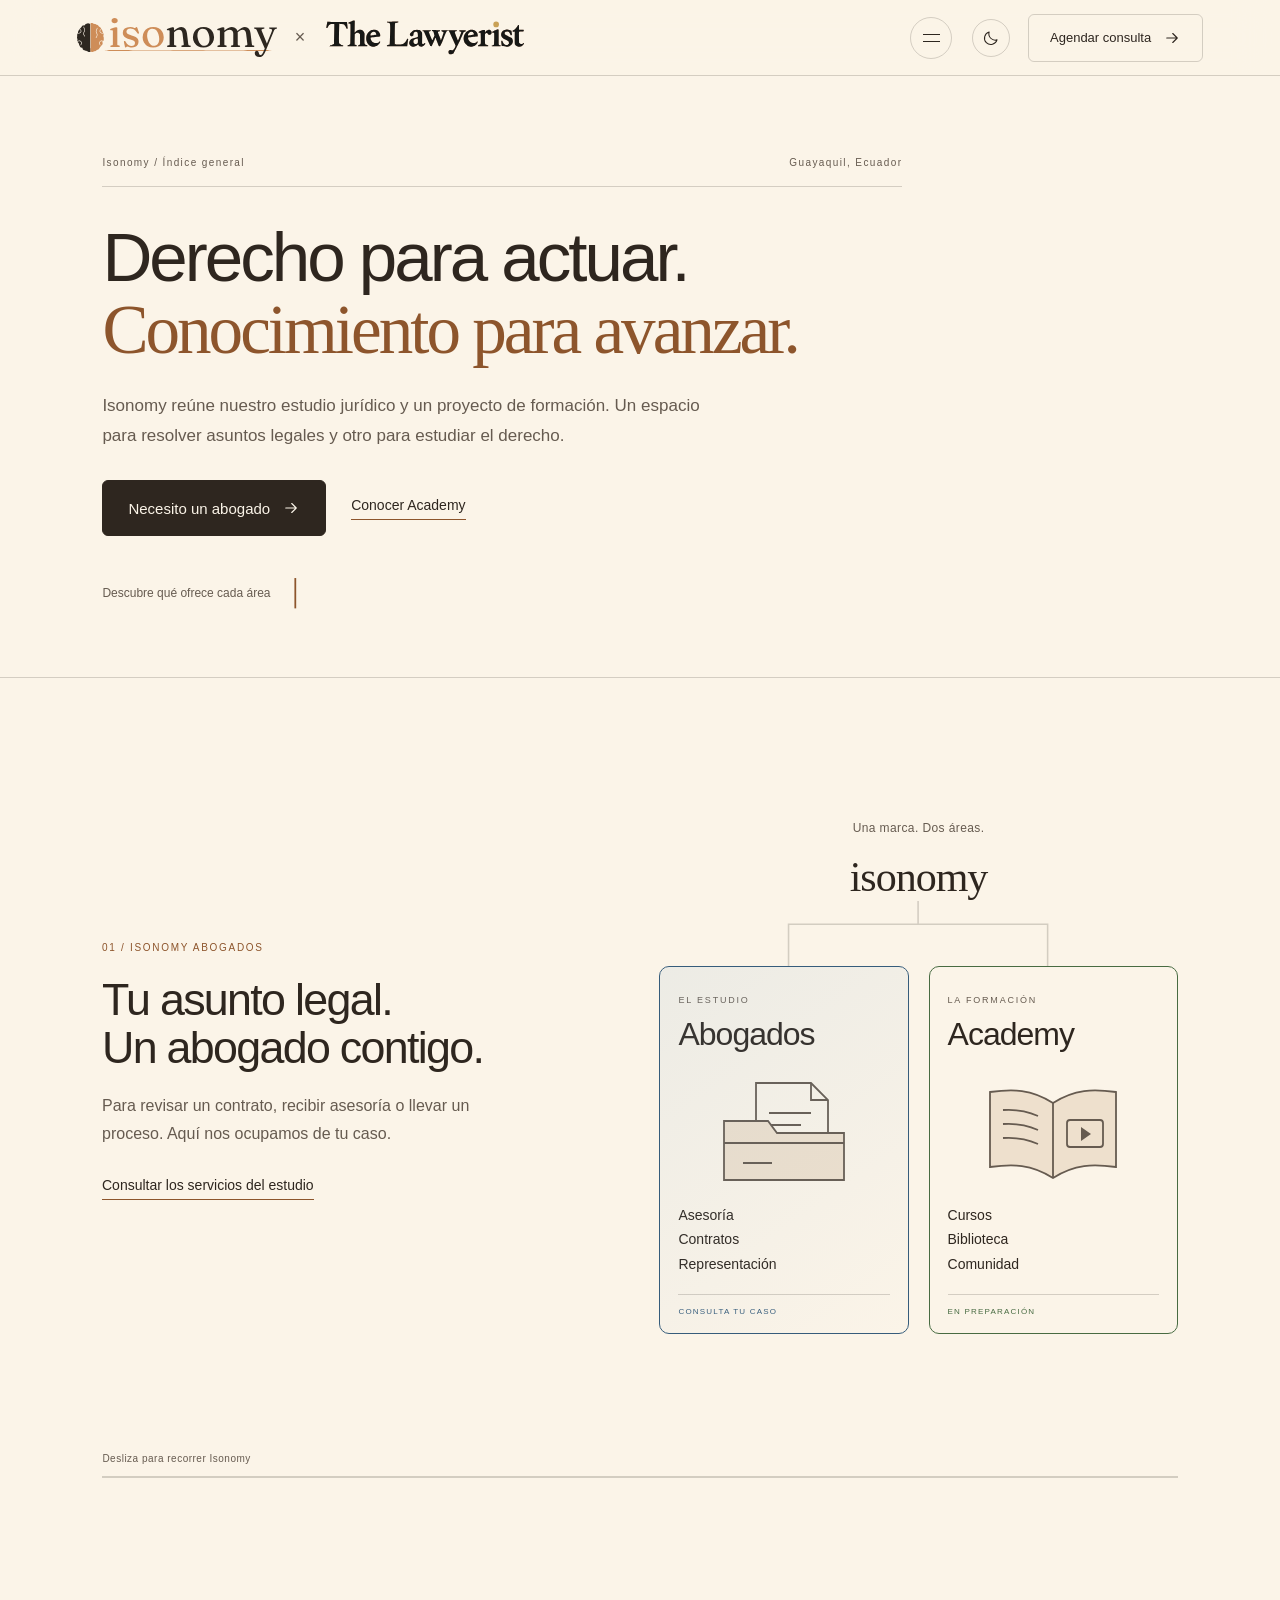
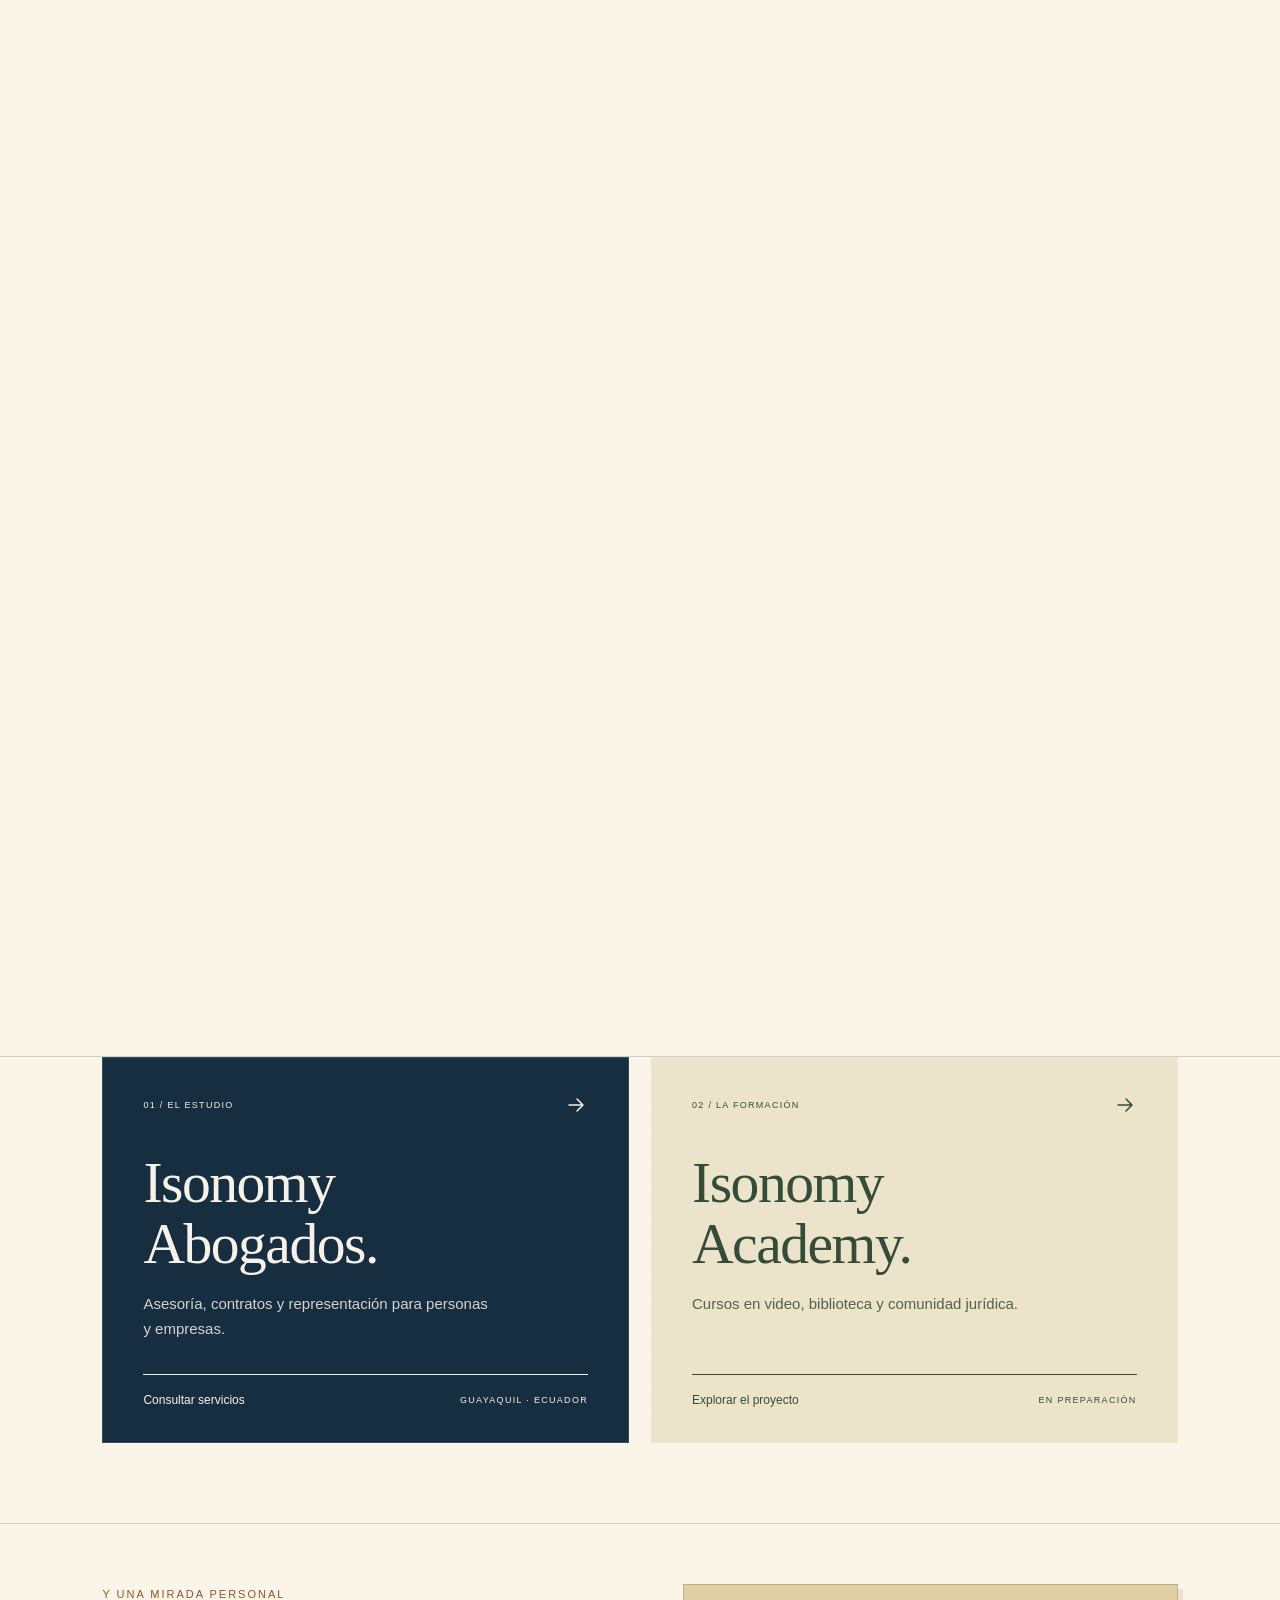
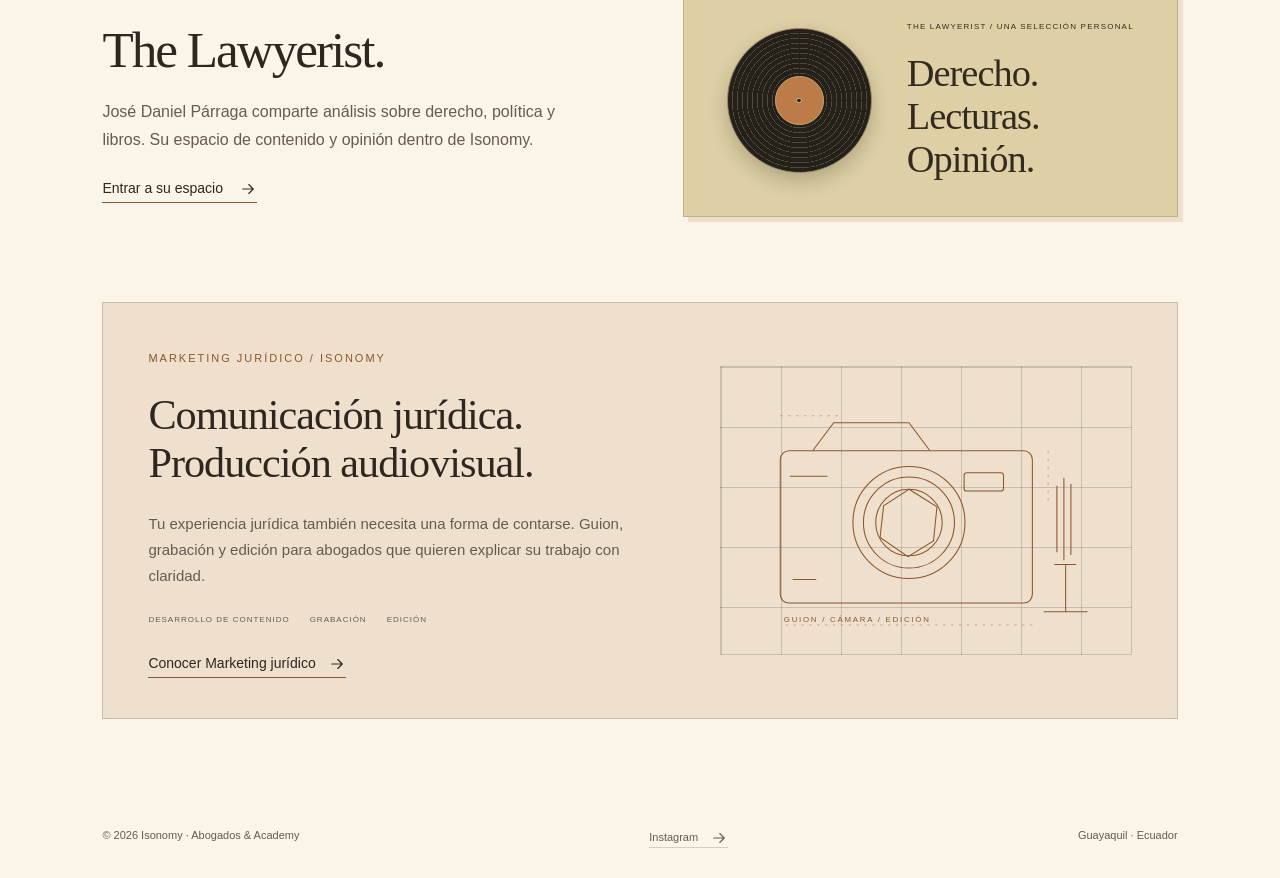
<file: index.html>
<!doctype html><html lang="es"><head><meta charset="utf-8"><meta name="viewport" content="width=device-width,initial-scale=1"><title>Isonomy · Abogados y Academy</title><meta name="description" content="Estudio jurídico en Guayaquil y proyecto de formación jurídica. Conoce Isonomy Abogados, Academy y The Lawyerist."><link rel="icon" href="/assets/favicon.png"><link rel="canonical" href="https://isonomy.ec/"><script>try{const t=localStorage.getItem('isonomy-theme');document.documentElement.dataset.theme=t==='light'||t==='dark'?t:(matchMedia('(prefers-color-scheme:dark)').matches?'dark':'light')}catch(e){}</script><style>
:root{--bg:#101213;--ink:#eff0ed;--muted:#9b9f9f;--copper:#bb9270}*{box-sizing:border-box}html{scroll-behavior:smooth}body{margin:0;background:var(--bg);color:var(--ink);font-family:Arial,Helvetica,sans-serif}a{color:inherit;text-decoration:none}nav{height:76px;position:fixed;inset:0 0 auto;z-index:20;padding:0 6%;display:flex;align-items:center;justify-content:space-between;background:#101213dc;backdrop-filter:blur(20px);border-bottom:1px solid #ffffff16}.brand{font-size:28px;letter-spacing:-1.7px;font-weight:600}.links{display:flex;gap:27px;align-items:center;font-size:12px}.button{display:inline-flex;align-items:center;justify-content:center;padding:14px 21px;border:1px solid #ffffff35;border-radius:6px;font-size:13px}.button.primary{background:var(--ink);color:var(--bg);border-color:var(--ink)}.scroll-story{height:340svh;position:relative}.stage{position:sticky;top:0;height:100svh;overflow:hidden;display:flex;align-items:center;justify-content:center;background:radial-gradient(ellipse at 65% 55%,#35302980,transparent 60%)}.stagecopy{position:absolute;left:8%;top:23%;width:45%;z-index:2}.eyebrow{font-size:11px;letter-spacing:2px;text-transform:uppercase;color:var(--copper)}h1{font-size:clamp(48px,6vw,88px);line-height:1.01;letter-spacing:-5px;margin:20px 0;font-weight:500}.stagecopy p{font-size:16px;line-height:1.7;max-width:350px;color:var(--muted)}.scene{position:absolute;left:53%;top:27%;width:36vw;height:36vw;max-height:470px;max-width:470px;perspective:1000px}.frame{position:absolute;inset:10%;border:1px solid #bb927085;transform:rotate(45deg);box-shadow:0 0 55px #bb92700a}.frame:nth-child(2){inset:20%;border-color:#eff0ed70}.frame:nth-child(3){inset:30%;background:#bb927018}.axis{position:absolute;width:1px;background:linear-gradient(transparent,#bb9270,transparent);height:140%;top:-20%;left:50%;transform:rotate(45deg)}.chapter{position:absolute;inset:0;display:flex;align-items:center;justify-content:center;pointer-events:none;text-align:center;opacity:0;z-index:3}.chapter h2{font-size:clamp(42px,6vw,86px);line-height:1.04;letter-spacing:-3px;font-weight:500;margin:20px 0}.chapter p{color:var(--muted);max-width:500px;margin:24px auto;line-height:1.8}.chapter span{color:var(--copper)}.progress{position:absolute;bottom:34px;left:8%;right:8%;display:flex;justify-content:space-between;font-size:10px;letter-spacing:1.5px;color:#a3a5a3}.progress-track{position:absolute;bottom:0;height:2px;width:100%;background:#ffffff10}.progress-track i{display:block;height:100%;width:0;background:var(--copper)}section[id]{scroll-margin-top:76px}.content{padding:110px 8%}.head{display:flex;justify-content:space-between;align-items:end;gap:45px;margin-bottom:60px}h2{font-size:clamp(36px,4.5vw,64px);line-height:1.1;letter-spacing:-2px;font-weight:500;margin:20px 0}.head p{max-width:350px;line-height:1.8;color:var(--muted);font-size:15px}.services{background:#ededE7;color:#1d2325}.services .head p,.services article p{color:#666d6d}.services article{padding:34px 0;border-top:1px solid #1d232526;display:grid;grid-template-columns:55px 1fr 1fr;gap:24px}.services article span{color:#8e6748;font-size:12px}h3{font-size:25px;font-weight:400;letter-spacing:-.8px;margin:0}.services article p{margin:0;font-size:14px;line-height:1.8}.about{display:grid;grid-template-columns:1fr 1fr;gap:10%;align-items:center}.about img{width:100%;max-height:620px;object-fit:contain}.about p{color:var(--muted);line-height:1.9;font-size:15px}.lawyerist{border-top:1px solid #ffffff16}.media-grid{display:grid;grid-template-columns:1fr 1fr;gap:40px}.video-box{display:grid;grid-template-columns:minmax(180px,290px) 1fr;gap:28px;align-items:center}.video-box video{width:100%;aspect-ratio:9/16;object-fit:contain;background:#000;border-radius:10px}.media-copy p{font-size:14px;line-height:1.8;color:var(--muted)}.social-list{display:flex;flex-direction:column;justify-content:center}.social-list a{padding:27px 0;border-bottom:1px solid #ffffff20;font-size:19px;line-height:1.5}.social-list a small{display:block;color:var(--copper);font-size:10px;letter-spacing:1.5px;margin-bottom:8px}.contact{background:#bb9270;color:#171b1d;padding:110px 8%;display:flex;justify-content:space-between;align-items:center;gap:40px}.contact p{line-height:1.7}.contact .eyebrow{color:#46382c}.contact .button{background:#171b1d;color:white;border:none}.contact h2{font-size:clamp(45px,6vw,85px)}footer{padding:30px 8%;display:flex;justify-content:space-between;gap:20px;color:var(--muted);font-size:11px}.reveal{transition:opacity .75s,transform .75s}.js .reveal.visible{opacity:1;transform:none}a:focus-visible{outline:2px solid var(--copper);outline-offset:5px}@media(max-width:850px){.links a:not(.button){display:none}.stagecopy{left:7%;top:18%;width:86%}h1{font-size:58px;letter-spacing:-3px}.scene{top:54%;left:25%;width:50vw;height:50vw}.stagecopy p{font-size:14px}.stagecopy .button{padding:11px 16px}.chapter{padding:0 7%}.chapter h2{font-size:48px}.chapter p{font-size:14px}.content{padding:75px 7%}.head{display:block;margin-bottom:40px}.services article{grid-template-columns:25px 1fr;gap:15px}.services article p{grid-column:2}.about{grid-template-columns:1fr;gap:40px}.about img{max-height:470px}.media-grid{grid-template-columns:1fr}.video-box{grid-template-columns:1fr}.video-box video{max-width:330px;margin:auto}.contact{display:block;padding:75px 7%}footer{flex-wrap:wrap}.scroll-story{height:300svh}}@media(prefers-reduced-motion:reduce){html{scroll-behavior:auto}.scroll-story{height:100svh}.chapter{display:none}.js .reveal{opacity:1;transform:none;transition:none}}

/* Identidad y continuidad — 07/10/2026 */
:root{--bg:#211e1b;--ink:#fcf7ec;--muted:#bbb3a8;--copper:#ce8d58}
nav{background:#211e1bef}.brand img{display:block;width:210px;height:auto}.scroll-story{height:340svh}.stage{background:radial-gradient(ellipse at 72% 50%,#51403265,transparent 65%)}.stage:after{content:"";position:absolute;inset:auto 0 0;height:160px;background:linear-gradient(transparent,var(--bg));pointer-events:none}.scene{top:30%;left:58%;width:32vw;height:32vw;max-width:470px;max-height:470px}.frame{border-color:#ce8d5855;box-shadow:none}.frame:nth-child(2){border-color:#fcf7ec60}.frame:nth-child(3){background:transparent}.frame span{position:absolute;top:-20px;left:12px;letter-spacing:2px;font-size:9px;color:var(--muted)}.thinking{position:absolute;inset:25%;width:50%;height:50%;object-fit:contain;opacity:.12;filter:drop-shadow(0 0 20px #ce8d5814)}.axis{opacity:.3}.scene-caption{position:absolute;bottom:-45px;width:100%;text-align:center;font-size:11px;letter-spacing:1px;color:var(--muted)}.personal-credit{display:block;margin-top:24px;color:var(--muted);font-size:11px;line-height:1.7}.chapter{inset:auto;left:8%;top:30%;width:46%;height:auto;text-align:left;display:block}.chapter h2{font-size:clamp(38px,4.7vw,70px)}.chapter p{margin:24px 0;max-width:400px}.progress-track{display:none}.services{background:var(--bg);color:var(--ink);padding-top:80px}.services .head p,.services article p{color:var(--muted)}.services article{border-color:#fcf7ec25}.services article span{color:var(--copper)}.about{position:relative;border-top:1px solid #fcf7ec16}.about img{height:auto;border-radius:3px}.mirror{transform:scaleX(-1)}.lawyerist{background:#f3e5b0;color:#29231c;border:0}.lawyerist .head p,.lawyerist .media-copy p{color:#625a46}.lawyerist .eyebrow,.lawyerist .social-list a small{color:#79532e}.lawyerist-logo{width:min(300px,75vw);height:auto;display:block;margin-bottom:24px}.lawyerist .social-list a{border-color:#29231c30}.contact{background:#29231c;color:var(--ink);border-top:1px solid #ce8d5850}.contact .eyebrow{color:var(--copper)}.contact .button{background:var(--ink);color:var(--bg)}
@media(max-width:850px){nav{height:70px;padding:0 7%}.brand img{width:160px}.links{gap:10px}.links .button{font-size:11px;padding:11px}.scroll-story{height:310svh}.stagecopy{top:15%;width:86%}h1{font-size:clamp(40px,8vw,58px);letter-spacing:-2px}.stagecopy p{max-width:330px}.personal-credit{margin-top:16px;font-size:10px}.scene{top:62%;left:32%;width:36vw;height:36vw}.scene-caption{bottom:-27px;font-size:9px}.chapter{left:7%;top:20%;width:86%;padding:0}.chapter h2{font-size:clamp(38px,7vw,52px)}.chapter p{max-width:350px}.frame span{font-size:7px;top:-15px}.thinking{inset:20%;width:60%;height:60%}.progress{font-size:8px;bottom:18px}.services{padding-top:60px}}
@media(prefers-reduced-motion:reduce){.scroll-story{height:100svh}.thinking{opacity:1}.frame,.axis{display:none}.chapter{display:none}}

/* Continuous document scroll and paired identity themes */
:root{color-scheme:dark;--line:#fcf7ec28;--nav:#211e1bef;--panel:#29231c;--law-bg:#29251d;--law-ink:#fcf7ec;--law-muted:#c8bca4;--accent:#ce8d58}
:root[data-theme="light"]{color-scheme:light;--bg:#fcf7ec;--ink:#29231c;--muted:#625b51;--copper:#8d552c;--line:#29231c30;--nav:#fcf7ecef;--panel:#f0e9dc;--law-bg:#f3e5b0;--law-ink:#29231c;--law-muted:#625a46;--accent:#9c6035}
nav{background:var(--nav);border-color:var(--line);gap:20px}.collaboration{display:flex;align-items:center;gap:22px;flex-shrink:0}.brand-separator{font-size:18px;color:var(--muted);font-weight:300}.theme-logo{display:block}.theme-logo img{display:block;width:100%;height:auto}.logo-light{display:none!important}[data-theme="light"] .logo-light{display:block!important}[data-theme="light"] .logo-dark{display:none!important}.isonomy-lockup{width:210px}.partner-brand .lawyerist-lockup{width:140px}.theme-toggle{width:38px;height:38px;border:1px solid var(--line);border-radius:50%;color:var(--ink);background:transparent;font-size:20px;cursor:pointer}.button{border-color:var(--line)}.button:focus-visible,.theme-toggle:focus-visible{outline:2px solid var(--copper);outline-offset:5px}.scroll-story{height:auto;overflow:clip}.story-row{position:relative;min-height:88svh;display:grid;grid-template-columns:1.15fr 1fr;align-items:center;gap:7%;padding:110px 8% 70px}.hero-row{min-height:100svh;padding-top:135px}.stagecopy{position:relative;left:auto;top:auto;width:auto}.scene{position:relative;left:auto;top:auto;width:100%;height:auto;aspect-ratio:1;max-width:470px;max-height:none;justify-self:center}.thinking{position:absolute;inset:25%;width:50%;height:50%;opacity:.24;filter:none}.frame{border-color:var(--line);transform:rotate(25deg)}.frame:nth-child(2){border-color:var(--muted)}.frame:nth-child(3){border-color:var(--copper);background:transparent}.process-copy h2{font-size:clamp(38px,4.5vw,68px)}.process-copy h2 span{color:var(--copper)}.process-copy p{max-width:430px;line-height:1.9;color:var(--muted);font-size:16px}.process-row{border-top:1px solid var(--line)}.scene-caption{bottom:-20px;color:var(--muted)}.scene-1 .thinking{opacity:.65}.scene-2 .thinking{opacity:1}.scene-2 .frame{opacity:.18}.services,.about,.contact{border-color:var(--line)}.services article{border-color:var(--line)}.contact{background:var(--panel)}.lawyerist{background:var(--law-bg);color:var(--law-ink)}.lawyerist .head p,.lawyerist .media-copy p{color:var(--law-muted)}.lawyerist .eyebrow,.lawyerist .social-list a small{color:var(--copper)}.lawyerist .social-list a{border-color:var(--line)}.lawyerist-logo .lawyerist-lockup{width:min(300px,75vw)}
@media(max-width:1150px){.links{gap:14px}.links>a:not(.button){display:none}.collaboration{gap:15px}}
@media(max-width:650px){nav{height:94px;padding:12px 6%;align-items:center;gap:10px}.collaboration{gap:10px;flex-wrap:wrap;max-width:215px}.isonomy-lockup{width:155px}.brand img{width:100%}.partner-brand .lawyerist-lockup{width:103px}.brand-separator{font-size:13px}.partner-brand{flex-basis:100%;margin-left:28px}.brand-separator{position:absolute;top:56px;left:6%}.links{gap:7px}.links .button{max-width:95px;font-size:10px;padding:10px;line-height:1.4}.theme-toggle{width:31px;height:31px;font-size:16px;flex-shrink:0}.story-row{min-height:auto;grid-template-columns:1fr;gap:45px;padding:75px 7%}.hero-row{padding-top:145px}.stagecopy{top:auto;left:auto;width:auto}.scene{top:auto;left:auto;width:min(70vw,320px);margin:0 auto 20px}.process-copy h2{font-size:38px}.process-copy p{font-size:14px}.scene-caption{font-size:10px;bottom:-17px}.thinking{inset:25%;width:50%;height:50%}section[id]{scroll-margin-top:94px}.content{padding:75px 7%}}
@media(prefers-reduced-motion:reduce){.scroll-story{height:auto}.frame{display:block;transform:none!important}.thinking{opacity:1}.scene{transform:none!important}}
.video-gallery{display:grid;grid-template-columns:repeat(3,minmax(0,1fr));gap:42px 32px}.video-card video{width:100%;aspect-ratio:9/16;object-fit:contain;border-radius:8px;background:#000}.video-card .eyebrow{margin:20px 0 12px}.video-card h3{font-size:22px;line-height:1.35}.video-note{margin:45px 0 20px;color:var(--law-muted);font-size:13px;line-height:1.8}.lawyerist .social-list{display:grid;grid-template-columns:1fr 1fr;gap:0 35px}.lawyerist .social-list a{font-size:16px}@media(max-width:850px){.video-gallery{grid-template-columns:repeat(2,minmax(0,1fr));gap:32px 20px}}@media(max-width:550px){.video-gallery{grid-template-columns:1fr}.video-card{max-width:330px;margin:auto;width:100%}.lawyerist .social-list{grid-template-columns:1fr}.video-card h3{font-size:21px}}
/* Inmersión: un gráfico compartido, textos que recorren la página */
.collaboration{gap:18px}.isonomy-lockup{width:200px}.partner-brand .lawyerist-lockup{width:205px}.brand img{width:100%}.links{gap:18px}.link-icon{width:18px;height:18px;flex-shrink:0;vertical-align:middle;margin-left:12px;transition:transform .25s}.button:hover .link-icon,.social-list a:hover .link-icon{transform:translateX(3px)}
.scroll-story{display:grid;grid-template-columns:1.1fr 1fr;position:relative;overflow:visible;padding:0 8%;gap:5%;height:auto}.story-narrative{grid-column:1;grid-row:1;min-width:0}.story-row{display:flex;min-height:105svh;padding:125px 0 75px;gap:0;align-items:center}.hero-row{min-height:105svh}.process-row{border:none}.stagecopy,.process-copy{width:100%;position:relative}.stagecopy p{max-width:440px;font-size:16px}.stagecopy h1{font-size:clamp(40px,4.4vw,68px);letter-spacing:-2.6px;line-height:1.06}.process-copy h2{font-size:clamp(36px,4vw,60px)}.personal-credit{font-size:12px;max-width:360px}.visual-stage{grid-column:2;grid-row:1;position:sticky;top:0;height:100svh;display:flex;align-items:center;justify-content:center;align-self:start;overflow:hidden;pointer-events:none}.scene{width:100%;max-width:470px;margin:0;will-change:transform}.frame{transition:none}.thinking{opacity:1}.scene-caption{line-height:1.7;bottom:-25px;letter-spacing:.4px;font-size:11px}.lawyerist .head p{max-width:430px}.social-list .link-icon{width:16px}.services{padding-top:80px;border-top:1px solid var(--line)}
@media(max-width:1150px){.collaboration{gap:14px}.isonomy-lockup{width:180px}.partner-brand .lawyerist-lockup{width:185px}}
@media(max-width:650px){nav{height:102px;padding:10px 6%;gap:10px}.collaboration{display:grid;grid-template-columns:14px 1fr;gap:8px 5px;max-width:none;flex-shrink:1}.brand{grid-column:2;grid-row:1}.isonomy-lockup{width:155px}.partner-brand{grid-column:2;grid-row:2;margin:0}.partner-brand .lawyerist-lockup{width:158px}.brand-separator{position:static;grid-column:1;grid-row:2;font-size:12px}.links{gap:8px}.links .button{font-size:11px;max-width:none;padding:10px 12px;white-space:nowrap}.links .button .link-icon{display:none}.theme-toggle{width:30px;height:30px}.scroll-story{display:grid;grid-template-columns:1fr;padding:0 7%;gap:0}.story-narrative{grid-column:1;grid-row:1}.visual-stage{grid-column:1;grid-row:1;top:102px;height:34svh;z-index:4;background:linear-gradient(var(--bg) 88%,transparent);align-items:center;padding:15px 0 30px}.scene{width:min(58vw,260px);max-width:260px}.scene-caption{bottom:-12px;font-size:9px}.frame span{font-size:7px}.story-row{min-height:105svh;padding:calc(34svh + 125px) 0 50px;align-items:center}.hero-row{min-height:110svh}.stagecopy h1{font-size:38px;letter-spacing:-1.5px}.stagecopy p,.process-copy p{font-size:14px;line-height:1.75}.process-copy h2{font-size:36px}.personal-credit{margin-top:16px;font-size:11px}.button{padding:13px 16px}.services{padding-top:60px}section[id]{scroll-margin-top:102px}}
@media(prefers-reduced-motion:reduce){.scroll-story{display:block}.visual-stage{display:none}.story-row{min-height:auto;padding:140px 0 65px}.process-row{padding-top:35px}.frame{transform:none!important}}

.film-preview{position:relative;aspect-ratio:4/5;background:#171815;border-radius:8px;overflow:hidden}.film-preview video{position:absolute;inset:0;width:100%;height:100%;aspect-ratio:auto;object-fit:contain;visibility:hidden}.film-cover{position:absolute;inset:0;width:100%;height:100%;border:0;padding:0;cursor:pointer;text-align:left;background:#171815;color:#fcf7ec;font-family:inherit}.film-cover>img{width:100%;height:100%;object-fit:cover;object-position:50% 28%;transition:transform .45s;filter:brightness(.9)}.film-cover:after{content:"";position:absolute;inset:0;background:linear-gradient(#15171255,transparent 28%,#17181550 48%,#171815ed 80%)}.film-brand{position:absolute;z-index:1;left:23px;top:22px;font-family:Georgia,serif;font-size:20px;letter-spacing:-.5px}.film-brand>span{display:inline-block;width:5px;height:5px;background:#ce8d58;border-radius:50%;margin-left:3px}.film-title{position:absolute;z-index:1;left:23px;right:23px;bottom:86px;font-size:clamp(22px,2.3vw,30px);line-height:1.15;font-weight:500;letter-spacing:-.8px}.film-play{position:absolute;z-index:1;bottom:23px;left:23px;width:40px;height:40px;border:1px solid #fcf7ec65;border-radius:50%;display:grid;place-items:center}.film-play svg{width:20px;height:20px}.film-caption{position:absolute;bottom:38px;left:76px;z-index:1;font-size:9px;letter-spacing:1.8px}.film-cover:hover>img{transform:scale(1.035)}.film-cover:focus-visible{outline:2px solid #ce8d58;outline-offset:-4px}.film-preview.is-playing video{visibility:visible}.film-preview.is-playing .film-cover{display:none}.sr-only{position:absolute;width:1px;height:1px;padding:0;margin:-1px;overflow:hidden;clip:rect(0,0,0,0);white-space:nowrap;border:0}.video-gallery{gap:26px}.video-card{min-width:0}@media(prefers-reduced-motion:reduce){.film-cover>img{transition:none}.film-cover:hover>img{transform:none}}@media(max-width:550px){.film-title{font-size:27px}}
.film-cover>img.mirror{transform:scaleX(-1);object-position:50% 38%}.film-cover:hover>img.mirror{transform:scaleX(-1) scale(1.035)}
/* Revision 4: causal scroll composition and clear topic covers */
html{--nav-height:76px}.theme-toggle{display:grid;place-items:center}.theme-toggle svg{width:18px;height:18px;stroke:currentColor;stroke-width:1.4;stroke-linecap:round;stroke-linejoin:round}.theme-moon{display:none}[data-theme="light"] .theme-sun{display:none}[data-theme="light"] .theme-moon{display:block}
.scroll-story{overflow:visible}.story-narrative{z-index:2}.visual-stage{top:var(--nav-height);height:calc(100svh - var(--nav-height));overflow:visible;background:none;padding:0;z-index:1}.scene{width:100%;max-width:540px;aspect-ratio:1;transform:none!important;margin:0;position:relative}.method-drawing{position:absolute;inset:0;width:100%;height:100%;color:var(--muted);overflow:visible}.scene .thinking{inset:35%;width:30%;height:30%;opacity:0;transform-origin:center}.method-network,.method-route,.route-end{opacity:0}.method-label{position:absolute;top:6%;width:100%;text-align:center;font-size:9px;letter-spacing:2px;color:var(--copper)}.scene-caption{bottom:5%;font-size:11px;letter-spacing:.2px}.story-row{border:0;min-height:95svh;padding:100px 0 70px}.hero-row{min-height:100svh;padding-top:135px}.process-row{min-height:90svh}.process-copy h2{font-size:clamp(36px,4.4vw,66px)}
.film-preview{aspect-ratio:4/5;border-radius:8px;box-shadow:0 1px 0 #ffffff0a}.film-cover{background:#eee3c5;color:#29231c}.film-cover>img{height:65%;position:absolute;top:0;left:0;object-fit:contain;object-position:center;filter:none;transform:none!important}.film-cover:after{display:none}.film-title{color:#29231c;left:24px;right:24px;bottom:76px;font-size:clamp(21px,2vw,29px);line-height:1.1;letter-spacing:-.7px}.film-brand{width:145px;top:20px;left:24px;font-size:0}.film-brand .logo-dark{display:none!important}.film-brand .logo-light{display:block!important}.film-play{width:34px;height:34px;left:24px;bottom:24px;border-color:#29231c55}.film-play svg{width:17px;height:17px}.film-caption{left:73px;bottom:34px;font-size:9px;letter-spacing:1.5px}.film-preview video{background:#111;object-fit:contain}.video-gallery{grid-template-columns:repeat(3,minmax(0,1fr));gap:24px}
@media(max-width:950px){.video-gallery{grid-template-columns:repeat(2,minmax(0,1fr))}.film-title{font-size:26px}}
@media(max-width:650px){nav{height:auto;min-height:94px;padding:12px 5%;gap:8px}.isonomy-lockup{width:142px}.partner-brand .lawyerist-lockup{width:146px}.links .button{padding:11px 10px;font-size:10px}.collaboration{gap:8px 3px}.theme-toggle{width:29px;height:29px}.links{gap:6px}.scroll-story{display:flex;flex-direction:column;padding:0 7%;gap:0}.story-narrative{display:contents}.story-row{min-height:auto;padding:56px 0 64px;order:2;display:block}.hero-row{order:0;padding-top:calc(var(--nav-height) + 50px);padding-bottom:20px;min-height:auto}.visual-stage{order:1;position:sticky;top:var(--nav-height);height:min(84vw,350px);min-height:0;width:calc(100% + 16.4%);align-self:stretch;aspect-ratio:auto;z-index:3;padding:0;margin:0 -8.2%;background:var(--bg);overflow:visible;display:grid;place-items:center;justify-items:center;border-bottom:1px solid var(--line)}.scene{width:min(72vw,310px);max-width:310px;margin:0;height:auto;aspect-ratio:1}.method-label{top:8%;font-size:7px;letter-spacing:1.4px}.scene-caption{bottom:7%;font-size:9px}.process-row{padding-top:50px;padding-bottom:95px}.process-copy h2{font-size:38px}.process-copy p{font-size:15px}.stagecopy h1{font-size:43px;letter-spacing:-1.8px}.stagecopy p{font-size:15px}.services{padding-top:60px}.film-title{font-size:27px}.video-gallery{grid-template-columns:1fr;gap:22px}.film-preview{aspect-ratio:4/5}.film-cover>img{height:63%}.film-brand{width:160px}section[id]{scroll-margin-top:var(--nav-height)}}
@media(max-width:360px){.isonomy-lockup{width:124px}.partner-brand .lawyerist-lockup{width:128px}.links .button{font-size:9px;padding:9px 7px}.theme-toggle{width:26px;height:26px}.stagecopy h1{font-size:38px}}
@media(prefers-reduced-motion:reduce){.visual-stage{position:relative;top:auto;display:grid}.method-network,.method-route,.route-end{stroke-dashoffset:0!important}.story-row{min-height:auto}.scene *{transition:none}.scroll-story{overflow:visible}}

/* Arquitectura Isonomy: práctica, conocimiento y voz personal */
.gateway{padding-top:150px;padding-bottom:80px}.gateway-heading{max-width:1000px}.gateway h1{font-size:clamp(45px,6.5vw,96px);letter-spacing:-4px;line-height:1.03;margin:24px 0 28px}.gateway h1 em{font-family:Georgia,serif;font-weight:400;color:var(--copper)}.gateway-heading>p{max-width:580px;font-size:18px;line-height:1.65;color:var(--muted)}.gateway-doors{display:grid;grid-template-columns:1fr 1fr;margin-top:60px;border-top:1px solid var(--line);border-bottom:1px solid var(--line)}.area-door{padding:30px 34px 30px 0;position:relative}.area-door+ .area-door{padding-left:40px;border-left:1px solid var(--line)}.door-index,.editorial-heading{font-size:10px;letter-spacing:1.7px;color:var(--muted)}.area-door h2{font-family:Georgia,serif;font-size:clamp(34px,4vw,55px);letter-spacing:-1.5px;margin:24px 0 18px}.door-dot{color:var(--copper)}.area-door p{max-width:310px;line-height:1.7;font-size:15px;color:var(--muted)}.door-action{display:flex;align-items:center;justify-content:space-between;gap:14px;margin-top:30px;font-size:12px}.door-action>span:not(.status){font-size:24px;color:var(--copper)}.area-door:hover{background:var(--panel)}.gateway-personal{display:inline-block;margin-top:24px;color:var(--muted);font-size:12px;line-height:1.7}.status{display:inline-block;border:1px solid var(--line);border-radius:30px;padding:7px 11px;font-size:10px;color:var(--muted);letter-spacing:.3px}.academy{background:var(--panel);border-top:1px solid var(--line);border-bottom:1px solid var(--line)}.academy .head p{max-width:430px}.academy-grid{display:grid;grid-template-columns:repeat(3,1fr);gap:35px}.academy-grid article{border-top:1px solid var(--line);padding:20px 0}.academy-number{font-size:11px;color:var(--copper)}.academy-grid h3{font-family:Georgia,serif;font-size:32px;margin:25px 0 18px}.academy-grid p{font-size:14px;line-height:1.8;color:var(--muted);min-height:105px}.academy-note{font-size:12px;line-height:1.7;color:var(--muted);margin:45px 0 0;max-width:700px}.library-art,.course-art,.community-art{height:140px;margin:25px 0;position:relative;display:flex;align-items:end;justify-content:center;gap:8px;color:var(--copper)}.library-art i{display:block;width:25px;height:90px;border:1px solid var(--muted);border-radius:1px;position:relative}.library-art i:before{content:'';position:absolute;left:5px;right:5px;top:12px;border-top:1px solid var(--copper)}.library-art i:nth-child(2){height:112px}.library-art i:nth-child(3){height:102px;background:var(--copper);opacity:.6}.library-art i:last-child{transform:rotate(-12deg);transform-origin:bottom;height:104px}.course-art{align-items:center;flex-direction:column;border:1px solid var(--line);max-width:230px;margin-left:auto;margin-right:auto;font-size:10px;letter-spacing:2px}.course-art svg{width:40px;height:40px;margin-top:15px}.community-art{align-items:center}.community-art i{position:absolute;border:1px solid var(--muted);width:95px;height:95px;border-radius:50%;left:calc(50% - 65px)}.community-art i:nth-child(2){left:calc(50% - 30px);border-color:var(--copper)}.community-art i:nth-child(3){width:8px;height:8px;background:var(--copper);border:0;left:calc(50% - 4px);top:calc(50% - 4px)}.community-art span{position:absolute;bottom:0;font-size:9px;letter-spacing:2px}.lawyerist .head p{max-width:430px}.editorial-heading{display:flex;justify-content:space-between;gap:20px;margin:15px 0 25px;padding-top:25px;border-top:1px solid var(--line)}.film-cover{background:#211e1b;color:#fcf7ec}.film-cover>img{height:100%;object-fit:cover;object-position:center;filter:none;transform:none!important}.film-cover:after{display:block;background:linear-gradient(180deg,#17141090 0%,transparent 35%,#17141040 48%,#171410ed 100%)}.film-title{color:#fcf7ec;font-size:clamp(23px,2.2vw,32px);bottom:85px}.film-brand{width:165px}.film-brand .logo-dark{display:block!important}.film-brand .logo-light{display:none!important}.film-play{border-color:#fcf7ec80;width:38px;height:38px}.film-caption{left:78px;bottom:36px}.film-preview{border-radius:5px}.film-cover:hover>img{transform:scale(1.025)!important}.channel-grid{display:grid;grid-template-columns:repeat(3,1fr);gap:25px}.channel-grid>*{padding:28px 24px;border:1px solid var(--line)}.channel-grid small{font-size:10px;letter-spacing:2px;color:var(--copper)}.channel-grid h3{font-family:Georgia,serif;font-size:27px;margin:25px 0 16px}.channel-grid p{font-size:14px;line-height:1.8;color:var(--law-muted)}.channel-grid a>span{font-size:12px;display:block;margin-top:25px}.channels-heading{margin-top:60px}.lawyerist .social-list{margin-top:25px}.about img{max-height:470px}.links>a:not(.button){font-size:11px;white-space:nowrap}
@media(max-width:1150px){.links>a:not(.button){display:none}}
@media(max-width:650px){.gateway{padding-top:calc(var(--nav-height) + 45px);padding-bottom:55px}.gateway h1{font-size:46px;letter-spacing:-2px}.gateway-heading>p{font-size:16px}.gateway-doors{grid-template-columns:1fr;margin-top:35px}.area-door{padding:25px 0}.area-door+ .area-door{padding:25px 0;border-left:0;border-top:1px solid var(--line)}.area-door h2{font-size:39px}.area-door h2 br{display:block}.academy-grid,.channel-grid{grid-template-columns:1fr}.academy-grid{gap:10px}.academy-grid article{display:grid;grid-template-columns:1fr 110px;column-gap:12px}.academy-number{grid-column:1}.academy-grid h3{grid-column:1;grid-row:2;margin:18px 0}.academy-grid p{grid-column:1/-1;min-height:0}.academy-grid .status{justify-self:start;grid-column:1/-1}.library-art,.course-art,.community-art{grid-column:2;grid-row:1/3;width:110px;height:100px;margin:0;transform:scale(.75);transform-origin:center}.editorial-heading{line-height:1.6}.editorial-heading span:last-child{display:none}.film-title{font-size:27px}.film-preview{aspect-ratio:4/5}.film-cover>img{height:100%}.gateway-personal{font-size:12px}}

/* Review: clear routes, accessible mobile navigation and editorial portraits. */
.practice-title{font-size:clamp(40px,4.4vw,68px);letter-spacing:-2.6px;line-height:1.06}
.gateway{position:relative}.gateway:before{content:'';position:absolute;right:8%;top:140px;width:95px;height:95px;border-top:1px solid var(--copper);border-right:1px solid var(--copper);opacity:.5;pointer-events:none}.gateway-heading{position:relative}.gateway h1{max-width:1050px}.gateway-personal{border-bottom:1px solid var(--line);padding-bottom:7px}.gateway-personal:hover{color:var(--ink)}
.menu-toggle{display:none}.video-filters{display:flex;flex-wrap:wrap;gap:8px;margin:0 0 30px}.video-filters button{font:inherit;font-size:12px;padding:10px 17px;border:1px solid var(--line);border-radius:24px;background:transparent;color:var(--law-ink);cursor:pointer}.video-filters button[aria-pressed=true]{background:var(--law-ink);color:var(--law-bg)}button:focus-visible{outline:2px solid var(--copper);outline-offset:4px}.video-card[hidden]{display:none}.film-cover>img{object-position:50% 30%}.film-brand{width:min(165px,60%)}.film-title{font-size:clamp(22px,2vw,30px)}
@media(max-width:1150px){nav{flex-wrap:wrap}.menu-toggle{display:flex;flex-direction:column;gap:6px;justify-content:center;align-items:center;width:42px;height:42px;background:transparent;border:1px solid var(--line);border-radius:50%;color:var(--ink);margin-left:auto}.menu-toggle span{display:block;width:17px;height:1px;background:currentColor}.links>a:not(.button){display:none}nav.menu-open .links{position:absolute;top:100%;left:0;right:0;padding:22px 7%;background:var(--bg);border-bottom:1px solid var(--line);display:flex;flex-wrap:wrap;gap:22px}nav.menu-open .links>a:not(.button){display:block;font-size:15px}.collaboration{flex-shrink:0}}
@media(max-width:650px){.gateway:before{display:none}nav{height:94px;flex-wrap:nowrap}.collaboration{gap:6px 3px}.links{gap:0}.links>.button{display:none}.menu-toggle{width:32px;height:32px;flex-shrink:0}.theme-toggle{width:30px;height:30px}nav.menu-open .links>.button{display:inline-flex}nav.menu-open .theme-toggle{display:none}.practice-title{font-size:39px;letter-spacing:-1.5px}.video-card{max-width:440px}.film-title{font-size:28px}.gateway h1{font-size:clamp(38px,10.5vw,54px)}.film-cover>img{height:100%}.about img{max-height:350px}.editorial-heading span:first-child{display:block}}

/* Separate destinations, longer reading and explicit service scope. */
.page-intro{padding:155px 8% 75px;max-width:1400px;margin:auto}.breadcrumb{display:inline-block;color:var(--muted);font-size:12px;margin-bottom:40px;border-bottom:1px solid var(--line);padding-bottom:6px}.page-intro h1{font-size:clamp(44px,6vw,82px);letter-spacing:-3px;max-width:950px;line-height:1.06}.page-intro .intro-text{font-size:19px;line-height:1.75;color:var(--muted);max-width:750px}.page-intro .status{margin-top:15px}.section-jump{display:flex;gap:12px;flex-wrap:wrap;margin-top:30px}.section-jump a{padding:10px 0;margin-right:18px;border-bottom:1px solid var(--line);font-size:13px}.reading-section{padding:80px 8%;border-top:1px solid var(--line)}.reading-section .section-head{display:grid;grid-template-columns:1fr 1fr;gap:7%;align-items:start;margin-bottom:45px}.reading-section h2{font-size:clamp(34px,4vw,55px);margin-top:12px}.reading-section p{font-size:16px;line-height:1.85;color:var(--muted);max-width:720px}.reading-section h3{font-size:25px;margin:0 0 15px}.detail-grid{display:grid;grid-template-columns:1fr 1fr;gap:40px 65px}.detail-grid article{padding-top:25px;border-top:1px solid var(--line)}.detail-grid p{font-size:15px}.detail-grid ul{padding-left:18px;line-height:1.85;font-size:14px;color:var(--muted)}.plain-list{list-style:none;padding:0;counter-reset:step}.plain-list li{display:grid;grid-template-columns:50px 1fr;gap:15px;padding:25px 0;border-top:1px solid var(--line);counter-increment:step}.plain-list li:before{content:'0' counter(step);font-size:12px;color:var(--copper)}.plain-list strong{font-size:21px;font-weight:400}.plain-list p{font-size:15px;margin:10px 0 0}.faq{max-width:950px}.faq details{border-top:1px solid var(--line);padding:22px 0}.faq summary{font-size:19px;cursor:pointer;line-height:1.5}.faq details p{font-size:15px}.page-note{padding:30px;border-left:2px solid var(--copper);background:var(--panel);margin-top:30px}.page-note p{margin:0}.reading-section.tinted{background:var(--panel)}.gateway h1{max-width:1000px}.gateway-context{max-width:730px;padding:20px 0;color:var(--muted);line-height:1.85}.gateway-doors .area-door h2 br{display:block}.page-intro+.scroll-story .hero-row{min-height:80svh;padding-top:60px}.links a[aria-current=page]{color:var(--copper);text-decoration:underline;text-underline-offset:6px}footer a{border-bottom:1px solid var(--line)}
@media(max-width:650px){.page-intro{padding:135px 7% 50px}.page-intro h1{font-size:43px;letter-spacing:-1.8px}.page-intro .intro-text{font-size:17px}.breadcrumb{margin-bottom:28px}.reading-section{padding:55px 7%}.reading-section .section-head,.detail-grid{grid-template-columns:1fr;gap:22px}.reading-section .section-head{margin-bottom:25px}.reading-section p{font-size:15px}.detail-grid{gap:30px}.reading-section h2{font-size:36px}.plain-list li{grid-template-columns:30px 1fr}.page-note{padding:20px}.page-intro+.scroll-story .hero-row{min-height:auto;padding-top:35px}.faq summary{font-size:18px}}

.personal-nav .personal-wordmark{display:block;width:260px;max-width:65%}.personal-wordmark .theme-logo{display:block;width:100%}.personal-wordmark img{width:100%;height:auto}.personal-site .lawyerist{padding-top:170px}.personal-site .lawyerist h1{font-family:Georgia,serif;font-size:clamp(42px,5vw,76px);font-weight:400;line-height:1.08;letter-spacing:-2px}.personal-site .lawyerist-logo{display:none}.personal-site .section-jump{margin:30px 0 65px}.personal-site #videos,.personal-site #publicaciones{scroll-margin-top:140px}.personal-site .eyebrow{color:#b49a51}.personal-site .film-brand{color:inherit}.home-personal{padding:65px 8%;border-top:1px solid var(--line)}.home-personal h2{font-family:Georgia,serif;font-weight:400;font-size:clamp(38px,5vw,62px);margin:18px 0}.home-personal p{max-width:680px;line-height:1.8;color:var(--muted);margin-bottom:30px}@media(max-width:650px){.personal-site .lawyerist{padding-top:135px}.personal-nav .personal-wordmark{width:215px}.personal-site .lawyerist h1{font-size:43px}.personal-site .section-jump{margin-bottom:45px}}
</style><link rel="stylesheet" href="/assets/page-identities.css?v=2"><link rel="stylesheet" href="/assets/typography.css?v=2"><link rel="stylesheet" href="/assets/editorial-layout.css?v=1"><link rel="stylesheet" href="/assets/meaningful-scroll.css?v=3"><link rel="stylesheet" href="/assets/art-directions.css?v=2"><link rel="stylesheet" href="/assets/site-navigation.css?v=1"></head><body class="page-home"><nav><div class="collaboration"><a class="brand" href="/" aria-label="Isonomy, inicio"><span class="theme-logo isonomy-lockup"><img class="logo-dark" src="/assets/brand-1bfff3ba1e45.svg" alt="Isonomy"><img class="logo-light" src="/assets/brand-79583df23917.svg" alt="Isonomy"></span></a><span class="brand-separator" aria-hidden="true">×</span><a class="partner-brand" href="/the-lawyerist/" aria-label="The Lawyerist, marca personal de José Daniel Párraga"><span class="theme-logo lawyerist-lockup"><img class="logo-dark" src="/assets/brand-9d007f1f7aeb.svg" alt="The Lawyerist"><img class="logo-light" src="/assets/brand-e1b86bc1aedf.svg" alt="The Lawyerist"></span></a></div><button class="menu-toggle" type="button" aria-label="Abrir menú" aria-expanded="false" aria-controls="site-links"><span></span><span></span></button><div class="links" id="site-links"><a href="/">Home</a><a href="/abogados/">Isonomy Abogados</a><a href="/academy/">Academy</a><a href="/marketing-juridico/">Marketing jurídico</a><a href="/the-lawyerist/">The Lawyerist</a><button class="theme-toggle" type="button" aria-label="Cambiar a modo claro" title="Cambiar a modo claro"><svg class="theme-sun" viewBox="0 0 24 24" fill="none" aria-hidden="true"><circle cx="12" cy="12" r="3.5"/><path d="M12 2v2m0 16v2M2 12h2m16 0h2M5 5l1.4 1.4m11.2 11.2L19 19M5 19l1.4-1.4M17.6 6.4L19 5"/></svg><svg class="theme-moon" viewBox="0 0 24 24" fill="none" aria-hidden="true"><path d="M20 14.5A8.5 8.5 0 019.5 4 8.5 8.5 0 1020 14.5z"/></svg></button><a class="button" href="/abogados/#contacto">Agendar consulta<svg class="link-icon" viewBox="0 0 24 24" fill="none" aria-hidden="true"><path d="M5 12h14M13 6l6 6-6 6" stroke="currentColor" stroke-width="1.5" stroke-linecap="round" stroke-linejoin="round"/></svg></a></div></nav><main>
<section class="portal-hero portal-hero-simple" id="inicio"><div class="portal-copy"><div class="home-edition"><span>Isonomy / Índice general</span><span>Guayaquil, Ecuador</span></div><h1>Derecho para actuar.<br><em>Conocimiento para avanzar.</em></h1><p>Isonomy reúne nuestro estudio jurídico y un proyecto de formación. Un espacio para resolver asuntos legales y otro para estudiar el derecho.</p><div class="hero-actions"><a class="button primary" href="/abogados/">Necesito un abogado <svg class="link-icon" viewBox="0 0 24 24" fill="none" aria-hidden="true"><path d="M5 12h14m-6-6 6 6-6 6" stroke="currentColor" stroke-width="1.5" stroke-linecap="round" stroke-linejoin="round"/></svg></a><a class="text-link" href="/academy/">Conocer Academy</a></div><a class="scroll-invitation" href="#recorrido">Descubre qué ofrece cada área <span aria-hidden="true">│</span></a></div></section>
<section class="identity-story" id="recorrido" aria-label="Qué es Isonomy">
<div class="identity-stage">
<div class="identity-copy-window"><div class="identity-copy-track">
<article class="identity-chapter"><span class="eyebrow">01 / Isonomy Abogados</span><h2>Tu asunto legal.<br>Un abogado contigo.</h2><p>Para revisar un contrato, recibir asesoría o llevar un proceso. Aquí nos ocupamos de tu caso.</p><a class="text-link" href="/abogados/">Consultar los servicios del estudio</a></article>
<article class="identity-chapter"><span class="eyebrow">02 / Isonomy Academy</span><h2>El derecho también<br>se aprende.</h2><p>Estamos preparando cursos, una biblioteca y una comunidad para estudiar y compartir conocimiento jurídico.</p><a class="text-link" href="/academy/">Conocer el proyecto Academy</a></article>
</div></div>
<div class="identity-map"><div class="map-heading">Una marca. Dos áreas.</div><div class="map-parent">isonomy</div>
<svg class="map-connectors" viewBox="0 0 500 70" preserveAspectRatio="none" fill="none" aria-hidden="true"><path d="M250 0V25H125V70M250 25H375V70" stroke="var(--line)" stroke-width="1.5"/><path class="map-route map-route-practice" d="M250 0V25H125V70" stroke="var(--study-accent)" stroke-width="2"/><path class="map-route map-route-academy" d="M250 0V25H375V70" stroke="var(--academy-accent)" stroke-width="2"/></svg>
<div class="map-branches">
<div class="map-branch map-study"><span class="branch-kicker">EL ESTUDIO</span><h3>Abogados</h3><svg viewBox="0 0 180 130" fill="none" aria-hidden="true" stroke="currentColor" stroke-width="1.8"><g class="map-documents"><path d="M62 80V18h55l17 17v45H62Z" fill="var(--bg)"/><path d="M117 18v17h17M75 48h42M75 60h32"/></g><path d="M30 56h44l9 12h67v47H30V56Z" fill="var(--branch-fill)"/><path d="M30 78h120M49 98h29"/><path class="map-signature" d="m91 101 8-10 5 11 9-5 14 2" stroke="var(--study-accent)"/></svg><p>Asesoría<br>Contratos<br>Representación</p><span class="branch-status">CONSULTA TU CASO</span></div>
<div class="map-branch map-academy"><span class="branch-kicker">LA FORMACIÓN</span><h3>Academy</h3><svg viewBox="0 0 180 130" fill="none" aria-hidden="true" stroke="currentColor" stroke-width="1.8"><path d="M90 38c-22-14-40-14-63-11v75c23-3 41-3 63 11 22-14 40-14 63-11V27c-23-3-41-3-63 11Z" fill="var(--branch-fill)"/><path d="M90 38v75M40 45c14-1 24 1 35 6M40 59c14-1 24 1 35 6M40 73c14-1 24 1 35 6"/><g class="map-lesson"><rect x="104" y="45" width="36" height="27" rx="3"/><path d="m118 52 10 7-10 7V52Z" fill="currentColor" stroke="none"/></g><path class="map-page" d="M101 87c15-6 26-8 42-7" stroke="var(--academy-accent)"/></svg><p>Cursos<br>Biblioteca<br>Comunidad</p><span class="branch-status">EN PREPARACIÓN</span></div>
</div></div>
<div class="identity-progress"><span>Desliza para recorrer Isonomy</span><div><i></i></div></div>
</div></section>
<section class="portal-paths" aria-label="Las dos áreas de Isonomy"><a class="portal-door practice-door" href="/abogados/"><div class="door-top"><span>01 / EL ESTUDIO</span><svg class="link-icon" viewBox="0 0 24 24" fill="none" aria-hidden="true"><path d="M5 12h14m-6-6 6 6-6 6" stroke="currentColor" stroke-width="1.5" stroke-linecap="round" stroke-linejoin="round"/></svg></div><h2>Isonomy<br>Abogados.</h2><p>Asesoría, contratos y representación para personas y empresas.</p><div class="door-bottom"><span>Consultar servicios</span><span>GUAYAQUIL · ECUADOR</span></div></a><a class="portal-door academy-door" href="/academy/"><div class="door-top"><span>02 / LA FORMACIÓN</span><svg class="link-icon" viewBox="0 0 24 24" fill="none" aria-hidden="true"><path d="M5 12h14m-6-6 6 6-6 6" stroke="currentColor" stroke-width="1.5" stroke-linecap="round" stroke-linejoin="round"/></svg></div><h2>Isonomy<br>Academy.</h2><p>Cursos en video, biblioteca y comunidad jurídica.</p><div class="door-bottom"><span>Explorar el proyecto</span><span>EN PREPARACIÓN</span></div></a></section>
<section class="personal-bridge" id="lawyerist"><div><span class="eyebrow">Y una mirada personal</span><h2>The Lawyerist.</h2><p>José Daniel Párraga comparte análisis sobre derecho, política y libros. Su espacio de contenido y opinión dentro de Isonomy.</p><a class="text-link" href="/the-lawyerist/">Entrar a su espacio <svg class="link-icon" viewBox="0 0 24 24" fill="none" aria-hidden="true"><path d="M5 12h14m-6-6 6 6-6 6" stroke="currentColor" stroke-width="1.5" stroke-linecap="round" stroke-linejoin="round"/></svg></a></div><div class="personal-preview" aria-hidden="true"><div class="mini-record"></div><div><span>THE LAWYERIST / UNA SELECCIÓN PERSONAL</span><strong>Derecho.<br>Lecturas.<br>Opinión.</strong></div></div></section><section class="studio-teaser" id="studio"><div class="studio-copy"><span class="eyebrow">Marketing jurídico / Isonomy</span><h2>Comunicación jurídica.<br>Producción audiovisual.</h2><p>Tu experiencia jurídica también necesita una forma de contarse. Guion, grabación y edición para abogados que quieren explicar su trabajo con claridad.</p><div class="studio-capabilities"><span>DESARROLLO DE CONTENIDO</span><span>GRABACIÓN</span><span>EDICIÓN</span></div><a class="text-link" href="/marketing-juridico/">Conocer Marketing jurídico<svg class="link-icon" viewBox="0 0 24 24" fill="none" aria-hidden="true"><path d="M5 12h14m-6-6 6 6-6 6" stroke="currentColor" stroke-width="1.5" stroke-linecap="round" stroke-linejoin="round"/></svg></a></div><div class="studio-art" aria-hidden="true"><svg viewBox="0 0 440 300" fill="none" stroke="currentColor" stroke-width="1.2"><rect x="54" y="82" width="288" height="174" rx="10"/><path d="m91 82 24-32h86l24 32M65 111h43M68 229h27"/><rect x="264" y="107" width="45" height="21" rx="3"/><circle cx="201" cy="164" r="64"/><circle cx="201" cy="164" r="52"/><circle cx="201" cy="164" r="38"/><path d="m201 126 32 20-4 39-29 18-32-22 4-36 29-19Z"/><path d="M54 42h69m237 40v59m-18 140H54" stroke-dasharray="3 6" opacity=".4"/><path d="M378 113v94m-8-85v76m16-78v81"/><path d="M367 212h25m-12 0v54m-25 0h50"/><text x="58" y="278" fill="currentColor" stroke="none" font-family="Arial,Helvetica,sans-serif" font-size="9" letter-spacing="2">GUION / CÁMARA / EDICIÓN</text></svg></div></section></main><footer><span>© 2026 Isonomy · Abogados &amp; Academy</span><a href="https://www.instagram.com/isonomy.ec/">Instagram<svg class="link-icon" viewBox="0 0 24 24" fill="none" aria-hidden="true"><path d="M5 12h14M13 6l6 6-6 6" stroke="currentColor" stroke-width="1.5" stroke-linecap="round" stroke-linejoin="round"/></svg></a><span>Guayaquil · Ecuador</span></footer>
<script>
const root=document.documentElement,toggle=document.querySelector('.theme-toggle'),system=matchMedia('(prefers-color-scheme:dark)'),reduced=matchMedia('(prefers-reduced-motion:reduce)');
let preference=null;try{preference=localStorage.getItem('isonomy-theme')}catch(e){}
function theme(mode){root.dataset.theme=mode;const next=mode==='dark'?'claro':'oscuro';toggle.setAttribute('aria-label','Cambiar a modo '+next);toggle.title='Cambiar a modo '+next;toggle.setAttribute('aria-pressed',String(mode==='light'))}
theme(preference==='light'||preference==='dark'?preference:(system.matches?'dark':'light'));toggle.addEventListener('click',()=>{preference=root.dataset.theme==='dark'?'light':'dark';theme(preference);try{localStorage.setItem('isonomy-theme',preference)}catch(e){}});system.addEventListener('change',()=>{if(!preference)theme(system.matches?'dark':'light')});
document.querySelectorAll('.film-cover').forEach(button=>button.addEventListener('click',()=>{const container=button.closest('.film-preview'),video=container.querySelector('video');container.classList.add('is-playing');video.play().then(()=>video.focus()).catch(()=>{container.classList.remove('is-playing')})}));

const menuButton=document.querySelector('.menu-toggle'),navigation=document.querySelector('nav');
function closeMenu(){navigation.classList.remove('menu-open');menuButton.setAttribute('aria-expanded','false');menuButton.setAttribute('aria-label','Abrir menú')}
menuButton.addEventListener('click',()=>{const opened=navigation.classList.toggle('menu-open');menuButton.setAttribute('aria-expanded',String(opened));menuButton.setAttribute('aria-label',opened?'Cerrar menú':'Abrir menú')});
document.querySelectorAll('#site-links a').forEach(a=>a.addEventListener('click',closeMenu));document.addEventListener('keydown',e=>{if(e.key==='Escape')closeMenu()});
document.querySelectorAll('[data-filter]').forEach(button=>button.addEventListener('click',()=>{document.querySelectorAll('[data-filter]').forEach(b=>b.setAttribute('aria-pressed',String(b===button)));let count=0;document.querySelectorAll('.video-card').forEach(card=>{card.hidden=button.dataset.filter!=='Todos'&&card.dataset.topic!==button.dataset.filter;if(!card.hidden)count++;else card.querySelector('video').pause()});document.querySelector('#video-results').textContent=count+' videos'}));
document.querySelectorAll('video').forEach(v=>v.addEventListener('play',()=>document.querySelectorAll('video').forEach(other=>{if(other!==v)other.pause()})));
</script><script src="/assets/meaningful-scroll.js?v=3" defer></script></body></html>
</file>
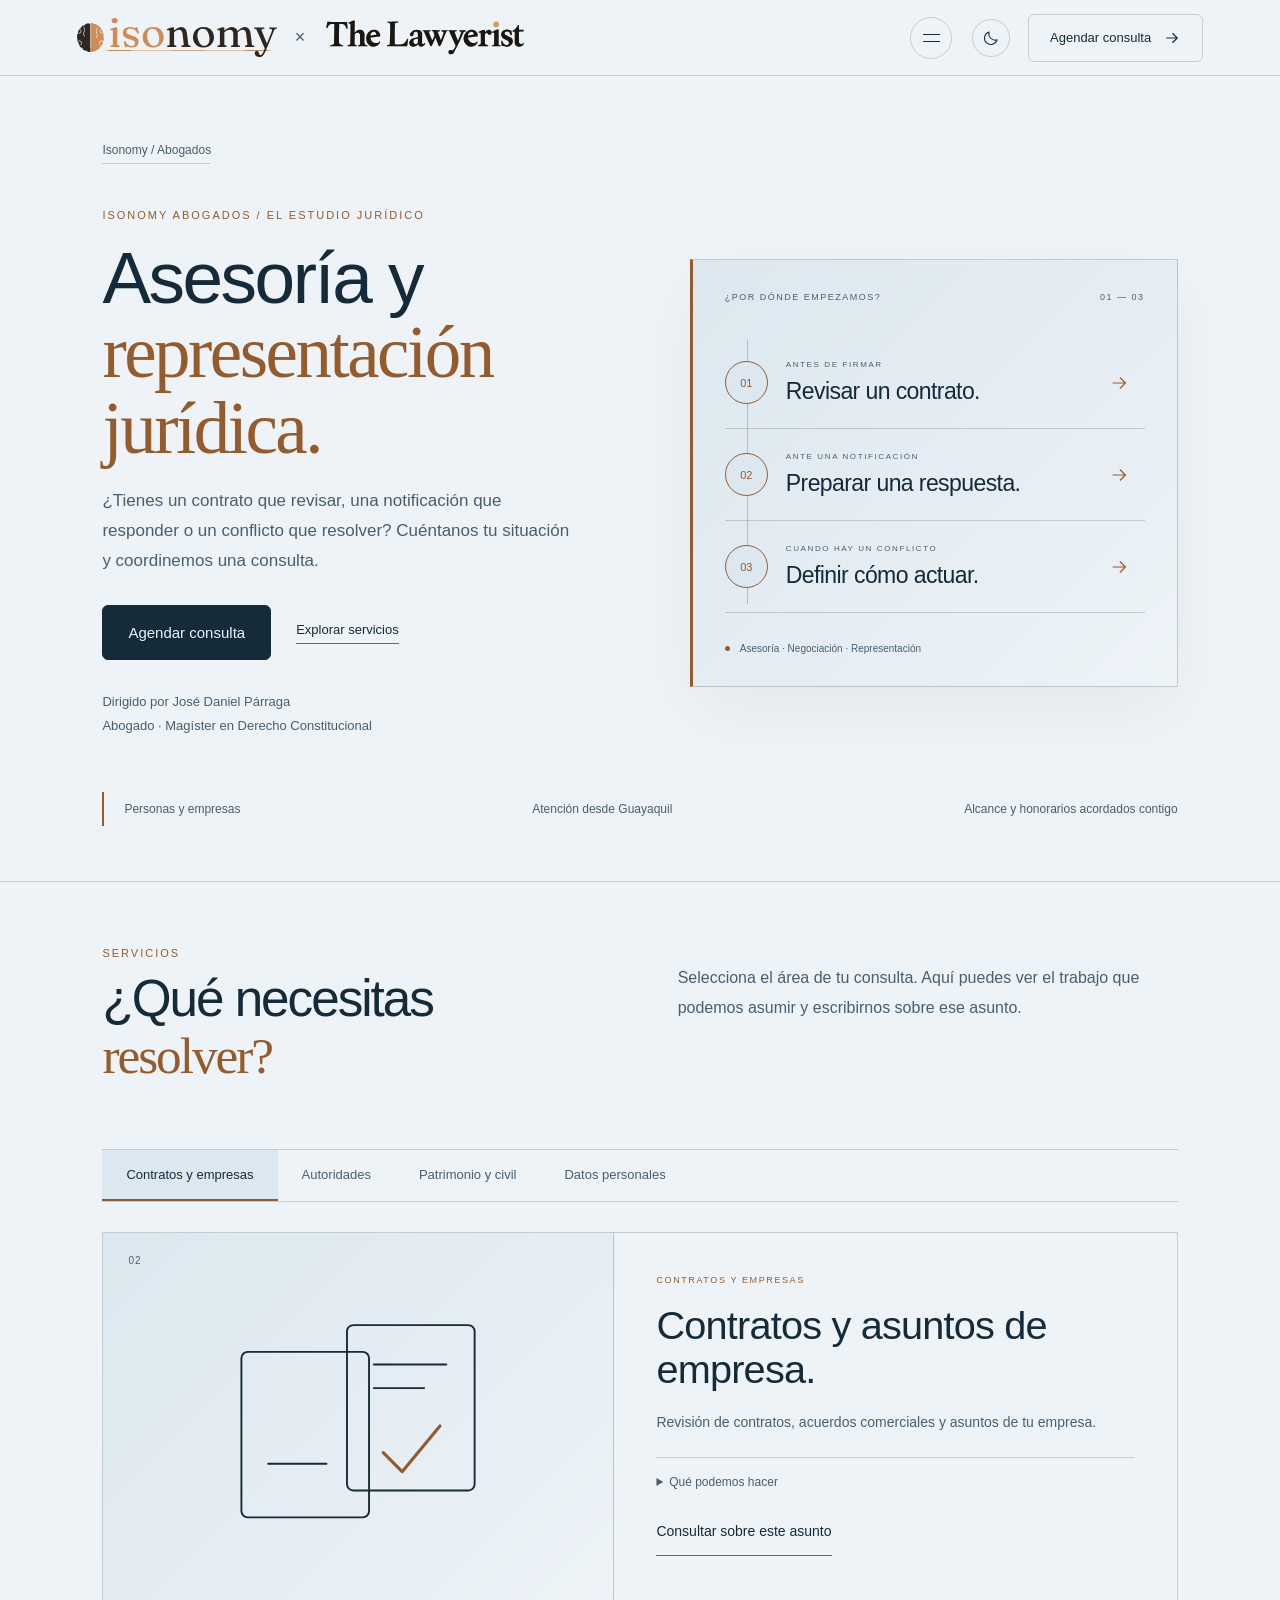
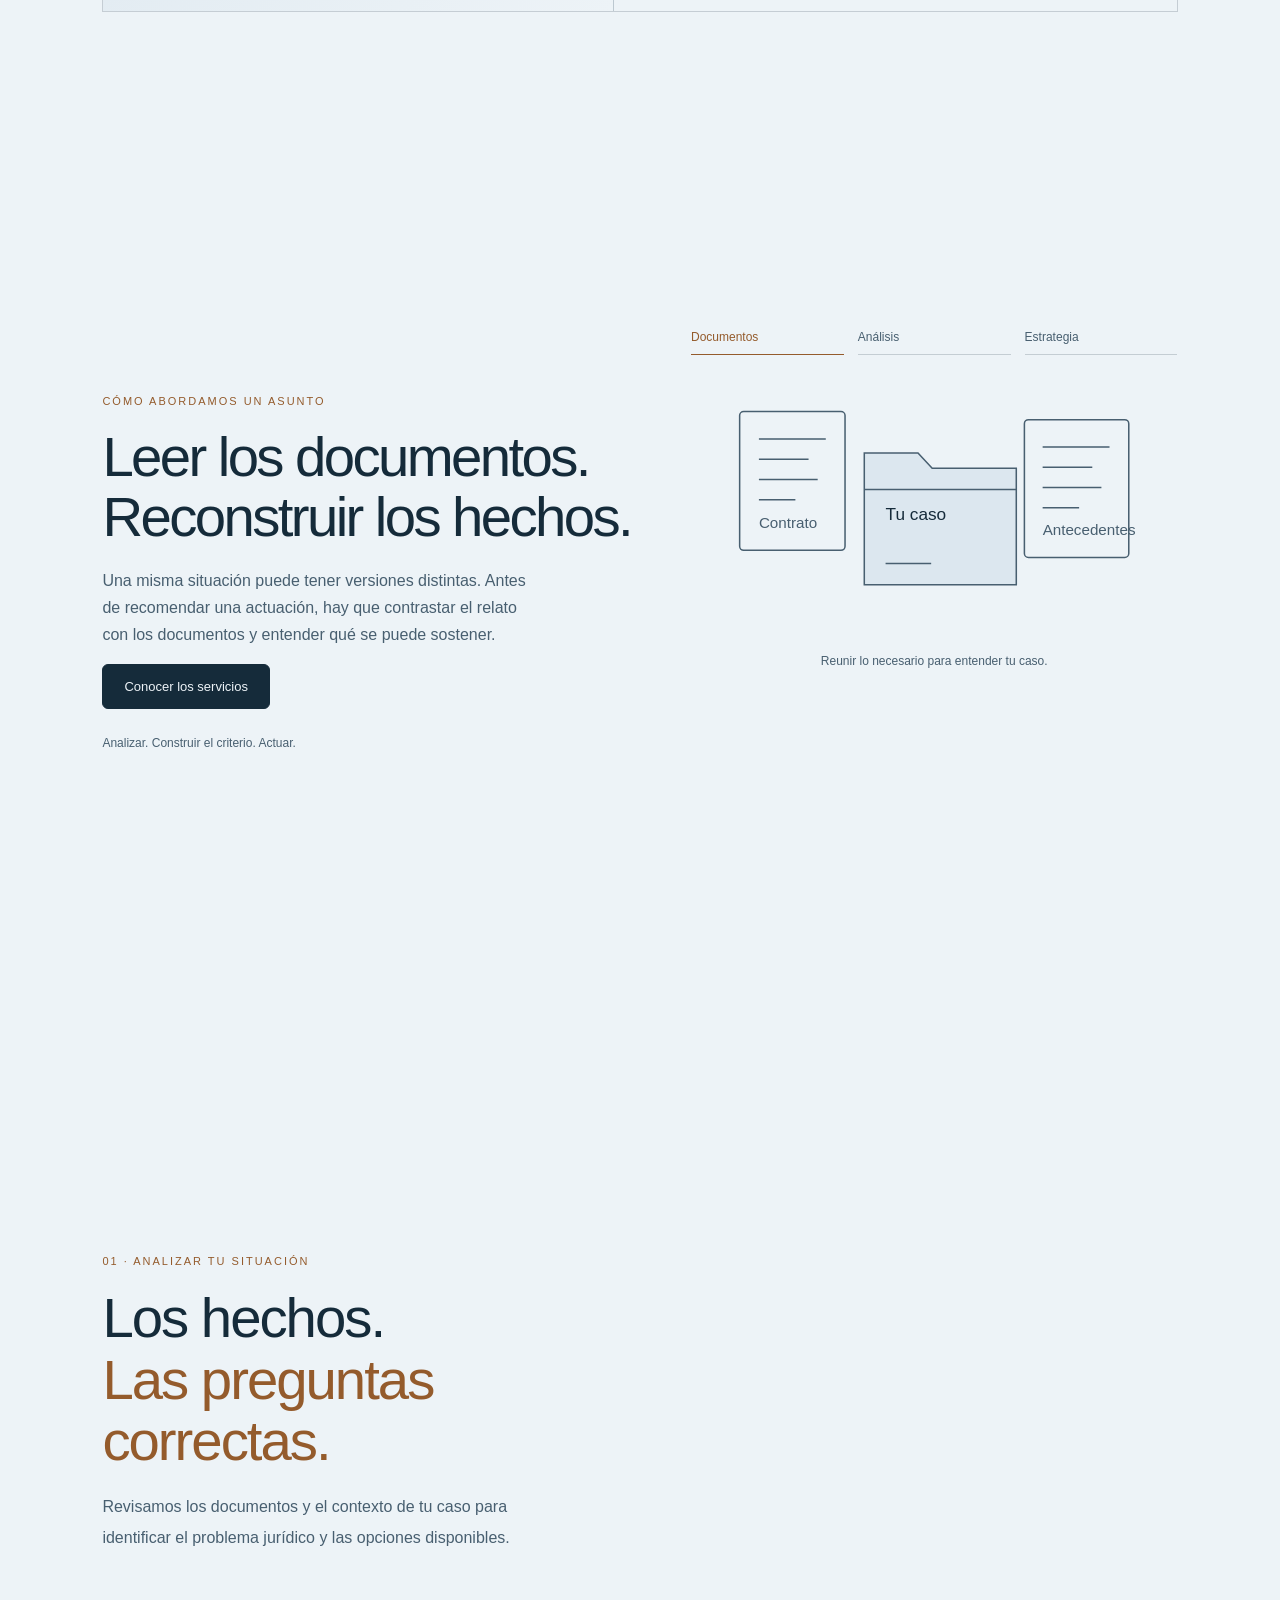
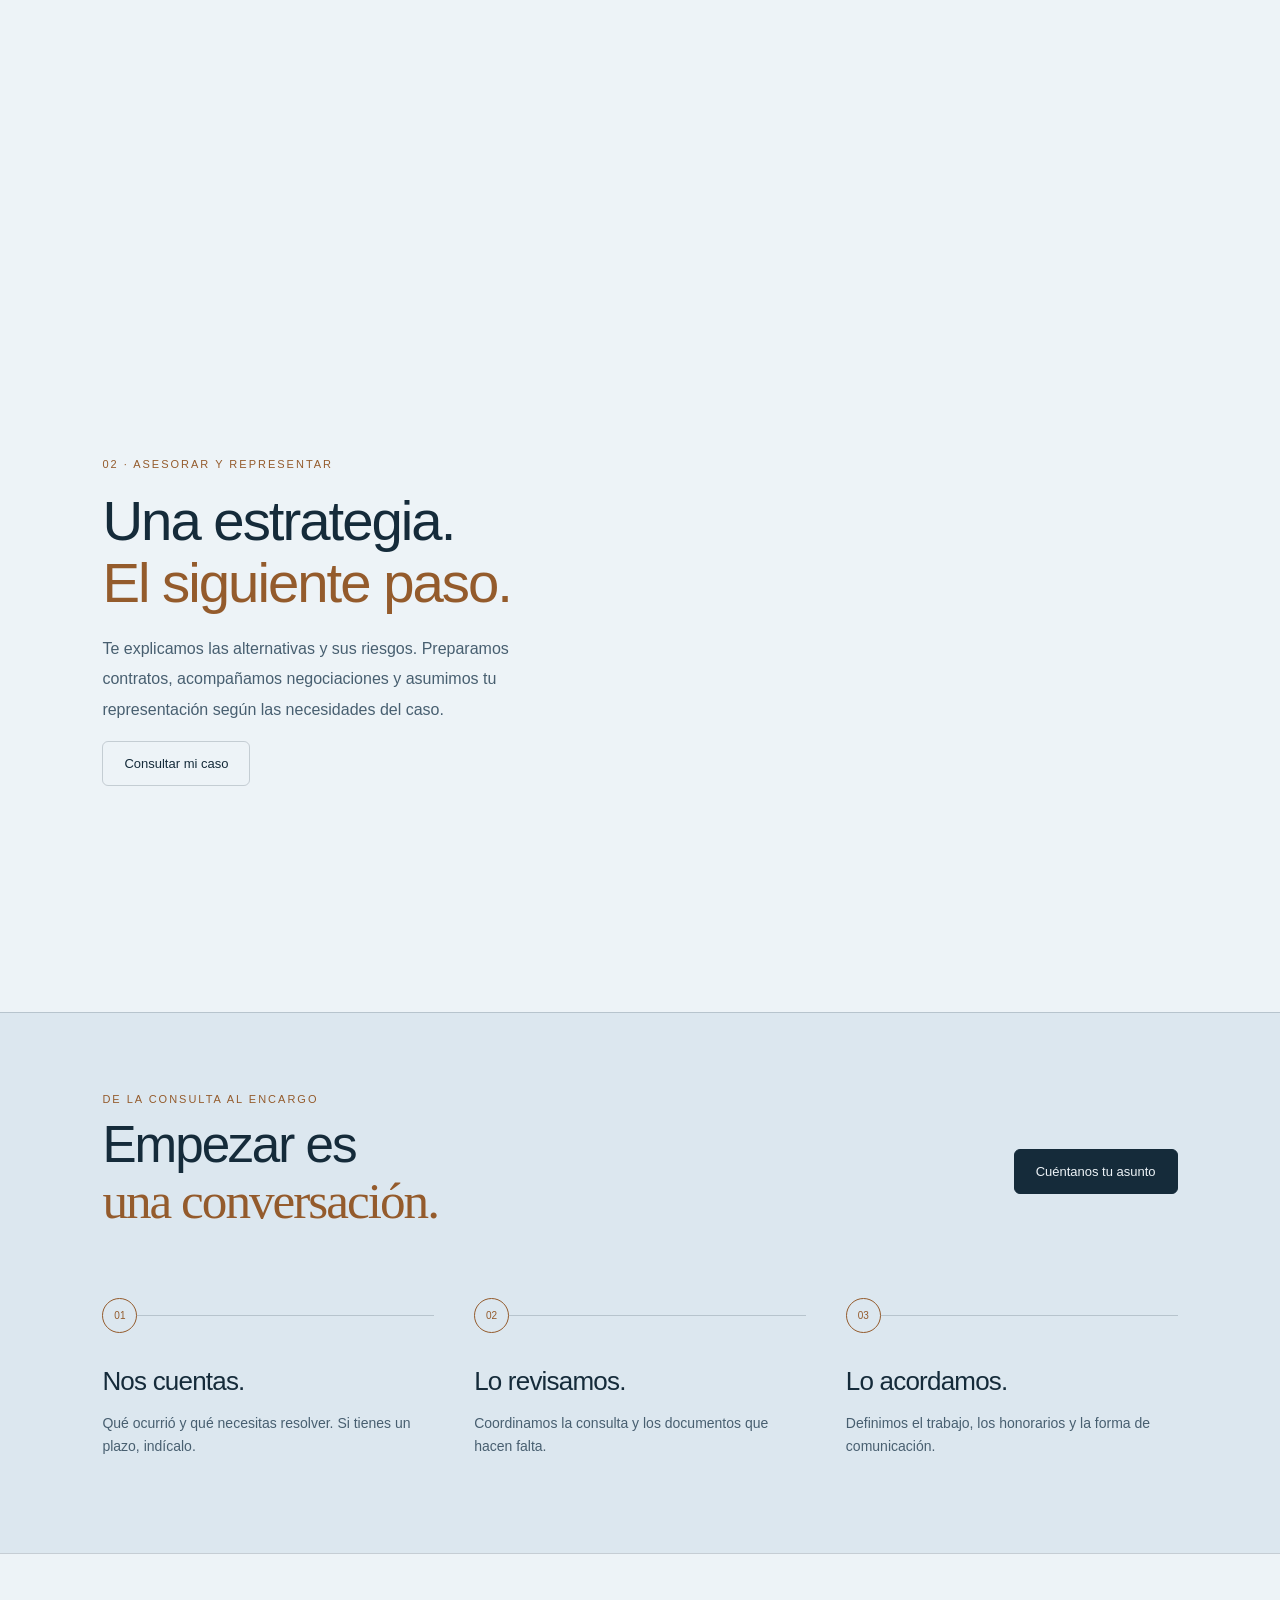
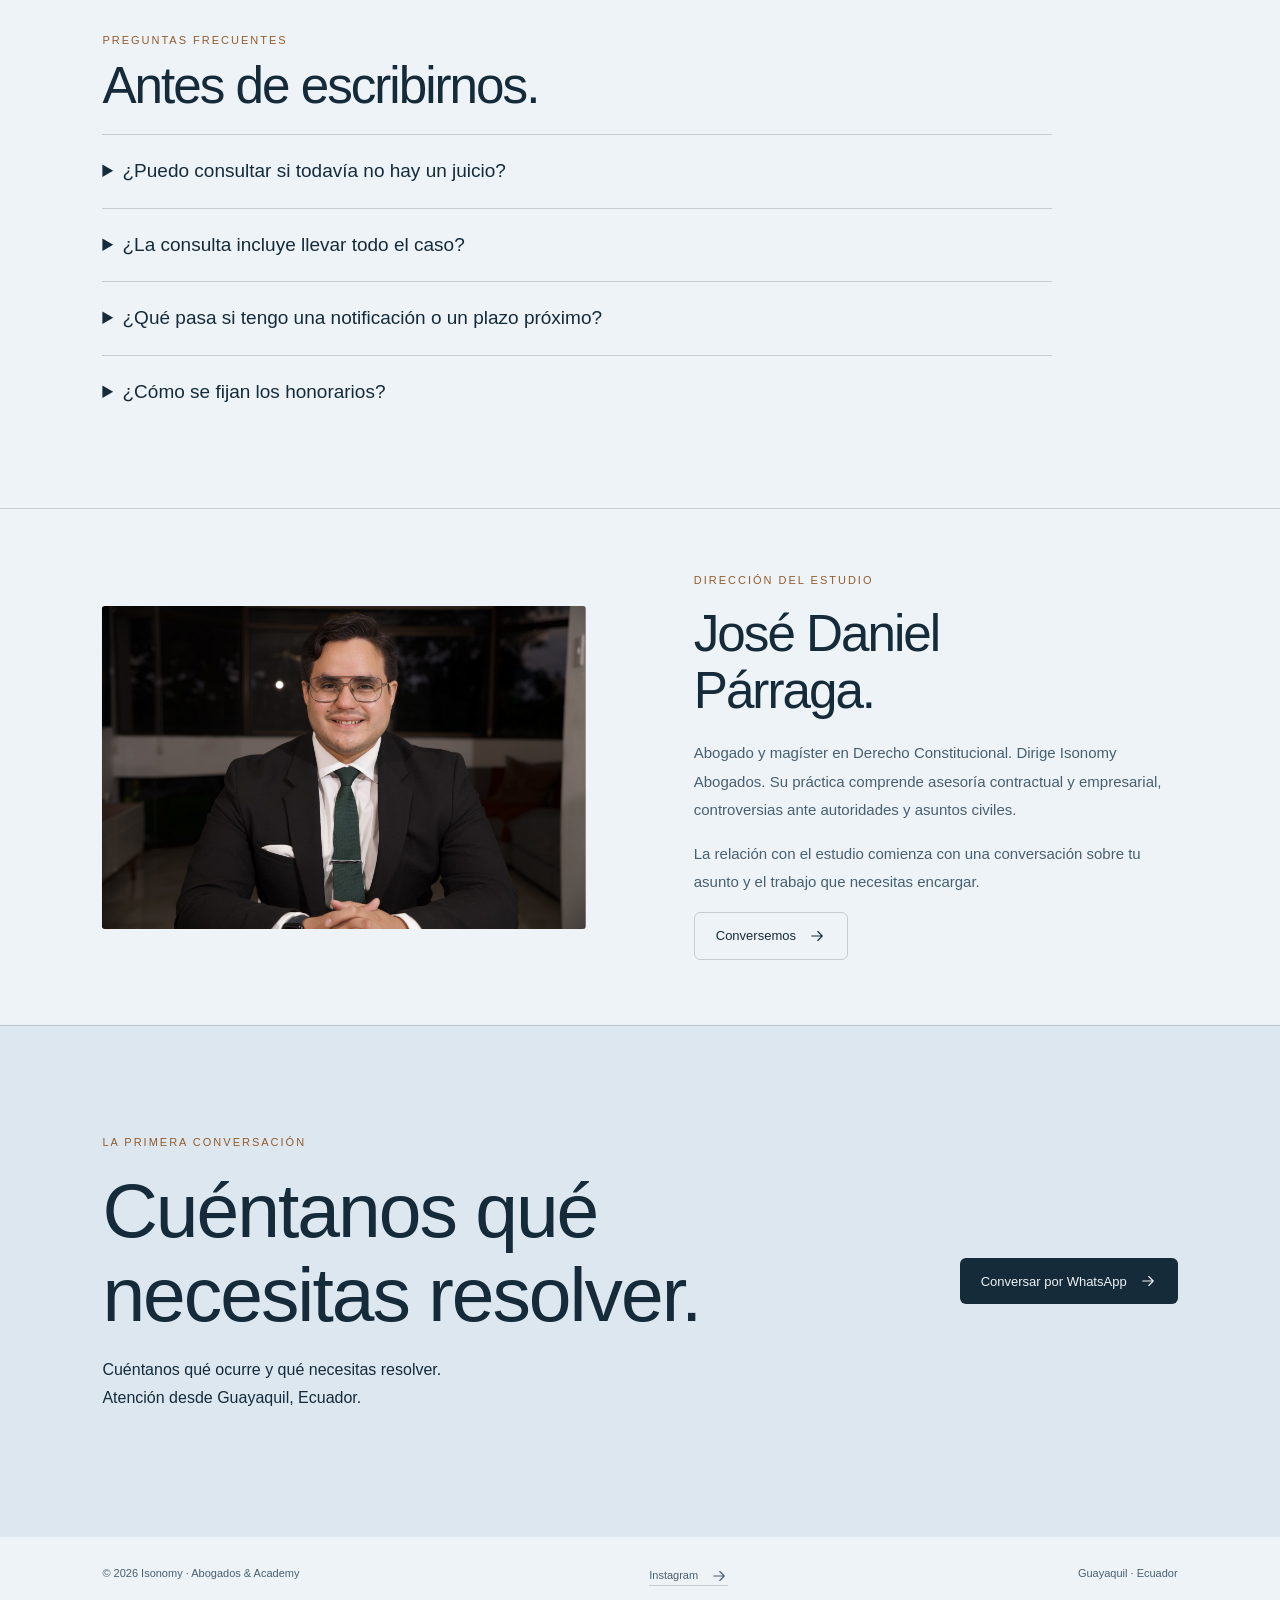
<file: abogados/index.html>
<!doctype html><html lang="es"><head><meta charset="utf-8"><meta name="viewport" content="width=device-width,initial-scale=1"><title>Isonomy Abogados · Asesoría y representación</title><meta name="description" content="Servicios jurídicos para personas y empresas. Conoce las áreas de atención, cómo iniciar una consulta y la dirección del estudio."><link rel="icon" href="/assets/favicon.png"><link rel="canonical" href="https://isonomy.ec/abogados/"><script>try{const t=localStorage.getItem('isonomy-theme');document.documentElement.dataset.theme=t==='light'||t==='dark'?t:(matchMedia('(prefers-color-scheme:dark)').matches?'dark':'light')}catch(e){}</script><style>
:root{--bg:#101213;--ink:#eff0ed;--muted:#9b9f9f;--copper:#bb9270}*{box-sizing:border-box}html{scroll-behavior:smooth}body{margin:0;background:var(--bg);color:var(--ink);font-family:Arial,Helvetica,sans-serif}a{color:inherit;text-decoration:none}nav{height:76px;position:fixed;inset:0 0 auto;z-index:20;padding:0 6%;display:flex;align-items:center;justify-content:space-between;background:#101213dc;backdrop-filter:blur(20px);border-bottom:1px solid #ffffff16}.brand{font-size:28px;letter-spacing:-1.7px;font-weight:600}.links{display:flex;gap:27px;align-items:center;font-size:12px}.button{display:inline-flex;align-items:center;justify-content:center;padding:14px 21px;border:1px solid #ffffff35;border-radius:6px;font-size:13px}.button.primary{background:var(--ink);color:var(--bg);border-color:var(--ink)}.scroll-story{height:340svh;position:relative}.stage{position:sticky;top:0;height:100svh;overflow:hidden;display:flex;align-items:center;justify-content:center;background:radial-gradient(ellipse at 65% 55%,#35302980,transparent 60%)}.stagecopy{position:absolute;left:8%;top:23%;width:45%;z-index:2}.eyebrow{font-size:11px;letter-spacing:2px;text-transform:uppercase;color:var(--copper)}h1{font-size:clamp(48px,6vw,88px);line-height:1.01;letter-spacing:-5px;margin:20px 0;font-weight:500}.stagecopy p{font-size:16px;line-height:1.7;max-width:350px;color:var(--muted)}.scene{position:absolute;left:53%;top:27%;width:36vw;height:36vw;max-height:470px;max-width:470px;perspective:1000px}.frame{position:absolute;inset:10%;border:1px solid #bb927085;transform:rotate(45deg);box-shadow:0 0 55px #bb92700a}.frame:nth-child(2){inset:20%;border-color:#eff0ed70}.frame:nth-child(3){inset:30%;background:#bb927018}.axis{position:absolute;width:1px;background:linear-gradient(transparent,#bb9270,transparent);height:140%;top:-20%;left:50%;transform:rotate(45deg)}.chapter{position:absolute;inset:0;display:flex;align-items:center;justify-content:center;pointer-events:none;text-align:center;opacity:0;z-index:3}.chapter h2{font-size:clamp(42px,6vw,86px);line-height:1.04;letter-spacing:-3px;font-weight:500;margin:20px 0}.chapter p{color:var(--muted);max-width:500px;margin:24px auto;line-height:1.8}.chapter span{color:var(--copper)}.progress{position:absolute;bottom:34px;left:8%;right:8%;display:flex;justify-content:space-between;font-size:10px;letter-spacing:1.5px;color:#a3a5a3}.progress-track{position:absolute;bottom:0;height:2px;width:100%;background:#ffffff10}.progress-track i{display:block;height:100%;width:0;background:var(--copper)}section[id]{scroll-margin-top:76px}.content{padding:110px 8%}.head{display:flex;justify-content:space-between;align-items:end;gap:45px;margin-bottom:60px}h2{font-size:clamp(36px,4.5vw,64px);line-height:1.1;letter-spacing:-2px;font-weight:500;margin:20px 0}.head p{max-width:350px;line-height:1.8;color:var(--muted);font-size:15px}.services{background:#ededE7;color:#1d2325}.services .head p,.services article p{color:#666d6d}.services article{padding:34px 0;border-top:1px solid #1d232526;display:grid;grid-template-columns:55px 1fr 1fr;gap:24px}.services article span{color:#8e6748;font-size:12px}h3{font-size:25px;font-weight:400;letter-spacing:-.8px;margin:0}.services article p{margin:0;font-size:14px;line-height:1.8}.about{display:grid;grid-template-columns:1fr 1fr;gap:10%;align-items:center}.about img{width:100%;max-height:620px;object-fit:contain}.about p{color:var(--muted);line-height:1.9;font-size:15px}.lawyerist{border-top:1px solid #ffffff16}.media-grid{display:grid;grid-template-columns:1fr 1fr;gap:40px}.video-box{display:grid;grid-template-columns:minmax(180px,290px) 1fr;gap:28px;align-items:center}.video-box video{width:100%;aspect-ratio:9/16;object-fit:contain;background:#000;border-radius:10px}.media-copy p{font-size:14px;line-height:1.8;color:var(--muted)}.social-list{display:flex;flex-direction:column;justify-content:center}.social-list a{padding:27px 0;border-bottom:1px solid #ffffff20;font-size:19px;line-height:1.5}.social-list a small{display:block;color:var(--copper);font-size:10px;letter-spacing:1.5px;margin-bottom:8px}.contact{background:#bb9270;color:#171b1d;padding:110px 8%;display:flex;justify-content:space-between;align-items:center;gap:40px}.contact p{line-height:1.7}.contact .eyebrow{color:#46382c}.contact .button{background:#171b1d;color:white;border:none}.contact h2{font-size:clamp(45px,6vw,85px)}footer{padding:30px 8%;display:flex;justify-content:space-between;gap:20px;color:var(--muted);font-size:11px}.reveal{transition:opacity .75s,transform .75s}.js .reveal.visible{opacity:1;transform:none}a:focus-visible{outline:2px solid var(--copper);outline-offset:5px}@media(max-width:850px){.links a:not(.button){display:none}.stagecopy{left:7%;top:18%;width:86%}h1{font-size:58px;letter-spacing:-3px}.scene{top:54%;left:25%;width:50vw;height:50vw}.stagecopy p{font-size:14px}.stagecopy .button{padding:11px 16px}.chapter{padding:0 7%}.chapter h2{font-size:48px}.chapter p{font-size:14px}.content{padding:75px 7%}.head{display:block;margin-bottom:40px}.services article{grid-template-columns:25px 1fr;gap:15px}.services article p{grid-column:2}.about{grid-template-columns:1fr;gap:40px}.about img{max-height:470px}.media-grid{grid-template-columns:1fr}.video-box{grid-template-columns:1fr}.video-box video{max-width:330px;margin:auto}.contact{display:block;padding:75px 7%}footer{flex-wrap:wrap}.scroll-story{height:300svh}}@media(prefers-reduced-motion:reduce){html{scroll-behavior:auto}.scroll-story{height:100svh}.chapter{display:none}.js .reveal{opacity:1;transform:none;transition:none}}

/* Identidad y continuidad — 07/10/2026 */
:root{--bg:#211e1b;--ink:#fcf7ec;--muted:#bbb3a8;--copper:#ce8d58}
nav{background:#211e1bef}.brand img{display:block;width:210px;height:auto}.scroll-story{height:340svh}.stage{background:radial-gradient(ellipse at 72% 50%,#51403265,transparent 65%)}.stage:after{content:"";position:absolute;inset:auto 0 0;height:160px;background:linear-gradient(transparent,var(--bg));pointer-events:none}.scene{top:30%;left:58%;width:32vw;height:32vw;max-width:470px;max-height:470px}.frame{border-color:#ce8d5855;box-shadow:none}.frame:nth-child(2){border-color:#fcf7ec60}.frame:nth-child(3){background:transparent}.frame span{position:absolute;top:-20px;left:12px;letter-spacing:2px;font-size:9px;color:var(--muted)}.thinking{position:absolute;inset:25%;width:50%;height:50%;object-fit:contain;opacity:.12;filter:drop-shadow(0 0 20px #ce8d5814)}.axis{opacity:.3}.scene-caption{position:absolute;bottom:-45px;width:100%;text-align:center;font-size:11px;letter-spacing:1px;color:var(--muted)}.personal-credit{display:block;margin-top:24px;color:var(--muted);font-size:11px;line-height:1.7}.chapter{inset:auto;left:8%;top:30%;width:46%;height:auto;text-align:left;display:block}.chapter h2{font-size:clamp(38px,4.7vw,70px)}.chapter p{margin:24px 0;max-width:400px}.progress-track{display:none}.services{background:var(--bg);color:var(--ink);padding-top:80px}.services .head p,.services article p{color:var(--muted)}.services article{border-color:#fcf7ec25}.services article span{color:var(--copper)}.about{position:relative;border-top:1px solid #fcf7ec16}.about img{height:auto;border-radius:3px}.mirror{transform:scaleX(-1)}.lawyerist{background:#f3e5b0;color:#29231c;border:0}.lawyerist .head p,.lawyerist .media-copy p{color:#625a46}.lawyerist .eyebrow,.lawyerist .social-list a small{color:#79532e}.lawyerist-logo{width:min(300px,75vw);height:auto;display:block;margin-bottom:24px}.lawyerist .social-list a{border-color:#29231c30}.contact{background:#29231c;color:var(--ink);border-top:1px solid #ce8d5850}.contact .eyebrow{color:var(--copper)}.contact .button{background:var(--ink);color:var(--bg)}
@media(max-width:850px){nav{height:70px;padding:0 7%}.brand img{width:160px}.links{gap:10px}.links .button{font-size:11px;padding:11px}.scroll-story{height:310svh}.stagecopy{top:15%;width:86%}h1{font-size:clamp(40px,8vw,58px);letter-spacing:-2px}.stagecopy p{max-width:330px}.personal-credit{margin-top:16px;font-size:10px}.scene{top:62%;left:32%;width:36vw;height:36vw}.scene-caption{bottom:-27px;font-size:9px}.chapter{left:7%;top:20%;width:86%;padding:0}.chapter h2{font-size:clamp(38px,7vw,52px)}.chapter p{max-width:350px}.frame span{font-size:7px;top:-15px}.thinking{inset:20%;width:60%;height:60%}.progress{font-size:8px;bottom:18px}.services{padding-top:60px}}
@media(prefers-reduced-motion:reduce){.scroll-story{height:100svh}.thinking{opacity:1}.frame,.axis{display:none}.chapter{display:none}}

/* Continuous document scroll and paired identity themes */
:root{color-scheme:dark;--line:#fcf7ec28;--nav:#211e1bef;--panel:#29231c;--law-bg:#29251d;--law-ink:#fcf7ec;--law-muted:#c8bca4;--accent:#ce8d58}
:root[data-theme="light"]{color-scheme:light;--bg:#fcf7ec;--ink:#29231c;--muted:#625b51;--copper:#8d552c;--line:#29231c30;--nav:#fcf7ecef;--panel:#f0e9dc;--law-bg:#f3e5b0;--law-ink:#29231c;--law-muted:#625a46;--accent:#9c6035}
nav{background:var(--nav);border-color:var(--line);gap:20px}.collaboration{display:flex;align-items:center;gap:22px;flex-shrink:0}.brand-separator{font-size:18px;color:var(--muted);font-weight:300}.theme-logo{display:block}.theme-logo img{display:block;width:100%;height:auto}.logo-light{display:none!important}[data-theme="light"] .logo-light{display:block!important}[data-theme="light"] .logo-dark{display:none!important}.isonomy-lockup{width:210px}.partner-brand .lawyerist-lockup{width:140px}.theme-toggle{width:38px;height:38px;border:1px solid var(--line);border-radius:50%;color:var(--ink);background:transparent;font-size:20px;cursor:pointer}.button{border-color:var(--line)}.button:focus-visible,.theme-toggle:focus-visible{outline:2px solid var(--copper);outline-offset:5px}.scroll-story{height:auto;overflow:clip}.story-row{position:relative;min-height:88svh;display:grid;grid-template-columns:1.15fr 1fr;align-items:center;gap:7%;padding:110px 8% 70px}.hero-row{min-height:100svh;padding-top:135px}.stagecopy{position:relative;left:auto;top:auto;width:auto}.scene{position:relative;left:auto;top:auto;width:100%;height:auto;aspect-ratio:1;max-width:470px;max-height:none;justify-self:center}.thinking{position:absolute;inset:25%;width:50%;height:50%;opacity:.24;filter:none}.frame{border-color:var(--line);transform:rotate(25deg)}.frame:nth-child(2){border-color:var(--muted)}.frame:nth-child(3){border-color:var(--copper);background:transparent}.process-copy h2{font-size:clamp(38px,4.5vw,68px)}.process-copy h2 span{color:var(--copper)}.process-copy p{max-width:430px;line-height:1.9;color:var(--muted);font-size:16px}.process-row{border-top:1px solid var(--line)}.scene-caption{bottom:-20px;color:var(--muted)}.scene-1 .thinking{opacity:.65}.scene-2 .thinking{opacity:1}.scene-2 .frame{opacity:.18}.services,.about,.contact{border-color:var(--line)}.services article{border-color:var(--line)}.contact{background:var(--panel)}.lawyerist{background:var(--law-bg);color:var(--law-ink)}.lawyerist .head p,.lawyerist .media-copy p{color:var(--law-muted)}.lawyerist .eyebrow,.lawyerist .social-list a small{color:var(--copper)}.lawyerist .social-list a{border-color:var(--line)}.lawyerist-logo .lawyerist-lockup{width:min(300px,75vw)}
@media(max-width:1150px){.links{gap:14px}.links>a:not(.button){display:none}.collaboration{gap:15px}}
@media(max-width:650px){nav{height:94px;padding:12px 6%;align-items:center;gap:10px}.collaboration{gap:10px;flex-wrap:wrap;max-width:215px}.isonomy-lockup{width:155px}.brand img{width:100%}.partner-brand .lawyerist-lockup{width:103px}.brand-separator{font-size:13px}.partner-brand{flex-basis:100%;margin-left:28px}.brand-separator{position:absolute;top:56px;left:6%}.links{gap:7px}.links .button{max-width:95px;font-size:10px;padding:10px;line-height:1.4}.theme-toggle{width:31px;height:31px;font-size:16px;flex-shrink:0}.story-row{min-height:auto;grid-template-columns:1fr;gap:45px;padding:75px 7%}.hero-row{padding-top:145px}.stagecopy{top:auto;left:auto;width:auto}.scene{top:auto;left:auto;width:min(70vw,320px);margin:0 auto 20px}.process-copy h2{font-size:38px}.process-copy p{font-size:14px}.scene-caption{font-size:10px;bottom:-17px}.thinking{inset:25%;width:50%;height:50%}section[id]{scroll-margin-top:94px}.content{padding:75px 7%}}
@media(prefers-reduced-motion:reduce){.scroll-story{height:auto}.frame{display:block;transform:none!important}.thinking{opacity:1}.scene{transform:none!important}}
.video-gallery{display:grid;grid-template-columns:repeat(3,minmax(0,1fr));gap:42px 32px}.video-card video{width:100%;aspect-ratio:9/16;object-fit:contain;border-radius:8px;background:#000}.video-card .eyebrow{margin:20px 0 12px}.video-card h3{font-size:22px;line-height:1.35}.video-note{margin:45px 0 20px;color:var(--law-muted);font-size:13px;line-height:1.8}.lawyerist .social-list{display:grid;grid-template-columns:1fr 1fr;gap:0 35px}.lawyerist .social-list a{font-size:16px}@media(max-width:850px){.video-gallery{grid-template-columns:repeat(2,minmax(0,1fr));gap:32px 20px}}@media(max-width:550px){.video-gallery{grid-template-columns:1fr}.video-card{max-width:330px;margin:auto;width:100%}.lawyerist .social-list{grid-template-columns:1fr}.video-card h3{font-size:21px}}
/* Inmersión: un gráfico compartido, textos que recorren la página */
.collaboration{gap:18px}.isonomy-lockup{width:200px}.partner-brand .lawyerist-lockup{width:205px}.brand img{width:100%}.links{gap:18px}.link-icon{width:18px;height:18px;flex-shrink:0;vertical-align:middle;margin-left:12px;transition:transform .25s}.button:hover .link-icon,.social-list a:hover .link-icon{transform:translateX(3px)}
.scroll-story{display:grid;grid-template-columns:1.1fr 1fr;position:relative;overflow:visible;padding:0 8%;gap:5%;height:auto}.story-narrative{grid-column:1;grid-row:1;min-width:0}.story-row{display:flex;min-height:105svh;padding:125px 0 75px;gap:0;align-items:center}.hero-row{min-height:105svh}.process-row{border:none}.stagecopy,.process-copy{width:100%;position:relative}.stagecopy p{max-width:440px;font-size:16px}.stagecopy h1{font-size:clamp(40px,4.4vw,68px);letter-spacing:-2.6px;line-height:1.06}.process-copy h2{font-size:clamp(36px,4vw,60px)}.personal-credit{font-size:12px;max-width:360px}.visual-stage{grid-column:2;grid-row:1;position:sticky;top:0;height:100svh;display:flex;align-items:center;justify-content:center;align-self:start;overflow:hidden;pointer-events:none}.scene{width:100%;max-width:470px;margin:0;will-change:transform}.frame{transition:none}.thinking{opacity:1}.scene-caption{line-height:1.7;bottom:-25px;letter-spacing:.4px;font-size:11px}.lawyerist .head p{max-width:430px}.social-list .link-icon{width:16px}.services{padding-top:80px;border-top:1px solid var(--line)}
@media(max-width:1150px){.collaboration{gap:14px}.isonomy-lockup{width:180px}.partner-brand .lawyerist-lockup{width:185px}}
@media(max-width:650px){nav{height:102px;padding:10px 6%;gap:10px}.collaboration{display:grid;grid-template-columns:14px 1fr;gap:8px 5px;max-width:none;flex-shrink:1}.brand{grid-column:2;grid-row:1}.isonomy-lockup{width:155px}.partner-brand{grid-column:2;grid-row:2;margin:0}.partner-brand .lawyerist-lockup{width:158px}.brand-separator{position:static;grid-column:1;grid-row:2;font-size:12px}.links{gap:8px}.links .button{font-size:11px;max-width:none;padding:10px 12px;white-space:nowrap}.links .button .link-icon{display:none}.theme-toggle{width:30px;height:30px}.scroll-story{display:grid;grid-template-columns:1fr;padding:0 7%;gap:0}.story-narrative{grid-column:1;grid-row:1}.visual-stage{grid-column:1;grid-row:1;top:102px;height:34svh;z-index:4;background:linear-gradient(var(--bg) 88%,transparent);align-items:center;padding:15px 0 30px}.scene{width:min(58vw,260px);max-width:260px}.scene-caption{bottom:-12px;font-size:9px}.frame span{font-size:7px}.story-row{min-height:105svh;padding:calc(34svh + 125px) 0 50px;align-items:center}.hero-row{min-height:110svh}.stagecopy h1{font-size:38px;letter-spacing:-1.5px}.stagecopy p,.process-copy p{font-size:14px;line-height:1.75}.process-copy h2{font-size:36px}.personal-credit{margin-top:16px;font-size:11px}.button{padding:13px 16px}.services{padding-top:60px}section[id]{scroll-margin-top:102px}}
@media(prefers-reduced-motion:reduce){.scroll-story{display:block}.visual-stage{display:none}.story-row{min-height:auto;padding:140px 0 65px}.process-row{padding-top:35px}.frame{transform:none!important}}

.film-preview{position:relative;aspect-ratio:4/5;background:#171815;border-radius:8px;overflow:hidden}.film-preview video{position:absolute;inset:0;width:100%;height:100%;aspect-ratio:auto;object-fit:contain;visibility:hidden}.film-cover{position:absolute;inset:0;width:100%;height:100%;border:0;padding:0;cursor:pointer;text-align:left;background:#171815;color:#fcf7ec;font-family:inherit}.film-cover>img{width:100%;height:100%;object-fit:cover;object-position:50% 28%;transition:transform .45s;filter:brightness(.9)}.film-cover:after{content:"";position:absolute;inset:0;background:linear-gradient(#15171255,transparent 28%,#17181550 48%,#171815ed 80%)}.film-brand{position:absolute;z-index:1;left:23px;top:22px;font-family:Georgia,serif;font-size:20px;letter-spacing:-.5px}.film-brand>span{display:inline-block;width:5px;height:5px;background:#ce8d58;border-radius:50%;margin-left:3px}.film-title{position:absolute;z-index:1;left:23px;right:23px;bottom:86px;font-size:clamp(22px,2.3vw,30px);line-height:1.15;font-weight:500;letter-spacing:-.8px}.film-play{position:absolute;z-index:1;bottom:23px;left:23px;width:40px;height:40px;border:1px solid #fcf7ec65;border-radius:50%;display:grid;place-items:center}.film-play svg{width:20px;height:20px}.film-caption{position:absolute;bottom:38px;left:76px;z-index:1;font-size:9px;letter-spacing:1.8px}.film-cover:hover>img{transform:scale(1.035)}.film-cover:focus-visible{outline:2px solid #ce8d58;outline-offset:-4px}.film-preview.is-playing video{visibility:visible}.film-preview.is-playing .film-cover{display:none}.sr-only{position:absolute;width:1px;height:1px;padding:0;margin:-1px;overflow:hidden;clip:rect(0,0,0,0);white-space:nowrap;border:0}.video-gallery{gap:26px}.video-card{min-width:0}@media(prefers-reduced-motion:reduce){.film-cover>img{transition:none}.film-cover:hover>img{transform:none}}@media(max-width:550px){.film-title{font-size:27px}}
.film-cover>img.mirror{transform:scaleX(-1);object-position:50% 38%}.film-cover:hover>img.mirror{transform:scaleX(-1) scale(1.035)}
/* Revision 4: causal scroll composition and clear topic covers */
html{--nav-height:76px}.theme-toggle{display:grid;place-items:center}.theme-toggle svg{width:18px;height:18px;stroke:currentColor;stroke-width:1.4;stroke-linecap:round;stroke-linejoin:round}.theme-moon{display:none}[data-theme="light"] .theme-sun{display:none}[data-theme="light"] .theme-moon{display:block}
.scroll-story{overflow:visible}.story-narrative{z-index:2}.visual-stage{top:var(--nav-height);height:calc(100svh - var(--nav-height));overflow:visible;background:none;padding:0;z-index:1}.scene{width:100%;max-width:540px;aspect-ratio:1;transform:none!important;margin:0;position:relative}.method-drawing{position:absolute;inset:0;width:100%;height:100%;color:var(--muted);overflow:visible}.scene .thinking{inset:35%;width:30%;height:30%;opacity:0;transform-origin:center}.method-network,.method-route,.route-end{opacity:0}.method-label{position:absolute;top:6%;width:100%;text-align:center;font-size:9px;letter-spacing:2px;color:var(--copper)}.scene-caption{bottom:5%;font-size:11px;letter-spacing:.2px}.story-row{border:0;min-height:95svh;padding:100px 0 70px}.hero-row{min-height:100svh;padding-top:135px}.process-row{min-height:90svh}.process-copy h2{font-size:clamp(36px,4.4vw,66px)}
.film-preview{aspect-ratio:4/5;border-radius:8px;box-shadow:0 1px 0 #ffffff0a}.film-cover{background:#eee3c5;color:#29231c}.film-cover>img{height:65%;position:absolute;top:0;left:0;object-fit:contain;object-position:center;filter:none;transform:none!important}.film-cover:after{display:none}.film-title{color:#29231c;left:24px;right:24px;bottom:76px;font-size:clamp(21px,2vw,29px);line-height:1.1;letter-spacing:-.7px}.film-brand{width:145px;top:20px;left:24px;font-size:0}.film-brand .logo-dark{display:none!important}.film-brand .logo-light{display:block!important}.film-play{width:34px;height:34px;left:24px;bottom:24px;border-color:#29231c55}.film-play svg{width:17px;height:17px}.film-caption{left:73px;bottom:34px;font-size:9px;letter-spacing:1.5px}.film-preview video{background:#111;object-fit:contain}.video-gallery{grid-template-columns:repeat(3,minmax(0,1fr));gap:24px}
@media(max-width:950px){.video-gallery{grid-template-columns:repeat(2,minmax(0,1fr))}.film-title{font-size:26px}}
@media(max-width:650px){nav{height:auto;min-height:94px;padding:12px 5%;gap:8px}.isonomy-lockup{width:142px}.partner-brand .lawyerist-lockup{width:146px}.links .button{padding:11px 10px;font-size:10px}.collaboration{gap:8px 3px}.theme-toggle{width:29px;height:29px}.links{gap:6px}.scroll-story{display:flex;flex-direction:column;padding:0 7%;gap:0}.story-narrative{display:contents}.story-row{min-height:auto;padding:56px 0 64px;order:2;display:block}.hero-row{order:0;padding-top:calc(var(--nav-height) + 50px);padding-bottom:20px;min-height:auto}.visual-stage{order:1;position:sticky;top:var(--nav-height);height:min(84vw,350px);min-height:0;width:calc(100% + 16.4%);align-self:stretch;aspect-ratio:auto;z-index:3;padding:0;margin:0 -8.2%;background:var(--bg);overflow:visible;display:grid;place-items:center;justify-items:center;border-bottom:1px solid var(--line)}.scene{width:min(72vw,310px);max-width:310px;margin:0;height:auto;aspect-ratio:1}.method-label{top:8%;font-size:7px;letter-spacing:1.4px}.scene-caption{bottom:7%;font-size:9px}.process-row{padding-top:50px;padding-bottom:95px}.process-copy h2{font-size:38px}.process-copy p{font-size:15px}.stagecopy h1{font-size:43px;letter-spacing:-1.8px}.stagecopy p{font-size:15px}.services{padding-top:60px}.film-title{font-size:27px}.video-gallery{grid-template-columns:1fr;gap:22px}.film-preview{aspect-ratio:4/5}.film-cover>img{height:63%}.film-brand{width:160px}section[id]{scroll-margin-top:var(--nav-height)}}
@media(max-width:360px){.isonomy-lockup{width:124px}.partner-brand .lawyerist-lockup{width:128px}.links .button{font-size:9px;padding:9px 7px}.theme-toggle{width:26px;height:26px}.stagecopy h1{font-size:38px}}
@media(prefers-reduced-motion:reduce){.visual-stage{position:relative;top:auto;display:grid}.method-network,.method-route,.route-end{stroke-dashoffset:0!important}.story-row{min-height:auto}.scene *{transition:none}.scroll-story{overflow:visible}}

/* Arquitectura Isonomy: práctica, conocimiento y voz personal */
.gateway{padding-top:150px;padding-bottom:80px}.gateway-heading{max-width:1000px}.gateway h1{font-size:clamp(45px,6.5vw,96px);letter-spacing:-4px;line-height:1.03;margin:24px 0 28px}.gateway h1 em{font-family:Georgia,serif;font-weight:400;color:var(--copper)}.gateway-heading>p{max-width:580px;font-size:18px;line-height:1.65;color:var(--muted)}.gateway-doors{display:grid;grid-template-columns:1fr 1fr;margin-top:60px;border-top:1px solid var(--line);border-bottom:1px solid var(--line)}.area-door{padding:30px 34px 30px 0;position:relative}.area-door+ .area-door{padding-left:40px;border-left:1px solid var(--line)}.door-index,.editorial-heading{font-size:10px;letter-spacing:1.7px;color:var(--muted)}.area-door h2{font-family:Georgia,serif;font-size:clamp(34px,4vw,55px);letter-spacing:-1.5px;margin:24px 0 18px}.door-dot{color:var(--copper)}.area-door p{max-width:310px;line-height:1.7;font-size:15px;color:var(--muted)}.door-action{display:flex;align-items:center;justify-content:space-between;gap:14px;margin-top:30px;font-size:12px}.door-action>span:not(.status){font-size:24px;color:var(--copper)}.area-door:hover{background:var(--panel)}.gateway-personal{display:inline-block;margin-top:24px;color:var(--muted);font-size:12px;line-height:1.7}.status{display:inline-block;border:1px solid var(--line);border-radius:30px;padding:7px 11px;font-size:10px;color:var(--muted);letter-spacing:.3px}.academy{background:var(--panel);border-top:1px solid var(--line);border-bottom:1px solid var(--line)}.academy .head p{max-width:430px}.academy-grid{display:grid;grid-template-columns:repeat(3,1fr);gap:35px}.academy-grid article{border-top:1px solid var(--line);padding:20px 0}.academy-number{font-size:11px;color:var(--copper)}.academy-grid h3{font-family:Georgia,serif;font-size:32px;margin:25px 0 18px}.academy-grid p{font-size:14px;line-height:1.8;color:var(--muted);min-height:105px}.academy-note{font-size:12px;line-height:1.7;color:var(--muted);margin:45px 0 0;max-width:700px}.library-art,.course-art,.community-art{height:140px;margin:25px 0;position:relative;display:flex;align-items:end;justify-content:center;gap:8px;color:var(--copper)}.library-art i{display:block;width:25px;height:90px;border:1px solid var(--muted);border-radius:1px;position:relative}.library-art i:before{content:'';position:absolute;left:5px;right:5px;top:12px;border-top:1px solid var(--copper)}.library-art i:nth-child(2){height:112px}.library-art i:nth-child(3){height:102px;background:var(--copper);opacity:.6}.library-art i:last-child{transform:rotate(-12deg);transform-origin:bottom;height:104px}.course-art{align-items:center;flex-direction:column;border:1px solid var(--line);max-width:230px;margin-left:auto;margin-right:auto;font-size:10px;letter-spacing:2px}.course-art svg{width:40px;height:40px;margin-top:15px}.community-art{align-items:center}.community-art i{position:absolute;border:1px solid var(--muted);width:95px;height:95px;border-radius:50%;left:calc(50% - 65px)}.community-art i:nth-child(2){left:calc(50% - 30px);border-color:var(--copper)}.community-art i:nth-child(3){width:8px;height:8px;background:var(--copper);border:0;left:calc(50% - 4px);top:calc(50% - 4px)}.community-art span{position:absolute;bottom:0;font-size:9px;letter-spacing:2px}.lawyerist .head p{max-width:430px}.editorial-heading{display:flex;justify-content:space-between;gap:20px;margin:15px 0 25px;padding-top:25px;border-top:1px solid var(--line)}.film-cover{background:#211e1b;color:#fcf7ec}.film-cover>img{height:100%;object-fit:cover;object-position:center;filter:none;transform:none!important}.film-cover:after{display:block;background:linear-gradient(180deg,#17141090 0%,transparent 35%,#17141040 48%,#171410ed 100%)}.film-title{color:#fcf7ec;font-size:clamp(23px,2.2vw,32px);bottom:85px}.film-brand{width:165px}.film-brand .logo-dark{display:block!important}.film-brand .logo-light{display:none!important}.film-play{border-color:#fcf7ec80;width:38px;height:38px}.film-caption{left:78px;bottom:36px}.film-preview{border-radius:5px}.film-cover:hover>img{transform:scale(1.025)!important}.channel-grid{display:grid;grid-template-columns:repeat(3,1fr);gap:25px}.channel-grid>*{padding:28px 24px;border:1px solid var(--line)}.channel-grid small{font-size:10px;letter-spacing:2px;color:var(--copper)}.channel-grid h3{font-family:Georgia,serif;font-size:27px;margin:25px 0 16px}.channel-grid p{font-size:14px;line-height:1.8;color:var(--law-muted)}.channel-grid a>span{font-size:12px;display:block;margin-top:25px}.channels-heading{margin-top:60px}.lawyerist .social-list{margin-top:25px}.about img{max-height:470px}.links>a:not(.button){font-size:11px;white-space:nowrap}
@media(max-width:1150px){.links>a:not(.button){display:none}}
@media(max-width:650px){.gateway{padding-top:calc(var(--nav-height) + 45px);padding-bottom:55px}.gateway h1{font-size:46px;letter-spacing:-2px}.gateway-heading>p{font-size:16px}.gateway-doors{grid-template-columns:1fr;margin-top:35px}.area-door{padding:25px 0}.area-door+ .area-door{padding:25px 0;border-left:0;border-top:1px solid var(--line)}.area-door h2{font-size:39px}.area-door h2 br{display:block}.academy-grid,.channel-grid{grid-template-columns:1fr}.academy-grid{gap:10px}.academy-grid article{display:grid;grid-template-columns:1fr 110px;column-gap:12px}.academy-number{grid-column:1}.academy-grid h3{grid-column:1;grid-row:2;margin:18px 0}.academy-grid p{grid-column:1/-1;min-height:0}.academy-grid .status{justify-self:start;grid-column:1/-1}.library-art,.course-art,.community-art{grid-column:2;grid-row:1/3;width:110px;height:100px;margin:0;transform:scale(.75);transform-origin:center}.editorial-heading{line-height:1.6}.editorial-heading span:last-child{display:none}.film-title{font-size:27px}.film-preview{aspect-ratio:4/5}.film-cover>img{height:100%}.gateway-personal{font-size:12px}}

/* Review: clear routes, accessible mobile navigation and editorial portraits. */
.practice-title{font-size:clamp(40px,4.4vw,68px);letter-spacing:-2.6px;line-height:1.06}
.gateway{position:relative}.gateway:before{content:'';position:absolute;right:8%;top:140px;width:95px;height:95px;border-top:1px solid var(--copper);border-right:1px solid var(--copper);opacity:.5;pointer-events:none}.gateway-heading{position:relative}.gateway h1{max-width:1050px}.gateway-personal{border-bottom:1px solid var(--line);padding-bottom:7px}.gateway-personal:hover{color:var(--ink)}
.menu-toggle{display:none}.video-filters{display:flex;flex-wrap:wrap;gap:8px;margin:0 0 30px}.video-filters button{font:inherit;font-size:12px;padding:10px 17px;border:1px solid var(--line);border-radius:24px;background:transparent;color:var(--law-ink);cursor:pointer}.video-filters button[aria-pressed=true]{background:var(--law-ink);color:var(--law-bg)}button:focus-visible{outline:2px solid var(--copper);outline-offset:4px}.video-card[hidden]{display:none}.film-cover>img{object-position:50% 30%}.film-brand{width:min(165px,60%)}.film-title{font-size:clamp(22px,2vw,30px)}
@media(max-width:1150px){nav{flex-wrap:wrap}.menu-toggle{display:flex;flex-direction:column;gap:6px;justify-content:center;align-items:center;width:42px;height:42px;background:transparent;border:1px solid var(--line);border-radius:50%;color:var(--ink);margin-left:auto}.menu-toggle span{display:block;width:17px;height:1px;background:currentColor}.links>a:not(.button){display:none}nav.menu-open .links{position:absolute;top:100%;left:0;right:0;padding:22px 7%;background:var(--bg);border-bottom:1px solid var(--line);display:flex;flex-wrap:wrap;gap:22px}nav.menu-open .links>a:not(.button){display:block;font-size:15px}.collaboration{flex-shrink:0}}
@media(max-width:650px){.gateway:before{display:none}nav{height:94px;flex-wrap:nowrap}.collaboration{gap:6px 3px}.links{gap:0}.links>.button{display:none}.menu-toggle{width:32px;height:32px;flex-shrink:0}.theme-toggle{width:30px;height:30px}nav.menu-open .links>.button{display:inline-flex}nav.menu-open .theme-toggle{display:none}.practice-title{font-size:39px;letter-spacing:-1.5px}.video-card{max-width:440px}.film-title{font-size:28px}.gateway h1{font-size:clamp(38px,10.5vw,54px)}.film-cover>img{height:100%}.about img{max-height:350px}.editorial-heading span:first-child{display:block}}

/* Separate destinations, longer reading and explicit service scope. */
.page-intro{padding:155px 8% 75px;max-width:1400px;margin:auto}.breadcrumb{display:inline-block;color:var(--muted);font-size:12px;margin-bottom:40px;border-bottom:1px solid var(--line);padding-bottom:6px}.page-intro h1{font-size:clamp(44px,6vw,82px);letter-spacing:-3px;max-width:950px;line-height:1.06}.page-intro .intro-text{font-size:19px;line-height:1.75;color:var(--muted);max-width:750px}.page-intro .status{margin-top:15px}.section-jump{display:flex;gap:12px;flex-wrap:wrap;margin-top:30px}.section-jump a{padding:10px 0;margin-right:18px;border-bottom:1px solid var(--line);font-size:13px}.reading-section{padding:80px 8%;border-top:1px solid var(--line)}.reading-section .section-head{display:grid;grid-template-columns:1fr 1fr;gap:7%;align-items:start;margin-bottom:45px}.reading-section h2{font-size:clamp(34px,4vw,55px);margin-top:12px}.reading-section p{font-size:16px;line-height:1.85;color:var(--muted);max-width:720px}.reading-section h3{font-size:25px;margin:0 0 15px}.detail-grid{display:grid;grid-template-columns:1fr 1fr;gap:40px 65px}.detail-grid article{padding-top:25px;border-top:1px solid var(--line)}.detail-grid p{font-size:15px}.detail-grid ul{padding-left:18px;line-height:1.85;font-size:14px;color:var(--muted)}.plain-list{list-style:none;padding:0;counter-reset:step}.plain-list li{display:grid;grid-template-columns:50px 1fr;gap:15px;padding:25px 0;border-top:1px solid var(--line);counter-increment:step}.plain-list li:before{content:'0' counter(step);font-size:12px;color:var(--copper)}.plain-list strong{font-size:21px;font-weight:400}.plain-list p{font-size:15px;margin:10px 0 0}.faq{max-width:950px}.faq details{border-top:1px solid var(--line);padding:22px 0}.faq summary{font-size:19px;cursor:pointer;line-height:1.5}.faq details p{font-size:15px}.page-note{padding:30px;border-left:2px solid var(--copper);background:var(--panel);margin-top:30px}.page-note p{margin:0}.reading-section.tinted{background:var(--panel)}.gateway h1{max-width:1000px}.gateway-context{max-width:730px;padding:20px 0;color:var(--muted);line-height:1.85}.gateway-doors .area-door h2 br{display:block}.page-intro+.scroll-story .hero-row{min-height:80svh;padding-top:60px}.links a[aria-current=page]{color:var(--copper);text-decoration:underline;text-underline-offset:6px}footer a{border-bottom:1px solid var(--line)}
@media(max-width:650px){.page-intro{padding:135px 7% 50px}.page-intro h1{font-size:43px;letter-spacing:-1.8px}.page-intro .intro-text{font-size:17px}.breadcrumb{margin-bottom:28px}.reading-section{padding:55px 7%}.reading-section .section-head,.detail-grid{grid-template-columns:1fr;gap:22px}.reading-section .section-head{margin-bottom:25px}.reading-section p{font-size:15px}.detail-grid{gap:30px}.reading-section h2{font-size:36px}.plain-list li{grid-template-columns:30px 1fr}.page-note{padding:20px}.page-intro+.scroll-story .hero-row{min-height:auto;padding-top:35px}.faq summary{font-size:18px}}
</style><link rel="stylesheet" href="/assets/page-identities.css?v=2"><link rel="stylesheet" href="/assets/practice-visual.css?v=1"><link rel="stylesheet" href="/assets/typography.css?v=2"><link rel="stylesheet" href="/assets/editorial-layout.css?v=1"><link rel="stylesheet" href="/assets/meaningful-scroll.css?v=3"><link rel="stylesheet" href="/assets/art-directions.css?v=2"><link rel="stylesheet" href="/assets/site-navigation.css?v=1"></head><body class="page-practice"><nav><div class="collaboration"><a class="brand" href="/" aria-label="Isonomy, inicio"><span class="theme-logo isonomy-lockup"><img class="logo-dark" src="/assets/brand-1bfff3ba1e45.svg" alt="Isonomy"><img class="logo-light" src="/assets/brand-79583df23917.svg" alt="Isonomy"></span></a><span class="brand-separator" aria-hidden="true">×</span><a class="partner-brand" href="/the-lawyerist/" aria-label="The Lawyerist, marca personal de José Daniel Párraga"><span class="theme-logo lawyerist-lockup"><img class="logo-dark" src="/assets/brand-9d007f1f7aeb.svg" alt="The Lawyerist"><img class="logo-light" src="/assets/brand-e1b86bc1aedf.svg" alt="The Lawyerist"></span></a></div><button class="menu-toggle" type="button" aria-label="Abrir menú" aria-expanded="false" aria-controls="site-links"><span></span><span></span></button><div class="links" id="site-links"><a href="/">Home</a><a aria-current="page" href="/abogados/">Isonomy Abogados</a><a href="/academy/">Academy</a><a href="/marketing-juridico/">Marketing jurídico</a><a href="/the-lawyerist/">The Lawyerist</a><button class="theme-toggle" type="button" aria-label="Cambiar a modo claro" title="Cambiar a modo claro"><svg class="theme-sun" viewBox="0 0 24 24" fill="none" aria-hidden="true"><circle cx="12" cy="12" r="3.5"/><path d="M12 2v2m0 16v2M2 12h2m16 0h2M5 5l1.4 1.4m11.2 11.2L19 19M5 19l1.4-1.4M17.6 6.4L19 5"/></svg><svg class="theme-moon" viewBox="0 0 24 24" fill="none" aria-hidden="true"><path d="M20 14.5A8.5 8.5 0 019.5 4 8.5 8.5 0 1020 14.5z"/></svg></button><a class="button" href="/abogados/#contacto">Agendar consulta<svg class="link-icon" viewBox="0 0 24 24" fill="none" aria-hidden="true"><path d="M5 12h14M13 6l6 6-6 6" stroke="currentColor" stroke-width="1.5" stroke-linecap="round" stroke-linejoin="round"/></svg></a></div></nav><main><section class="page-intro client-intro visual-hero"><a class="breadcrumb" href="/">Isonomy / Abogados</a><div class="hero-grid"><div class="hero-message"><div class="eyebrow">Isonomy Abogados / El estudio jurídico</div><h1>Asesoría y<br><em>representación jurídica.</em></h1><p class="intro-text">¿Tienes un contrato que revisar, una notificación que responder o un conflicto que resolver? Cuéntanos tu situación y coordinemos una consulta.</p><div class="hero-actions"><a class="button primary" href="https://wa.me/593963894347" target="_blank" rel="noopener noreferrer">Agendar consulta</a><a class="text-link" href="#servicios">Explorar servicios</a></div><p class="contact-hint">Dirigido por José Daniel Párraga<br>Abogado · Magíster en Derecho Constitucional</p></div><div class="case-map"><div class="map-caption"><span>¿POR DÓNDE EMPEZAMOS?</span><span aria-hidden="true">01 — 03</span></div><div class="map-line" aria-hidden="true"></div><a class="case-route" href="#contratos"><span class="route-mark">01</span><span><small>ANTES DE FIRMAR</small><strong>Revisar un contrato.</strong></span><svg viewBox="0 0 24 24" fill="none" aria-hidden="true"><path d="M5 12h14m-6-6 6 6-6 6"/></svg></a><a class="case-route" href="#autoridades"><span class="route-mark">02</span><span><small>ANTE UNA NOTIFICACIÓN</small><strong>Preparar una respuesta.</strong></span><svg viewBox="0 0 24 24" fill="none" aria-hidden="true"><path d="M5 12h14m-6-6 6 6-6 6"/></svg></a><a class="case-route" href="#patrimonio"><span class="route-mark">03</span><span><small>CUANDO HAY UN CONFLICTO</small><strong>Definir cómo actuar.</strong></span><svg viewBox="0 0 24 24" fill="none" aria-hidden="true"><path d="M5 12h14m-6-6 6 6-6 6"/></svg></a><div class="map-footer"><i aria-hidden="true"></i>Asesoría · Negociación · Representación</div></div></div><div class="practice-assurance"><span>Personas y empresas</span><span>Atención desde Guayaquil</span><span>Alcance y honorarios acordados contigo</span></div></section><section class="reading-section visual-services" id="servicios"><div class="section-head"><div><div class="eyebrow">Servicios</div><h2>¿Qué necesitas<br><em>resolver?</em></h2></div><p>Selecciona el área de tu consulta. Aquí puedes ver el trabajo que podemos asumir y escribirnos sobre ese asunto.</p></div><div class="service-selector" role="tablist" aria-label="Áreas de asesoría"><button type="button" role="tab" id="tab-contratos" aria-controls="contratos" aria-selected="false" data-service="contratos">Contratos y empresas</button><button type="button" role="tab" id="tab-autoridades" aria-controls="autoridades" aria-selected="false" data-service="autoridades">Autoridades</button><button type="button" role="tab" id="tab-patrimonio" aria-controls="patrimonio" aria-selected="false" data-service="patrimonio">Patrimonio y civil</button><button type="button" role="tab" id="tab-datos" aria-controls="datos" aria-selected="false" data-service="datos">Datos personales</button></div><div class="service-cards"><article class="service-card" id="autoridades" role="tabpanel" aria-labelledby="tab-autoridades" tabindex="0"><div class="service-art"><span class="service-index">01</span><svg class="service-illustration" viewBox="0 0 220 165" fill="none" aria-hidden="true"><rect x="62" y="25" width="80" height="108" rx="4"/><path d="M79 48h45M79 62h32M79 77h45"/><circle cx="145" cy="110" r="27"/><path d="M145 96v17m0 7v1"/></svg></div><div class="service-body"><div class="eyebrow">Autoridades y procedimientos</div><h3>Notificaciones y controversias.</h3><p>Descargos, impugnaciones y controversias con autoridades.</p><details class="service-detail"><summary>Qué podemos hacer</summary><ul><li>Revisión de actuaciones y antecedentes del procedimiento.</li><li>Preparación de respuestas, descargos e impugnaciones.</li><li>Evaluación de las vías administrativas, judiciales o constitucionales aplicables.</li></ul></details><a class="service-action" href="https://wa.me/593963894347?text=Hola%2C%20quisiera%20consultar%20sobre%20una%20notificaci%C3%B3n%20o%20conflicto%20con%20una%20autoridad." target="_blank" rel="noopener noreferrer">Consultar sobre este asunto</a></div></article><article class="service-card" id="contratos" role="tabpanel" aria-labelledby="tab-contratos" tabindex="0"><div class="service-art"><span class="service-index">02</span><svg class="service-illustration" viewBox="0 0 220 165" fill="none" aria-hidden="true"><rect x="36" y="38" width="81" height="105" rx="4"/><rect x="103" y="21" width="81" height="105" rx="4"/><path d="M120 46h46m-46 15h32M53 109h37"/><path class="art-accent" d="M126 102l12 12 24-29"/></svg></div><div class="service-body"><div class="eyebrow">Contratos y empresas</div><h3>Contratos y asuntos de empresa.</h3><p>Revisión de contratos, acuerdos comerciales y asuntos de tu empresa.</p><details class="service-detail"><summary>Qué podemos hacer</summary><ul><li>Elaboración y revisión de contratos.</li><li>Asesoría en asuntos societarios y relaciones comerciales.</li><li>Negociación y revisión de riesgos laborales y operativos.</li></ul></details><a class="service-action" href="https://wa.me/593963894347?text=Hola%2C%20quisiera%20consultar%20sobre%20un%20contrato%20o%20asunto%20de%20mi%20empresa." target="_blank" rel="noopener noreferrer">Consultar sobre este asunto</a></div></article><article class="service-card" id="patrimonio" role="tabpanel" aria-labelledby="tab-patrimonio" tabindex="0"><div class="service-art"><span class="service-index">03</span><svg class="service-illustration" viewBox="0 0 220 165" fill="none" aria-hidden="true"><path d="M42 86L105 36l63 50v60H42z"/><path d="M91 145v-40h28v40M68 91h15v16H68"/><circle class="art-accent" cx="173" cy="51" r="19"/><path d="M173 42v18m-9-9h18"/></svg></div><div class="service-body"><div class="eyebrow">Patrimonio y asuntos civiles</div><h3>Bienes, herencias y obligaciones.</h3><p>Bienes, herencias, obligaciones y acuerdos que no se cumplen.</p><details class="service-detail"><summary>Qué podemos hacer</summary><ul><li>Análisis de derechos y obligaciones sobre bienes.</li><li>Asesoría en asuntos sucesorios.</li><li>Negociación y representación en controversias civiles.</li></ul></details><a class="service-action" href="https://wa.me/593963894347?text=Hola%2C%20quisiera%20consultar%20sobre%20un%20asunto%20de%20bienes%2C%20herencia%20u%20obligaciones." target="_blank" rel="noopener noreferrer">Consultar sobre este asunto</a></div></article><article class="service-card" id="datos" role="tabpanel" aria-labelledby="tab-datos" tabindex="0"><div class="service-art"><span class="service-index">04</span><svg class="service-illustration" viewBox="0 0 220 165" fill="none" aria-hidden="true"><rect x="67" y="72" width="89" height="70" rx="5"/><path d="M83 72V50a29 29 0 0158 0v22"/><circle class="art-accent" cx="111" cy="103" r="7"/><path d="M111 110v12M37 32h22M37 47h15m124 72h20m-20 15h13"/></svg></div><div class="service-body"><div class="eyebrow">Privacidad y datos personales</div><h3>Protección de datos personales.</h3><p>Cláusulas de tratamiento de datos y solicitudes de protección.</p><details class="service-detail"><summary>Qué podemos hacer</summary><ul><li>Revisión de cláusulas y acuerdos de tratamiento de datos.</li><li>Asesoría sobre prácticas de manejo de información.</li><li>Preparación de solicitudes de protección de datos.</li></ul></details><a class="service-action" href="https://wa.me/593963894347?text=Hola%2C%20quisiera%20consultar%20sobre%20protecci%C3%B3n%20de%20datos%20personales." target="_blank" rel="noopener noreferrer">Consultar sobre este asunto</a></div></article></div></section><section class="scroll-story" id="abogados"><div class="story-viewport"><div class="story-narrative"><div class="story-track"><div class="story-row hero-row"><div class="stagecopy"><div class="eyebrow">Cómo abordamos un asunto</div><h2 class="practice-title">Leer los documentos.<br>Reconstruir los hechos.</h2><p>Una misma situación puede tener versiones distintas. Antes de recomendar una actuación, hay que contrastar el relato con los documentos y entender qué se puede sostener.</p><a class="button primary" href="#servicios">Conocer los servicios</a><span class="personal-credit">Analizar. Construir el criterio. Actuar.</span></div></div><div class="story-row process-row"><div class="process-copy"><div class="eyebrow">01 · Analizar tu situación</div><h2>Los hechos.<br><span>Las preguntas correctas.</span></h2><p>Revisamos los documentos y el contexto de tu caso para identificar el problema jurídico y las opciones disponibles.</p></div></div><div class="story-row process-row"><div class="process-copy"><div class="eyebrow">02 · Asesorar y representar</div><h2>Una estrategia.<br><span>El siguiente paso.</span></h2><p>Te explicamos las alternativas y sus riesgos. Preparamos contratos, acompañamos negociaciones y asumimos tu representación según las necesidades del caso.</p><a class="button" href="#contacto">Consultar mi caso</a></div></div></div></div><div class="visual-stage"><div class="scene case-animation" aria-label="Documentos, análisis y estrategia">
<div class="case-steps"><span data-case-step="0">Documentos</span><span data-case-step="1">Análisis</span><span data-case-step="2">Estrategia</span></div>
<svg class="case-drawing" viewBox="0 0 480 260" fill="none" aria-hidden="true" stroke="currentColor" stroke-width="1.5">
<g class="case-documents"><g class="case-paper case-paper-1"><rect x="83" y="40" width="104" height="137" rx="4" fill="var(--bg)"/><path d="M102 67h66m-66 20h49m-49 20h58m-58 20h36"/><text x="102" y="155">Contrato</text></g><g class="case-paper case-paper-2"><rect x="294" y="48" width="103" height="136" rx="4" fill="var(--bg)"/><path d="M312 75h66m-66 20h49m-49 20h58m-58 20h36"/><text x="312" y="162">Antecedentes</text></g></g>
<g class="case-folder"><path d="M171 81h53l14 15h83v115H171V81Z" fill="var(--panel)"/><path d="M171 117h150M192 190h45"/><text x="192" y="147" class="case-name">Tu caso</text><path class="case-folder-mark" d="m277 178 8 8 17-20" stroke="var(--copper)" stroke-width="2"/></g>
<g class="case-analysis"><path d="M349 115h39m-39 0-12-12m12 12-12 12" stroke="var(--copper)"/><g class="analysis-list"><circle cx="351" cy="153" r="3" fill="var(--copper)"/><text x="363" y="159">Hechos</text><circle cx="351" cy="183" r="3" fill="var(--copper)"/><text x="363" y="189">Opciones</text><circle cx="351" cy="213" r="3" fill="var(--copper)"/><text x="363" y="219">Riesgos</text></g></g>
<g class="case-action"><rect x="192" y="62" width="137" height="169" rx="5" fill="var(--bg)"/><text x="207" y="91" class="case-name">Plan de acción</text><path d="M207 105h106"/><g class="action-lines"><path d="m207 126 4 4 7-9m-11 39 4 4 7-9m-11 39 4 4 7-9" stroke="var(--copper)"/><path d="M230 127h70M230 157h55M230 187h70"/></g><path class="action-route" d="M338 145h31v44h48" stroke="var(--copper)" stroke-width="2"/><circle class="action-point" cx="417" cy="189" r="5" fill="var(--copper)"/></g>
</svg><div class="scene-caption">Reunir lo necesario para entender tu caso.</div></div></div></div></section><section class="reading-section tinted visual-consult" id="consulta"><div class="section-head"><div><div class="eyebrow">De la consulta al encargo</div><h2>Empezar es<br><em>una conversación.</em></h2></div><a class="button primary" href="https://wa.me/593963894347" target="_blank" rel="noopener noreferrer">Cuéntanos tu asunto</a></div><div class="consult-path"><article><span class="step-number">01</span><h3>Nos cuentas.</h3><p>Qué ocurrió y qué necesitas resolver. Si tienes un plazo, indícalo.</p></article><article><span class="step-number">02</span><h3>Lo revisamos.</h3><p>Coordinamos la consulta y los documentos que hacen falta.</p></article><article><span class="step-number">03</span><h3>Lo acordamos.</h3><p>Definimos el trabajo, los honorarios y la forma de comunicación.</p></article></div></section>
<section class="reading-section"><div class="eyebrow">Preguntas frecuentes</div><h2>Antes de escribirnos.</h2><div class="faq"><details><summary>¿Puedo consultar si todavía no hay un juicio?</summary><p>Sí. Puedes consultar antes de firmar un contrato, tomar una decisión o iniciar una negociación. No es necesario que exista un proceso.</p></details><details><summary>¿La consulta incluye llevar todo el caso?</summary><p>El alcance se acuerda para cada encargo. Revisar una situación en consulta no equivale a asumir automáticamente una negociación o un procedimiento completo.</p></details><details><summary>¿Qué pasa si tengo una notificación o un plazo próximo?</summary><p>Menciónalo desde el primer contacto, junto con la fecha en que recibiste el documento. La posibilidad de atender el asunto y las actuaciones necesarias deben revisarse con sus antecedentes.</p></details><details><summary>¿Cómo se fijan los honorarios?</summary><p>Dependen del trabajo requerido y del alcance que se acuerde. Puedes consultar por el costo de la atención inicial al contactarnos.</p></details></div></section><section class="content about" id="estudio"><img src="/retrato-2024.jpg" alt="Retrato de José Daniel Párraga con terno oscuro y corbata verde" width="1800" height="1200" loading="lazy" class="mirror"><div class="reveal"><div class="eyebrow">Dirección del estudio</div><h2>José Daniel<br>Párraga.</h2><p>Abogado y magíster en Derecho Constitucional. Dirige Isonomy Abogados. Su práctica comprende asesoría contractual y empresarial, controversias ante autoridades y asuntos civiles.</p><p>La relación con el estudio comienza con una conversación sobre tu asunto y el trabajo que necesitas encargar.</p><a class="button" href="#contacto">Conversemos<svg class="link-icon" viewBox="0 0 24 24" fill="none" aria-hidden="true"><path d="M5 12h14M13 6l6 6-6 6" stroke="currentColor" stroke-width="1.5" stroke-linecap="round" stroke-linejoin="round"/></svg></a></div></section><section class="contact" id="contacto"><div><div class="eyebrow">La primera conversación</div><h2>Cuéntanos qué<br>necesitas resolver.</h2><p>Cuéntanos qué ocurre y qué necesitas resolver.<br>Atención desde Guayaquil, Ecuador.</p></div><a class="button" href="https://wa.me/593963894347" target="_blank" rel="noopener noreferrer">Conversar por WhatsApp<svg class="link-icon" viewBox="0 0 24 24" fill="none" aria-hidden="true"><path d="M5 12h14M13 6l6 6-6 6" stroke="currentColor" stroke-width="1.5" stroke-linecap="round" stroke-linejoin="round"/></svg></a></section></main><footer><span>© 2026 Isonomy · Abogados &amp; Academy</span><a href="https://www.instagram.com/isonomy.ec/">Instagram<svg class="link-icon" viewBox="0 0 24 24" fill="none" aria-hidden="true"><path d="M5 12h14M13 6l6 6-6 6" stroke="currentColor" stroke-width="1.5" stroke-linecap="round" stroke-linejoin="round"/></svg></a><span>Guayaquil · Ecuador</span></footer>
<script>
const root=document.documentElement,toggle=document.querySelector('.theme-toggle'),system=matchMedia('(prefers-color-scheme:dark)'),reduced=matchMedia('(prefers-reduced-motion:reduce)');
let preference=null;try{preference=localStorage.getItem('isonomy-theme')}catch(e){}
function theme(mode){root.dataset.theme=mode;const next=mode==='dark'?'claro':'oscuro';toggle.setAttribute('aria-label','Cambiar a modo '+next);toggle.title='Cambiar a modo '+next;toggle.setAttribute('aria-pressed',String(mode==='light'))}
theme(preference==='light'||preference==='dark'?preference:(system.matches?'dark':'light'));toggle.addEventListener('click',()=>{preference=root.dataset.theme==='dark'?'light':'dark';theme(preference);try{localStorage.setItem('isonomy-theme',preference)}catch(e){}});system.addEventListener('change',()=>{if(!preference)theme(system.matches?'dark':'light')});
document.querySelectorAll('.film-cover').forEach(button=>button.addEventListener('click',()=>{const container=button.closest('.film-preview'),video=container.querySelector('video');container.classList.add('is-playing');video.play().then(()=>video.focus()).catch(()=>{container.classList.remove('is-playing')})}));

const menuButton=document.querySelector('.menu-toggle'),navigation=document.querySelector('nav');
function closeMenu(){navigation.classList.remove('menu-open');menuButton.setAttribute('aria-expanded','false');menuButton.setAttribute('aria-label','Abrir menú')}
menuButton.addEventListener('click',()=>{const opened=navigation.classList.toggle('menu-open');menuButton.setAttribute('aria-expanded',String(opened));menuButton.setAttribute('aria-label',opened?'Cerrar menú':'Abrir menú')});
document.querySelectorAll('#site-links a').forEach(a=>a.addEventListener('click',closeMenu));document.addEventListener('keydown',e=>{if(e.key==='Escape')closeMenu()});
document.querySelectorAll('[data-filter]').forEach(button=>button.addEventListener('click',()=>{document.querySelectorAll('[data-filter]').forEach(b=>b.setAttribute('aria-pressed',String(b===button)));let count=0;document.querySelectorAll('.video-card').forEach(card=>{card.hidden=button.dataset.filter!=='Todos'&&card.dataset.topic!==button.dataset.filter;if(!card.hidden)count++;else card.querySelector('video').pause()});document.querySelector('#video-results').textContent=count+' videos'}));
document.querySelectorAll('video').forEach(v=>v.addEventListener('play',()=>document.querySelectorAll('video').forEach(other=>{if(other!==v)other.pause()})));

const serviceTabs=[...document.querySelectorAll('[data-service]')],servicePanels=[...document.querySelectorAll('.service-card')];
if(serviceTabs.length){
 document.querySelector('.service-cards').classList.add('service-enhanced');
 function selectService(id){if(!serviceTabs.some(b=>b.dataset.service===id))return;serviceTabs.forEach(b=>{const active=b.dataset.service===id;b.setAttribute('aria-selected',String(active));b.tabIndex=active?0:-1});servicePanels.forEach(p=>p.hidden=p.id!==id)}
 selectService(servicePanels.some(p=>p.id===location.hash.slice(1))?location.hash.slice(1):'contratos');
 serviceTabs.forEach((b,i)=>{b.addEventListener('click',()=>selectService(b.dataset.service));b.addEventListener('keydown',e=>{let next=i;if(e.key==='ArrowRight')next=(i+1)%serviceTabs.length;else if(e.key==='ArrowLeft')next=(i+serviceTabs.length-1)%serviceTabs.length;else if(e.key==='Home')next=0;else if(e.key==='End')next=serviceTabs.length-1;else return;e.preventDefault();selectService(serviceTabs[next].dataset.service);serviceTabs[next].focus()})});
 document.querySelectorAll('.case-route').forEach(a=>a.addEventListener('click',()=>selectService(a.hash.slice(1))));
 addEventListener('hashchange',()=>selectService(location.hash.slice(1)));
}
</script><script src="/assets/meaningful-scroll.js?v=3" defer></script></body></html>
</file>
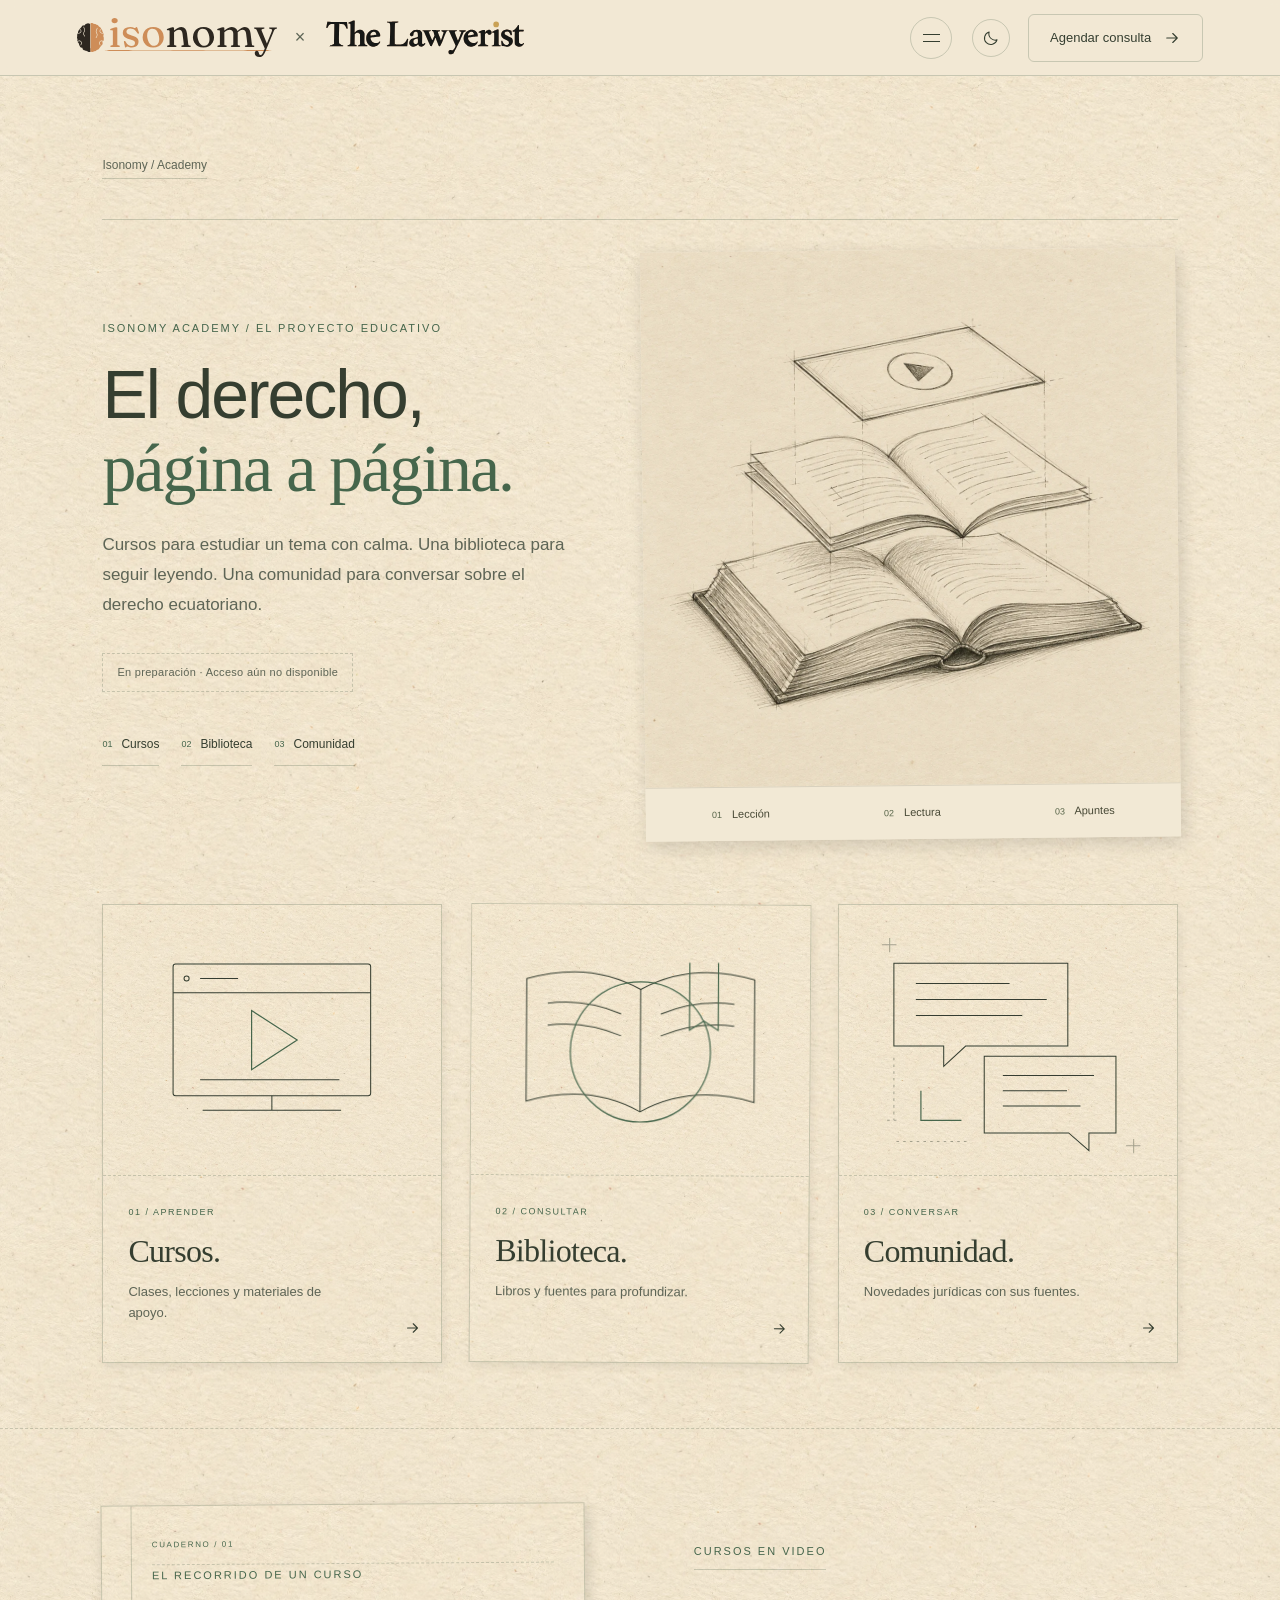
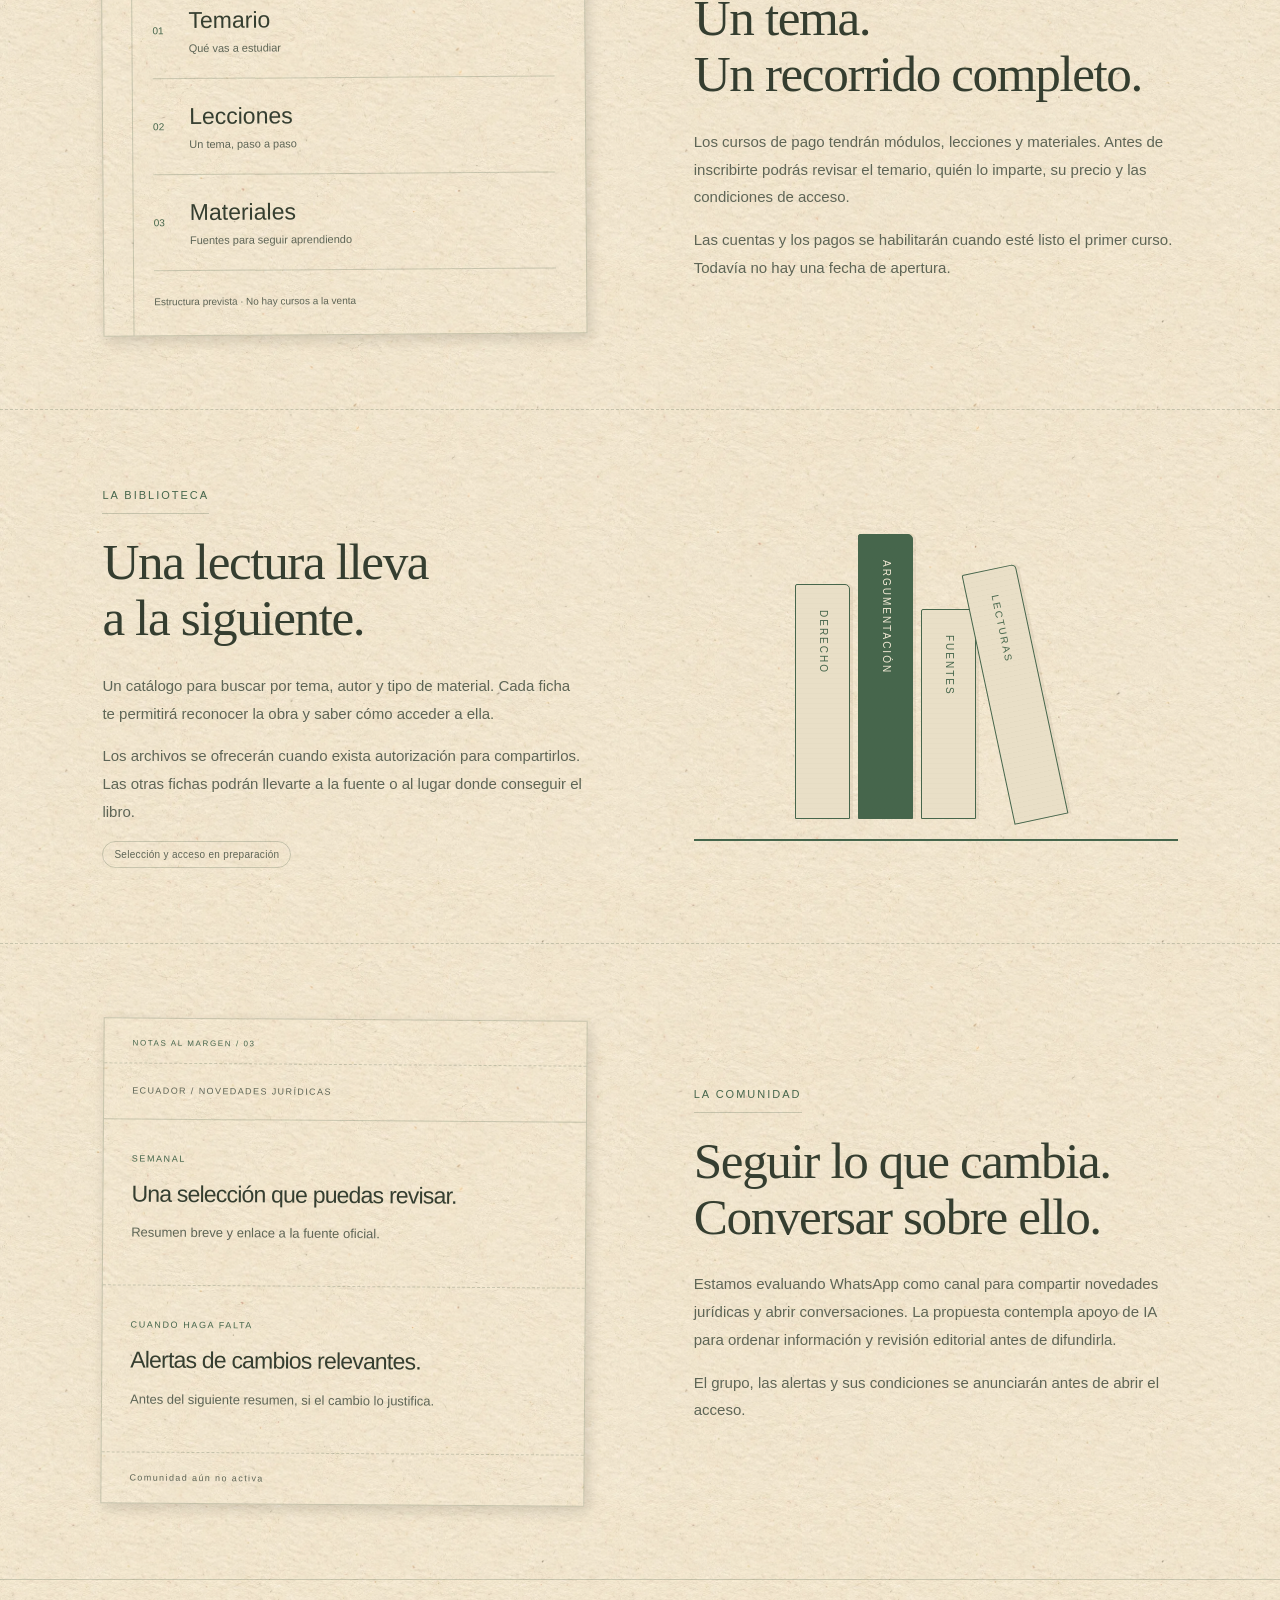
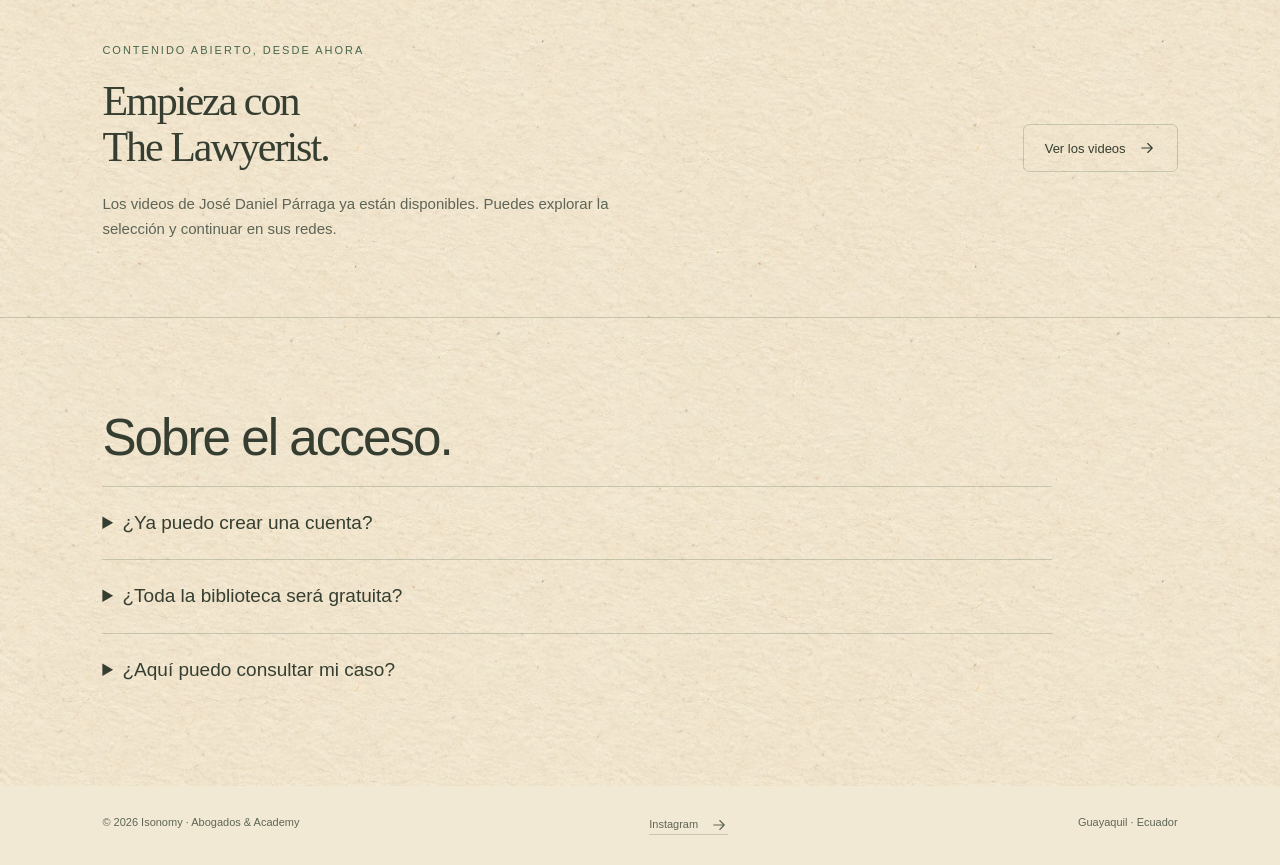
<file: academy/index.html>
<!doctype html><html lang="es"><head><meta charset="utf-8"><meta name="viewport" content="width=device-width,initial-scale=1"><title>Isonomy Academy · Cursos, biblioteca y comunidad</title><meta name="description" content="Conoce el proyecto educativo de Isonomy: cursos en video, biblioteca y seguimiento de novedades jurídicas de Ecuador. En preparación."><link rel="icon" href="/assets/favicon.png"><link rel="canonical" href="https://isonomy.ec/academy/"><script>try{const t=localStorage.getItem('isonomy-theme');document.documentElement.dataset.theme=t==='light'||t==='dark'?t:(matchMedia('(prefers-color-scheme:dark)').matches?'dark':'light')}catch(e){}</script><style>
:root{--bg:#101213;--ink:#eff0ed;--muted:#9b9f9f;--copper:#bb9270}*{box-sizing:border-box}html{scroll-behavior:smooth}body{margin:0;background:var(--bg);color:var(--ink);font-family:Arial,Helvetica,sans-serif}a{color:inherit;text-decoration:none}nav{height:76px;position:fixed;inset:0 0 auto;z-index:20;padding:0 6%;display:flex;align-items:center;justify-content:space-between;background:#101213dc;backdrop-filter:blur(20px);border-bottom:1px solid #ffffff16}.brand{font-size:28px;letter-spacing:-1.7px;font-weight:600}.links{display:flex;gap:27px;align-items:center;font-size:12px}.button{display:inline-flex;align-items:center;justify-content:center;padding:14px 21px;border:1px solid #ffffff35;border-radius:6px;font-size:13px}.button.primary{background:var(--ink);color:var(--bg);border-color:var(--ink)}.scroll-story{height:340svh;position:relative}.stage{position:sticky;top:0;height:100svh;overflow:hidden;display:flex;align-items:center;justify-content:center;background:radial-gradient(ellipse at 65% 55%,#35302980,transparent 60%)}.stagecopy{position:absolute;left:8%;top:23%;width:45%;z-index:2}.eyebrow{font-size:11px;letter-spacing:2px;text-transform:uppercase;color:var(--copper)}h1{font-size:clamp(48px,6vw,88px);line-height:1.01;letter-spacing:-5px;margin:20px 0;font-weight:500}.stagecopy p{font-size:16px;line-height:1.7;max-width:350px;color:var(--muted)}.scene{position:absolute;left:53%;top:27%;width:36vw;height:36vw;max-height:470px;max-width:470px;perspective:1000px}.frame{position:absolute;inset:10%;border:1px solid #bb927085;transform:rotate(45deg);box-shadow:0 0 55px #bb92700a}.frame:nth-child(2){inset:20%;border-color:#eff0ed70}.frame:nth-child(3){inset:30%;background:#bb927018}.axis{position:absolute;width:1px;background:linear-gradient(transparent,#bb9270,transparent);height:140%;top:-20%;left:50%;transform:rotate(45deg)}.chapter{position:absolute;inset:0;display:flex;align-items:center;justify-content:center;pointer-events:none;text-align:center;opacity:0;z-index:3}.chapter h2{font-size:clamp(42px,6vw,86px);line-height:1.04;letter-spacing:-3px;font-weight:500;margin:20px 0}.chapter p{color:var(--muted);max-width:500px;margin:24px auto;line-height:1.8}.chapter span{color:var(--copper)}.progress{position:absolute;bottom:34px;left:8%;right:8%;display:flex;justify-content:space-between;font-size:10px;letter-spacing:1.5px;color:#a3a5a3}.progress-track{position:absolute;bottom:0;height:2px;width:100%;background:#ffffff10}.progress-track i{display:block;height:100%;width:0;background:var(--copper)}section[id]{scroll-margin-top:76px}.content{padding:110px 8%}.head{display:flex;justify-content:space-between;align-items:end;gap:45px;margin-bottom:60px}h2{font-size:clamp(36px,4.5vw,64px);line-height:1.1;letter-spacing:-2px;font-weight:500;margin:20px 0}.head p{max-width:350px;line-height:1.8;color:var(--muted);font-size:15px}.services{background:#ededE7;color:#1d2325}.services .head p,.services article p{color:#666d6d}.services article{padding:34px 0;border-top:1px solid #1d232526;display:grid;grid-template-columns:55px 1fr 1fr;gap:24px}.services article span{color:#8e6748;font-size:12px}h3{font-size:25px;font-weight:400;letter-spacing:-.8px;margin:0}.services article p{margin:0;font-size:14px;line-height:1.8}.about{display:grid;grid-template-columns:1fr 1fr;gap:10%;align-items:center}.about img{width:100%;max-height:620px;object-fit:contain}.about p{color:var(--muted);line-height:1.9;font-size:15px}.lawyerist{border-top:1px solid #ffffff16}.media-grid{display:grid;grid-template-columns:1fr 1fr;gap:40px}.video-box{display:grid;grid-template-columns:minmax(180px,290px) 1fr;gap:28px;align-items:center}.video-box video{width:100%;aspect-ratio:9/16;object-fit:contain;background:#000;border-radius:10px}.media-copy p{font-size:14px;line-height:1.8;color:var(--muted)}.social-list{display:flex;flex-direction:column;justify-content:center}.social-list a{padding:27px 0;border-bottom:1px solid #ffffff20;font-size:19px;line-height:1.5}.social-list a small{display:block;color:var(--copper);font-size:10px;letter-spacing:1.5px;margin-bottom:8px}.contact{background:#bb9270;color:#171b1d;padding:110px 8%;display:flex;justify-content:space-between;align-items:center;gap:40px}.contact p{line-height:1.7}.contact .eyebrow{color:#46382c}.contact .button{background:#171b1d;color:white;border:none}.contact h2{font-size:clamp(45px,6vw,85px)}footer{padding:30px 8%;display:flex;justify-content:space-between;gap:20px;color:var(--muted);font-size:11px}.reveal{transition:opacity .75s,transform .75s}.js .reveal.visible{opacity:1;transform:none}a:focus-visible{outline:2px solid var(--copper);outline-offset:5px}@media(max-width:850px){.links a:not(.button){display:none}.stagecopy{left:7%;top:18%;width:86%}h1{font-size:58px;letter-spacing:-3px}.scene{top:54%;left:25%;width:50vw;height:50vw}.stagecopy p{font-size:14px}.stagecopy .button{padding:11px 16px}.chapter{padding:0 7%}.chapter h2{font-size:48px}.chapter p{font-size:14px}.content{padding:75px 7%}.head{display:block;margin-bottom:40px}.services article{grid-template-columns:25px 1fr;gap:15px}.services article p{grid-column:2}.about{grid-template-columns:1fr;gap:40px}.about img{max-height:470px}.media-grid{grid-template-columns:1fr}.video-box{grid-template-columns:1fr}.video-box video{max-width:330px;margin:auto}.contact{display:block;padding:75px 7%}footer{flex-wrap:wrap}.scroll-story{height:300svh}}@media(prefers-reduced-motion:reduce){html{scroll-behavior:auto}.scroll-story{height:100svh}.chapter{display:none}.js .reveal{opacity:1;transform:none;transition:none}}

/* Identidad y continuidad — 07/10/2026 */
:root{--bg:#211e1b;--ink:#fcf7ec;--muted:#bbb3a8;--copper:#ce8d58}
nav{background:#211e1bef}.brand img{display:block;width:210px;height:auto}.scroll-story{height:340svh}.stage{background:radial-gradient(ellipse at 72% 50%,#51403265,transparent 65%)}.stage:after{content:"";position:absolute;inset:auto 0 0;height:160px;background:linear-gradient(transparent,var(--bg));pointer-events:none}.scene{top:30%;left:58%;width:32vw;height:32vw;max-width:470px;max-height:470px}.frame{border-color:#ce8d5855;box-shadow:none}.frame:nth-child(2){border-color:#fcf7ec60}.frame:nth-child(3){background:transparent}.frame span{position:absolute;top:-20px;left:12px;letter-spacing:2px;font-size:9px;color:var(--muted)}.thinking{position:absolute;inset:25%;width:50%;height:50%;object-fit:contain;opacity:.12;filter:drop-shadow(0 0 20px #ce8d5814)}.axis{opacity:.3}.scene-caption{position:absolute;bottom:-45px;width:100%;text-align:center;font-size:11px;letter-spacing:1px;color:var(--muted)}.personal-credit{display:block;margin-top:24px;color:var(--muted);font-size:11px;line-height:1.7}.chapter{inset:auto;left:8%;top:30%;width:46%;height:auto;text-align:left;display:block}.chapter h2{font-size:clamp(38px,4.7vw,70px)}.chapter p{margin:24px 0;max-width:400px}.progress-track{display:none}.services{background:var(--bg);color:var(--ink);padding-top:80px}.services .head p,.services article p{color:var(--muted)}.services article{border-color:#fcf7ec25}.services article span{color:var(--copper)}.about{position:relative;border-top:1px solid #fcf7ec16}.about img{height:auto;border-radius:3px}.mirror{transform:scaleX(-1)}.lawyerist{background:#f3e5b0;color:#29231c;border:0}.lawyerist .head p,.lawyerist .media-copy p{color:#625a46}.lawyerist .eyebrow,.lawyerist .social-list a small{color:#79532e}.lawyerist-logo{width:min(300px,75vw);height:auto;display:block;margin-bottom:24px}.lawyerist .social-list a{border-color:#29231c30}.contact{background:#29231c;color:var(--ink);border-top:1px solid #ce8d5850}.contact .eyebrow{color:var(--copper)}.contact .button{background:var(--ink);color:var(--bg)}
@media(max-width:850px){nav{height:70px;padding:0 7%}.brand img{width:160px}.links{gap:10px}.links .button{font-size:11px;padding:11px}.scroll-story{height:310svh}.stagecopy{top:15%;width:86%}h1{font-size:clamp(40px,8vw,58px);letter-spacing:-2px}.stagecopy p{max-width:330px}.personal-credit{margin-top:16px;font-size:10px}.scene{top:62%;left:32%;width:36vw;height:36vw}.scene-caption{bottom:-27px;font-size:9px}.chapter{left:7%;top:20%;width:86%;padding:0}.chapter h2{font-size:clamp(38px,7vw,52px)}.chapter p{max-width:350px}.frame span{font-size:7px;top:-15px}.thinking{inset:20%;width:60%;height:60%}.progress{font-size:8px;bottom:18px}.services{padding-top:60px}}
@media(prefers-reduced-motion:reduce){.scroll-story{height:100svh}.thinking{opacity:1}.frame,.axis{display:none}.chapter{display:none}}

/* Continuous document scroll and paired identity themes */
:root{color-scheme:dark;--line:#fcf7ec28;--nav:#211e1bef;--panel:#29231c;--law-bg:#29251d;--law-ink:#fcf7ec;--law-muted:#c8bca4;--accent:#ce8d58}
:root[data-theme="light"]{color-scheme:light;--bg:#fcf7ec;--ink:#29231c;--muted:#625b51;--copper:#8d552c;--line:#29231c30;--nav:#fcf7ecef;--panel:#f0e9dc;--law-bg:#f3e5b0;--law-ink:#29231c;--law-muted:#625a46;--accent:#9c6035}
nav{background:var(--nav);border-color:var(--line);gap:20px}.collaboration{display:flex;align-items:center;gap:22px;flex-shrink:0}.brand-separator{font-size:18px;color:var(--muted);font-weight:300}.theme-logo{display:block}.theme-logo img{display:block;width:100%;height:auto}.logo-light{display:none!important}[data-theme="light"] .logo-light{display:block!important}[data-theme="light"] .logo-dark{display:none!important}.isonomy-lockup{width:210px}.partner-brand .lawyerist-lockup{width:140px}.theme-toggle{width:38px;height:38px;border:1px solid var(--line);border-radius:50%;color:var(--ink);background:transparent;font-size:20px;cursor:pointer}.button{border-color:var(--line)}.button:focus-visible,.theme-toggle:focus-visible{outline:2px solid var(--copper);outline-offset:5px}.scroll-story{height:auto;overflow:clip}.story-row{position:relative;min-height:88svh;display:grid;grid-template-columns:1.15fr 1fr;align-items:center;gap:7%;padding:110px 8% 70px}.hero-row{min-height:100svh;padding-top:135px}.stagecopy{position:relative;left:auto;top:auto;width:auto}.scene{position:relative;left:auto;top:auto;width:100%;height:auto;aspect-ratio:1;max-width:470px;max-height:none;justify-self:center}.thinking{position:absolute;inset:25%;width:50%;height:50%;opacity:.24;filter:none}.frame{border-color:var(--line);transform:rotate(25deg)}.frame:nth-child(2){border-color:var(--muted)}.frame:nth-child(3){border-color:var(--copper);background:transparent}.process-copy h2{font-size:clamp(38px,4.5vw,68px)}.process-copy h2 span{color:var(--copper)}.process-copy p{max-width:430px;line-height:1.9;color:var(--muted);font-size:16px}.process-row{border-top:1px solid var(--line)}.scene-caption{bottom:-20px;color:var(--muted)}.scene-1 .thinking{opacity:.65}.scene-2 .thinking{opacity:1}.scene-2 .frame{opacity:.18}.services,.about,.contact{border-color:var(--line)}.services article{border-color:var(--line)}.contact{background:var(--panel)}.lawyerist{background:var(--law-bg);color:var(--law-ink)}.lawyerist .head p,.lawyerist .media-copy p{color:var(--law-muted)}.lawyerist .eyebrow,.lawyerist .social-list a small{color:var(--copper)}.lawyerist .social-list a{border-color:var(--line)}.lawyerist-logo .lawyerist-lockup{width:min(300px,75vw)}
@media(max-width:1150px){.links{gap:14px}.links>a:not(.button){display:none}.collaboration{gap:15px}}
@media(max-width:650px){nav{height:94px;padding:12px 6%;align-items:center;gap:10px}.collaboration{gap:10px;flex-wrap:wrap;max-width:215px}.isonomy-lockup{width:155px}.brand img{width:100%}.partner-brand .lawyerist-lockup{width:103px}.brand-separator{font-size:13px}.partner-brand{flex-basis:100%;margin-left:28px}.brand-separator{position:absolute;top:56px;left:6%}.links{gap:7px}.links .button{max-width:95px;font-size:10px;padding:10px;line-height:1.4}.theme-toggle{width:31px;height:31px;font-size:16px;flex-shrink:0}.story-row{min-height:auto;grid-template-columns:1fr;gap:45px;padding:75px 7%}.hero-row{padding-top:145px}.stagecopy{top:auto;left:auto;width:auto}.scene{top:auto;left:auto;width:min(70vw,320px);margin:0 auto 20px}.process-copy h2{font-size:38px}.process-copy p{font-size:14px}.scene-caption{font-size:10px;bottom:-17px}.thinking{inset:25%;width:50%;height:50%}section[id]{scroll-margin-top:94px}.content{padding:75px 7%}}
@media(prefers-reduced-motion:reduce){.scroll-story{height:auto}.frame{display:block;transform:none!important}.thinking{opacity:1}.scene{transform:none!important}}
.video-gallery{display:grid;grid-template-columns:repeat(3,minmax(0,1fr));gap:42px 32px}.video-card video{width:100%;aspect-ratio:9/16;object-fit:contain;border-radius:8px;background:#000}.video-card .eyebrow{margin:20px 0 12px}.video-card h3{font-size:22px;line-height:1.35}.video-note{margin:45px 0 20px;color:var(--law-muted);font-size:13px;line-height:1.8}.lawyerist .social-list{display:grid;grid-template-columns:1fr 1fr;gap:0 35px}.lawyerist .social-list a{font-size:16px}@media(max-width:850px){.video-gallery{grid-template-columns:repeat(2,minmax(0,1fr));gap:32px 20px}}@media(max-width:550px){.video-gallery{grid-template-columns:1fr}.video-card{max-width:330px;margin:auto;width:100%}.lawyerist .social-list{grid-template-columns:1fr}.video-card h3{font-size:21px}}
/* Inmersión: un gráfico compartido, textos que recorren la página */
.collaboration{gap:18px}.isonomy-lockup{width:200px}.partner-brand .lawyerist-lockup{width:205px}.brand img{width:100%}.links{gap:18px}.link-icon{width:18px;height:18px;flex-shrink:0;vertical-align:middle;margin-left:12px;transition:transform .25s}.button:hover .link-icon,.social-list a:hover .link-icon{transform:translateX(3px)}
.scroll-story{display:grid;grid-template-columns:1.1fr 1fr;position:relative;overflow:visible;padding:0 8%;gap:5%;height:auto}.story-narrative{grid-column:1;grid-row:1;min-width:0}.story-row{display:flex;min-height:105svh;padding:125px 0 75px;gap:0;align-items:center}.hero-row{min-height:105svh}.process-row{border:none}.stagecopy,.process-copy{width:100%;position:relative}.stagecopy p{max-width:440px;font-size:16px}.stagecopy h1{font-size:clamp(40px,4.4vw,68px);letter-spacing:-2.6px;line-height:1.06}.process-copy h2{font-size:clamp(36px,4vw,60px)}.personal-credit{font-size:12px;max-width:360px}.visual-stage{grid-column:2;grid-row:1;position:sticky;top:0;height:100svh;display:flex;align-items:center;justify-content:center;align-self:start;overflow:hidden;pointer-events:none}.scene{width:100%;max-width:470px;margin:0;will-change:transform}.frame{transition:none}.thinking{opacity:1}.scene-caption{line-height:1.7;bottom:-25px;letter-spacing:.4px;font-size:11px}.lawyerist .head p{max-width:430px}.social-list .link-icon{width:16px}.services{padding-top:80px;border-top:1px solid var(--line)}
@media(max-width:1150px){.collaboration{gap:14px}.isonomy-lockup{width:180px}.partner-brand .lawyerist-lockup{width:185px}}
@media(max-width:650px){nav{height:102px;padding:10px 6%;gap:10px}.collaboration{display:grid;grid-template-columns:14px 1fr;gap:8px 5px;max-width:none;flex-shrink:1}.brand{grid-column:2;grid-row:1}.isonomy-lockup{width:155px}.partner-brand{grid-column:2;grid-row:2;margin:0}.partner-brand .lawyerist-lockup{width:158px}.brand-separator{position:static;grid-column:1;grid-row:2;font-size:12px}.links{gap:8px}.links .button{font-size:11px;max-width:none;padding:10px 12px;white-space:nowrap}.links .button .link-icon{display:none}.theme-toggle{width:30px;height:30px}.scroll-story{display:grid;grid-template-columns:1fr;padding:0 7%;gap:0}.story-narrative{grid-column:1;grid-row:1}.visual-stage{grid-column:1;grid-row:1;top:102px;height:34svh;z-index:4;background:linear-gradient(var(--bg) 88%,transparent);align-items:center;padding:15px 0 30px}.scene{width:min(58vw,260px);max-width:260px}.scene-caption{bottom:-12px;font-size:9px}.frame span{font-size:7px}.story-row{min-height:105svh;padding:calc(34svh + 125px) 0 50px;align-items:center}.hero-row{min-height:110svh}.stagecopy h1{font-size:38px;letter-spacing:-1.5px}.stagecopy p,.process-copy p{font-size:14px;line-height:1.75}.process-copy h2{font-size:36px}.personal-credit{margin-top:16px;font-size:11px}.button{padding:13px 16px}.services{padding-top:60px}section[id]{scroll-margin-top:102px}}
@media(prefers-reduced-motion:reduce){.scroll-story{display:block}.visual-stage{display:none}.story-row{min-height:auto;padding:140px 0 65px}.process-row{padding-top:35px}.frame{transform:none!important}}

.film-preview{position:relative;aspect-ratio:4/5;background:#171815;border-radius:8px;overflow:hidden}.film-preview video{position:absolute;inset:0;width:100%;height:100%;aspect-ratio:auto;object-fit:contain;visibility:hidden}.film-cover{position:absolute;inset:0;width:100%;height:100%;border:0;padding:0;cursor:pointer;text-align:left;background:#171815;color:#fcf7ec;font-family:inherit}.film-cover>img{width:100%;height:100%;object-fit:cover;object-position:50% 28%;transition:transform .45s;filter:brightness(.9)}.film-cover:after{content:"";position:absolute;inset:0;background:linear-gradient(#15171255,transparent 28%,#17181550 48%,#171815ed 80%)}.film-brand{position:absolute;z-index:1;left:23px;top:22px;font-family:Georgia,serif;font-size:20px;letter-spacing:-.5px}.film-brand>span{display:inline-block;width:5px;height:5px;background:#ce8d58;border-radius:50%;margin-left:3px}.film-title{position:absolute;z-index:1;left:23px;right:23px;bottom:86px;font-size:clamp(22px,2.3vw,30px);line-height:1.15;font-weight:500;letter-spacing:-.8px}.film-play{position:absolute;z-index:1;bottom:23px;left:23px;width:40px;height:40px;border:1px solid #fcf7ec65;border-radius:50%;display:grid;place-items:center}.film-play svg{width:20px;height:20px}.film-caption{position:absolute;bottom:38px;left:76px;z-index:1;font-size:9px;letter-spacing:1.8px}.film-cover:hover>img{transform:scale(1.035)}.film-cover:focus-visible{outline:2px solid #ce8d58;outline-offset:-4px}.film-preview.is-playing video{visibility:visible}.film-preview.is-playing .film-cover{display:none}.sr-only{position:absolute;width:1px;height:1px;padding:0;margin:-1px;overflow:hidden;clip:rect(0,0,0,0);white-space:nowrap;border:0}.video-gallery{gap:26px}.video-card{min-width:0}@media(prefers-reduced-motion:reduce){.film-cover>img{transition:none}.film-cover:hover>img{transform:none}}@media(max-width:550px){.film-title{font-size:27px}}
.film-cover>img.mirror{transform:scaleX(-1);object-position:50% 38%}.film-cover:hover>img.mirror{transform:scaleX(-1) scale(1.035)}
/* Revision 4: causal scroll composition and clear topic covers */
html{--nav-height:76px}.theme-toggle{display:grid;place-items:center}.theme-toggle svg{width:18px;height:18px;stroke:currentColor;stroke-width:1.4;stroke-linecap:round;stroke-linejoin:round}.theme-moon{display:none}[data-theme="light"] .theme-sun{display:none}[data-theme="light"] .theme-moon{display:block}
.scroll-story{overflow:visible}.story-narrative{z-index:2}.visual-stage{top:var(--nav-height);height:calc(100svh - var(--nav-height));overflow:visible;background:none;padding:0;z-index:1}.scene{width:100%;max-width:540px;aspect-ratio:1;transform:none!important;margin:0;position:relative}.method-drawing{position:absolute;inset:0;width:100%;height:100%;color:var(--muted);overflow:visible}.scene .thinking{inset:35%;width:30%;height:30%;opacity:0;transform-origin:center}.method-network,.method-route,.route-end{opacity:0}.method-label{position:absolute;top:6%;width:100%;text-align:center;font-size:9px;letter-spacing:2px;color:var(--copper)}.scene-caption{bottom:5%;font-size:11px;letter-spacing:.2px}.story-row{border:0;min-height:95svh;padding:100px 0 70px}.hero-row{min-height:100svh;padding-top:135px}.process-row{min-height:90svh}.process-copy h2{font-size:clamp(36px,4.4vw,66px)}
.film-preview{aspect-ratio:4/5;border-radius:8px;box-shadow:0 1px 0 #ffffff0a}.film-cover{background:#eee3c5;color:#29231c}.film-cover>img{height:65%;position:absolute;top:0;left:0;object-fit:contain;object-position:center;filter:none;transform:none!important}.film-cover:after{display:none}.film-title{color:#29231c;left:24px;right:24px;bottom:76px;font-size:clamp(21px,2vw,29px);line-height:1.1;letter-spacing:-.7px}.film-brand{width:145px;top:20px;left:24px;font-size:0}.film-brand .logo-dark{display:none!important}.film-brand .logo-light{display:block!important}.film-play{width:34px;height:34px;left:24px;bottom:24px;border-color:#29231c55}.film-play svg{width:17px;height:17px}.film-caption{left:73px;bottom:34px;font-size:9px;letter-spacing:1.5px}.film-preview video{background:#111;object-fit:contain}.video-gallery{grid-template-columns:repeat(3,minmax(0,1fr));gap:24px}
@media(max-width:950px){.video-gallery{grid-template-columns:repeat(2,minmax(0,1fr))}.film-title{font-size:26px}}
@media(max-width:650px){nav{height:auto;min-height:94px;padding:12px 5%;gap:8px}.isonomy-lockup{width:142px}.partner-brand .lawyerist-lockup{width:146px}.links .button{padding:11px 10px;font-size:10px}.collaboration{gap:8px 3px}.theme-toggle{width:29px;height:29px}.links{gap:6px}.scroll-story{display:flex;flex-direction:column;padding:0 7%;gap:0}.story-narrative{display:contents}.story-row{min-height:auto;padding:56px 0 64px;order:2;display:block}.hero-row{order:0;padding-top:calc(var(--nav-height) + 50px);padding-bottom:20px;min-height:auto}.visual-stage{order:1;position:sticky;top:var(--nav-height);height:min(84vw,350px);min-height:0;width:calc(100% + 16.4%);align-self:stretch;aspect-ratio:auto;z-index:3;padding:0;margin:0 -8.2%;background:var(--bg);overflow:visible;display:grid;place-items:center;justify-items:center;border-bottom:1px solid var(--line)}.scene{width:min(72vw,310px);max-width:310px;margin:0;height:auto;aspect-ratio:1}.method-label{top:8%;font-size:7px;letter-spacing:1.4px}.scene-caption{bottom:7%;font-size:9px}.process-row{padding-top:50px;padding-bottom:95px}.process-copy h2{font-size:38px}.process-copy p{font-size:15px}.stagecopy h1{font-size:43px;letter-spacing:-1.8px}.stagecopy p{font-size:15px}.services{padding-top:60px}.film-title{font-size:27px}.video-gallery{grid-template-columns:1fr;gap:22px}.film-preview{aspect-ratio:4/5}.film-cover>img{height:63%}.film-brand{width:160px}section[id]{scroll-margin-top:var(--nav-height)}}
@media(max-width:360px){.isonomy-lockup{width:124px}.partner-brand .lawyerist-lockup{width:128px}.links .button{font-size:9px;padding:9px 7px}.theme-toggle{width:26px;height:26px}.stagecopy h1{font-size:38px}}
@media(prefers-reduced-motion:reduce){.visual-stage{position:relative;top:auto;display:grid}.method-network,.method-route,.route-end{stroke-dashoffset:0!important}.story-row{min-height:auto}.scene *{transition:none}.scroll-story{overflow:visible}}

/* Arquitectura Isonomy: práctica, conocimiento y voz personal */
.gateway{padding-top:150px;padding-bottom:80px}.gateway-heading{max-width:1000px}.gateway h1{font-size:clamp(45px,6.5vw,96px);letter-spacing:-4px;line-height:1.03;margin:24px 0 28px}.gateway h1 em{font-family:Georgia,serif;font-weight:400;color:var(--copper)}.gateway-heading>p{max-width:580px;font-size:18px;line-height:1.65;color:var(--muted)}.gateway-doors{display:grid;grid-template-columns:1fr 1fr;margin-top:60px;border-top:1px solid var(--line);border-bottom:1px solid var(--line)}.area-door{padding:30px 34px 30px 0;position:relative}.area-door+ .area-door{padding-left:40px;border-left:1px solid var(--line)}.door-index,.editorial-heading{font-size:10px;letter-spacing:1.7px;color:var(--muted)}.area-door h2{font-family:Georgia,serif;font-size:clamp(34px,4vw,55px);letter-spacing:-1.5px;margin:24px 0 18px}.door-dot{color:var(--copper)}.area-door p{max-width:310px;line-height:1.7;font-size:15px;color:var(--muted)}.door-action{display:flex;align-items:center;justify-content:space-between;gap:14px;margin-top:30px;font-size:12px}.door-action>span:not(.status){font-size:24px;color:var(--copper)}.area-door:hover{background:var(--panel)}.gateway-personal{display:inline-block;margin-top:24px;color:var(--muted);font-size:12px;line-height:1.7}.status{display:inline-block;border:1px solid var(--line);border-radius:30px;padding:7px 11px;font-size:10px;color:var(--muted);letter-spacing:.3px}.academy{background:var(--panel);border-top:1px solid var(--line);border-bottom:1px solid var(--line)}.academy .head p{max-width:430px}.academy-grid{display:grid;grid-template-columns:repeat(3,1fr);gap:35px}.academy-grid article{border-top:1px solid var(--line);padding:20px 0}.academy-number{font-size:11px;color:var(--copper)}.academy-grid h3{font-family:Georgia,serif;font-size:32px;margin:25px 0 18px}.academy-grid p{font-size:14px;line-height:1.8;color:var(--muted);min-height:105px}.academy-note{font-size:12px;line-height:1.7;color:var(--muted);margin:45px 0 0;max-width:700px}.library-art,.course-art,.community-art{height:140px;margin:25px 0;position:relative;display:flex;align-items:end;justify-content:center;gap:8px;color:var(--copper)}.library-art i{display:block;width:25px;height:90px;border:1px solid var(--muted);border-radius:1px;position:relative}.library-art i:before{content:'';position:absolute;left:5px;right:5px;top:12px;border-top:1px solid var(--copper)}.library-art i:nth-child(2){height:112px}.library-art i:nth-child(3){height:102px;background:var(--copper);opacity:.6}.library-art i:last-child{transform:rotate(-12deg);transform-origin:bottom;height:104px}.course-art{align-items:center;flex-direction:column;border:1px solid var(--line);max-width:230px;margin-left:auto;margin-right:auto;font-size:10px;letter-spacing:2px}.course-art svg{width:40px;height:40px;margin-top:15px}.community-art{align-items:center}.community-art i{position:absolute;border:1px solid var(--muted);width:95px;height:95px;border-radius:50%;left:calc(50% - 65px)}.community-art i:nth-child(2){left:calc(50% - 30px);border-color:var(--copper)}.community-art i:nth-child(3){width:8px;height:8px;background:var(--copper);border:0;left:calc(50% - 4px);top:calc(50% - 4px)}.community-art span{position:absolute;bottom:0;font-size:9px;letter-spacing:2px}.lawyerist .head p{max-width:430px}.editorial-heading{display:flex;justify-content:space-between;gap:20px;margin:15px 0 25px;padding-top:25px;border-top:1px solid var(--line)}.film-cover{background:#211e1b;color:#fcf7ec}.film-cover>img{height:100%;object-fit:cover;object-position:center;filter:none;transform:none!important}.film-cover:after{display:block;background:linear-gradient(180deg,#17141090 0%,transparent 35%,#17141040 48%,#171410ed 100%)}.film-title{color:#fcf7ec;font-size:clamp(23px,2.2vw,32px);bottom:85px}.film-brand{width:165px}.film-brand .logo-dark{display:block!important}.film-brand .logo-light{display:none!important}.film-play{border-color:#fcf7ec80;width:38px;height:38px}.film-caption{left:78px;bottom:36px}.film-preview{border-radius:5px}.film-cover:hover>img{transform:scale(1.025)!important}.channel-grid{display:grid;grid-template-columns:repeat(3,1fr);gap:25px}.channel-grid>*{padding:28px 24px;border:1px solid var(--line)}.channel-grid small{font-size:10px;letter-spacing:2px;color:var(--copper)}.channel-grid h3{font-family:Georgia,serif;font-size:27px;margin:25px 0 16px}.channel-grid p{font-size:14px;line-height:1.8;color:var(--law-muted)}.channel-grid a>span{font-size:12px;display:block;margin-top:25px}.channels-heading{margin-top:60px}.lawyerist .social-list{margin-top:25px}.about img{max-height:470px}.links>a:not(.button){font-size:11px;white-space:nowrap}
@media(max-width:1150px){.links>a:not(.button){display:none}}
@media(max-width:650px){.gateway{padding-top:calc(var(--nav-height) + 45px);padding-bottom:55px}.gateway h1{font-size:46px;letter-spacing:-2px}.gateway-heading>p{font-size:16px}.gateway-doors{grid-template-columns:1fr;margin-top:35px}.area-door{padding:25px 0}.area-door+ .area-door{padding:25px 0;border-left:0;border-top:1px solid var(--line)}.area-door h2{font-size:39px}.area-door h2 br{display:block}.academy-grid,.channel-grid{grid-template-columns:1fr}.academy-grid{gap:10px}.academy-grid article{display:grid;grid-template-columns:1fr 110px;column-gap:12px}.academy-number{grid-column:1}.academy-grid h3{grid-column:1;grid-row:2;margin:18px 0}.academy-grid p{grid-column:1/-1;min-height:0}.academy-grid .status{justify-self:start;grid-column:1/-1}.library-art,.course-art,.community-art{grid-column:2;grid-row:1/3;width:110px;height:100px;margin:0;transform:scale(.75);transform-origin:center}.editorial-heading{line-height:1.6}.editorial-heading span:last-child{display:none}.film-title{font-size:27px}.film-preview{aspect-ratio:4/5}.film-cover>img{height:100%}.gateway-personal{font-size:12px}}

/* Review: clear routes, accessible mobile navigation and editorial portraits. */
.practice-title{font-size:clamp(40px,4.4vw,68px);letter-spacing:-2.6px;line-height:1.06}
.gateway{position:relative}.gateway:before{content:'';position:absolute;right:8%;top:140px;width:95px;height:95px;border-top:1px solid var(--copper);border-right:1px solid var(--copper);opacity:.5;pointer-events:none}.gateway-heading{position:relative}.gateway h1{max-width:1050px}.gateway-personal{border-bottom:1px solid var(--line);padding-bottom:7px}.gateway-personal:hover{color:var(--ink)}
.menu-toggle{display:none}.video-filters{display:flex;flex-wrap:wrap;gap:8px;margin:0 0 30px}.video-filters button{font:inherit;font-size:12px;padding:10px 17px;border:1px solid var(--line);border-radius:24px;background:transparent;color:var(--law-ink);cursor:pointer}.video-filters button[aria-pressed=true]{background:var(--law-ink);color:var(--law-bg)}button:focus-visible{outline:2px solid var(--copper);outline-offset:4px}.video-card[hidden]{display:none}.film-cover>img{object-position:50% 30%}.film-brand{width:min(165px,60%)}.film-title{font-size:clamp(22px,2vw,30px)}
@media(max-width:1150px){nav{flex-wrap:wrap}.menu-toggle{display:flex;flex-direction:column;gap:6px;justify-content:center;align-items:center;width:42px;height:42px;background:transparent;border:1px solid var(--line);border-radius:50%;color:var(--ink);margin-left:auto}.menu-toggle span{display:block;width:17px;height:1px;background:currentColor}.links>a:not(.button){display:none}nav.menu-open .links{position:absolute;top:100%;left:0;right:0;padding:22px 7%;background:var(--bg);border-bottom:1px solid var(--line);display:flex;flex-wrap:wrap;gap:22px}nav.menu-open .links>a:not(.button){display:block;font-size:15px}.collaboration{flex-shrink:0}}
@media(max-width:650px){.gateway:before{display:none}nav{height:94px;flex-wrap:nowrap}.collaboration{gap:6px 3px}.links{gap:0}.links>.button{display:none}.menu-toggle{width:32px;height:32px;flex-shrink:0}.theme-toggle{width:30px;height:30px}nav.menu-open .links>.button{display:inline-flex}nav.menu-open .theme-toggle{display:none}.practice-title{font-size:39px;letter-spacing:-1.5px}.video-card{max-width:440px}.film-title{font-size:28px}.gateway h1{font-size:clamp(38px,10.5vw,54px)}.film-cover>img{height:100%}.about img{max-height:350px}.editorial-heading span:first-child{display:block}}

/* Separate destinations, longer reading and explicit service scope. */
.page-intro{padding:155px 8% 75px;max-width:1400px;margin:auto}.breadcrumb{display:inline-block;color:var(--muted);font-size:12px;margin-bottom:40px;border-bottom:1px solid var(--line);padding-bottom:6px}.page-intro h1{font-size:clamp(44px,6vw,82px);letter-spacing:-3px;max-width:950px;line-height:1.06}.page-intro .intro-text{font-size:19px;line-height:1.75;color:var(--muted);max-width:750px}.page-intro .status{margin-top:15px}.section-jump{display:flex;gap:12px;flex-wrap:wrap;margin-top:30px}.section-jump a{padding:10px 0;margin-right:18px;border-bottom:1px solid var(--line);font-size:13px}.reading-section{padding:80px 8%;border-top:1px solid var(--line)}.reading-section .section-head{display:grid;grid-template-columns:1fr 1fr;gap:7%;align-items:start;margin-bottom:45px}.reading-section h2{font-size:clamp(34px,4vw,55px);margin-top:12px}.reading-section p{font-size:16px;line-height:1.85;color:var(--muted);max-width:720px}.reading-section h3{font-size:25px;margin:0 0 15px}.detail-grid{display:grid;grid-template-columns:1fr 1fr;gap:40px 65px}.detail-grid article{padding-top:25px;border-top:1px solid var(--line)}.detail-grid p{font-size:15px}.detail-grid ul{padding-left:18px;line-height:1.85;font-size:14px;color:var(--muted)}.plain-list{list-style:none;padding:0;counter-reset:step}.plain-list li{display:grid;grid-template-columns:50px 1fr;gap:15px;padding:25px 0;border-top:1px solid var(--line);counter-increment:step}.plain-list li:before{content:'0' counter(step);font-size:12px;color:var(--copper)}.plain-list strong{font-size:21px;font-weight:400}.plain-list p{font-size:15px;margin:10px 0 0}.faq{max-width:950px}.faq details{border-top:1px solid var(--line);padding:22px 0}.faq summary{font-size:19px;cursor:pointer;line-height:1.5}.faq details p{font-size:15px}.page-note{padding:30px;border-left:2px solid var(--copper);background:var(--panel);margin-top:30px}.page-note p{margin:0}.reading-section.tinted{background:var(--panel)}.gateway h1{max-width:1000px}.gateway-context{max-width:730px;padding:20px 0;color:var(--muted);line-height:1.85}.gateway-doors .area-door h2 br{display:block}.page-intro+.scroll-story .hero-row{min-height:80svh;padding-top:60px}.links a[aria-current=page]{color:var(--copper);text-decoration:underline;text-underline-offset:6px}footer a{border-bottom:1px solid var(--line)}
@media(max-width:650px){.page-intro{padding:135px 7% 50px}.page-intro h1{font-size:43px;letter-spacing:-1.8px}.page-intro .intro-text{font-size:17px}.breadcrumb{margin-bottom:28px}.reading-section{padding:55px 7%}.reading-section .section-head,.detail-grid{grid-template-columns:1fr;gap:22px}.reading-section .section-head{margin-bottom:25px}.reading-section p{font-size:15px}.detail-grid{gap:30px}.reading-section h2{font-size:36px}.plain-list li{grid-template-columns:30px 1fr}.page-note{padding:20px}.page-intro+.scroll-story .hero-row{min-height:auto;padding-top:35px}.faq summary{font-size:18px}}
</style><link rel="stylesheet" href="/assets/page-identities.css?v=2"><link rel="stylesheet" href="/assets/typography.css?v=2"><link rel="stylesheet" href="/assets/editorial-layout.css?v=1"><link rel="stylesheet" href="/assets/art-directions.css?v=2"><link rel="stylesheet" href="/assets/site-navigation.css?v=1"></head><body class="page-academy"><nav><div class="collaboration"><a class="brand" href="/" aria-label="Isonomy, inicio"><span class="theme-logo isonomy-lockup"><img class="logo-dark" src="/assets/brand-1bfff3ba1e45.svg" alt="Isonomy"><img class="logo-light" src="/assets/brand-79583df23917.svg" alt="Isonomy"></span></a><span class="brand-separator" aria-hidden="true">×</span><a class="partner-brand" href="/the-lawyerist/" aria-label="The Lawyerist, marca personal de José Daniel Párraga"><span class="theme-logo lawyerist-lockup"><img class="logo-dark" src="/assets/brand-9d007f1f7aeb.svg" alt="The Lawyerist"><img class="logo-light" src="/assets/brand-e1b86bc1aedf.svg" alt="The Lawyerist"></span></a></div><button class="menu-toggle" type="button" aria-label="Abrir menú" aria-expanded="false" aria-controls="site-links"><span></span><span></span></button><div class="links" id="site-links"><a href="/">Home</a><a href="/abogados/">Isonomy Abogados</a><a aria-current="page" href="/academy/">Academy</a><a href="/marketing-juridico/">Marketing jurídico</a><a href="/the-lawyerist/">The Lawyerist</a><button class="theme-toggle" type="button" aria-label="Cambiar a modo claro" title="Cambiar a modo claro"><svg class="theme-sun" viewBox="0 0 24 24" fill="none" aria-hidden="true"><circle cx="12" cy="12" r="3.5"/><path d="M12 2v2m0 16v2M2 12h2m16 0h2M5 5l1.4 1.4m11.2 11.2L19 19M5 19l1.4-1.4M17.6 6.4L19 5"/></svg><svg class="theme-moon" viewBox="0 0 24 24" fill="none" aria-hidden="true"><path d="M20 14.5A8.5 8.5 0 019.5 4 8.5 8.5 0 1020 14.5z"/></svg></button><a class="button" href="/abogados/#contacto">Agendar consulta<svg class="link-icon" viewBox="0 0 24 24" fill="none" aria-hidden="true"><path d="M5 12h14M13 6l6 6-6 6" stroke="currentColor" stroke-width="1.5" stroke-linecap="round" stroke-linejoin="round"/></svg></a></div></nav><main><section class="academy-intro" id="inicio"><a class="breadcrumb" href="/">Isonomy / Academy</a><div class="academy-heading notebook-heading"><div class="notebook-copy"><div class="eyebrow">Isonomy Academy / El proyecto educativo</div><h1>El derecho,<br><em>página a página.</em></h1><p>Cursos para estudiar un tema con calma. Una biblioteca para seguir leyendo. Una comunidad para conversar sobre el derecho ecuatoriano.</p><span class="status">En preparación · Acceso aún no disponible</span><div class="notebook-index"><a href="#cursos"><span>01</span>Cursos</a><a href="#biblioteca"><span>02</span>Biblioteca</a><a href="#comunidad"><span>03</span>Comunidad</a></div></div><figure class="notebook-figure paper-figure"><img class="paper-study" src="/assets/academy-paper-study-v2.webp" alt="Dibujo a lápiz sobre papel: un libro abierto, sus páginas de lectura y una lección en video, separados por capas." width="1254" height="1254" fetchpriority="high"><figcaption class="paper-legend"><span><b>01</b> Lección</span><span><b>02</b> Lectura</span><span><b>03</b> Apuntes</span></figcaption></figure></div><div class="academy-shelves"><a href="#cursos"><div class="shelf-art"><svg class="edition-art ink-edition" viewBox="0 0 400 320" fill="none" aria-hidden="true" stroke="currentColor" stroke-width="1.4"><defs><filter id="paper-ink-1" x="-4%" y="-4%" width="108%" height="108%"><feTurbulence type="fractalNoise" baseFrequency=".032" numOctaves="2" seed="8" result="pencil"/><feDisplacementMap in="SourceGraphic" in2="pencil" scale="1.4" xChannelSelector="R" yChannelSelector="G"/></filter></defs><g filter="url(#paper-ink-1)"><rect x="83" y="70" width="234" height="156" rx="3"/><path d="M83 104h234M118 243h164M200 226v17"/><path class="art-accent" d="m176 125 54 35-54 35Z"/><circle cx="99" cy="87" r="3"/><path d="M115 87h45M115 207h165"/></g></svg></div><span>01 / APRENDER</span><h2>Cursos.</h2><p>Clases, lecciones y materiales de apoyo.</p><svg class="link-icon" viewBox="0 0 24 24" fill="none" aria-hidden="true"><path d="M5 12h14m-6-6 6 6-6 6" stroke="currentColor" stroke-width="1.5" stroke-linecap="round" stroke-linejoin="round"/></svg></a><a href="#biblioteca"><div class="shelf-art"><svg class="edition-art ink-edition" viewBox="0 0 400 320" fill="none" aria-hidden="true" stroke="currentColor" stroke-width="1.4"><defs><filter id="paper-ink-2" x="-4%" y="-4%" width="108%" height="108%"><feTurbulence type="fractalNoise" baseFrequency=".032" numOctaves="2" seed="9" result="pencil"/><feDisplacementMap in="SourceGraphic" in2="pencil" scale="1.4" xChannelSelector="R" yChannelSelector="G"/></filter></defs><g filter="url(#paper-ink-2)"><path d="M200 100c-45-25-90-25-135-12v145c45-13 90-13 135 12 45-25 90-25 135-12V88c-45-13-90-13-135 12Z"/><path d="M200 100v145M90 117c29-4 58 0 87 12m-87 14c29-4 58 0 87 12m47-26c29-12 58-16 87-12m-87 38c29-12 58-16 87-12"/><circle class="art-accent" cx="200" cy="174" r="83"/><path class="art-accent" d="M258 68v80l17-11 17 11V68"/></g></svg></div><span>02 / CONSULTAR</span><h2>Biblioteca.</h2><p>Libros y fuentes para profundizar.</p><svg class="link-icon" viewBox="0 0 24 24" fill="none" aria-hidden="true"><path d="M5 12h14m-6-6 6 6-6 6" stroke="currentColor" stroke-width="1.5" stroke-linecap="round" stroke-linejoin="round"/></svg></a><a href="#comunidad"><div class="shelf-art"><svg class="edition-art ink-edition" viewBox="0 0 400 320" fill="none" aria-hidden="true" stroke="currentColor" stroke-width="1.4"><defs><filter id="paper-ink-3" x="-4%" y="-4%" width="108%" height="108%"><feTurbulence type="fractalNoise" baseFrequency=".032" numOctaves="2" seed="10" result="pencil"/><feDisplacementMap in="SourceGraphic" in2="pencil" scale="1.4" xChannelSelector="R" yChannelSelector="G"/></filter></defs><g filter="url(#paper-ink-3)"><path d="M65 69h206v98H150l-26 24v-24H65V69Z"/><path d="M91 93h111m-111 19h155m-155 19h126"/><path d="M172 179h156v91h-32v21l-24-21H172v-91Z"/><path d="M194 202h108m-108 18h76m-76 18h92"/><path class="art-accent" d="M97 220v35h48"/><path d="M51 47h17m-8-8v17M340 285h17m-8-8v17" opacity=".4"/><path d="M65 181v74m-8 0h16M151 280H65" stroke-dasharray="3 5" opacity=".4"/></g></svg></div><span>03 / CONVERSAR</span><h2>Comunidad.</h2><p>Novedades jurídicas con sus fuentes.</p><svg class="link-icon" viewBox="0 0 24 24" fill="none" aria-hidden="true"><path d="M5 12h14m-6-6 6 6-6 6" stroke="currentColor" stroke-width="1.5" stroke-linecap="round" stroke-linejoin="round"/></svg></a></div></section>
<section class="academy-feature" id="cursos"><div class="learning-outline"><span class="notebook-stamp" aria-hidden="true">CUADERNO / 01</span><span class="eyebrow">EL RECORRIDO DE UN CURSO</span><div><b>01</b><span>Temario<small>Qué vas a estudiar</small></span></div><div><b>02</b><span>Lecciones<small>Un tema, paso a paso</small></span></div><div><b>03</b><span>Materiales<small>Fuentes para seguir aprendiendo</small></span></div><span class="outline-note">Estructura prevista · No hay cursos a la venta</span></div><div class="feature-copy"><div class="eyebrow">Cursos en video</div><h2>Un tema.<br>Un recorrido completo.</h2><p>Los cursos de pago tendrán módulos, lecciones y materiales. Antes de inscribirte podrás revisar el temario, quién lo imparte, su precio y las condiciones de acceso.</p><p>Las cuentas y los pagos se habilitarán cuando esté listo el primer curso. Todavía no hay una fecha de apertura.</p></div></section>
<section class="academy-feature library-feature" id="biblioteca"><div class="feature-copy"><div class="eyebrow">La biblioteca</div><h2>Una lectura lleva<br>a la siguiente.</h2><p>Un catálogo para buscar por tema, autor y tipo de material. Cada ficha te permitirá reconocer la obra y saber cómo acceder a ella.</p><p>Los archivos se ofrecerán cuando exista autorización para compartirlos. Las otras fichas podrán llevarte a la fuente o al lugar donde conseguir el libro.</p><span class="status">Selección y acceso en preparación</span></div><div class="library-art" aria-hidden="true"><div class="book-spine">DERECHO</div><div class="book-spine">ARGUMENTACIÓN</div><div class="book-spine">FUENTES</div><div class="book-spine tilted">LECTURAS</div><div class="library-baseline"></div></div></section>
<section class="academy-feature" id="comunidad"><div class="community-board"><span class="notebook-stamp" aria-hidden="true">NOTAS AL MARGEN / 03</span><div class="board-top">ECUADOR / NOVEDADES JURÍDICAS</div><div class="board-entry"><span>SEMANAL</span><h3>Una selección que puedas revisar.</h3><p>Resumen breve y enlace a la fuente oficial.</p></div><div class="board-entry"><span>CUANDO HAGA FALTA</span><h3>Alertas de cambios relevantes.</h3><p>Antes del siguiente resumen, si el cambio lo justifica.</p></div><div class="board-bottom">Comunidad aún no activa</div></div><div class="feature-copy"><div class="eyebrow">La comunidad</div><h2>Seguir lo que cambia.<br>Conversar sobre ello.</h2><p>Estamos evaluando WhatsApp como canal para compartir novedades jurídicas y abrir conversaciones. La propuesta contempla apoyo de IA para ordenar información y revisión editorial antes de difundirla.</p><p>El grupo, las alertas y sus condiciones se anunciarán antes de abrir el acceso.</p></div></section>
<section class="academy-now"><div><span class="eyebrow">Contenido abierto, desde ahora</span><h2>Empieza con<br>The Lawyerist.</h2><p>Los videos de José Daniel Párraga ya están disponibles. Puedes explorar la selección y continuar en sus redes.</p></div><a class="button" href="/the-lawyerist/">Ver los videos <svg class="link-icon" viewBox="0 0 24 24" fill="none" aria-hidden="true"><path d="M5 12h14m-6-6 6 6-6 6" stroke="currentColor" stroke-width="1.5" stroke-linecap="round" stroke-linejoin="round"/></svg></a></section>
<section class="reading-section"><h2>Sobre el acceso.</h2><div class="faq"><details><summary>¿Ya puedo crear una cuenta?</summary><p>Todavía no. Las cuentas se habilitarán cuando esté listo el primer servicio que las necesite.</p></details><details><summary>¿Toda la biblioteca será gratuita?</summary><p>Las condiciones se indicarán en cada recurso cuando se publique el catálogo. Aún no se ha anunciado una suscripción.</p></details><details><summary>¿Aquí puedo consultar mi caso?</summary><p>Para asesoría sobre una situación particular, contacta a <a href="/abogados/">Isonomy Abogados</a>.</p></details></div></section></main><footer><span>© 2026 Isonomy · Abogados &amp; Academy</span><a href="https://www.instagram.com/isonomy.ec/">Instagram<svg class="link-icon" viewBox="0 0 24 24" fill="none" aria-hidden="true"><path d="M5 12h14M13 6l6 6-6 6" stroke="currentColor" stroke-width="1.5" stroke-linecap="round" stroke-linejoin="round"/></svg></a><span>Guayaquil · Ecuador</span></footer>
<script>
const root=document.documentElement,toggle=document.querySelector('.theme-toggle'),system=matchMedia('(prefers-color-scheme:dark)'),reduced=matchMedia('(prefers-reduced-motion:reduce)');
let preference=null;try{preference=localStorage.getItem('isonomy-theme')}catch(e){}
function theme(mode){root.dataset.theme=mode;const next=mode==='dark'?'claro':'oscuro';toggle.setAttribute('aria-label','Cambiar a modo '+next);toggle.title='Cambiar a modo '+next;toggle.setAttribute('aria-pressed',String(mode==='light'))}
theme(preference==='light'||preference==='dark'?preference:(system.matches?'dark':'light'));toggle.addEventListener('click',()=>{preference=root.dataset.theme==='dark'?'light':'dark';theme(preference);try{localStorage.setItem('isonomy-theme',preference)}catch(e){}});system.addEventListener('change',()=>{if(!preference)theme(system.matches?'dark':'light')});
if(document.querySelector('.scroll-story')){
const story=document.querySelector('.scroll-story'),scene=document.querySelector('.scene'),symbol=scene.querySelector('.thinking'),panels=[...scene.querySelectorAll('.evidence-panel')],rings=[...scene.querySelectorAll('.method-ring')],network=scene.querySelector('.method-network'),route=scene.querySelector('.method-route'),endpoint=scene.querySelector('.route-end');
const clamp=x=>Math.max(0,Math.min(1,x)),ease=x=>{x=clamp(x);return x*x*(3-2*x)};
function update(){const mobile=innerWidth<=650,navHeight=document.querySelector('nav').getBoundingClientRect().height;root.style.setProperty('--nav-height',navHeight+'px');const travel=Math.max(1,story.offsetHeight-innerHeight),p=reduced.matches?.72:clamp(-story.getBoundingClientRect().top/travel),analysis=ease((p-.12)/.42),action=ease((p-.61)/.29);panels.forEach((el,n)=>{const offsets=[[-45,-30],[42,-45],[-20,35]][n];el.style.transform=`translate(${offsets[0]*(1-analysis)}px,${offsets[1]*(1-analysis)}px)`;el.style.opacity=String(1-analysis*.94)});rings.forEach((el,n)=>{el.style.transformOrigin='300px 300px';el.style.transform=`rotate(${(34-n*9)*(1-analysis)}deg) scale(${.94+analysis*.06+action*n*.025})`;el.style.opacity=String((.18+analysis*.5)*(1-action*.6))});network.style.opacity=String(analysis*(1-action*.65));network.style.strokeDasharray='600';network.style.strokeDashoffset=String(600*(1-analysis));symbol.style.opacity=String(analysis);symbol.style.transform=`scale(${.7+analysis*.3})`;route.style.strokeDasharray='400';route.style.strokeDashoffset=String(400*(1-action));route.style.opacity=String(action);endpoint.style.opacity=String(action);scene.querySelector('.scene-caption').textContent=p<.35?'Un problema. Una lectura completa.':p<.7?'Relacionar los hechos. Construir el criterio.':'Del criterio a una estrategia de acción.';}
let queued=false;addEventListener('scroll',()=>{if(!queued){queued=true;requestAnimationFrame(()=>{update();queued=false})}},{passive:true});addEventListener('resize',update);reduced.addEventListener('change',update);update();
}
document.querySelectorAll('.film-cover').forEach(button=>button.addEventListener('click',()=>{const container=button.closest('.film-preview'),video=container.querySelector('video');container.classList.add('is-playing');video.play().then(()=>video.focus()).catch(()=>{container.classList.remove('is-playing')})}));

const menuButton=document.querySelector('.menu-toggle'),navigation=document.querySelector('nav');
function closeMenu(){navigation.classList.remove('menu-open');menuButton.setAttribute('aria-expanded','false');menuButton.setAttribute('aria-label','Abrir menú')}
menuButton.addEventListener('click',()=>{const opened=navigation.classList.toggle('menu-open');menuButton.setAttribute('aria-expanded',String(opened));menuButton.setAttribute('aria-label',opened?'Cerrar menú':'Abrir menú')});
document.querySelectorAll('#site-links a').forEach(a=>a.addEventListener('click',closeMenu));document.addEventListener('keydown',e=>{if(e.key==='Escape')closeMenu()});
document.querySelectorAll('[data-filter]').forEach(button=>button.addEventListener('click',()=>{document.querySelectorAll('[data-filter]').forEach(b=>b.setAttribute('aria-pressed',String(b===button)));let count=0;document.querySelectorAll('.video-card').forEach(card=>{card.hidden=button.dataset.filter!=='Todos'&&card.dataset.topic!==button.dataset.filter;if(!card.hidden)count++;else card.querySelector('video').pause()});document.querySelector('#video-results').textContent=count+' videos'}));
document.querySelectorAll('video').forEach(v=>v.addEventListener('play',()=>document.querySelectorAll('video').forEach(other=>{if(other!==v)other.pause()})));
</script></body></html>
</file>
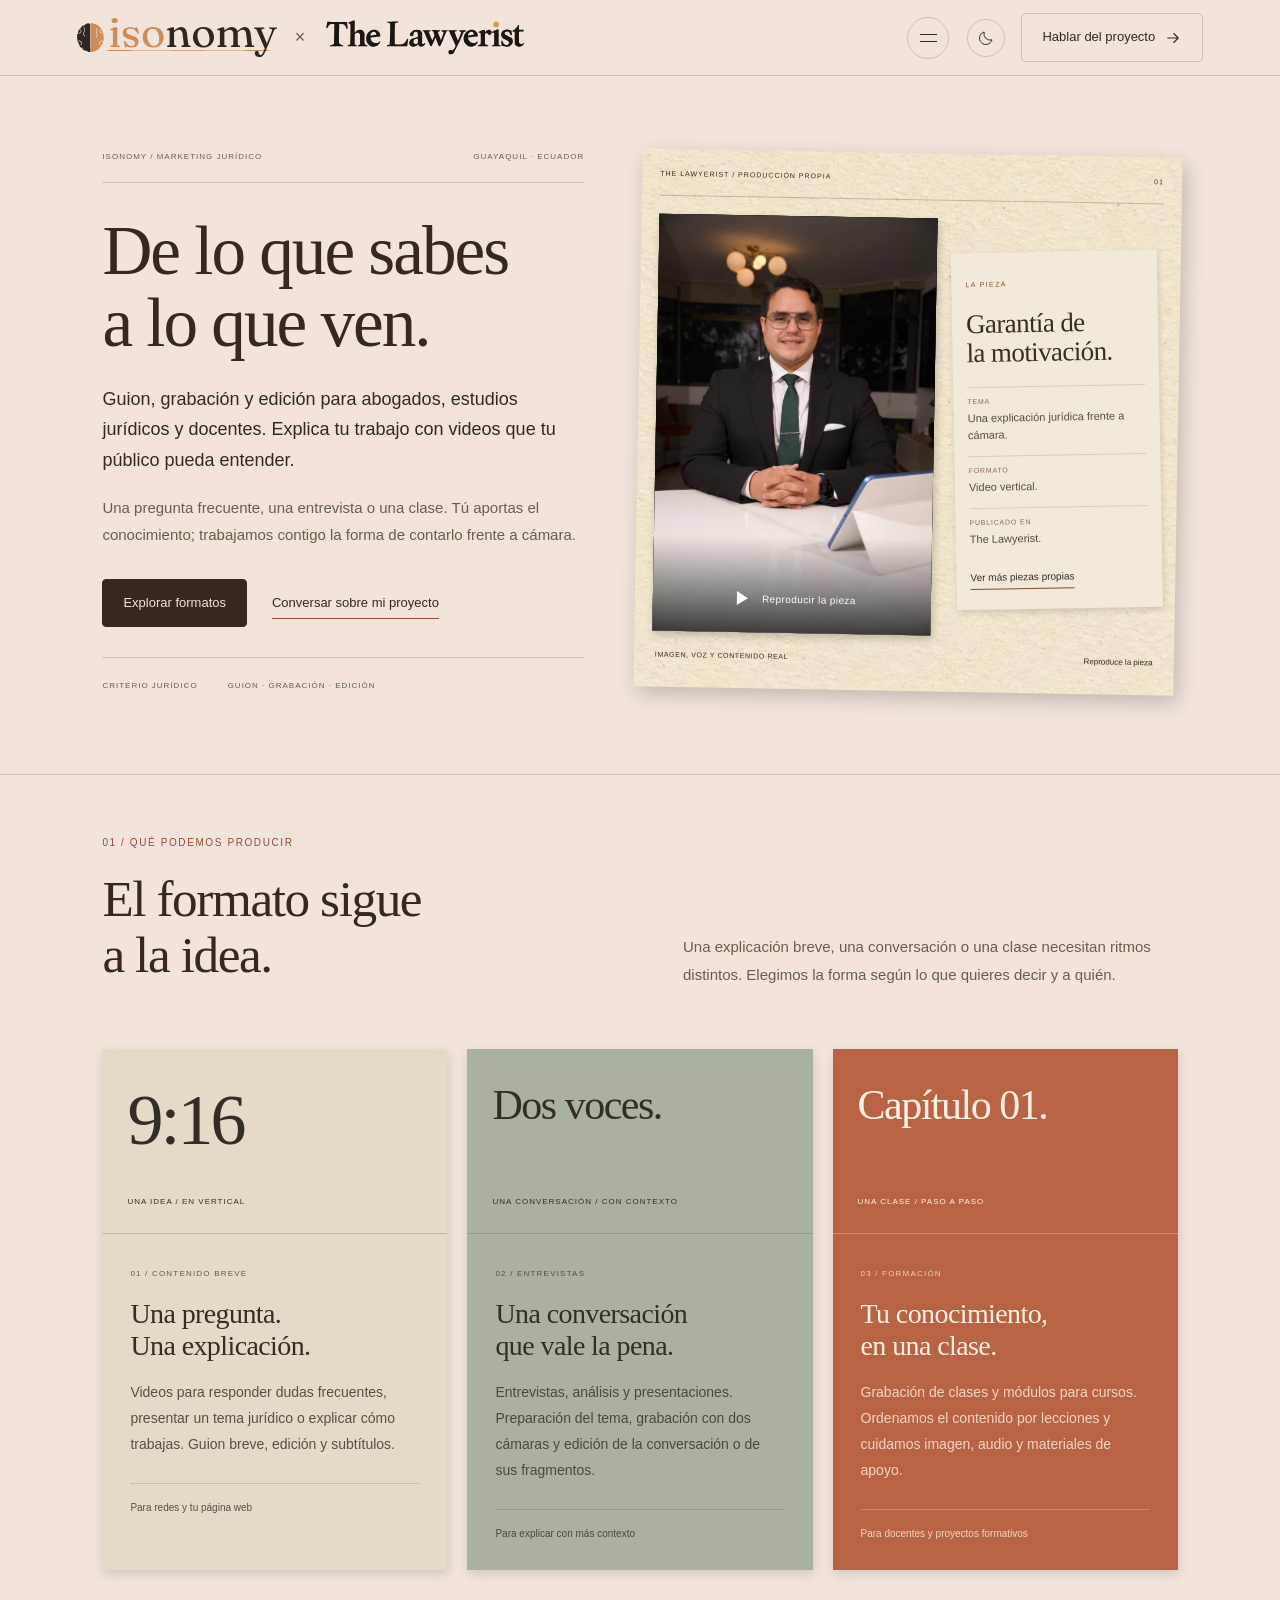
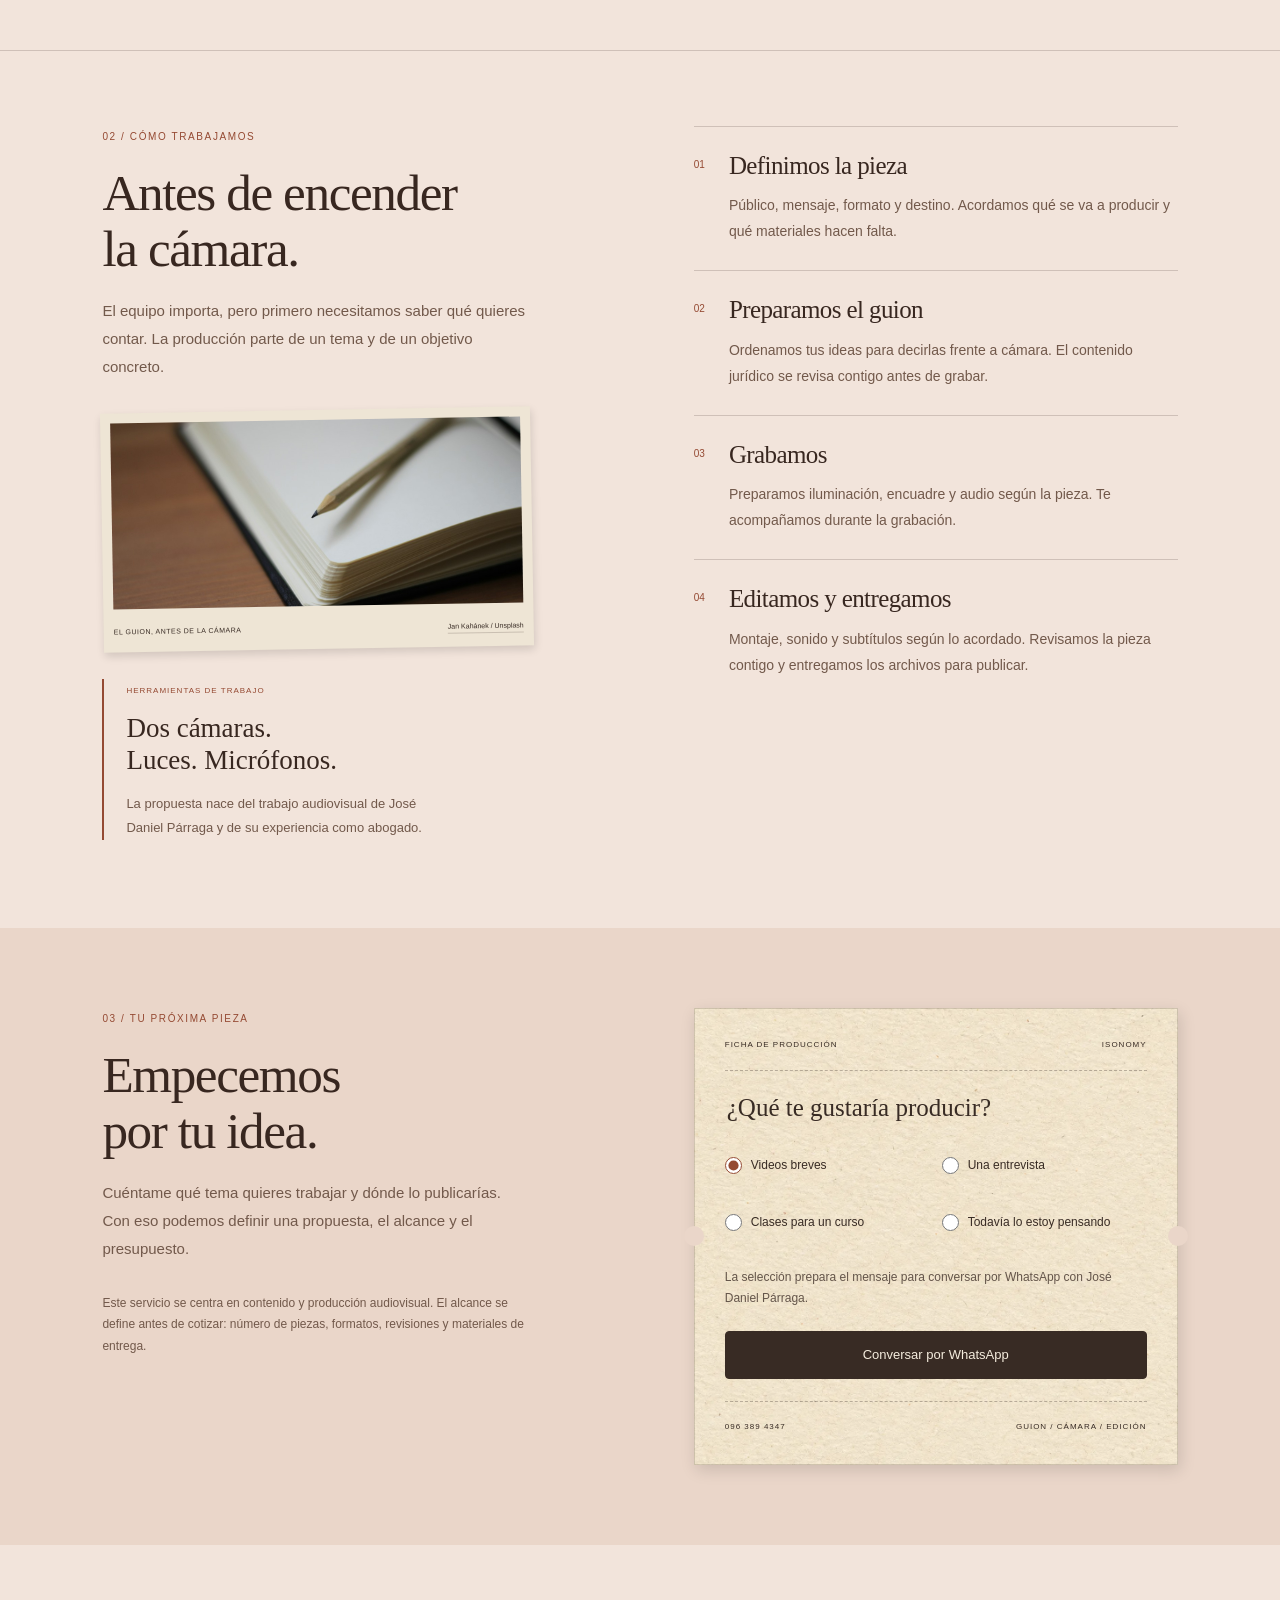
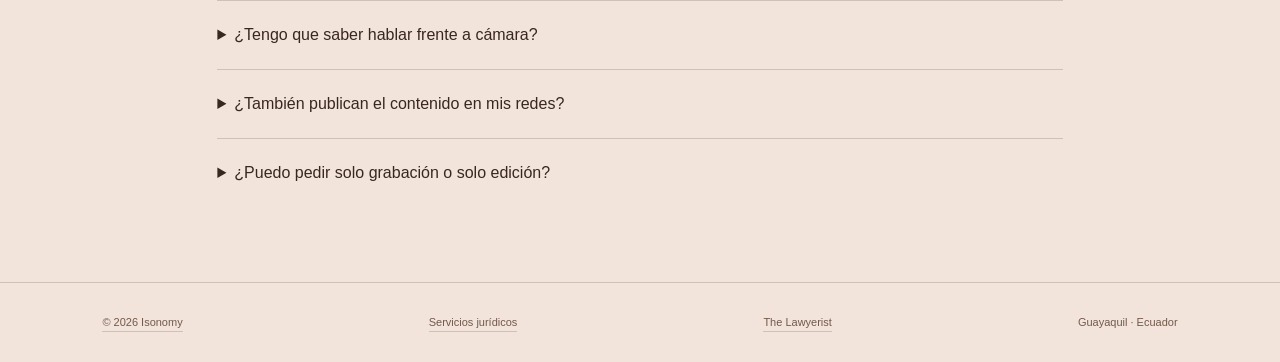
<file: marketing-juridico/index.html>
<!doctype html><html lang="es"><head><meta charset="utf-8"><meta name="viewport" content="width=device-width,initial-scale=1"><title>Marketing jurídico · Isonomy</title><meta name="description" content="Guion, grabación y edición de contenido audiovisual para abogados, estudios jurídicos y docentes. Videos breves, entrevistas y clases con Isonomy."><link rel="icon" href="/assets/favicon.png"><link rel="canonical" href="https://isonomy.ec/marketing-juridico/"><script>try{const t=localStorage.getItem('isonomy-theme');document.documentElement.dataset.theme=t==='light'||t==='dark'?t:(matchMedia('(prefers-color-scheme:dark)').matches?'dark':'light')}catch(e){}</script><link rel="stylesheet" href="/assets/marketing-juridico.css?v=3"></head><body class="page-marketing"><nav><div class="collaboration"><a class="brand" href="/" aria-label="Isonomy, inicio"><span class="theme-logo isonomy-lockup"><img class="logo-dark" src="/assets/brand-1bfff3ba1e45.svg" alt="Isonomy"><img class="logo-light" src="/assets/brand-79583df23917.svg" alt="Isonomy"></span></a><span class="brand-separator" aria-hidden="true">×</span><a class="partner-brand" href="/the-lawyerist/" aria-label="The Lawyerist, marca personal de José Daniel Párraga"><span class="theme-logo lawyerist-lockup"><img class="logo-dark" src="/assets/brand-9d007f1f7aeb.svg" alt="The Lawyerist"><img class="logo-light" src="/assets/brand-e1b86bc1aedf.svg" alt="The Lawyerist"></span></a></div><button class="menu-toggle" type="button" aria-label="Abrir menú" aria-expanded="false" aria-controls="site-links"><span></span><span></span></button><div class="links" id="site-links"><a href="/">Home</a><a href="/abogados/">Isonomy Abogados</a><a href="/academy/">Academy</a><a href="/marketing-juridico/" aria-current="page">Marketing jurídico</a><a href="/the-lawyerist/">The Lawyerist</a><button class="theme-toggle" type="button" aria-label="Cambiar a modo claro" title="Cambiar a modo claro"><svg class="theme-sun" viewBox="0 0 24 24" fill="none" aria-hidden="true"><circle cx="12" cy="12" r="3.5"/><path d="M12 2v2m0 16v2M2 12h2m16 0h2M5 5l1.4 1.4m11.2 11.2L19 19M5 19l1.4-1.4M17.6 6.4L19 5"/></svg><svg class="theme-moon" viewBox="0 0 24 24" fill="none" aria-hidden="true"><path d="M20 14.5A8.5 8.5 0 019.5 4 8.5 8.5 0 1020 14.5z"/></svg></button><a class="button" href="#proyecto">Hablar del proyecto<svg class="link-icon" viewBox="0 0 24 24" fill="none" aria-hidden="true"><path d="M5 12h14M13 6l6 6-6 6" stroke="currentColor" stroke-width="1.5" stroke-linecap="round" stroke-linejoin="round"/></svg></a></div></nav><main><section class="production-hero" aria-labelledby="production-title"><div class="production-copy"><div class="edition-line"><span>ISONOMY / MARKETING JURÍDICO</span><span>GUAYAQUIL · ECUADOR</span></div><h1 id="production-title">De lo que sabes<br>a lo que ven.</h1><p class="production-lead">Guion, grabación y edición para abogados, estudios jurídicos y docentes. Explica tu trabajo con videos que tu público pueda entender.</p><p>Una pregunta frecuente, una entrevista o una clase. Tú aportas el conocimiento; trabajamos contigo la forma de contarlo frente a cámara.</p><div class="production-actions"><a class="button primary" href="#formatos">Explorar formatos</a><a class="text-link" href="#proyecto">Conversar sobre mi proyecto</a></div><div class="production-signature"><span>CRITERIO JURÍDICO</span><span>GUION · GRABACIÓN · EDICIÓN</span></div></div><figure class="production-figure production-workspace"><div class="production-slug"><span>THE LAWYERIST / PRODUCCIÓN PROPIA</span><span>01</span></div><div class="production-screen"><div class="film-preview production-clip"><video controls playsinline preload="none" poster="/garantia-motivacion-poster.jpg" aria-label="Ejemplo de producción propia: Garantía de la motivación"><source src="/garantia-motivacion.mp4" type="video/mp4">Tu navegador no admite este video.</video><button class="film-cover production-cover" type="button" aria-label="Reproducir pieza propia: Garantía de la motivación"><img src="/garantia-motivacion-poster.jpg" width="720" height="1080" alt=""><span><svg viewBox="0 0 24 24" fill="currentColor" aria-hidden="true"><path d="M9 5v14l11-7z"/></svg>Reproducir la pieza</span></button></div><div class="production-brief"><span class="brief-label">LA PIEZA</span><h2>Garantía de<br>la motivación.</h2><dl><dt>Tema</dt><dd>Una explicación jurídica frente a cámara.</dd><dt>Formato</dt><dd>Video vertical.</dd><dt>Publicado en</dt><dd>The Lawyerist.</dd></dl><a href="/the-lawyerist/#videos">Ver más piezas propias</a></div></div><figcaption><span>IMAGEN, VOZ Y CONTENIDO REAL</span><span>Reproduce la pieza</span></figcaption></figure></section><section class="formats-section" id="formatos" aria-labelledby="formats-title"><div class="section-top"><span class="eyebrow">01 / QUÉ PODEMOS PRODUCIR</span><h2 id="formats-title">El formato sigue<br>a la idea.</h2><p>Una explicación breve, una conversación o una clase necesitan ritmos distintos. Elegimos la forma según lo que quieres decir y a quién.</p></div><div class="format-grid"><article class="format-card"><div class="format-cover"><span class="format-ratio">9:16</span><span>UNA IDEA / EN VERTICAL</span></div><div class="format-body"><span class="format-number">01 / CONTENIDO BREVE</span><h3>Una pregunta.<br>Una explicación.</h3><p>Videos para responder dudas frecuentes, presentar un tema jurídico o explicar cómo trabajas. Guion breve, edición y subtítulos.</p><span class="format-use">Para redes y tu página web</span></div></article><article class="format-card"><div class="format-cover interview-cover"><span class="format-ratio">Dos voces.</span><span>UNA CONVERSACIÓN / CON CONTEXTO</span></div><div class="format-body"><span class="format-number">02 / ENTREVISTAS</span><h3>Una conversación<br>que vale la pena.</h3><p>Entrevistas, análisis y presentaciones. Preparación del tema, grabación con dos cámaras y edición de la conversación o de sus fragmentos.</p><span class="format-use">Para explicar con más contexto</span></div></article><article class="format-card"><div class="format-cover lesson-cover"><span class="format-ratio">Capítulo 01.</span><span>UNA CLASE / PASO A PASO</span></div><div class="format-body"><span class="format-number">03 / FORMACIÓN</span><h3>Tu conocimiento,<br>en una clase.</h3><p>Grabación de clases y módulos para cursos. Ordenamos el contenido por lecciones y cuidamos imagen, audio y materiales de apoyo.</p><span class="format-use">Para docentes y proyectos formativos</span></div></article></div></section><section class="production-process" id="proceso" aria-labelledby="process-title"><div class="process-intro"><span class="eyebrow">02 / CÓMO TRABAJAMOS</span><h2 id="process-title">Antes de encender<br>la cámara.</h2><p>El equipo importa, pero primero necesitamos saber qué quieres contar. La producción parte de un tema y de un objetivo concreto.</p><figure class="process-paper"><img src="/assets/reference/pencil-paper.jpg" width="1200" height="800" alt="Un lápiz y un cuaderno: el punto de partida de un guion" loading="lazy"><figcaption><span>EL GUION, ANTES DE LA CÁMARA</span><a href="https://unsplash.com/photos/shallow-focus-photography-of-pencil-on-book-g3O5ZtRk2E4" target="_blank" rel="noopener noreferrer">Jan Kahánek / Unsplash</a></figcaption></figure><div class="production-tools"><span>HERRAMIENTAS DE TRABAJO</span><strong>Dos cámaras.<br>Luces. Micrófonos.</strong><p>La propuesta nace del trabajo audiovisual de José Daniel Párraga y de su experiencia como abogado.</p></div></div><ol class="production-steps"><li><span class="step-no">01</span><div><h3>Definimos la pieza</h3><p>Público, mensaje, formato y destino. Acordamos qué se va a producir y qué materiales hacen falta.</p></div></li><li><span class="step-no">02</span><div><h3>Preparamos el guion</h3><p>Ordenamos tus ideas para decirlas frente a cámara. El contenido jurídico se revisa contigo antes de grabar.</p></div></li><li><span class="step-no">03</span><div><h3>Grabamos</h3><p>Preparamos iluminación, encuadre y audio según la pieza. Te acompañamos durante la grabación.</p></div></li><li><span class="step-no">04</span><div><h3>Editamos y entregamos</h3><p>Montaje, sonido y subtítulos según lo acordado. Revisamos la pieza contigo y entregamos los archivos para publicar.</p></div></li></ol></section><section class="project-section" id="proyecto" aria-labelledby="project-title"><div class="project-copy"><span class="eyebrow">03 / TU PRÓXIMA PIEZA</span><h2 id="project-title">Empecemos<br>por tu idea.</h2><p>Cuéntame qué tema quieres trabajar y dónde lo publicarías. Con eso podemos definir una propuesta, el alcance y el presupuesto.</p><p class="project-boundary">Este servicio se centra en contenido y producción audiovisual. El alcance se define antes de cotizar: número de piezas, formatos, revisiones y materiales de entrega.</p></div><div class="project-ticket"><div class="ticket-top"><span>FICHA DE PRODUCCIÓN</span><span>ISONOMY</span></div><fieldset><legend>¿Qué te gustaría producir?</legend><div class="project-options"><label><input type="radio" name="format" value="videos breves" checked><span>Videos breves</span></label><label><input type="radio" name="format" value="una entrevista"><span>Una entrevista</span></label><label><input type="radio" name="format" value="clases para un curso"><span>Clases para un curso</span></label><label><input type="radio" name="format" value="una idea todavía por definir"><span>Todavía lo estoy pensando</span></label></div></fieldset><p class="ticket-note">La selección prepara el mensaje para conversar por WhatsApp con José Daniel Párraga.</p><a class="button primary project-contact" href="https://wa.me/593963894347?text=Hola%20Jos%C3%A9%2C%20me%20interesa%20producir%20videos%20breves%20con%20Isonomy.%20Me%20gustar%C3%ADa%20conversar%20sobre%20mi%20proyecto." target="_blank" rel="noopener noreferrer">Conversar por WhatsApp</a><div class="ticket-bottom"><span>096 389 4347</span><span>GUION / CÁMARA / EDICIÓN</span></div></div></section><section class="production-faq" aria-label="Preguntas frecuentes"><details><summary>¿Tengo que saber hablar frente a cámara?</summary><p>No necesitas llegar con un discurso memorizado. Preparamos un guion y trabajamos la grabación por partes para que puedas explicar el tema con naturalidad.</p></details><details><summary>¿También publican el contenido en mis redes?</summary><p>La propuesta inicial es producir y entregar las piezas. Si necesitas planificación o publicación, lo conversamos para delimitar ese trabajo antes de cotizar.</p></details><details><summary>¿Puedo pedir solo grabación o solo edición?</summary><p>Sí, podemos conversar sobre una parte del proceso. Para editar material que ya tienes, primero revisamos los archivos y lo que quieres obtener.</p></details></section></main><footer><a href="/">© 2026 Isonomy</a><a href="/abogados/">Servicios jurídicos</a><a href="/the-lawyerist/">The Lawyerist</a><span>Guayaquil · Ecuador</span></footer><script>
const root=document.documentElement,toggle=document.querySelector('.theme-toggle'),system=matchMedia('(prefers-color-scheme:dark)'),reduced=matchMedia('(prefers-reduced-motion:reduce)');
let preference=null;try{preference=localStorage.getItem('isonomy-theme')}catch(e){}
function theme(mode){root.dataset.theme=mode;const next=mode==='dark'?'claro':'oscuro';toggle.setAttribute('aria-label','Cambiar a modo '+next);toggle.title='Cambiar a modo '+next;toggle.setAttribute('aria-pressed',String(mode==='light'))}
theme(preference==='light'||preference==='dark'?preference:(system.matches?'dark':'light'));toggle.addEventListener('click',()=>{preference=root.dataset.theme==='dark'?'light':'dark';theme(preference);try{localStorage.setItem('isonomy-theme',preference)}catch(e){}});system.addEventListener('change',()=>{if(!preference)theme(system.matches?'dark':'light')});
document.querySelectorAll('.film-cover').forEach(button=>button.addEventListener('click',()=>{const container=button.closest('.film-preview'),video=container.querySelector('video');container.classList.add('is-playing');video.play().then(()=>video.focus()).catch(()=>{container.classList.remove('is-playing')})}));

const menuButton=document.querySelector('.menu-toggle'),navigation=document.querySelector('nav');
function closeMenu(){navigation.classList.remove('menu-open');menuButton.setAttribute('aria-expanded','false');menuButton.setAttribute('aria-label','Abrir menú')}
menuButton.addEventListener('click',()=>{const opened=navigation.classList.toggle('menu-open');menuButton.setAttribute('aria-expanded',String(opened));menuButton.setAttribute('aria-label',opened?'Cerrar menú':'Abrir menú')});
document.querySelectorAll('#site-links a').forEach(a=>a.addEventListener('click',closeMenu));document.addEventListener('keydown',e=>{if(e.key==='Escape')closeMenu()});
document.querySelectorAll('[data-filter]').forEach(button=>button.addEventListener('click',()=>{document.querySelectorAll('[data-filter]').forEach(b=>b.setAttribute('aria-pressed',String(b===button)));let count=0;document.querySelectorAll('.video-card').forEach(card=>{card.hidden=button.dataset.filter!=='Todos'&&card.dataset.topic!==button.dataset.filter;if(!card.hidden)count++;else card.querySelector('video').pause()});document.querySelector('#video-results').textContent=count+' videos'}));
document.querySelectorAll('video').forEach(v=>v.addEventListener('play',()=>document.querySelectorAll('video').forEach(other=>{if(other!==v)other.pause()})));
</script><script src="/assets/meaningful-scroll.js?v=3" defer></script><script>const contactLink=document.querySelector('.project-contact');document.querySelectorAll('input[name="format"]').forEach(input=>input.addEventListener('change',()=>{contactLink.href='https://wa.me/593963894347?text='+encodeURIComponent('Hola José, me interesa producir '+input.value+' con Isonomy. Me gustaría conversar sobre mi proyecto.')}));</script></body></html>
</file>
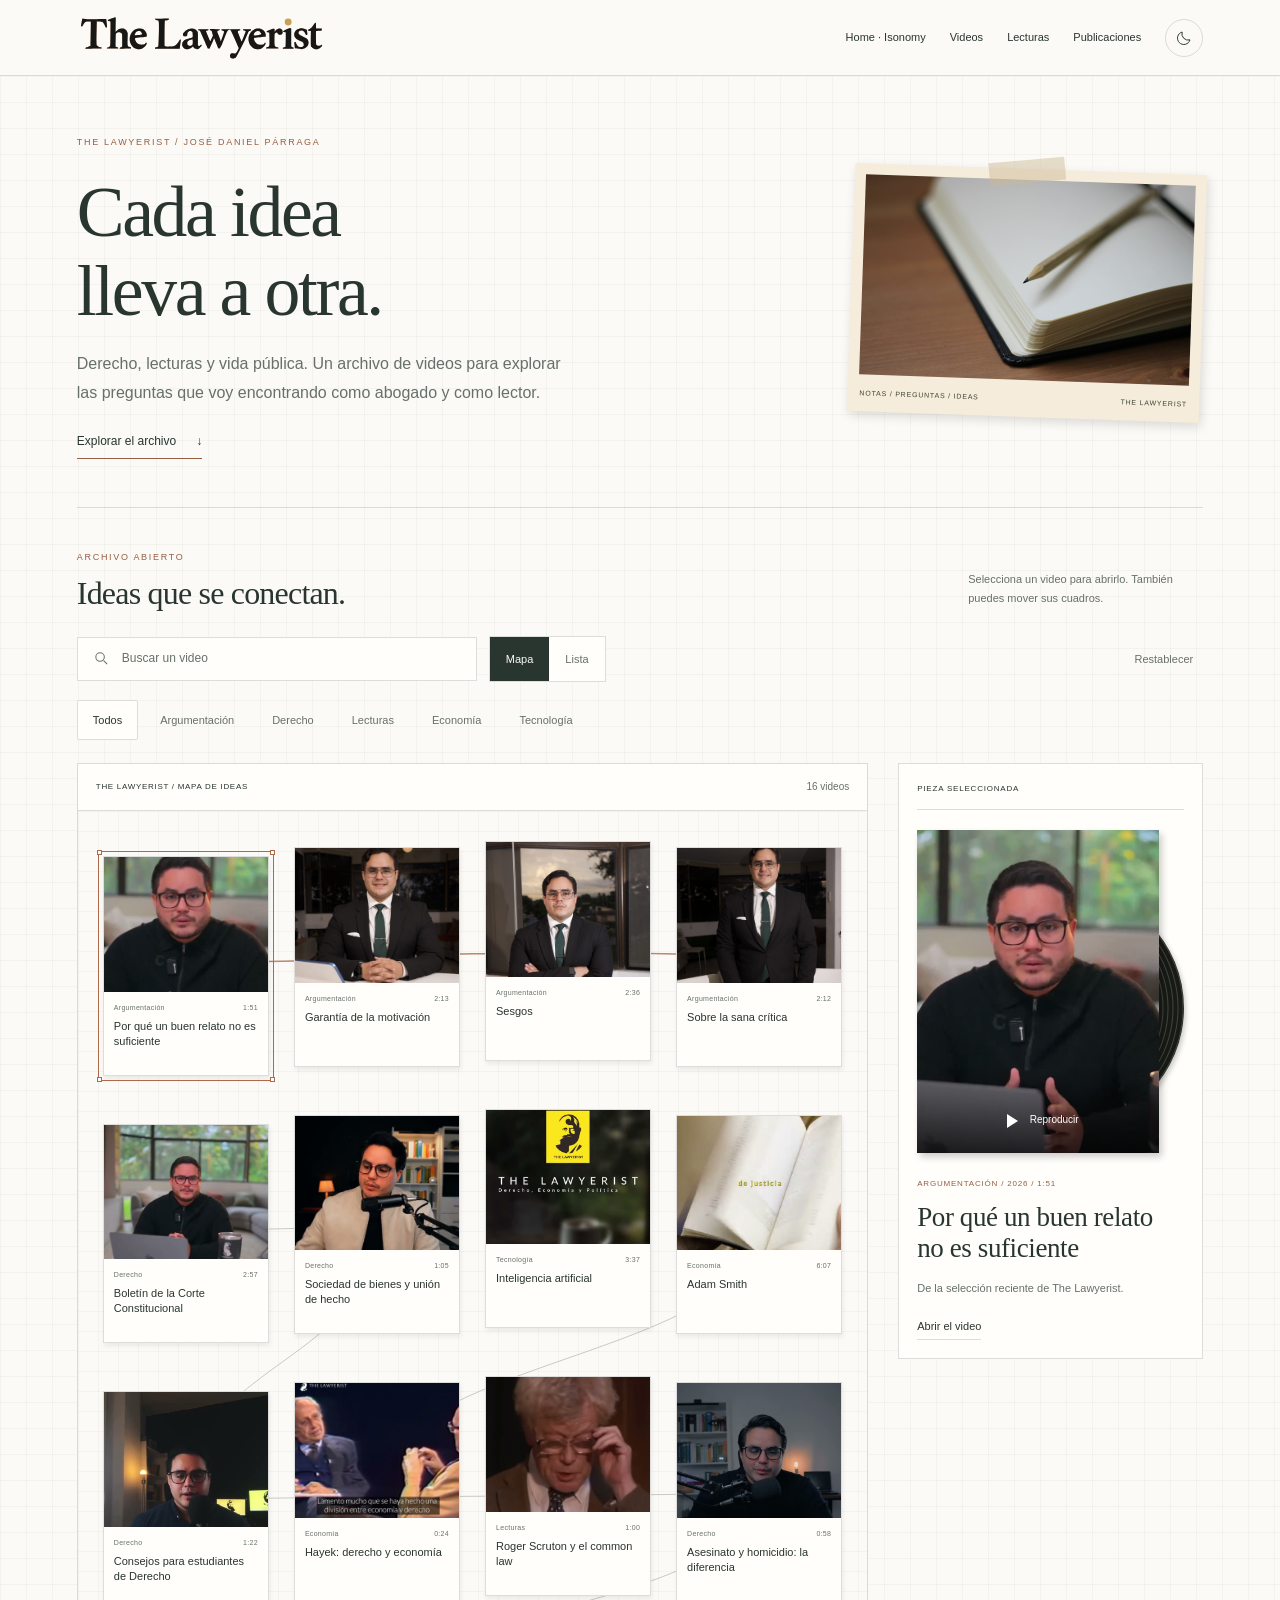
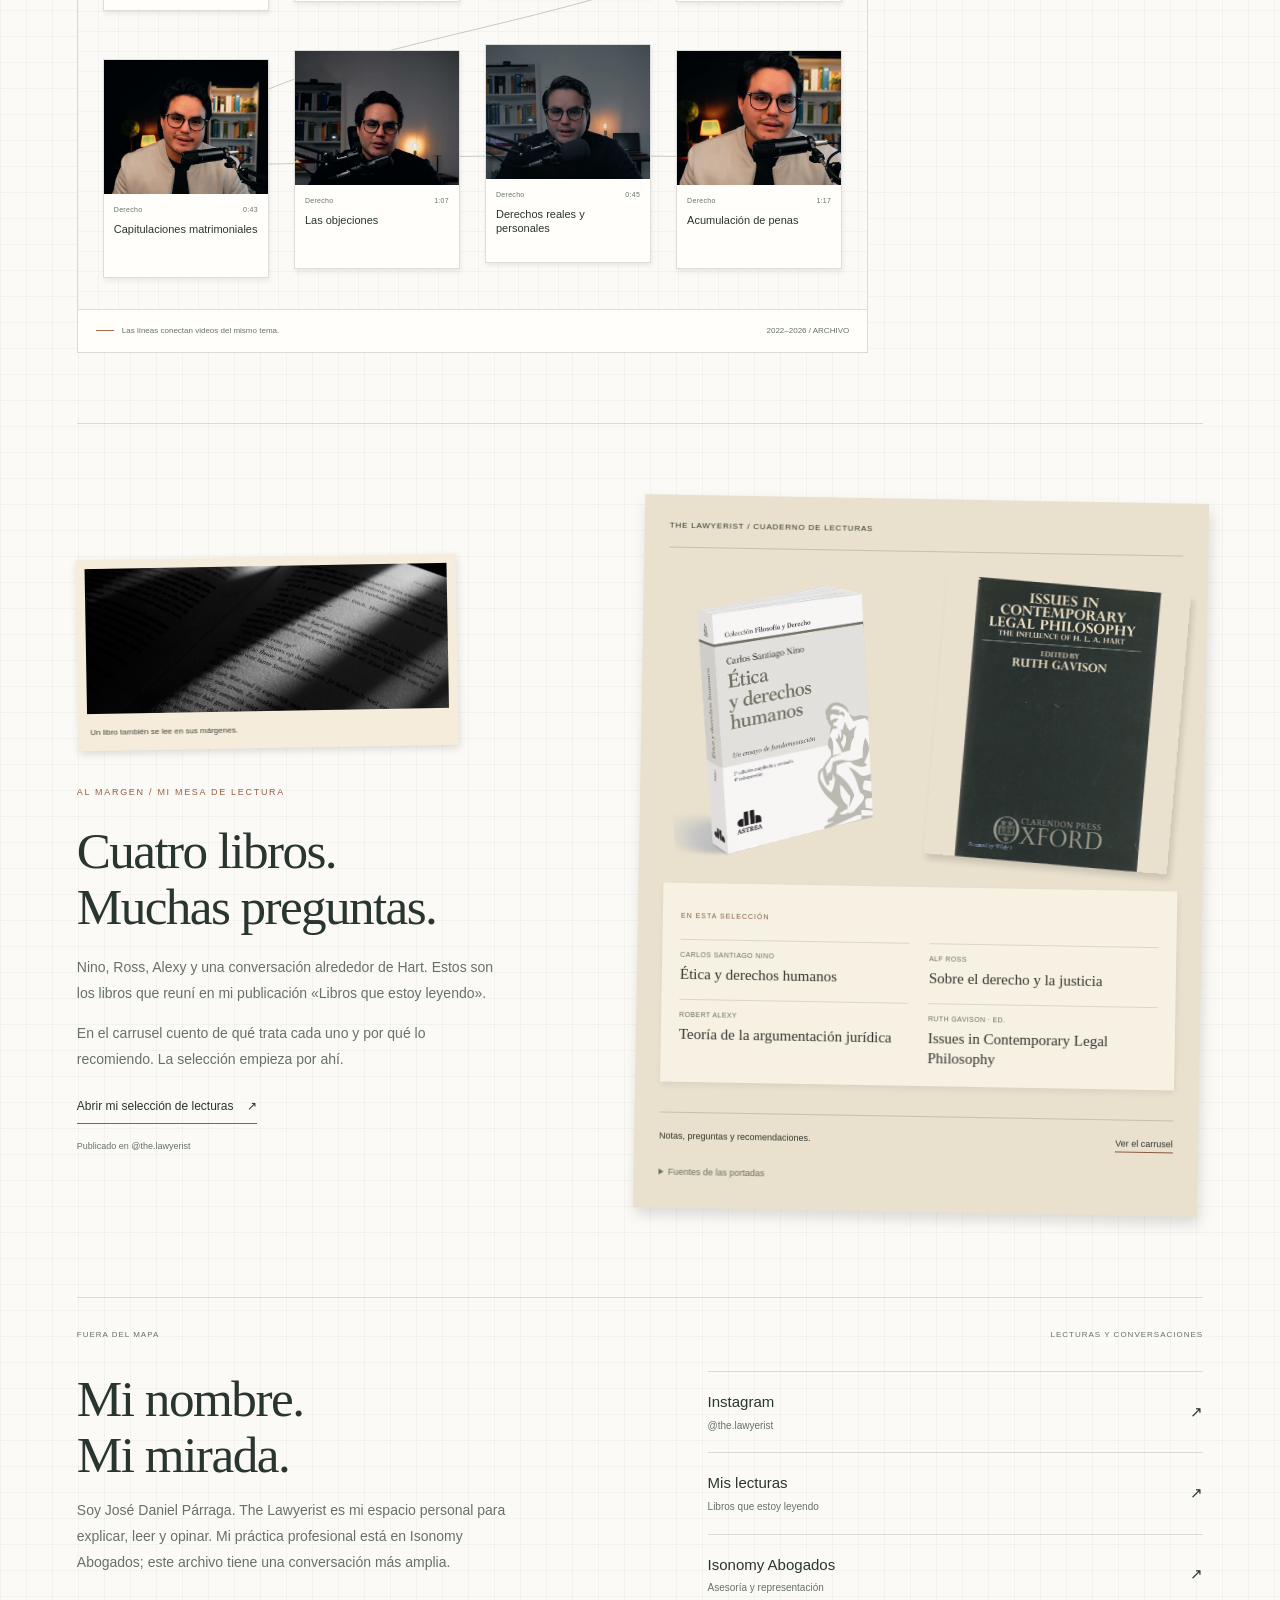
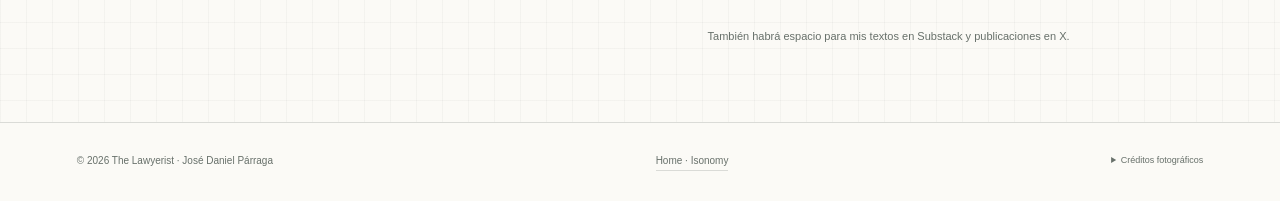
<file: the-lawyerist/index.html>
<!doctype html><html lang="es"><head><meta charset="utf-8"><meta name="viewport" content="width=device-width,initial-scale=1"><title>The Lawyerist · José Daniel Párraga</title><meta name="description" content="El archivo de videos, lecturas e ideas de José Daniel Párraga. Explora derecho, economía, tecnología y vida pública en The Lawyerist."><link rel="canonical" href="https://isonomy.ec/the-lawyerist/"><link rel="icon" href="/assets/favicon.png"><script>try{let t=localStorage.getItem('isonomy-theme');document.documentElement.dataset.theme=t==='dark'?'dark':'light'}catch(e){document.documentElement.dataset.theme='light'}</script><link rel="stylesheet" href="/assets/lawyerist-network.css?v=1"><script src="/assets/lawyerist-network.js?v=1" defer></script></head><body class="page-personal network-edition"><nav class="personal-nav"><a class="personal-wordmark" href="/the-lawyerist/" aria-label="The Lawyerist, inicio"><span class="theme-logo lawyerist-lockup"><img class="logo-dark" src="/assets/brand-9d007f1f7aeb.svg" alt="The Lawyerist"><img class="logo-light" src="/assets/brand-e1b86bc1aedf.svg" alt="The Lawyerist"></span></a><button class="menu-toggle" type="button" aria-label="Abrir menú" aria-expanded="false" aria-controls="site-links"><span></span><span></span></button><div class="links" id="site-links"><a href="/">Home · Isonomy</a><a href="#videos">Videos</a><a href="#lecturas">Lecturas</a><a href="#publicaciones">Publicaciones</a><button class="theme-toggle" type="button" aria-label="Cambiar a modo claro" title="Cambiar a modo claro"><svg class="theme-sun" viewbox="0 0 24 24" fill="none" aria-hidden="true"><circle cx="12" cy="12" r="3.5"></circle><path d="M12 2v2m0 16v2M2 12h2m16 0h2M5 5l1.4 1.4m11.2 11.2L19 19M5 19l1.4-1.4M17.6 6.4L19 5"></path></svg><svg class="theme-moon" viewbox="0 0 24 24" fill="none" aria-hidden="true"><path d="M20 14.5A8.5 8.5 0 019.5 4 8.5 8.5 0 1020 14.5z"></path></svg></button></div></nav><main><header class="network-intro"><div><span class="eyebrow">THE LAWYERIST / JOSÉ DANIEL PÁRRAGA</span><h1>Cada idea<br>lleva a otra.</h1><p>Derecho, lecturas y vida pública. Un archivo de videos para explorar las preguntas que voy encontrando como abogado y como lector.</p><a class="intro-link" href="#videos">Explorar el archivo <span aria-hidden="true">↓</span></a></div><figure class="intro-paper"><img src="/assets/reference/pencil-paper.jpg" width="1200" height="800" alt="Un lápiz sobre páginas de cuaderno, fotografiados con luz lateral"><figcaption><span>NOTAS / PREGUNTAS / IDEAS</span><span>THE LAWYERIST</span></figcaption></figure></header><section class="video-explorer" id="videos" aria-labelledby="archive-title"><div class="explorer-heading"><div><span class="eyebrow">ARCHIVO ABIERTO</span><h2 id="archive-title">Ideas que se conectan.</h2></div><p>Selecciona un video para abrirlo.<span class="desktop-hint"> También puedes mover sus cuadros.</span></p></div><div class="explorer-toolbar"><label class="video-search"><svg viewBox="0 0 24 24" fill="none" aria-hidden="true"><circle cx="10" cy="10" r="6"/><path d="m15 15 5 5"/></svg><input id="video-search" type="search" placeholder="Buscar un video" aria-label="Buscar videos por título o tema"></label><div class="view-switch" role="group" aria-label="Presentación del archivo"><button type="button" data-view="map" aria-pressed="true">Mapa</button><button type="button" data-view="list" aria-pressed="false">Lista</button></div><button class="reset-map" type="button">Restablecer</button></div><div class="topic-tabs" role="group" aria-label="Filtrar videos por tema"><button type="button" data-topic="Todos" aria-pressed="true">Todos</button><button type="button" data-topic="Argumentación" aria-pressed="false">Argumentación</button><button type="button" data-topic="Derecho" aria-pressed="false">Derecho</button><button type="button" data-topic="Lecturas" aria-pressed="false">Lecturas</button><button type="button" data-topic="Economía" aria-pressed="false">Economía</button><button type="button" data-topic="Tecnología" aria-pressed="false">Tecnología</button></div><div class="explorer-layout"><div class="map-shell"><div class="map-caption"><span>THE LAWYERIST / MAPA DE IDEAS</span><span id="video-results" aria-live="polite">16 videos</span></div><div class="video-map" data-view="map"><svg class="connection-layer" aria-hidden="true"></svg><div id="video-nodes" class="video-nodes" role="group" aria-label="Videos del archivo"></div><div class="empty-results" hidden><h3>No encontramos ese video.</h3><p>Prueba otro título o un tema distinto.</p><button type="button" class="clear-search">Ver todos los videos</button></div></div><div class="map-legend"><span><i></i>Las líneas conectan videos del mismo tema.</span><span>2022–2026 / ARCHIVO</span></div></div><dialog class="video-inspector" aria-labelledby="selected-title"><div class="inspector-top"><span>PIEZA SELECCIONADA</span><button type="button" class="close-inspector" aria-label="Cerrar video">×</button></div><div class="selected-record"><div class="selection-disc" aria-hidden="true"><span>THE<br>LAWYERIST</span></div><div class="selected-screen"><video id="selected-video" controls playsinline preload="none" poster="/buen-relato-poster.jpg" aria-labelledby="selected-title"><source src="/buen-relato.mp4" type="video/mp4"></video><button type="button" class="selected-cover" aria-label="Reproducir el video seleccionado"><img id="selected-poster" src="/buen-relato-poster.jpg" alt=""><span><svg viewBox="0 0 24 24" fill="currentColor" aria-hidden="true"><path d="M9 5v14l11-7z"/></svg>Reproducir</span></button></div></div><div class="selection-info"><span id="selected-meta">ARGUMENTACIÓN / 2026</span><h3 id="selected-title">Por qué un buen relato no es suficiente</h3><p id="selected-context">Del archivo de The Lawyerist.</p><a id="selected-file" href="/buen-relato.mp4" target="_blank" rel="noopener">Abrir el video</a></div></dialog></div><noscript><p>Abre cualquier video directamente:</p><ul><li><a href="/buen-relato.mp4">Por qué un buen relato no es suficiente</a></li><li><a href="/garantia-motivacion.mp4">Garantía de la motivación</a></li><li><a href="/sesgos.mp4">Sesgos</a></li><li><a href="/sana-critica.mp4">Sobre la sana crítica</a></li><li><a href="/boletin-corte.mp4">Boletín de la Corte Constitucional</a></li><li><a href="/sociedad-bienes.mp4">Sociedad de bienes y unión de hecho</a></li><li><a href="/assets/media/inteligencia-artificial.mp4">Inteligencia artificial</a></li><li><a href="/assets/media/adam-smith.mp4">Adam Smith</a></li><li><a href="/assets/media/estudiantes-derecho.mp4">Consejos para estudiantes de Derecho</a></li><li><a href="/assets/media/hayek-derecho.mp4">Hayek: derecho y economía</a></li><li><a href="/assets/media/scruton-common-law.mp4">Roger Scruton y el common law</a></li><li><a href="/assets/media/asesinato-homicidio.mp4">Asesinato y homicidio: la diferencia</a></li><li><a href="/assets/media/capitulaciones.mp4">Capitulaciones matrimoniales</a></li><li><a href="/assets/media/objeciones.mp4">Las objeciones</a></li><li><a href="/assets/media/derechos-reales.mp4">Derechos reales y personales</a></li><li><a href="/assets/media/acumulacion-penas.mp4">Acumulación de penas</a></li></ul></noscript></section><section class="reading-spread notebook-reading" id="lecturas" aria-labelledby="reading-title"><div class="reading-intro"><figure class="paper-detail"><img src="/assets/reference/book-shadow.jpg" alt="Luz sobre la textura y el pliegue de las páginas de un libro" width="1200" height="954" loading="lazy"><figcaption>Un libro también se lee en sus márgenes.</figcaption></figure><span class="eyebrow">AL MARGEN / MI MESA DE LECTURA</span><h2 id="reading-title">Cuatro libros.<br>Muchas preguntas.</h2><p>Nino, Ross, Alexy y una conversación alrededor de Hart. Estos son los libros que reuní en mi publicación «Libros que estoy leyendo».</p><p>En el carrusel cuento de qué trata cada uno y por qué lo recomiendo. La selección empieza por ahí.</p><a class="reading-link" href="https://www.instagram.com/p/DYCel-2FlGi/" target="_blank" rel="noopener noreferrer">Abrir mi selección de lecturas <span aria-hidden="true">↗</span></a><span class="reading-footnote">Publicado en @the.lawyerist</span></div><div class="reading-desk"><span class="desk-folio">THE LAWYERIST / CUADERNO DE LECTURAS</span><div class="real-book-collage"><a class="real-book nino-book" href="https://www.instagram.com/p/DYCel-2FlGi/" target="_blank" rel="noopener noreferrer"><img src="/assets/books/nino.png" alt="Portada de Ética y derechos humanos, de Carlos Santiago Nino" loading="lazy" width="472" height="542"></a><a class="real-book gavison-book" href="https://www.instagram.com/p/DYCel-2FlGi/" target="_blank" rel="noopener noreferrer"><img src="/assets/books/gavison.jpg" alt="Portada de Issues in Contemporary Legal Philosophy, editado por Ruth Gavison" loading="lazy" width="276" height="423"></a><aside class="reading-index"><span>EN ESTA SELECCIÓN</span><ol><li><small>CARLOS SANTIAGO NINO</small>Ética y derechos humanos</li><li><small>ALF ROSS</small>Sobre el derecho y la justicia</li><li><small>ROBERT ALEXY</small>Teoría de la argumentación jurídica</li><li><small>RUTH GAVISON · ED.</small>Issues in Contemporary Legal Philosophy</li></ol></aside></div><div class="desk-bottom"><span>Notas, preguntas y recomendaciones.</span><a href="https://www.instagram.com/p/DYCel-2FlGi/" target="_blank" rel="noopener noreferrer">Ver el carrusel</a></div><details class="cover-credits"><summary>Fuentes de las portadas</summary><p><a href="https://www.astrea.com.ar/book/0036800" target="_blank" rel="noopener noreferrer">Nino · Editorial Astrea</a><br><a href="https://www.wildy.com/isbn/9780198255178/issues-in-contemporary-legal-philosophy-the-influence-of-h-l-a-hart-hardback-oxford-university-press" target="_blank" rel="noopener noreferrer">Gavison · Clarendon Press / Oxford, catálogo Wildy</a></p></details></div></section><section class="personal-publications" id="publicaciones"><div class="publication-label"><span>FUERA DEL MAPA</span><span>LECTURAS Y CONVERSACIONES</span></div><div class="publications-copy"><div><h2>Mi nombre.<br>Mi mirada.</h2><p>Soy José Daniel Párraga. The Lawyerist es mi espacio personal para explicar, leer y opinar. Mi práctica profesional está en Isonomy Abogados; este archivo tiene una conversación más amplia.</p></div><div class="publication-links"><a href="https://www.instagram.com/the.lawyerist/" target="_blank" rel="noopener noreferrer"><span>Instagram</span><small>@the.lawyerist</small><span aria-hidden="true">↗</span></a><a href="https://www.instagram.com/p/DYCel-2FlGi/" target="_blank" rel="noopener noreferrer"><span>Mis lecturas</span><small>Libros que estoy leyendo</small><span aria-hidden="true">↗</span></a><a href="/abogados/"><span>Isonomy Abogados</span><small>Asesoría y representación</small><span aria-hidden="true">↗</span></a><p>También habrá espacio para mis textos en Substack y publicaciones en X.</p></div></div></section></main><footer><span>© 2026 The Lawyerist · José Daniel Párraga</span><a href="/">Home · Isonomy</a><details class="photo-credits"><summary>Créditos fotográficos</summary><p>Fotografías de apoyo: <a href="https://unsplash.com/photos/shallow-focus-photography-of-pencil-on-book-g3O5ZtRk2E4" target="_blank" rel="noopener noreferrer">Jan Kahánek</a> y <a href="https://unsplash.com/photos/text-Zeeqrk7F4j8" target="_blank" rel="noopener noreferrer">Maxim Hopman</a> / Unsplash. Videos de José Daniel Párraga.</p></details></footer><script id="video-catalog" type="application/json">[{"id": "buen-relato", "title": "Por qué un buen relato no es suficiente", "topic": "Argumentación", "src": "/buen-relato.mp4", "poster": "/buen-relato-poster.jpg", "year": 2026, "duration": 111.55}, {"id": "garantia-motivacion", "title": "Garantía de la motivación", "topic": "Argumentación", "src": "/garantia-motivacion.mp4", "poster": "/garantia-motivacion-editorial.jpg", "year": 2026, "duration": 133.667}, {"id": "sesgos", "title": "Sesgos", "topic": "Argumentación", "src": "/sesgos.mp4", "poster": "/sesgos-editorial.jpg", "year": 2026, "duration": 156.089}, {"id": "sana-critica", "title": "Sobre la sana crítica", "topic": "Argumentación", "src": "/sana-critica.mp4", "poster": "/sana-critica-editorial.jpg", "year": 2026, "duration": 132.666667}, {"id": "boletin-corte", "title": "Boletín de la Corte Constitucional", "topic": "Derecho", "src": "/boletin-corte.mp4", "poster": "/boletin-corte-editorial.jpg", "year": 2026, "duration": 177.844}, {"id": "sociedad-bienes", "title": "Sociedad de bienes y unión de hecho", "topic": "Derecho", "src": "/sociedad-bienes.mp4", "poster": "/sociedad-editorial.jpg", "year": 2023, "duration": 65.408}, {"id": "inteligencia-artificial", "title": "Inteligencia artificial", "topic": "Tecnología", "year": 2023, "duration": 217.258708, "src": "/assets/media/inteligencia-artificial.mp4", "poster": "/assets/media/inteligencia-artificial.jpg"}, {"id": "adam-smith", "title": "Adam Smith", "topic": "Economía", "year": 2023, "duration": 367.825792, "src": "/assets/media/adam-smith.mp4", "poster": "/assets/media/adam-smith.jpg"}, {"id": "estudiantes-derecho", "title": "Consejos para estudiantes de Derecho", "topic": "Derecho", "year": 2023, "duration": 82.148733, "src": "/assets/media/estudiantes-derecho.mp4", "poster": "/assets/media/estudiantes-derecho.jpg"}, {"id": "hayek-derecho", "title": "Hayek: derecho y economía", "topic": "Economía", "year": 2022, "duration": 24.816458, "src": "/assets/media/hayek-derecho.mp4", "poster": "/assets/media/hayek-derecho.jpg"}, {"id": "scruton-common-law", "title": "Roger Scruton y el common law", "topic": "Lecturas", "year": 2022, "duration": 60.226833, "src": "/assets/media/scruton-common-law.mp4", "poster": "/assets/media/scruton-common-law.jpg"}, {"id": "asesinato-homicidio", "title": "Asesinato y homicidio: la diferencia", "topic": "Derecho", "year": 2023, "duration": 58.349958, "src": "/assets/media/asesinato-homicidio.mp4", "poster": "/assets/media/asesinato-homicidio.jpg"}, {"id": "capitulaciones", "title": "Capitulaciones matrimoniales", "topic": "Derecho", "year": 2023, "duration": 43.710333, "src": "/assets/media/capitulaciones.mp4", "poster": "/assets/media/capitulaciones.jpg"}, {"id": "objeciones", "title": "Las objeciones", "topic": "Derecho", "year": 2023, "duration": 67.692625, "src": "/assets/media/objeciones.mp4", "poster": "/assets/media/objeciones.jpg"}, {"id": "derechos-reales", "title": "Derechos reales y personales", "topic": "Derecho", "year": 2023, "duration": 45.587208, "src": "/assets/media/derechos-reales.mp4", "poster": "/assets/media/derechos-reales.jpg"}, {"id": "acumulacion-penas", "title": "Acumulación de penas", "topic": "Derecho", "year": 2023, "duration": 77.660917, "src": "/assets/media/acumulacion-penas.mp4", "poster": "/assets/media/acumulacion-penas.jpg"}]</script></body></html>
</file>
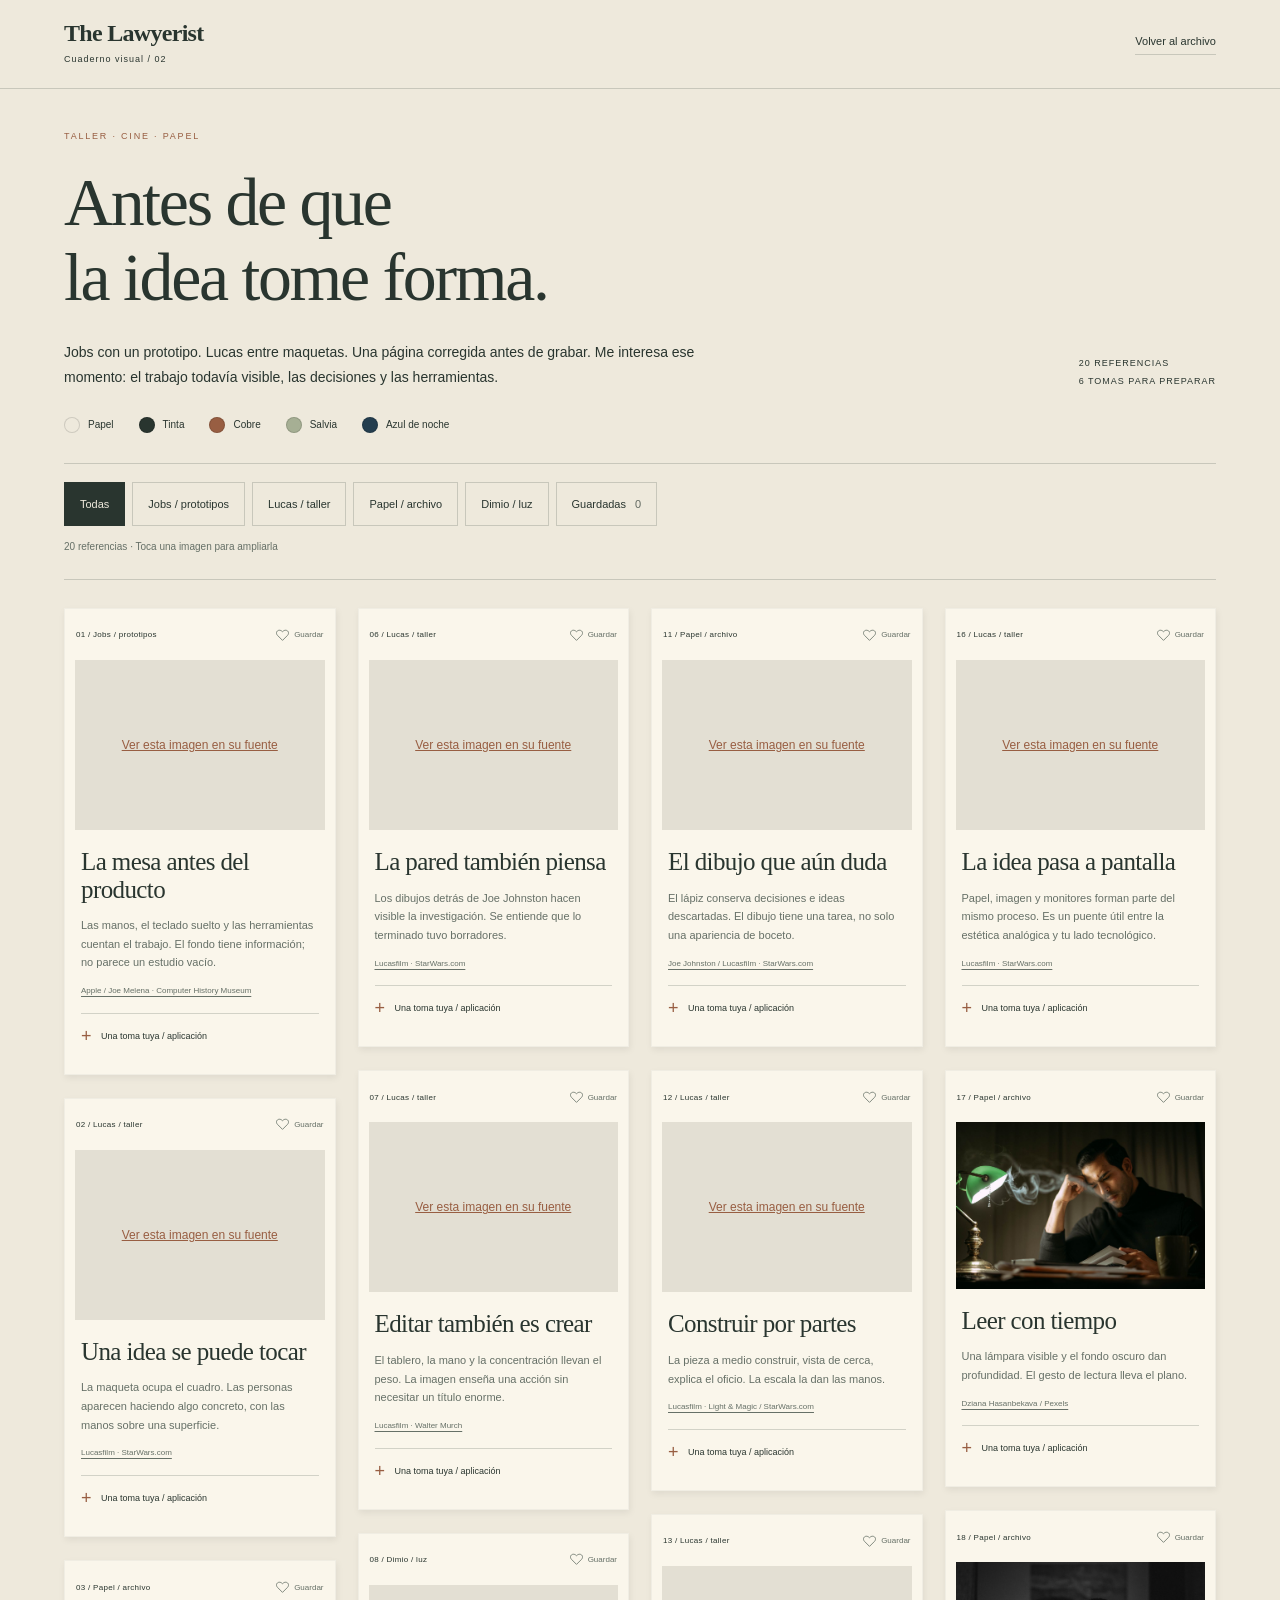
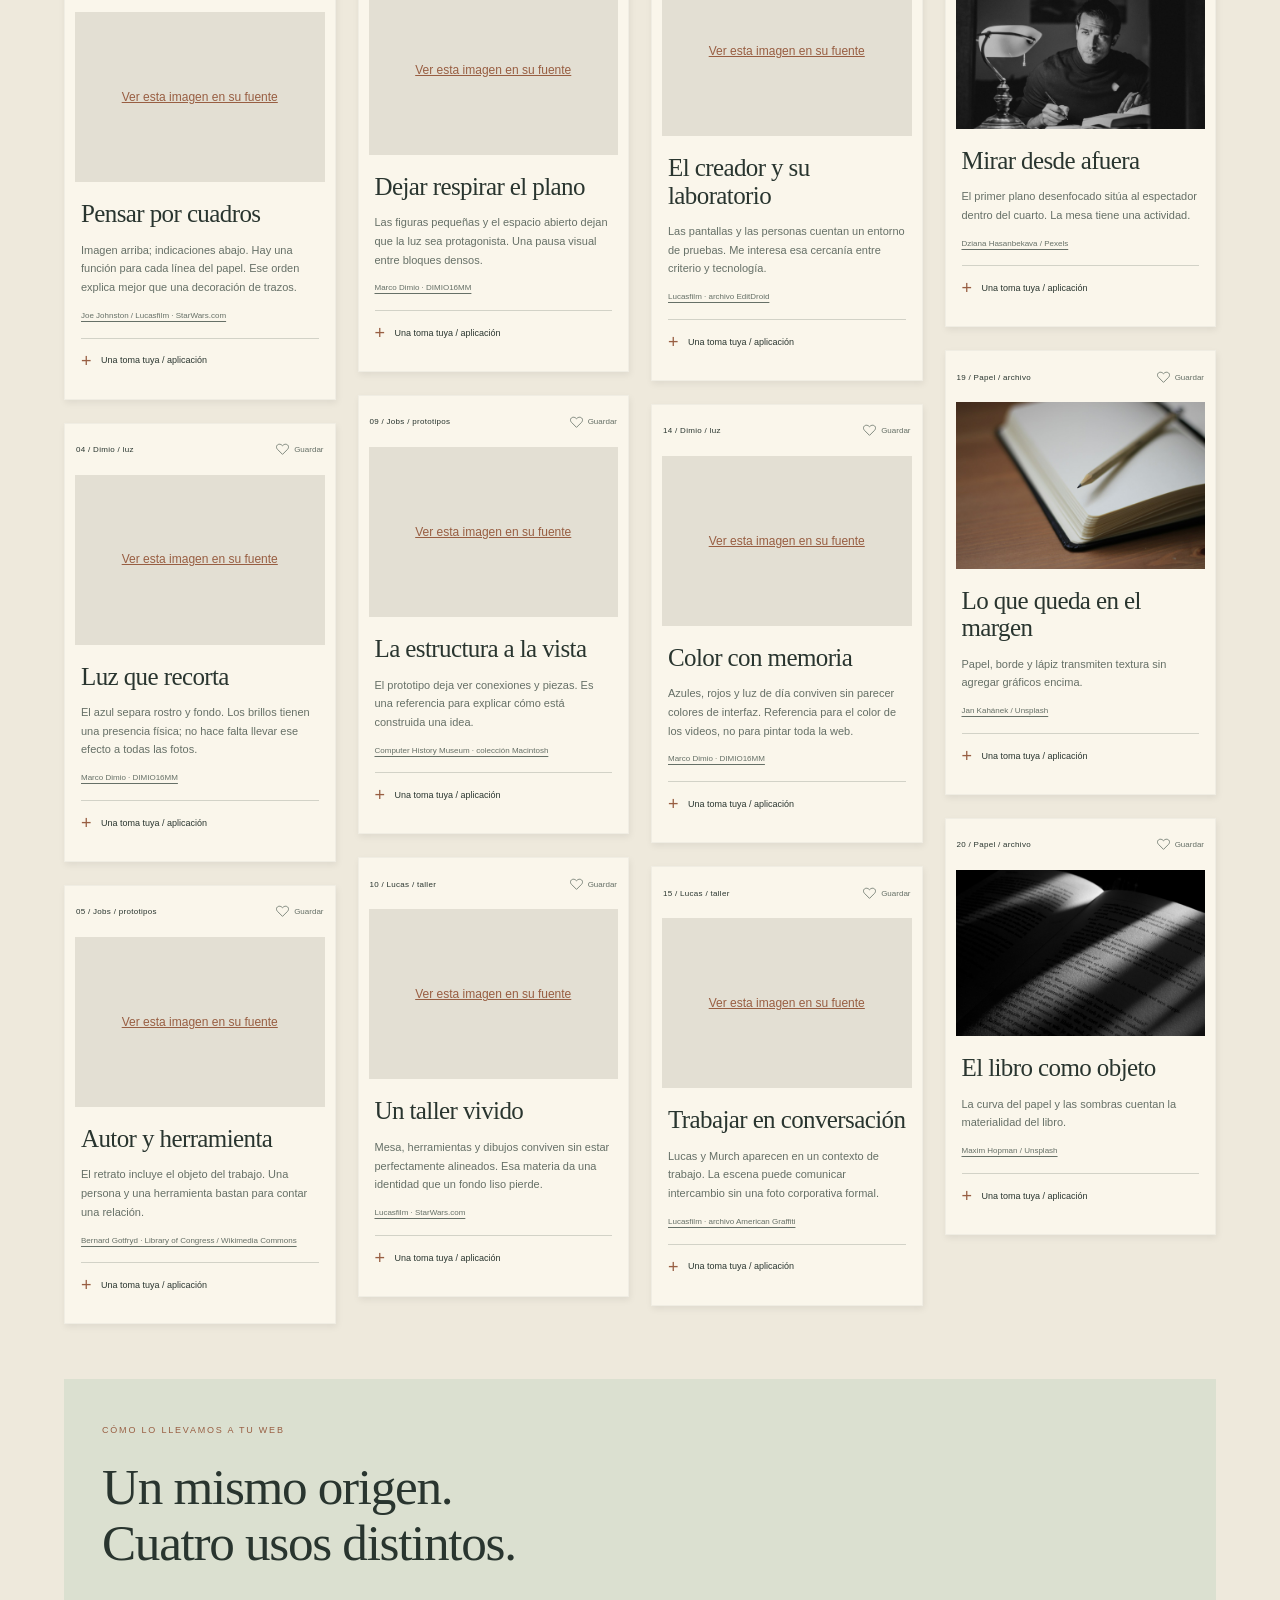
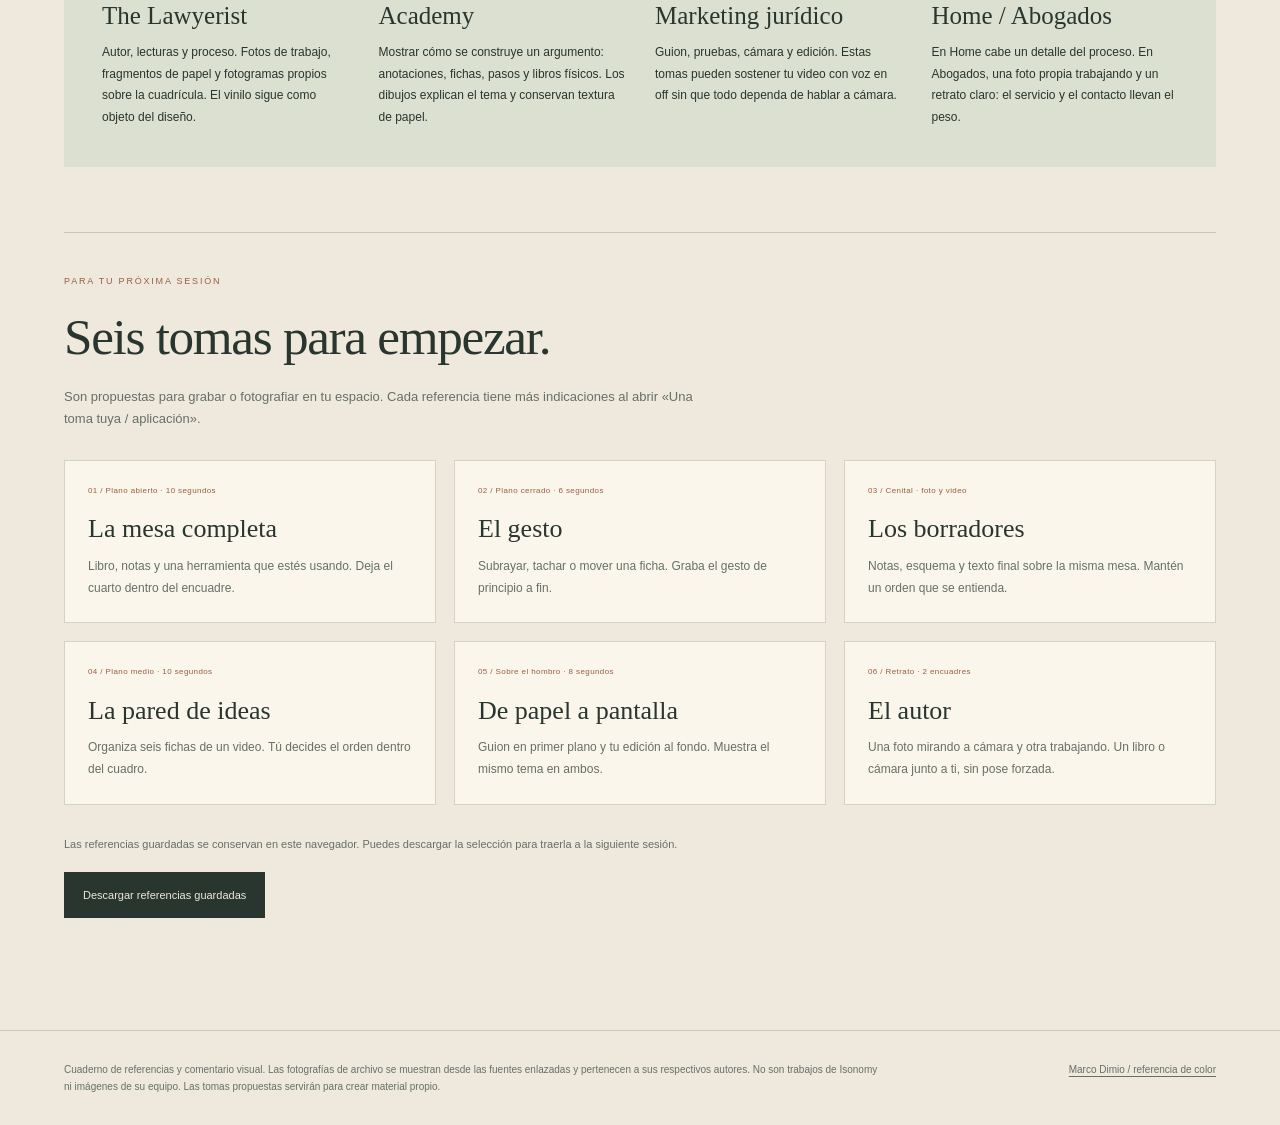
<file: the-lawyerist/cuaderno-visual/index.html>
<!doctype html>
<html lang="es"><head><meta charset="utf-8"><meta name="viewport" content="width=device-width,initial-scale=1"><meta name="robots" content="noindex,nofollow"><title>Cuaderno visual ampliado · The Lawyerist</title><link rel="icon" href="/assets/favicon.png"><link rel="stylesheet" href="/assets/lawyerist-moodboard.css?v=2"></head>
<body><nav class="board-nav"><a class="board-brand" href="/the-lawyerist/">The Lawyerist<span>Cuaderno visual / 02</span></a><a class="back-link" href="/the-lawyerist/">Volver al archivo</a></nav>
<main><header class="board-intro"><span class="eyebrow">TALLER · CINE · PAPEL</span><h1>Antes de que<br>la idea tome forma.</h1><div class="intro-bottom"><p>Jobs con un prototipo. Lucas entre maquetas. Una página corregida antes de grabar. Me interesa ese momento: el trabajo todavía visible, las decisiones y las herramientas.</p><span class="edition">20 REFERENCIAS<br>6 TOMAS PARA PREPARAR</span></div></header>
<div class="palette"><span style="--color:#eee9dc"><i></i>Papel</span><span style="--color:#29352f"><i></i>Tinta</span><span style="--color:#985e42"><i></i>Cobre</span><span style="--color:#a6af94"><i></i>Salvia</span><span style="--color:#243e4f"><i></i>Azul de noche</span></div>
<section class="board-explorer" aria-label="Referencias visuales"><div class="board-controls"><div class="group-filters" aria-label="Filtrar referencias"><button data-filter="Todas" aria-pressed="true">Todas</button><button data-filter="Jobs / prototipos" aria-pressed="false">Jobs / prototipos</button><button data-filter="Lucas / taller" aria-pressed="false">Lucas / taller</button><button data-filter="Papel / archivo" aria-pressed="false">Papel / archivo</button><button data-filter="Dimio / luz" aria-pressed="false">Dimio / luz</button><button data-filter="Guardadas" aria-pressed="false">Guardadas <span id="saved-count">0</span></button></div><p><span id="visible-count" aria-live="polite">20 referencias</span> · Toca una imagen para ampliarla</p></div><div class="reference-grid"><article class="reference-card landscape" id="ref-jobs-8" data-group="Jobs / prototipos" data-id="jobs-8"><div class="card-header"><span>01 / Jobs / prototipos</span><button class="save-reference" data-save="jobs-8" aria-pressed="false" aria-label="Guardar referencia: La mesa antes del producto"><svg viewBox="0 0 24 24" aria-hidden="true"><path d="M12 21 3 12C-3 6 5-2 12 5 19-2 27 6 21 12Z"/></svg><span>Guardar</span></button></div><button class="reference-image" data-open="jobs-8" aria-label="Ampliar: La mesa antes del producto"><img src="https://images.computerhistory.org/blog-media/from-garage-to-most-valuable-jobs-wozniak-apple-1.jpg" alt="Steve Jobs y Steve Wozniak usando un Apple-1; fotografía de archivo." loading="lazy" referrerpolicy="no-referrer"><span>Ver imagen <svg viewBox="0 0 24 24" aria-hidden="true"><circle cx="10" cy="10" r="6"/><path d="m15 15 6 6M7 10h6M10 7v6"/></svg></span></button><div class="card-copy"><h2>La mesa antes del producto</h2><p>Las manos, el teclado suelto y las herramientas cuentan el trabajo. El fondo tiene información; no parece un estudio vacío.</p><a class="source" href="https://computerhistory.org/blog/steve-jobs/" target="_blank" rel="noopener noreferrer">Apple / Joe Melena · Computer History Museum</a><details><summary>Una toma tuya / aplicación</summary><p>Tú probando un guion junto a la cámara y un monitor. Plano a tres cuartos, sin mirar al lente.</p><div class="where">Marketing jurídico · proceso; The Lawyerist · presentación</div></details></div></article><article class="reference-card landscape" id="ref-huston-6" data-group="Lucas / taller" data-id="huston-6"><div class="card-header"><span>02 / Lucas / taller</span><button class="save-reference" data-save="huston-6" aria-pressed="false" aria-label="Guardar referencia: Una idea se puede tocar"><svg viewBox="0 0 24 24" aria-hidden="true"><path d="M12 21 3 12C-3 6 5-2 12 5 19-2 27 6 21 12Z"/></svg><span>Guardar</span></button></div><button class="reference-image" data-open="huston-6" aria-label="Ampliar: Una idea se puede tocar"><img src="https://lumiere-a.akamaihd.net/v1/images/image_54f4878c.jpeg" alt="Paul Huston trabaja sobre una maqueta en el taller de Star Wars." loading="lazy" referrerpolicy="no-referrer"><span>Ver imagen <svg viewBox="0 0 24 24" aria-hidden="true"><circle cx="10" cy="10" r="6"/><path d="m15 15 6 6M7 10h6M10 7v6"/></svg></span></button><div class="card-copy"><h2>Una idea se puede tocar</h2><p>La maqueta ocupa el cuadro. Las personas aparecen haciendo algo concreto, con las manos sobre una superficie.</p><a class="source" href="https://www.starwars.com/news/paul-huston-on-making-models-and-history-for-star-wars-a-new-hope" target="_blank" rel="noopener noreferrer">Lucasfilm · StarWars.com</a><details><summary>Una toma tuya / aplicación</summary><p>Una mesa con notas, libro y guion. Graba el momento en que eliges un párrafo y lo conviertes en un esquema.</p><div class="where">Academy · cómo se prepara un curso; Marketing jurídico · producción</div></details></div></article><article class="reference-card paper" id="ref-storyboards-7" data-group="Papel / archivo" data-id="storyboards-7"><div class="card-header"><span>03 / Papel / archivo</span><button class="save-reference" data-save="storyboards-7" aria-pressed="false" aria-label="Guardar referencia: Pensar por cuadros"><svg viewBox="0 0 24 24" aria-hidden="true"><path d="M12 21 3 12C-3 6 5-2 12 5 19-2 27 6 21 12Z"/></svg><span>Guardar</span></button></div><button class="reference-image" data-open="storyboards-7" aria-label="Ampliar: Pensar por cuadros"><img src="https://lumiere-a.akamaihd.net/v1/images/image_eeff127a.jpeg" alt="Storyboard de producción de Joe Johnston para Return of the Jedi." loading="lazy" referrerpolicy="no-referrer"><span>Ver imagen <svg viewBox="0 0 24 24" aria-hidden="true"><circle cx="10" cy="10" r="6"/><path d="m15 15 6 6M7 10h6M10 7v6"/></svg></span></button><div class="card-copy"><h2>Pensar por cuadros</h2><p>Imagen arriba; indicaciones abajo. Hay una función para cada línea del papel. Ese orden explica mejor que una decoración de trazos.</p><a class="source" href="https://www.starwars.com/news/star-wars-storyboards-the-prequels-book-announced" target="_blank" rel="noopener noreferrer">Joe Johnston / Lucasfilm · StarWars.com</a><details><summary>Una toma tuya / aplicación</summary><p>Dibuja seis cuadros de un video real. Fotografía la hoja completa y luego un detalle de tus correcciones.</p><div class="where">Academy · fichas visuales; Marketing jurídico · guion y storyboard</div></details></div></article><article class="reference-card landscape" id="ref-dimio16-8" data-group="Dimio / luz" data-id="dimio16-8"><div class="card-header"><span>04 / Dimio / luz</span><button class="save-reference" data-save="dimio16-8" aria-pressed="false" aria-label="Guardar referencia: Luz que recorta"><svg viewBox="0 0 24 24" aria-hidden="true"><path d="M12 21 3 12C-3 6 5-2 12 5 19-2 27 6 21 12Z"/></svg><span>Guardar</span></button></div><button class="reference-image" data-open="dimio16-8" aria-label="Ampliar: Luz que recorta"><img src="https://marcodimio.com/.netlify/images?w=768&amp;h=492&amp;fm=webp&amp;url=%2Fimages%2Flanding%2Fdimio16%2Fsection-5%2Fdimio_5.webp" alt="Fotograma de demostración del PowerGrade DIMIO16MM con luz azul." loading="lazy" referrerpolicy="no-referrer"><span>Ver imagen <svg viewBox="0 0 24 24" aria-hidden="true"><circle cx="10" cy="10" r="6"/><path d="m15 15 6 6M7 10h6M10 7v6"/></svg></span></button><div class="card-copy"><h2>Luz que recorta</h2><p>El azul separa rostro y fondo. Los brillos tienen una presencia física; no hace falta llevar ese efecto a todas las fotos.</p><a class="source" href="https://marcodimio.com/dimio16mm" target="_blank" rel="noopener noreferrer">Marco Dimio · DIMIO16MM</a><details><summary>Una toma tuya / aplicación</summary><p>Una prueba corta junto a la ventana, una luz de borde y fondo oscuro. Tu PowerGrade entra al etalonar ese material.</p><div class="where">The Lawyerist · apertura de videos; Marketing jurídico · muestras</div></details></div></article><article class="reference-card portrait" id="ref-jobs-loc-4" data-group="Jobs / prototipos" data-id="jobs-loc-4"><div class="card-header"><span>05 / Jobs / prototipos</span><button class="save-reference" data-save="jobs-loc-4" aria-pressed="false" aria-label="Guardar referencia: Autor y herramienta"><svg viewBox="0 0 24 24" aria-hidden="true"><path d="M12 21 3 12C-3 6 5-2 12 5 19-2 27 6 21 12Z"/></svg><span>Guardar</span></button></div><button class="reference-image" data-open="jobs-loc-4" aria-label="Ampliar: Autor y herramienta"><img src="https://thumb.wikimedia.org/wikipedia/commons/thumb/d/dd/Steve_Jobs_and_Macintosh_computer%2C_January_1984%2C_by_Bernard_Gotfryd_-_edited.jpg/960px-Steve_Jobs_and_Macintosh_computer%2C_January_1984%2C_by_Bernard_Gotfryd_-_edited.jpg" alt="Steve Jobs junto a un Macintosh en enero de 1984; fotografía de Bernard Gotfryd." loading="lazy" referrerpolicy="no-referrer"><span>Ver imagen <svg viewBox="0 0 24 24" aria-hidden="true"><circle cx="10" cy="10" r="6"/><path d="m15 15 6 6M7 10h6M10 7v6"/></svg></span></button><div class="card-copy"><h2>Autor y herramienta</h2><p>El retrato incluye el objeto del trabajo. Una persona y una herramienta bastan para contar una relación.</p><a class="source" href="https://commons.wikimedia.org/wiki/File:Steve_Jobs_and_Macintosh_computer,_January_1984,_by_Bernard_Gotfryd_-_edited.jpg" target="_blank" rel="noopener noreferrer">Bernard Gotfryd · Library of Congress / Wikimedia Commons</a><details><summary>Una toma tuya / aplicación</summary><p>Retrato con tu libro más usado o la cámara en la mesa. Encuadre tranquilo y un solo objeto protagonista.</p><div class="where">The Lawyerist · acerca del autor</div></details></div></article><article class="reference-card landscape" id="ref-ilm-7" data-group="Lucas / taller" data-id="ilm-7"><div class="card-header"><span>06 / Lucas / taller</span><button class="save-reference" data-save="ilm-7" aria-pressed="false" aria-label="Guardar referencia: La pared también piensa"><svg viewBox="0 0 24 24" aria-hidden="true"><path d="M12 21 3 12C-3 6 5-2 12 5 19-2 27 6 21 12Z"/></svg><span>Guardar</span></button></div><button class="reference-image" data-open="ilm-7" aria-label="Ampliar: La pared también piensa"><img src="https://lumiere-a.akamaihd.net/v1/images/image_0d2b339a.jpeg" alt="Joe Johnston con modelos y bocetos de naves en el taller de ILM." loading="lazy" referrerpolicy="no-referrer"><span>Ver imagen <svg viewBox="0 0 24 24" aria-hidden="true"><circle cx="10" cy="10" r="6"/><path d="m15 15 6 6M7 10h6M10 7v6"/></svg></span></button><div class="card-copy"><h2>La pared también piensa</h2><p>Los dibujos detrás de Joe Johnston hacen visible la investigación. Se entiende que lo terminado tuvo borradores.</p><a class="source" href="https://www.starwars.com/news/20-things-we-learned-from-light-magic" target="_blank" rel="noopener noreferrer">Lucasfilm · StarWars.com</a><details><summary>Una toma tuya / aplicación</summary><p>Coloca tus guiones y fichas en una pared. Fotografía el momento de comparar dos versiones, no una pose frente a ella.</p><div class="where">The Lawyerist · mapa de ideas; Academy · rutas de aprendizaje</div></details></div></article><article class="reference-card landscape" id="ref-murch-7" data-group="Lucas / taller" data-id="murch-7"><div class="card-header"><span>07 / Lucas / taller</span><button class="save-reference" data-save="murch-7" aria-pressed="false" aria-label="Guardar referencia: Editar también es crear"><svg viewBox="0 0 24 24" aria-hidden="true"><path d="M12 21 3 12C-3 6 5-2 12 5 19-2 27 6 21 12Z"/></svg><span>Guardar</span></button></div><button class="reference-image" data-open="murch-7" aria-label="Ampliar: Editar también es crear"><img src="https://www.lucasfilm.com/app/uploads/gallery-2-murch.jpg" alt="Walter Murch trabajando en una consola de mezcla." loading="lazy" referrerpolicy="no-referrer"><span>Ver imagen <svg viewBox="0 0 24 24" aria-hidden="true"><circle cx="10" cy="10" r="6"/><path d="m15 15 6 6M7 10h6M10 7v6"/></svg></span></button><div class="card-copy"><h2>Editar también es crear</h2><p>El tablero, la mano y la concentración llevan el peso. La imagen enseña una acción sin necesitar un título enorme.</p><a class="source" href="https://www.lucasfilm.com/news/walter-murch-american-graffiti/" target="_blank" rel="noopener noreferrer">Lucasfilm · Walter Murch</a><details><summary>Una toma tuya / aplicación</summary><p>Plano lateral de tu mano revisando una línea de tiempo. Una luz pequeña al lado del monitor; deja parte del cuarto en sombra.</p><div class="where">Marketing jurídico · montaje; The Lawyerist · proceso</div></details></div></article><article class="reference-card landscape" id="ref-dimio16-5" data-group="Dimio / luz" data-id="dimio16-5"><div class="card-header"><span>08 / Dimio / luz</span><button class="save-reference" data-save="dimio16-5" aria-pressed="false" aria-label="Guardar referencia: Dejar respirar el plano"><svg viewBox="0 0 24 24" aria-hidden="true"><path d="M12 21 3 12C-3 6 5-2 12 5 19-2 27 6 21 12Z"/></svg><span>Guardar</span></button></div><button class="reference-image" data-open="dimio16-5" aria-label="Ampliar: Dejar respirar el plano"><img src="https://marcodimio.com/.netlify/images?w=768&amp;h=492&amp;fm=webp&amp;url=%2Fimages%2Flanding%2Fdimio16%2Fsection-4%2Fdimio_4.webp" alt="Fotograma de demostración DIMIO16MM: dos figuras ante el mar al atardecer." loading="lazy" referrerpolicy="no-referrer"><span>Ver imagen <svg viewBox="0 0 24 24" aria-hidden="true"><circle cx="10" cy="10" r="6"/><path d="m15 15 6 6M7 10h6M10 7v6"/></svg></span></button><div class="card-copy"><h2>Dejar respirar el plano</h2><p>Las figuras pequeñas y el espacio abierto dejan que la luz sea protagonista. Una pausa visual entre bloques densos.</p><a class="source" href="https://marcodimio.com/dimio16mm" target="_blank" rel="noopener noreferrer">Marco Dimio · DIMIO16MM</a><details><summary>Una toma tuya / aplicación</summary><p>Una silueta tuya al final del día. Puede ser una ventana o una terraza: el fondo amplio y el gesto sencillo importan más que la locación.</p><div class="where">The Lawyerist · pausas entre publicaciones</div></details></div></article><article class="reference-card paper" id="ref-prototypes-4" data-group="Jobs / prototipos" data-id="prototypes-4"><div class="card-header"><span>09 / Jobs / prototipos</span><button class="save-reference" data-save="prototypes-4" aria-pressed="false" aria-label="Guardar referencia: La estructura a la vista"><svg viewBox="0 0 24 24" aria-hidden="true"><path d="M12 21 3 12C-3 6 5-2 12 5 19-2 27 6 21 12Z"/></svg><span>Guardar</span></button></div><button class="reference-image" data-open="prototypes-4" aria-label="Ampliar: La estructura a la vista"><img src="https://computerhistory.org/wp-content/uploads/2026/03/102638251-01-02-Macinstosh-wirewrrap-prototype-4-scaled-e1772644505313-1024x785.jpg" alt="Prototipo wire-wrap número 4 del Macintosh, conservado por el Computer History Museum." loading="lazy" referrerpolicy="no-referrer"><span>Ver imagen <svg viewBox="0 0 24 24" aria-hidden="true"><circle cx="10" cy="10" r="6"/><path d="m15 15 6 6M7 10h6M10 7v6"/></svg></span></button><div class="card-copy"><h2>La estructura a la vista</h2><p>El prototipo deja ver conexiones y piezas. Es una referencia para explicar cómo está construida una idea.</p><a class="source" href="https://computerhistory.org/blog/apple-history-in-prototypes/" target="_blank" rel="noopener noreferrer">Computer History Museum · colección Macintosh</a><details><summary>Una toma tuya / aplicación</summary><p>Ordena tres borradores de un texto: notas, esquema y versión final. Mismo encuadre para que se note el cambio.</p><div class="where">Academy · desarmar un argumento; Home · relación entre áreas</div></details></div></article><article class="reference-card landscape" id="ref-huston-8" data-group="Lucas / taller" data-id="huston-8"><div class="card-header"><span>10 / Lucas / taller</span><button class="save-reference" data-save="huston-8" aria-pressed="false" aria-label="Guardar referencia: Un taller vivido"><svg viewBox="0 0 24 24" aria-hidden="true"><path d="M12 21 3 12C-3 6 5-2 12 5 19-2 27 6 21 12Z"/></svg><span>Guardar</span></button></div><button class="reference-image" data-open="huston-8" aria-label="Ampliar: Un taller vivido"><img src="https://lumiere-a.akamaihd.net/v1/images/image_bab70572.jpeg" alt="Equipo del taller de maquetas de Industrial Light and Magic entre herramientas y miniaturas." loading="lazy" referrerpolicy="no-referrer"><span>Ver imagen <svg viewBox="0 0 24 24" aria-hidden="true"><circle cx="10" cy="10" r="6"/><path d="m15 15 6 6M7 10h6M10 7v6"/></svg></span></button><div class="card-copy"><h2>Un taller vivido</h2><p>Mesa, herramientas y dibujos conviven sin estar perfectamente alineados. Esa materia da una identidad que un fondo liso pierde.</p><a class="source" href="https://www.starwars.com/news/paul-huston-on-making-models-and-history-for-star-wars-a-new-hope" target="_blank" rel="noopener noreferrer">Lucasfilm · StarWars.com</a><details><summary>Una toma tuya / aplicación</summary><p>Fotografía tu mesa al terminar una sesión real. Conserva los objetos que usaste; evita llenar el plano con utilería.</p><div class="where">Marketing jurídico · estudio de producción</div></details></div></article><article class="reference-card portrait" id="ref-storyboards-8" data-group="Papel / archivo" data-id="storyboards-8"><div class="card-header"><span>11 / Papel / archivo</span><button class="save-reference" data-save="storyboards-8" aria-pressed="false" aria-label="Guardar referencia: El dibujo que aún duda"><svg viewBox="0 0 24 24" aria-hidden="true"><path d="M12 21 3 12C-3 6 5-2 12 5 19-2 27 6 21 12Z"/></svg><span>Guardar</span></button></div><button class="reference-image" data-open="storyboards-8" aria-label="Ampliar: El dibujo que aún duda"><img src="https://lumiere-a.akamaihd.net/v1/images/image_d7c972b2.jpeg" alt="Página de bocetos de Joe Johnston con una secuencia de Ewoks." loading="lazy" referrerpolicy="no-referrer"><span>Ver imagen <svg viewBox="0 0 24 24" aria-hidden="true"><circle cx="10" cy="10" r="6"/><path d="m15 15 6 6M7 10h6M10 7v6"/></svg></span></button><div class="card-copy"><h2>El dibujo que aún duda</h2><p>El lápiz conserva decisiones e ideas descartadas. El dibujo tiene una tarea, no solo una apariencia de boceto.</p><a class="source" href="https://www.starwars.com/news/star-wars-storyboards-the-prequels-book-announced" target="_blank" rel="noopener noreferrer">Joe Johnston / Lucasfilm · StarWars.com</a><details><summary>Una toma tuya / aplicación</summary><p>Una página con una idea tachada y otra resuelta. Prueba luz rasante para que el grafito y las fibras se vean.</p><div class="where">Academy · ejemplos razonados; The Lawyerist · notas</div></details></div></article><article class="reference-card landscape" id="ref-ilm-10" data-group="Lucas / taller" data-id="ilm-10"><div class="card-header"><span>12 / Lucas / taller</span><button class="save-reference" data-save="ilm-10" aria-pressed="false" aria-label="Guardar referencia: Construir por partes"><svg viewBox="0 0 24 24" aria-hidden="true"><path d="M12 21 3 12C-3 6 5-2 12 5 19-2 27 6 21 12Z"/></svg><span>Guardar</span></button></div><button class="reference-image" data-open="ilm-10" aria-label="Ampliar: Construir por partes"><img src="https://lumiere-a.akamaihd.net/v1/images/image_d49c0e23.jpeg" alt="Maqueta de un AT-AT en construcción, en una imagen del archivo de Light &amp; Magic." loading="lazy" referrerpolicy="no-referrer"><span>Ver imagen <svg viewBox="0 0 24 24" aria-hidden="true"><circle cx="10" cy="10" r="6"/><path d="m15 15 6 6M7 10h6M10 7v6"/></svg></span></button><div class="card-copy"><h2>Construir por partes</h2><p>La pieza a medio construir, vista de cerca, explica el oficio. La escala la dan las manos.</p><a class="source" href="https://www.starwars.com/news/20-things-we-learned-from-light-magic" target="_blank" rel="noopener noreferrer">Lucasfilm · Light &amp; Magic / StarWars.com</a><details><summary>Una toma tuya / aplicación</summary><p>Manos colocando notas por orden antes de grabar. Haz un plano general y uno cerrado del mismo gesto.</p><div class="where">Academy · cursos; Marketing jurídico · preparación</div></details></div></article><article class="reference-card landscape" id="ref-editdroid-6" data-group="Lucas / taller" data-id="editdroid-6"><div class="card-header"><span>13 / Lucas / taller</span><button class="save-reference" data-save="editdroid-6" aria-pressed="false" aria-label="Guardar referencia: El creador y su laboratorio"><svg viewBox="0 0 24 24" aria-hidden="true"><path d="M12 21 3 12C-3 6 5-2 12 5 19-2 27 6 21 12Z"/></svg><span>Guardar</span></button></div><button class="reference-image" data-open="editdroid-6" aria-label="Ampliar: El creador y su laboratorio"><img src="https://www.lucasfilm.com/app/uploads/gallery-1-44.jpg" alt="George Lucas con el equipo del sistema de edición EditDroid." loading="lazy" referrerpolicy="no-referrer"><span>Ver imagen <svg viewBox="0 0 24 24" aria-hidden="true"><circle cx="10" cy="10" r="6"/><path d="m15 15 6 6M7 10h6M10 7v6"/></svg></span></button><div class="card-copy"><h2>El creador y su laboratorio</h2><p>Las pantallas y las personas cuentan un entorno de pruebas. Me interesa esa cercanía entre criterio y tecnología.</p><a class="source" href="https://www.lucasfilm.com/news/lucasfilm-originals-the-editdroid/" target="_blank" rel="noopener noreferrer">Lucasfilm · archivo EditDroid</a><details><summary>Una toma tuya / aplicación</summary><p>Tú en tu estación de trabajo, con un guion y el material de edición visibles. El equipo acompaña la historia, no la sustituye.</p><div class="where">The Lawyerist · espacio de trabajo; Marketing jurídico · estudio</div></details></div></article><article class="reference-card landscape" id="ref-dimio16-2" data-group="Dimio / luz" data-id="dimio16-2"><div class="card-header"><span>14 / Dimio / luz</span><button class="save-reference" data-save="dimio16-2" aria-pressed="false" aria-label="Guardar referencia: Color con memoria"><svg viewBox="0 0 24 24" aria-hidden="true"><path d="M12 21 3 12C-3 6 5-2 12 5 19-2 27 6 21 12Z"/></svg><span>Guardar</span></button></div><button class="reference-image" data-open="dimio16-2" aria-label="Ampliar: Color con memoria"><img src="https://marcodimio.com/.netlify/images?w=768&amp;h=492&amp;fm=webp&amp;url=%2Fimages%2Flanding%2Fdimio16%2Fsection-2%2Fdimio_2.webp" alt="Fotograma de demostración DIMIO16MM de una embarcación sobre agua azul." loading="lazy" referrerpolicy="no-referrer"><span>Ver imagen <svg viewBox="0 0 24 24" aria-hidden="true"><circle cx="10" cy="10" r="6"/><path d="m15 15 6 6M7 10h6M10 7v6"/></svg></span></button><div class="card-copy"><h2>Color con memoria</h2><p>Azules, rojos y luz de día conviven sin parecer colores de interfaz. Referencia para el color de los videos, no para pintar toda la web.</p><a class="source" href="https://marcodimio.com/dimio16mm" target="_blank" rel="noopener noreferrer">Marco Dimio · DIMIO16MM</a><details><summary>Una toma tuya / aplicación</summary><p>Prueba en luz de día con un objeto rojo o cobre y una zona en sombra. Compara el mismo plano antes y después de tu PowerGrade.</p><div class="where">The Lawyerist · etalonaje del material propio</div></details></div></article><article class="reference-card landscape" id="ref-murch-6" data-group="Lucas / taller" data-id="murch-6"><div class="card-header"><span>15 / Lucas / taller</span><button class="save-reference" data-save="murch-6" aria-pressed="false" aria-label="Guardar referencia: Trabajar en conversación"><svg viewBox="0 0 24 24" aria-hidden="true"><path d="M12 21 3 12C-3 6 5-2 12 5 19-2 27 6 21 12Z"/></svg><span>Guardar</span></button></div><button class="reference-image" data-open="murch-6" aria-label="Ampliar: Trabajar en conversación"><img src="https://www.lucasfilm.com/app/uploads/gallery-1-murch.jpg" alt="George Lucas y Walter Murch en una fotografía del archivo de American Graffiti." loading="lazy" referrerpolicy="no-referrer"><span>Ver imagen <svg viewBox="0 0 24 24" aria-hidden="true"><circle cx="10" cy="10" r="6"/><path d="m15 15 6 6M7 10h6M10 7v6"/></svg></span></button><div class="card-copy"><h2>Trabajar en conversación</h2><p>Lucas y Murch aparecen en un contexto de trabajo. La escena puede comunicar intercambio sin una foto corporativa formal.</p><a class="source" href="https://www.lucasfilm.com/news/walter-murch-american-graffiti/" target="_blank" rel="noopener noreferrer">Lucasfilm · archivo American Graffiti</a><details><summary>Una toma tuya / aplicación</summary><p>Una conversación real sobre un guion. Encuadra dos pares de manos con las anotaciones entre ambos.</p><div class="where">Marketing jurídico · sesión de trabajo</div></details></div></article><article class="reference-card landscape" id="ref-ilm-11" data-group="Lucas / taller" data-id="ilm-11"><div class="card-header"><span>16 / Lucas / taller</span><button class="save-reference" data-save="ilm-11" aria-pressed="false" aria-label="Guardar referencia: La idea pasa a pantalla"><svg viewBox="0 0 24 24" aria-hidden="true"><path d="M12 21 3 12C-3 6 5-2 12 5 19-2 27 6 21 12Z"/></svg><span>Guardar</span></button></div><button class="reference-image" data-open="ilm-11" aria-label="Ampliar: La idea pasa a pantalla"><img src="https://lumiere-a.akamaihd.net/v1/images/image_4627eae1.jpeg" alt="John Knoll trabajando en efectos visuales con varios monitores." loading="lazy" referrerpolicy="no-referrer"><span>Ver imagen <svg viewBox="0 0 24 24" aria-hidden="true"><circle cx="10" cy="10" r="6"/><path d="m15 15 6 6M7 10h6M10 7v6"/></svg></span></button><div class="card-copy"><h2>La idea pasa a pantalla</h2><p>Papel, imagen y monitores forman parte del mismo proceso. Es un puente útil entre la estética analógica y tu lado tecnológico.</p><a class="source" href="https://www.starwars.com/news/20-things-we-learned-from-light-magic" target="_blank" rel="noopener noreferrer">Lucasfilm · StarWars.com</a><details><summary>Una toma tuya / aplicación</summary><p>Plano por encima del hombro mientras editas. En primer plano, una página del guion con el mismo tema que aparece en pantalla.</p><div class="where">Marketing jurídico · edición; Academy · preparación de clases</div></details></div></article><article class="reference-card landscape" id="ref-reading-lamp" data-group="Papel / archivo" data-id="reading-lamp"><div class="card-header"><span>17 / Papel / archivo</span><button class="save-reference" data-save="reading-lamp" aria-pressed="false" aria-label="Guardar referencia: Leer con tiempo"><svg viewBox="0 0 24 24" aria-hidden="true"><path d="M12 21 3 12C-3 6 5-2 12 5 19-2 27 6 21 12Z"/></svg><span>Guardar</span></button></div><button class="reference-image" data-open="reading-lamp" aria-label="Ampliar: Leer con tiempo"><img src="/assets/reference/reading-lamp.jpg" alt="Leer con tiempo" loading="lazy" referrerpolicy="no-referrer"><span>Ver imagen <svg viewBox="0 0 24 24" aria-hidden="true"><circle cx="10" cy="10" r="6"/><path d="m15 15 6 6M7 10h6M10 7v6"/></svg></span></button><div class="card-copy"><h2>Leer con tiempo</h2><p>Una lámpara visible y el fondo oscuro dan profundidad. El gesto de lectura lleva el plano.</p><a class="source" href="https://www.pexels.com/photo/focused-man-reading-book-in-lamplight-7063775/" target="_blank" rel="noopener noreferrer">Dziana Hasanbekava / Pexels</a><details><summary>Una toma tuya / aplicación</summary><p>Tú leyendo de perfil. Lámpara lateral y espacio hacia donde miras.</p><div class="where">The Lawyerist · lecturas</div></details></div></article><article class="reference-card landscape" id="ref-reading-working" data-group="Papel / archivo" data-id="reading-working"><div class="card-header"><span>18 / Papel / archivo</span><button class="save-reference" data-save="reading-working" aria-pressed="false" aria-label="Guardar referencia: Mirar desde afuera"><svg viewBox="0 0 24 24" aria-hidden="true"><path d="M12 21 3 12C-3 6 5-2 12 5 19-2 27 6 21 12Z"/></svg><span>Guardar</span></button></div><button class="reference-image" data-open="reading-working" aria-label="Ampliar: Mirar desde afuera"><img src="/assets/reference/reading-working.jpg" alt="Mirar desde afuera" loading="lazy" referrerpolicy="no-referrer"><span>Ver imagen <svg viewBox="0 0 24 24" aria-hidden="true"><circle cx="10" cy="10" r="6"/><path d="m15 15 6 6M7 10h6M10 7v6"/></svg></span></button><div class="card-copy"><h2>Mirar desde afuera</h2><p>El primer plano desenfocado sitúa al espectador dentro del cuarto. La mesa tiene una actividad.</p><a class="source" href="https://www.pexels.com/photo/contemplative-man-reading-book-and-taking-notes-in-home-office-7063759/" target="_blank" rel="noopener noreferrer">Dziana Hasanbekava / Pexels</a><details><summary>Una toma tuya / aplicación</summary><p>Coloca la cámara detrás de un estante y graba una sesión corta tomando notas.</p><div class="where">The Lawyerist · autor; Academy · estudio</div></details></div></article><article class="reference-card landscape" id="ref-pencil-paper" data-group="Papel / archivo" data-id="pencil-paper"><div class="card-header"><span>19 / Papel / archivo</span><button class="save-reference" data-save="pencil-paper" aria-pressed="false" aria-label="Guardar referencia: Lo que queda en el margen"><svg viewBox="0 0 24 24" aria-hidden="true"><path d="M12 21 3 12C-3 6 5-2 12 5 19-2 27 6 21 12Z"/></svg><span>Guardar</span></button></div><button class="reference-image" data-open="pencil-paper" aria-label="Ampliar: Lo que queda en el margen"><img src="/assets/reference/pencil-paper.jpg" alt="Lo que queda en el margen" loading="lazy" referrerpolicy="no-referrer"><span>Ver imagen <svg viewBox="0 0 24 24" aria-hidden="true"><circle cx="10" cy="10" r="6"/><path d="m15 15 6 6M7 10h6M10 7v6"/></svg></span></button><div class="card-copy"><h2>Lo que queda en el margen</h2><p>Papel, borde y lápiz transmiten textura sin agregar gráficos encima.</p><a class="source" href="https://unsplash.com/photos/shallow-focus-photography-of-pencil-on-book-g3O5ZtRk2E4" target="_blank" rel="noopener noreferrer">Jan Kahánek / Unsplash</a><details><summary>Una toma tuya / aplicación</summary><p>Luz de ventana casi paralela a la hoja. Acércate al lápiz y deja desenfocado el resto.</p><div class="where">Academy · fichas; The Lawyerist · notas</div></details></div></article><article class="reference-card landscape" id="ref-book-shadow" data-group="Papel / archivo" data-id="book-shadow"><div class="card-header"><span>20 / Papel / archivo</span><button class="save-reference" data-save="book-shadow" aria-pressed="false" aria-label="Guardar referencia: El libro como objeto"><svg viewBox="0 0 24 24" aria-hidden="true"><path d="M12 21 3 12C-3 6 5-2 12 5 19-2 27 6 21 12Z"/></svg><span>Guardar</span></button></div><button class="reference-image" data-open="book-shadow" aria-label="Ampliar: El libro como objeto"><img src="/assets/reference/book-shadow.jpg" alt="El libro como objeto" loading="lazy" referrerpolicy="no-referrer"><span>Ver imagen <svg viewBox="0 0 24 24" aria-hidden="true"><circle cx="10" cy="10" r="6"/><path d="m15 15 6 6M7 10h6M10 7v6"/></svg></span></button><div class="card-copy"><h2>El libro como objeto</h2><p>La curva del papel y las sombras cuentan la materialidad del libro.</p><a class="source" href="https://unsplash.com/photos/text-Zeeqrk7F4j8" target="_blank" rel="noopener noreferrer">Maxim Hopman / Unsplash</a><details><summary>Una toma tuya / aplicación</summary><p>Libro abierto a 45 grados; toma del lomo, detalle de una página y portada.</p><div class="where">Academy · biblioteca; The Lawyerist · libros</div></details></div></article></div><p class="no-results" hidden>Aún no has guardado referencias. Usa «Guardar» en las imágenes que te interesen.</p></section>
<section class="application"><span class="eyebrow">CÓMO LO LLEVAMOS A TU WEB</span><h2>Un mismo origen.<br>Cuatro usos distintos.</h2><div class="application-grid"><article><h3>The Lawyerist</h3><p>Autor, lecturas y proceso. Fotos de trabajo, fragmentos de papel y fotogramas propios sobre la cuadrícula. El vinilo sigue como objeto del diseño.</p></article><article><h3>Academy</h3><p>Mostrar cómo se construye un argumento: anotaciones, fichas, pasos y libros físicos. Los dibujos explican el tema y conservan textura de papel.</p></article><article><h3>Marketing jurídico</h3><p>Guion, pruebas, cámara y edición. Estas tomas pueden sostener tu video con voz en off sin que todo dependa de hablar a cámara.</p></article><article><h3>Home / Abogados</h3><p>En Home cabe un detalle del proceso. En Abogados, una foto propia trabajando y un retrato claro: el servicio y el contacto llevan el peso.</p></article></div></section>
<section class="shot-guide"><span class="eyebrow">PARA TU PRÓXIMA SESIÓN</span><h2>Seis tomas para empezar.</h2><p class="section-note">Son propuestas para grabar o fotografiar en tu espacio. Cada referencia tiene más indicaciones al abrir «Una toma tuya / aplicación».</p><div class="shot-grid"><article><span>01 / Plano abierto · 10 segundos</span><h3>La mesa completa</h3><p>Libro, notas y una herramienta que estés usando. Deja el cuarto dentro del encuadre.</p></article><article><span>02 / Plano cerrado · 6 segundos</span><h3>El gesto</h3><p>Subrayar, tachar o mover una ficha. Graba el gesto de principio a fin.</p></article><article><span>03 / Cenital · foto y video</span><h3>Los borradores</h3><p>Notas, esquema y texto final sobre la misma mesa. Mantén un orden que se entienda.</p></article><article><span>04 / Plano medio · 10 segundos</span><h3>La pared de ideas</h3><p>Organiza seis fichas de un video. Tú decides el orden dentro del cuadro.</p></article><article><span>05 / Sobre el hombro · 8 segundos</span><h3>De papel a pantalla</h3><p>Guion en primer plano y tu edición al fondo. Muestra el mismo tema en ambos.</p></article><article><span>06 / Retrato · 2 encuadres</span><h3>El autor</h3><p>Una foto mirando a cámara y otra trabajando. Un libro o cámara junto a ti, sin pose forzada.</p></article></div><p class="selection-note">Las referencias guardadas se conservan en este navegador. Puedes descargar la selección para traerla a la siguiente sesión.</p><button class="download-selection">Descargar referencias guardadas</button><p class="selection-status" role="status"></p></section></main>
<footer><p>Cuaderno de referencias y comentario visual. Las fotografías de archivo se muestran desde las fuentes enlazadas y pertenecen a sus respectivos autores. No son trabajos de Isonomy ni imágenes de su equipo. Las tomas propuestas servirán para crear material propio.</p><a href="https://marcodimio.com/dimio16mm" target="_blank" rel="noopener noreferrer">Marco Dimio / referencia de color</a></footer>
<dialog class="image-dialog" aria-labelledby="preview-title"><div class="preview-toolbar"><span id="preview-title"></span><button class="close-preview" aria-label="Cerrar imagen"><svg viewBox="0 0 24 24" aria-hidden="true"><path d="m5 5 14 14M19 5 5 19"/></svg></button></div><img id="preview-image" alt=""><p id="preview-note"></p><a id="preview-source" target="_blank" rel="noopener noreferrer"></a></dialog>
<script id="reference-catalog" type="application/json">[{"id": "jobs-8", "src": "https://images.computerhistory.org/blog-media/from-garage-to-most-valuable-jobs-wozniak-apple-1.jpg", "source": "https://computerhistory.org/blog/steve-jobs/", "alt": "Steve Jobs y Steve Wozniak usando un Apple-1; fotografía de archivo.", "title": "La mesa antes del producto", "group": "Jobs / prototipos", "credit": "Apple / Joe Melena · Computer History Museum", "look": "Las manos, el teclado suelto y las herramientas cuentan el trabajo. El fondo tiene información; no parece un estudio vacío.", "shot": "Tú probando un guion junto a la cámara y un monitor. Plano a tres cuartos, sin mirar al lente.", "where": "Marketing jurídico · proceso; The Lawyerist · presentación", "shape": "landscape"}, {"id": "huston-6", "src": "https://lumiere-a.akamaihd.net/v1/images/image_54f4878c.jpeg", "source": "https://www.starwars.com/news/paul-huston-on-making-models-and-history-for-star-wars-a-new-hope", "alt": "Paul Huston trabaja sobre una maqueta en el taller de Star Wars.", "title": "Una idea se puede tocar", "group": "Lucas / taller", "credit": "Lucasfilm · StarWars.com", "look": "La maqueta ocupa el cuadro. Las personas aparecen haciendo algo concreto, con las manos sobre una superficie.", "shot": "Una mesa con notas, libro y guion. Graba el momento en que eliges un párrafo y lo conviertes en un esquema.", "where": "Academy · cómo se prepara un curso; Marketing jurídico · producción", "shape": "landscape"}, {"id": "storyboards-7", "src": "https://lumiere-a.akamaihd.net/v1/images/image_eeff127a.jpeg", "source": "https://www.starwars.com/news/star-wars-storyboards-the-prequels-book-announced", "alt": "Storyboard de producción de Joe Johnston para Return of the Jedi.", "title": "Pensar por cuadros", "group": "Papel / archivo", "credit": "Joe Johnston / Lucasfilm · StarWars.com", "look": "Imagen arriba; indicaciones abajo. Hay una función para cada línea del papel. Ese orden explica mejor que una decoración de trazos.", "shot": "Dibuja seis cuadros de un video real. Fotografía la hoja completa y luego un detalle de tus correcciones.", "where": "Academy · fichas visuales; Marketing jurídico · guion y storyboard", "shape": "paper"}, {"id": "dimio16-8", "src": "https://marcodimio.com/.netlify/images?w=768&h=492&fm=webp&url=%2Fimages%2Flanding%2Fdimio16%2Fsection-5%2Fdimio_5.webp", "source": "https://marcodimio.com/dimio16mm", "alt": "Fotograma de demostración del PowerGrade DIMIO16MM con luz azul.", "title": "Luz que recorta", "group": "Dimio / luz", "credit": "Marco Dimio · DIMIO16MM", "look": "El azul separa rostro y fondo. Los brillos tienen una presencia física; no hace falta llevar ese efecto a todas las fotos.", "shot": "Una prueba corta junto a la ventana, una luz de borde y fondo oscuro. Tu PowerGrade entra al etalonar ese material.", "where": "The Lawyerist · apertura de videos; Marketing jurídico · muestras", "shape": "landscape"}, {"id": "jobs-loc-4", "src": "https://thumb.wikimedia.org/wikipedia/commons/thumb/d/dd/Steve_Jobs_and_Macintosh_computer%2C_January_1984%2C_by_Bernard_Gotfryd_-_edited.jpg/960px-Steve_Jobs_and_Macintosh_computer%2C_January_1984%2C_by_Bernard_Gotfryd_-_edited.jpg", "source": "https://commons.wikimedia.org/wiki/File:Steve_Jobs_and_Macintosh_computer,_January_1984,_by_Bernard_Gotfryd_-_edited.jpg", "alt": "Steve Jobs junto a un Macintosh en enero de 1984; fotografía de Bernard Gotfryd.", "title": "Autor y herramienta", "group": "Jobs / prototipos", "credit": "Bernard Gotfryd · Library of Congress / Wikimedia Commons", "look": "El retrato incluye el objeto del trabajo. Una persona y una herramienta bastan para contar una relación.", "shot": "Retrato con tu libro más usado o la cámara en la mesa. Encuadre tranquilo y un solo objeto protagonista.", "where": "The Lawyerist · acerca del autor", "shape": "portrait"}, {"id": "ilm-7", "src": "https://lumiere-a.akamaihd.net/v1/images/image_0d2b339a.jpeg", "source": "https://www.starwars.com/news/20-things-we-learned-from-light-magic", "alt": "Joe Johnston con modelos y bocetos de naves en el taller de ILM.", "title": "La pared también piensa", "group": "Lucas / taller", "credit": "Lucasfilm · StarWars.com", "look": "Los dibujos detrás de Joe Johnston hacen visible la investigación. Se entiende que lo terminado tuvo borradores.", "shot": "Coloca tus guiones y fichas en una pared. Fotografía el momento de comparar dos versiones, no una pose frente a ella.", "where": "The Lawyerist · mapa de ideas; Academy · rutas de aprendizaje", "shape": "landscape"}, {"id": "murch-7", "src": "https://www.lucasfilm.com/app/uploads/gallery-2-murch.jpg", "source": "https://www.lucasfilm.com/news/walter-murch-american-graffiti/", "alt": "Walter Murch trabajando en una consola de mezcla.", "title": "Editar también es crear", "group": "Lucas / taller", "credit": "Lucasfilm · Walter Murch", "look": "El tablero, la mano y la concentración llevan el peso. La imagen enseña una acción sin necesitar un título enorme.", "shot": "Plano lateral de tu mano revisando una línea de tiempo. Una luz pequeña al lado del monitor; deja parte del cuarto en sombra.", "where": "Marketing jurídico · montaje; The Lawyerist · proceso", "shape": "landscape"}, {"id": "dimio16-5", "src": "https://marcodimio.com/.netlify/images?w=768&h=492&fm=webp&url=%2Fimages%2Flanding%2Fdimio16%2Fsection-4%2Fdimio_4.webp", "source": "https://marcodimio.com/dimio16mm", "alt": "Fotograma de demostración DIMIO16MM: dos figuras ante el mar al atardecer.", "title": "Dejar respirar el plano", "group": "Dimio / luz", "credit": "Marco Dimio · DIMIO16MM", "look": "Las figuras pequeñas y el espacio abierto dejan que la luz sea protagonista. Una pausa visual entre bloques densos.", "shot": "Una silueta tuya al final del día. Puede ser una ventana o una terraza: el fondo amplio y el gesto sencillo importan más que la locación.", "where": "The Lawyerist · pausas entre publicaciones", "shape": "landscape"}, {"id": "prototypes-4", "src": "https://computerhistory.org/wp-content/uploads/2026/03/102638251-01-02-Macinstosh-wirewrrap-prototype-4-scaled-e1772644505313-1024x785.jpg", "source": "https://computerhistory.org/blog/apple-history-in-prototypes/", "alt": "Prototipo wire-wrap número 4 del Macintosh, conservado por el Computer History Museum.", "title": "La estructura a la vista", "group": "Jobs / prototipos", "credit": "Computer History Museum · colección Macintosh", "look": "El prototipo deja ver conexiones y piezas. Es una referencia para explicar cómo está construida una idea.", "shot": "Ordena tres borradores de un texto: notas, esquema y versión final. Mismo encuadre para que se note el cambio.", "where": "Academy · desarmar un argumento; Home · relación entre áreas", "shape": "paper"}, {"id": "huston-8", "src": "https://lumiere-a.akamaihd.net/v1/images/image_bab70572.jpeg", "source": "https://www.starwars.com/news/paul-huston-on-making-models-and-history-for-star-wars-a-new-hope", "alt": "Equipo del taller de maquetas de Industrial Light and Magic entre herramientas y miniaturas.", "title": "Un taller vivido", "group": "Lucas / taller", "credit": "Lucasfilm · StarWars.com", "look": "Mesa, herramientas y dibujos conviven sin estar perfectamente alineados. Esa materia da una identidad que un fondo liso pierde.", "shot": "Fotografía tu mesa al terminar una sesión real. Conserva los objetos que usaste; evita llenar el plano con utilería.", "where": "Marketing jurídico · estudio de producción", "shape": "landscape"}, {"id": "storyboards-8", "src": "https://lumiere-a.akamaihd.net/v1/images/image_d7c972b2.jpeg", "source": "https://www.starwars.com/news/star-wars-storyboards-the-prequels-book-announced", "alt": "Página de bocetos de Joe Johnston con una secuencia de Ewoks.", "title": "El dibujo que aún duda", "group": "Papel / archivo", "credit": "Joe Johnston / Lucasfilm · StarWars.com", "look": "El lápiz conserva decisiones e ideas descartadas. El dibujo tiene una tarea, no solo una apariencia de boceto.", "shot": "Una página con una idea tachada y otra resuelta. Prueba luz rasante para que el grafito y las fibras se vean.", "where": "Academy · ejemplos razonados; The Lawyerist · notas", "shape": "portrait"}, {"id": "ilm-10", "src": "https://lumiere-a.akamaihd.net/v1/images/image_d49c0e23.jpeg", "source": "https://www.starwars.com/news/20-things-we-learned-from-light-magic", "alt": "Maqueta de un AT-AT en construcción, en una imagen del archivo de Light & Magic.", "title": "Construir por partes", "group": "Lucas / taller", "credit": "Lucasfilm · Light & Magic / StarWars.com", "look": "La pieza a medio construir, vista de cerca, explica el oficio. La escala la dan las manos.", "shot": "Manos colocando notas por orden antes de grabar. Haz un plano general y uno cerrado del mismo gesto.", "where": "Academy · cursos; Marketing jurídico · preparación", "shape": "landscape"}, {"id": "editdroid-6", "src": "https://www.lucasfilm.com/app/uploads/gallery-1-44.jpg", "source": "https://www.lucasfilm.com/news/lucasfilm-originals-the-editdroid/", "alt": "George Lucas con el equipo del sistema de edición EditDroid.", "title": "El creador y su laboratorio", "group": "Lucas / taller", "credit": "Lucasfilm · archivo EditDroid", "look": "Las pantallas y las personas cuentan un entorno de pruebas. Me interesa esa cercanía entre criterio y tecnología.", "shot": "Tú en tu estación de trabajo, con un guion y el material de edición visibles. El equipo acompaña la historia, no la sustituye.", "where": "The Lawyerist · espacio de trabajo; Marketing jurídico · estudio", "shape": "landscape"}, {"id": "dimio16-2", "src": "https://marcodimio.com/.netlify/images?w=768&h=492&fm=webp&url=%2Fimages%2Flanding%2Fdimio16%2Fsection-2%2Fdimio_2.webp", "source": "https://marcodimio.com/dimio16mm", "alt": "Fotograma de demostración DIMIO16MM de una embarcación sobre agua azul.", "title": "Color con memoria", "group": "Dimio / luz", "credit": "Marco Dimio · DIMIO16MM", "look": "Azules, rojos y luz de día conviven sin parecer colores de interfaz. Referencia para el color de los videos, no para pintar toda la web.", "shot": "Prueba en luz de día con un objeto rojo o cobre y una zona en sombra. Compara el mismo plano antes y después de tu PowerGrade.", "where": "The Lawyerist · etalonaje del material propio", "shape": "landscape"}, {"id": "murch-6", "src": "https://www.lucasfilm.com/app/uploads/gallery-1-murch.jpg", "source": "https://www.lucasfilm.com/news/walter-murch-american-graffiti/", "alt": "George Lucas y Walter Murch en una fotografía del archivo de American Graffiti.", "title": "Trabajar en conversación", "group": "Lucas / taller", "credit": "Lucasfilm · archivo American Graffiti", "look": "Lucas y Murch aparecen en un contexto de trabajo. La escena puede comunicar intercambio sin una foto corporativa formal.", "shot": "Una conversación real sobre un guion. Encuadra dos pares de manos con las anotaciones entre ambos.", "where": "Marketing jurídico · sesión de trabajo", "shape": "landscape"}, {"id": "ilm-11", "src": "https://lumiere-a.akamaihd.net/v1/images/image_4627eae1.jpeg", "source": "https://www.starwars.com/news/20-things-we-learned-from-light-magic", "alt": "John Knoll trabajando en efectos visuales con varios monitores.", "title": "La idea pasa a pantalla", "group": "Lucas / taller", "credit": "Lucasfilm · StarWars.com", "look": "Papel, imagen y monitores forman parte del mismo proceso. Es un puente útil entre la estética analógica y tu lado tecnológico.", "shot": "Plano por encima del hombro mientras editas. En primer plano, una página del guion con el mismo tema que aparece en pantalla.", "where": "Marketing jurídico · edición; Academy · preparación de clases", "shape": "landscape"}, {"id": "reading-lamp", "title": "Leer con tiempo", "group": "Papel / archivo", "credit": "Dziana Hasanbekava / Pexels", "source": "https://www.pexels.com/photo/focused-man-reading-book-in-lamplight-7063775/", "src": "/assets/reference/reading-lamp.jpg", "alt": "Leer con tiempo", "look": "Una lámpara visible y el fondo oscuro dan profundidad. El gesto de lectura lleva el plano.", "shot": "Tú leyendo de perfil. Lámpara lateral y espacio hacia donde miras.", "where": "The Lawyerist · lecturas", "shape": "landscape"}, {"id": "reading-working", "title": "Mirar desde afuera", "group": "Papel / archivo", "credit": "Dziana Hasanbekava / Pexels", "source": "https://www.pexels.com/photo/contemplative-man-reading-book-and-taking-notes-in-home-office-7063759/", "src": "/assets/reference/reading-working.jpg", "alt": "Mirar desde afuera", "look": "El primer plano desenfocado sitúa al espectador dentro del cuarto. La mesa tiene una actividad.", "shot": "Coloca la cámara detrás de un estante y graba una sesión corta tomando notas.", "where": "The Lawyerist · autor; Academy · estudio", "shape": "landscape"}, {"id": "pencil-paper", "title": "Lo que queda en el margen", "group": "Papel / archivo", "credit": "Jan Kahánek / Unsplash", "source": "https://unsplash.com/photos/shallow-focus-photography-of-pencil-on-book-g3O5ZtRk2E4", "src": "/assets/reference/pencil-paper.jpg", "alt": "Lo que queda en el margen", "look": "Papel, borde y lápiz transmiten textura sin agregar gráficos encima.", "shot": "Luz de ventana casi paralela a la hoja. Acércate al lápiz y deja desenfocado el resto.", "where": "Academy · fichas; The Lawyerist · notas", "shape": "landscape"}, {"id": "book-shadow", "title": "El libro como objeto", "group": "Papel / archivo", "credit": "Maxim Hopman / Unsplash", "source": "https://unsplash.com/photos/text-Zeeqrk7F4j8", "src": "/assets/reference/book-shadow.jpg", "alt": "El libro como objeto", "look": "La curva del papel y las sombras cuentan la materialidad del libro.", "shot": "Libro abierto a 45 grados; toma del lomo, detalle de una página y portada.", "where": "Academy · biblioteca; The Lawyerist · libros", "shape": "landscape"}]</script><script src="/assets/lawyerist-moodboard.js?v=2"></script></body></html>
</file>
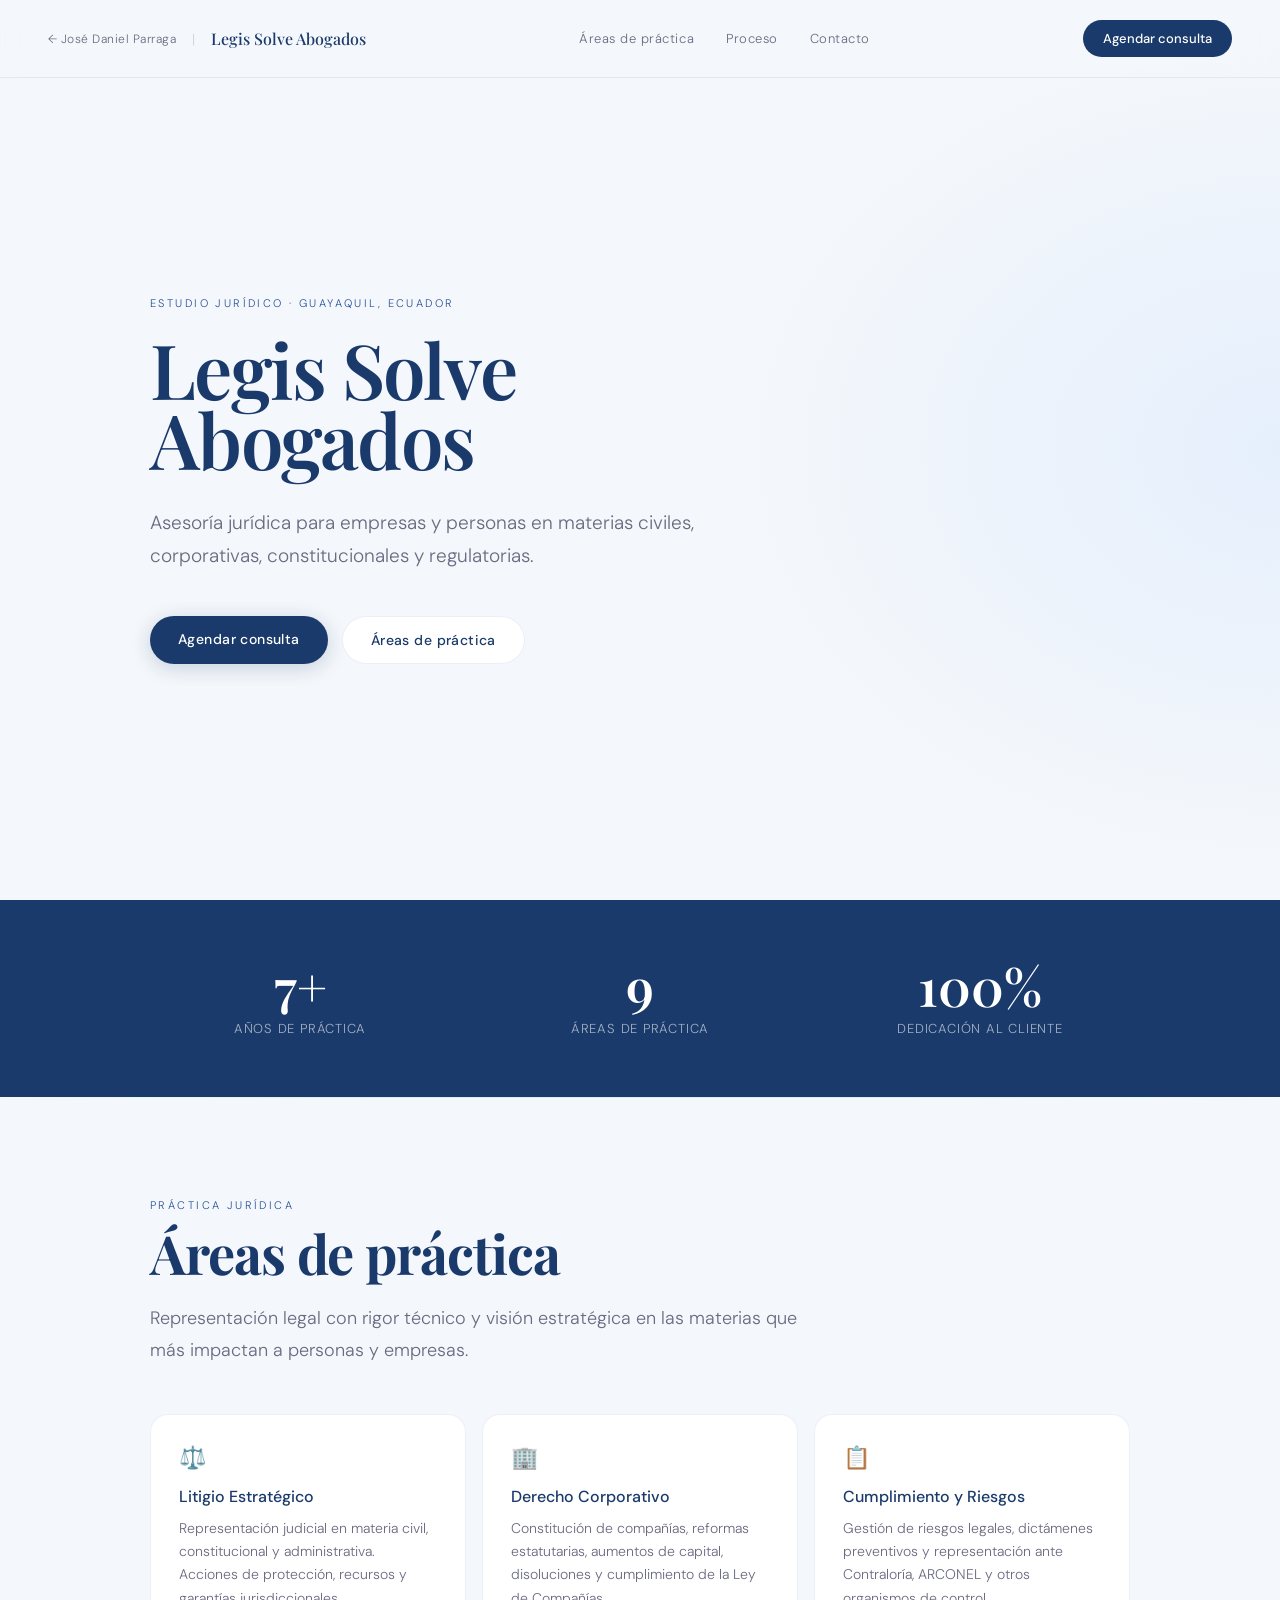
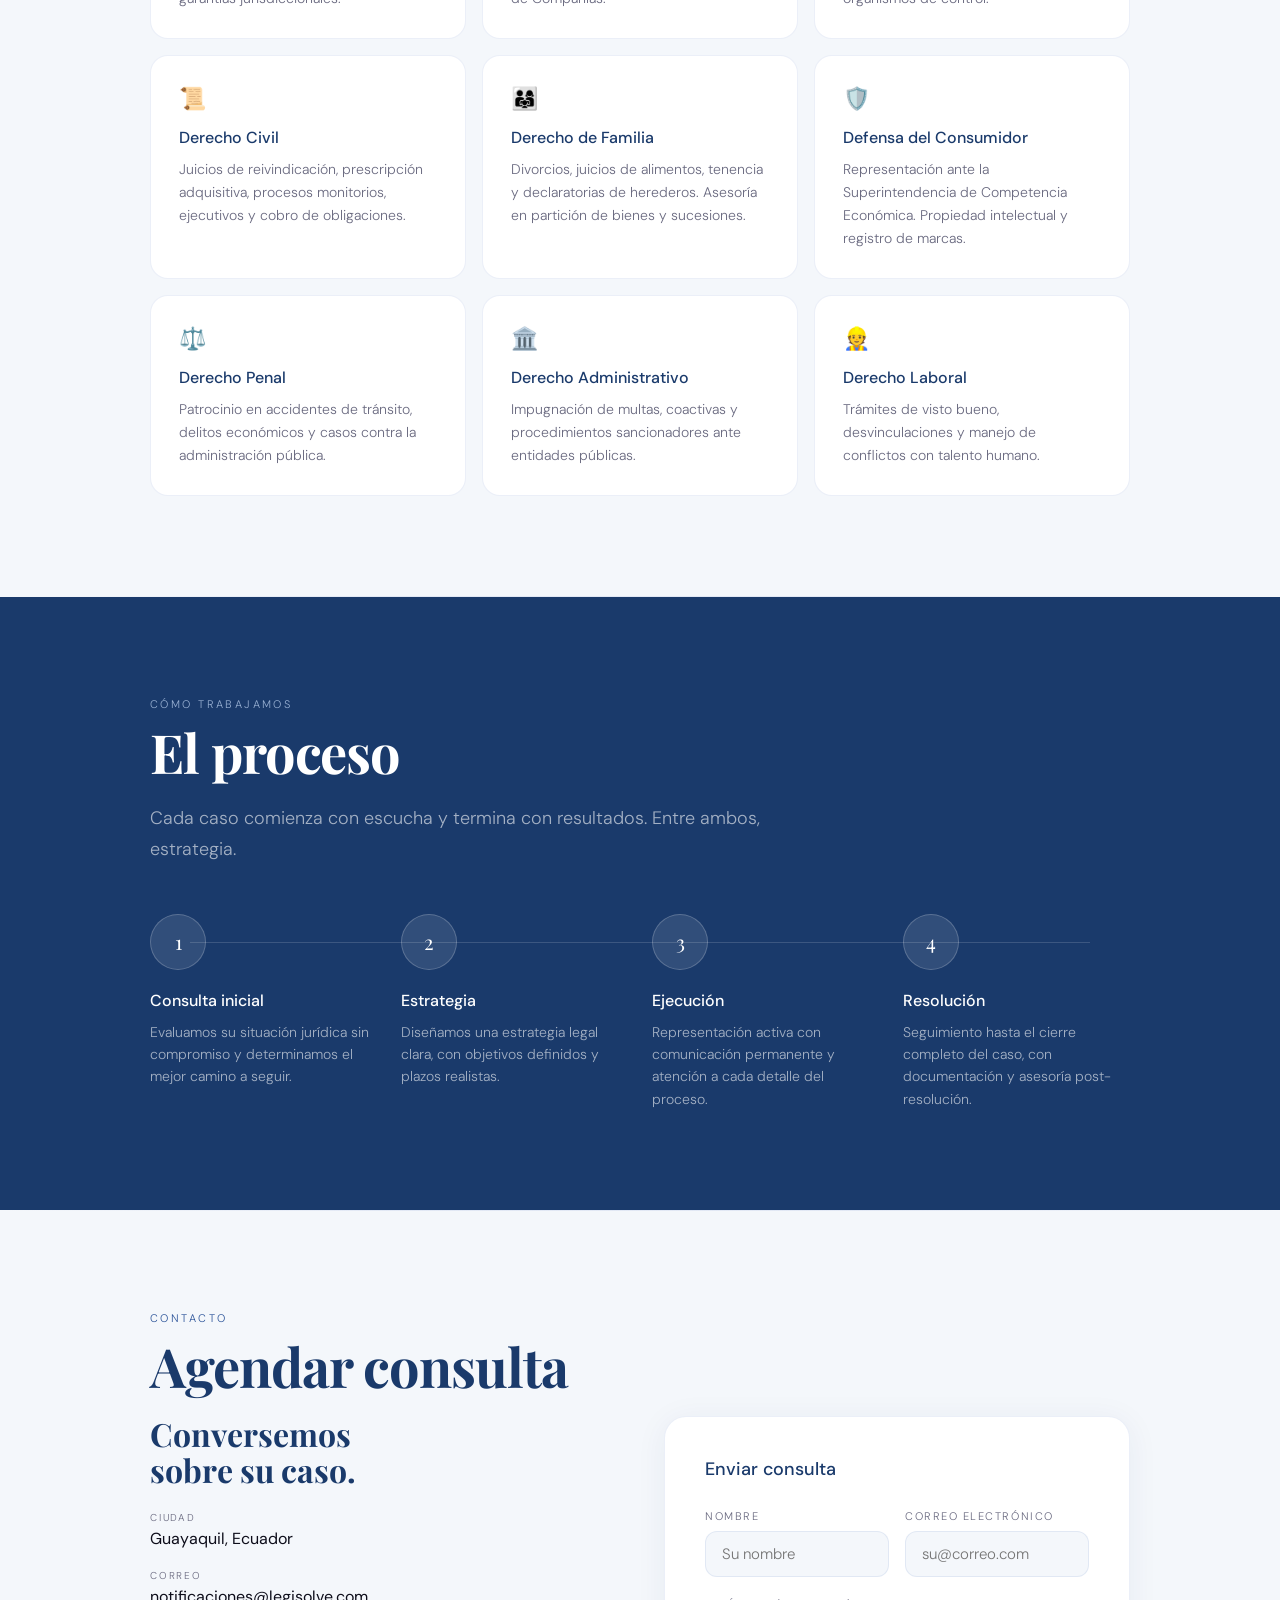
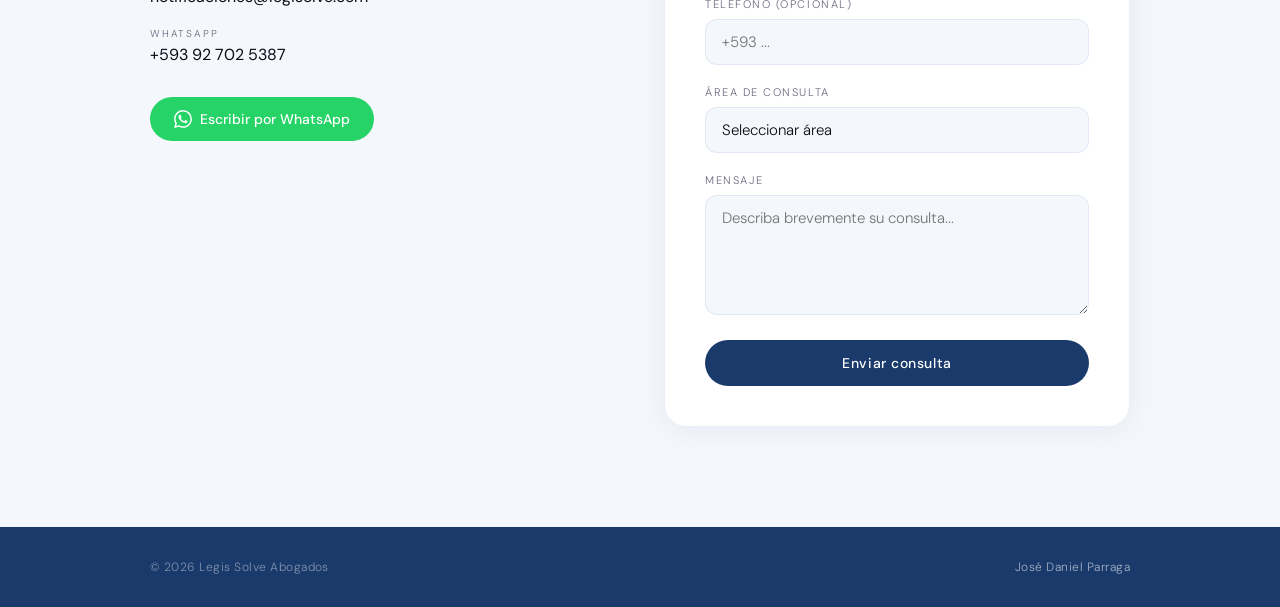
<file: legis-solve.html>
<!DOCTYPE html>
<html lang="es">
<head>
<meta charset="UTF-8" />
<meta name="viewport" content="width=device-width, initial-scale=1.0" />
<title>Legis Solve Abogados</title>
<link href="https://fonts.googleapis.com/css2?family=Playfair+Display:wght@400;500;600&family=DM+Sans:wght@300;400;500&display=swap" rel="stylesheet">
<style>
  :root {
    --blue: #1a3a6b;
    --blue-light: #2a5298;
    --blue-pale: #cfe3ff;
    --bg: #f4f7fb;
    --white: #ffffff;
    --text: #0d0d1a;
    --muted: #6a6a80;
    --border: rgba(40,80,180,0.09);
    --gold: #c9a84c;
  }

  * { box-sizing: border-box; margin: 0; padding: 0; }
  html { scroll-behavior: smooth; }
  body { background: var(--bg); color: var(--text); font-family: 'DM Sans', Georgia, sans-serif; font-weight: 300; overflow-x: hidden; }
  a { text-decoration: none; color: inherit; }

  /* NAVBAR */
  .navbar {
    position: fixed; top: 0; left: 0; width: 100%; z-index: 1000;
    display: flex; justify-content: space-between; align-items: center;
    padding: 20px 48px;
    background: rgba(244,247,251,0.92);
    backdrop-filter: blur(20px);
    border-bottom: 1px solid var(--border);
    transition: padding 0.3s;
  }
  .navbar.scrolled { padding: 13px 48px; }
  .brand {
    font-family: 'Playfair Display', Georgia, serif;
    font-size: 16px; font-weight: 500;
    color: var(--blue);
    display: flex; align-items: center; gap: 10px;
  }
  .brand-back {
    font-size: 12px; color: var(--muted);
    letter-spacing: 0.04em;
    transition: color 0.2s;
  }
  .brand-back:hover { color: var(--blue); }
  .nav-links {
    display: flex; gap: 32px;
    font-size: 13px; color: var(--muted);
    letter-spacing: 0.04em;
  }
  .nav-links a:hover { color: var(--text); }
  .nav-cta {
    background: var(--blue); color: white;
    padding: 10px 20px; border-radius: 999px;
    font-size: 13px; font-weight: 500;
    transition: background 0.2s, transform 0.2s;
  }
  .nav-cta:hover { background: var(--blue-light); transform: translateY(-1px); }

  /* HERO */
  .hero {
    min-height: 100vh;
    display: flex; flex-direction: column;
    justify-content: center;
    max-width: 1100px; margin: 0 auto;
    padding: 160px 60px 100px;
    position: relative;
  }
  .hero::before {
    content: '';
    position: absolute; top: 0; right: -100px;
    width: 600px; height: 100%;
    background: radial-gradient(ellipse at right, rgba(207,227,255,0.4) 0%, transparent 65%);
    pointer-events: none;
  }
  .eyebrow {
    font-size: 11px; letter-spacing: 0.22em;
    text-transform: uppercase; color: var(--blue-light);
    margin-bottom: 24px;
  }
  .hero h1 {
    font-family: 'Playfair Display', Georgia, serif;
    font-size: 76px; line-height: 0.92;
    letter-spacing: -0.02em; font-weight: 600;
    color: var(--blue); margin-bottom: 32px;
    max-width: 700px;
  }
  .hero-desc {
    font-size: 19px; line-height: 1.75;
    color: var(--muted); max-width: 560px;
    margin-bottom: 44px;
  }
  .hero-btns { display: flex; gap: 14px; flex-wrap: wrap; }
  .btn {
    padding: 14px 28px; border-radius: 999px;
    font-size: 14px; font-weight: 500;
    letter-spacing: 0.03em;
    font-family: 'DM Sans', sans-serif;
    transition: transform 0.2s, box-shadow 0.2s;
  }
  .btn:hover { transform: translateY(-2px); }
  .btn-primary { background: var(--blue); color: white; box-shadow: 0 4px 20px rgba(26,58,107,0.2); }
  .btn-primary:hover { box-shadow: 0 8px 28px rgba(26,58,107,0.3); }
  .btn-secondary { background: white; color: var(--blue); border: 1px solid var(--border); }

  /* STATS */
  .stats-wrap { background: var(--blue); }
  .stats {
    max-width: 1100px; margin: 0 auto;
    padding: 60px;
    display: grid; grid-template-columns: repeat(3, 1fr);
    gap: 40px;
  }
  .stat-item { text-align: center; }
  .stat-num {
    font-family: 'Playfair Display', Georgia, serif;
    font-size: 52px; font-weight: 600;
    color: white; line-height: 1;
    margin-bottom: 8px;
  }
  .stat-label {
    font-size: 13px; color: rgba(255,255,255,0.6);
    letter-spacing: 0.06em; text-transform: uppercase;
  }

  /* DIVIDER */
  .divider { height: 1px; background: linear-gradient(90deg, transparent, var(--border) 30%, var(--border) 70%, transparent); }

  /* SECTIONS */
  .section { max-width: 1100px; margin: 0 auto; padding: 100px 60px; }
  .section-label { font-size: 11px; letter-spacing: 0.22em; text-transform: uppercase; color: var(--blue-light); margin-bottom: 16px; }
  .section h2 { font-family: 'Playfair Display', Georgia, serif; font-size: 54px; line-height: 0.95; letter-spacing: -0.02em; margin-bottom: 24px; color: var(--blue); }
  .section-desc { font-size: 18px; line-height: 1.75; color: var(--muted); max-width: 680px; margin-bottom: 48px; }

  /* AREAS */
  .areas-grid {
    display: grid; grid-template-columns: repeat(3, 1fr);
    gap: 16px;
  }
  .area-card {
    background: white; border: 1px solid var(--border);
    border-radius: 18px; padding: 28px;
    transition: transform 0.25s, box-shadow 0.25s;
  }
  .area-card:hover { transform: translateY(-3px); box-shadow: 0 12px 36px rgba(26,58,107,0.08); }
  .area-icon { font-size: 22px; margin-bottom: 14px; display: block; }
  .area-title { font-size: 16px; font-weight: 500; margin-bottom: 10px; color: var(--blue); }
  .area-desc { font-size: 14px; font-weight: 300; color: var(--muted); line-height: 1.65; }

  /* PROCESO */
  .proceso-wrap { background: var(--blue); }
  .proceso-wrap .section-label { color: rgba(207,227,255,0.7); }
  .proceso-wrap .section h2 { color: white; }
  .proceso-wrap .section-desc { color: rgba(255,255,255,0.6); }
  .proceso-steps {
    display: grid; grid-template-columns: repeat(4, 1fr);
    gap: 24px; position: relative;
  }
  .proceso-steps::before {
    content: '';
    position: absolute; top: 28px; left: 40px; right: 40px; height: 1px;
    background: rgba(255,255,255,0.15);
  }
  .step { position: relative; }
  .step-num {
    width: 56px; height: 56px;
    border-radius: 50%;
    background: rgba(255,255,255,0.1);
    border: 1px solid rgba(255,255,255,0.2);
    display: flex; align-items: center; justify-content: center;
    font-family: 'Playfair Display', Georgia, serif;
    font-size: 20px; color: white;
    margin-bottom: 20px;
    position: relative; z-index: 1;
  }
  .step-title { font-size: 16px; font-weight: 500; color: white; margin-bottom: 10px; }
  .step-desc { font-size: 14px; font-weight: 300; color: rgba(255,255,255,0.6); line-height: 1.6; }

  /* CONTACTO */
  .contact-grid {
    display: grid; grid-template-columns: 1fr 1fr;
    gap: 48px; align-items: start;
  }
  .contact-info h3 {
    font-family: 'Playfair Display', Georgia, serif;
    font-size: 32px; color: var(--blue);
    margin-bottom: 24px; line-height: 1.1;
  }
  .contact-details { display: flex; flex-direction: column; gap: 20px; margin-bottom: 32px; }
  .contact-item { display: flex; flex-direction: column; gap: 4px; }
  .contact-label { font-size: 10px; letter-spacing: 0.18em; text-transform: uppercase; color: var(--muted); }
  .contact-value { font-size: 16px; font-weight: 400; color: var(--text); }
  .btn-wa {
    display: inline-flex; align-items: center; gap: 8px;
    background: #25d366; color: white;
    padding: 13px 24px; border-radius: 999px;
    font-weight: 500; font-size: 14px;
    font-family: 'DM Sans', sans-serif;
    transition: transform 0.2s, box-shadow 0.2s;
  }
  .btn-wa:hover { transform: translateY(-2px); box-shadow: 0 8px 24px rgba(37,211,102,0.25); }

  /* FORM */
  .contact-form {
    background: white; border: 1px solid var(--border);
    border-radius: 22px; padding: 40px;
    box-shadow: 0 4px 32px rgba(26,58,107,0.06);
  }
  .form-title { font-size: 18px; font-weight: 500; color: var(--blue); margin-bottom: 28px; }
  .form-group { margin-bottom: 20px; }
  .form-group label {
    display: block; font-size: 11px;
    letter-spacing: 0.14em; text-transform: uppercase;
    color: var(--muted); margin-bottom: 8px;
  }
  .form-group input, .form-group textarea, .form-group select {
    width: 100%; padding: 12px 16px;
    border: 1px solid var(--border); border-radius: 12px;
    font-size: 15px; font-weight: 300;
    font-family: 'DM Sans', sans-serif;
    color: var(--text); background: var(--bg);
    outline: none; transition: border-color 0.2s, box-shadow 0.2s;
    appearance: none;
  }
  .form-group input:focus, .form-group textarea:focus, .form-group select:focus {
    border-color: rgba(26,58,107,0.4);
    box-shadow: 0 0 0 3px rgba(26,58,107,0.06);
  }
  .form-group textarea { resize: vertical; min-height: 120px; }
  .form-row { display: grid; grid-template-columns: 1fr 1fr; gap: 16px; }
  .btn-submit {
    width: 100%; padding: 14px;
    background: var(--blue); color: white;
    border: none; border-radius: 999px;
    font-size: 14px; font-weight: 500;
    font-family: 'DM Sans', sans-serif;
    cursor: pointer; letter-spacing: 0.04em;
    transition: background 0.2s, transform 0.2s;
  }
  .btn-submit:hover { background: var(--blue-light); transform: translateY(-1px); }
  .form-success {
    display: none; text-align: center;
    padding: 20px; color: var(--blue);
    font-size: 15px; line-height: 1.6;
  }

  /* FOOTER */
  .footer-wrap { background: var(--blue); }
  .footer-inner {
    max-width: 1100px; margin: 0 auto;
    padding: 32px 60px;
    display: flex; justify-content: space-between; align-items: center;
    font-size: 12px; color: rgba(255,255,255,0.45);
    letter-spacing: 0.04em;
  }
  .footer-inner a { color: rgba(255,255,255,0.6); }
  .footer-inner a:hover { color: white; }

  /* TOP BTN */
  #topBtn {
    position: fixed; bottom: 32px; right: 32px;
    width: 42px; height: 42px;
    background: var(--blue); color: white;
    border: none; border-radius: 50%; font-size: 16px;
    cursor: pointer; display: none; z-index: 999;
    align-items: center; justify-content: center;
    transition: background 0.2s;
  }
  #topBtn:hover { background: var(--blue-light); }

  /* RESPONSIVE */
  @media (max-width: 900px) {
    .hero { padding: 120px 24px 70px; }
    .hero h1 { font-size: 52px; }
    .section { padding: 70px 24px; }
    .section h2 { font-size: 40px; }
    .areas-grid { grid-template-columns: 1fr; }
    .proceso-steps { grid-template-columns: 1fr 1fr; }
    .proceso-steps::before { display: none; }
    .contact-grid { grid-template-columns: 1fr; }
    .stats { grid-template-columns: 1fr; gap: 28px; padding: 48px 24px; }
    .form-row { grid-template-columns: 1fr; }
    .nav-links { display: none; }
    .navbar { padding: 18px 24px; }
    .footer-inner { padding: 24px; flex-direction: column; gap: 8px; text-align: center; }
  }
</style>
</head>
<body>

<nav class="navbar" id="navbar">
  <div style="display:flex;align-items:center;gap:16px;">
    <a href="index.html" class="brand-back">← José Daniel Parraga</a>
    <span style="color:rgba(0,0,0,0.15);font-size:14px;">|</span>
    <a href="legis-solve.html" class="brand">Legis Solve Abogados</a>
  </div>
  <div class="nav-links">
    <a href="#areas">Áreas de práctica</a>
    <a href="#proceso">Proceso</a>
    <a href="#contacto">Contacto</a>
  </div>
  <a href="#contacto" class="nav-cta">Agendar consulta</a>
</nav>

<!-- HERO -->
<section id="inicio" class="hero">
  <div class="eyebrow">Estudio jurídico · Guayaquil, Ecuador</div>
  <h1>Legis Solve<br>Abogados</h1>
  <p class="hero-desc">Asesoría jurídica para empresas y personas en materias civiles, corporativas, constitucionales y regulatorias.</p>
  <div class="hero-btns">
    <a href="#contacto" class="btn btn-primary">Agendar consulta</a>
    <a href="#areas" class="btn btn-secondary">Áreas de práctica</a>
  </div>
</section>

<!-- STATS -->
<div class="stats-wrap">
  <div class="stats">
    <div class="stat-item">
      <div class="stat-num">7+</div>
      <div class="stat-label">Años de práctica</div>
    </div>
    <div class="stat-item">
      <div class="stat-num">9</div>
      <div class="stat-label">Áreas de práctica</div>
    </div>
    <div class="stat-item">
      <div class="stat-num">100%</div>
      <div class="stat-label">Dedicación al cliente</div>
    </div>
  </div>
</div>

<div class="divider"></div>

<!-- ÁREAS -->
<div style="background:var(--bg);">
  <div class="section" id="areas">
    <div class="section-label">Práctica jurídica</div>
    <h2>Áreas de práctica</h2>
    <p class="section-desc">Representación legal con rigor técnico y visión estratégica en las materias que más impactan a personas y empresas.</p>
    <div class="areas-grid">
      <div class="area-card">
        <span class="area-icon">⚖️</span>
        <div class="area-title">Litigio Estratégico</div>
        <div class="area-desc">Representación judicial en materia civil, constitucional y administrativa. Acciones de protección, recursos y garantías jurisdiccionales.</div>
      </div>
      <div class="area-card">
        <span class="area-icon">🏢</span>
        <div class="area-title">Derecho Corporativo</div>
        <div class="area-desc">Constitución de compañías, reformas estatutarias, aumentos de capital, disoluciones y cumplimiento de la Ley de Compañías.</div>
      </div>
      <div class="area-card">
        <span class="area-icon">📋</span>
        <div class="area-title">Cumplimiento y Riesgos</div>
        <div class="area-desc">Gestión de riesgos legales, dictámenes preventivos y representación ante Contraloría, ARCONEL y otros organismos de control.</div>
      </div>
      <div class="area-card">
        <span class="area-icon">📜</span>
        <div class="area-title">Derecho Civil</div>
        <div class="area-desc">Juicios de reivindicación, prescripción adquisitiva, procesos monitorios, ejecutivos y cobro de obligaciones.</div>
      </div>
      <div class="area-card">
        <span class="area-icon">👨‍👩‍👧</span>
        <div class="area-title">Derecho de Familia</div>
        <div class="area-desc">Divorcios, juicios de alimentos, tenencia y declaratorias de herederos. Asesoría en partición de bienes y sucesiones.</div>
      </div>
      <div class="area-card">
        <span class="area-icon">🛡️</span>
        <div class="area-title">Defensa del Consumidor</div>
        <div class="area-desc">Representación ante la Superintendencia de Competencia Económica. Propiedad intelectual y registro de marcas.</div>
      </div>
      <div class="area-card">
        <span class="area-icon">⚖️</span>
        <div class="area-title">Derecho Penal</div>
        <div class="area-desc">Patrocinio en accidentes de tránsito, delitos económicos y casos contra la administración pública.</div>
      </div>
      <div class="area-card">
        <span class="area-icon">🏛️</span>
        <div class="area-title">Derecho Administrativo</div>
        <div class="area-desc">Impugnación de multas, coactivas y procedimientos sancionadores ante entidades públicas.</div>
      </div>
      <div class="area-card">
        <span class="area-icon">👷</span>
        <div class="area-title">Derecho Laboral</div>
        <div class="area-desc">Trámites de visto bueno, desvinculaciones y manejo de conflictos con talento humano.</div>
      </div>
    </div>
  </div>
</div>

<div class="divider"></div>

<!-- PROCESO -->
<div class="proceso-wrap">
  <div class="section" id="proceso">
    <div class="section-label">Cómo trabajamos</div>
    <h2>El proceso</h2>
    <p class="section-desc">Cada caso comienza con escucha y termina con resultados. Entre ambos, estrategia.</p>
    <div class="proceso-steps">
      <div class="step">
        <div class="step-num">1</div>
        <div class="step-title">Consulta inicial</div>
        <div class="step-desc">Evaluamos su situación jurídica sin compromiso y determinamos el mejor camino a seguir.</div>
      </div>
      <div class="step">
        <div class="step-num">2</div>
        <div class="step-title">Estrategia</div>
        <div class="step-desc">Diseñamos una estrategia legal clara, con objetivos definidos y plazos realistas.</div>
      </div>
      <div class="step">
        <div class="step-num">3</div>
        <div class="step-title">Ejecución</div>
        <div class="step-desc">Representación activa con comunicación permanente y atención a cada detalle del proceso.</div>
      </div>
      <div class="step">
        <div class="step-num">4</div>
        <div class="step-title">Resolución</div>
        <div class="step-desc">Seguimiento hasta el cierre completo del caso, con documentación y asesoría post-resolución.</div>
      </div>
    </div>
  </div>
</div>

<div class="divider"></div>

<!-- CONTACTO -->
<div style="background:var(--bg);">
  <div class="section" id="contacto">
    <div class="section-label">Contacto</div>
    <h2>Agendar consulta</h2>
    <div class="contact-grid">
      <div class="contact-info">
        <h3>Conversemos<br>sobre su caso.</h3>
        <div class="contact-details">
          <div class="contact-item">
            <span class="contact-label">Ciudad</span>
            <span class="contact-value">Guayaquil, Ecuador</span>
          </div>
          <div class="contact-item">
            <span class="contact-label">Correo</span>
            <span class="contact-value">notificaciones@legisolve.com</span>
          </div>
          <div class="contact-item">
            <span class="contact-label">WhatsApp</span>
            <span class="contact-value">+593 92 702 5387</span>
          </div>
        </div>
        <a class="btn-wa" href="https://wa.me/593927025387" target="_blank">
          <svg width="18" height="18" viewBox="0 0 24 24" fill="currentColor"><path d="M17.472 14.382c-.297-.149-1.758-.867-2.03-.967-.273-.099-.471-.148-.67.15-.197.297-.767.966-.94 1.164-.173.199-.347.223-.644.075-.297-.15-1.255-.463-2.39-1.475-.883-.788-1.48-1.761-1.653-2.059-.173-.297-.018-.458.13-.606.134-.133.298-.347.446-.52.149-.174.198-.298.298-.497.099-.198.05-.371-.025-.52-.075-.149-.669-1.612-.916-2.207-.242-.579-.487-.5-.669-.51-.173-.008-.371-.01-.57-.01-.198 0-.52.074-.792.372-.272.297-1.04 1.016-1.04 2.479 0 1.462 1.065 2.875 1.213 3.074.149.198 2.096 3.2 5.077 4.487.709.306 1.262.489 1.694.625.712.227 1.36.195 1.871.118.571-.085 1.758-.719 2.006-1.413.248-.694.248-1.289.173-1.413-.074-.124-.272-.198-.57-.347m-5.421 7.403h-.004a9.87 9.87 0 01-5.031-1.378l-.361-.214-3.741.982.998-3.648-.235-.374a9.86 9.86 0 01-1.51-5.26c.001-5.45 4.436-9.884 9.888-9.884 2.64 0 5.122 1.03 6.988 2.898a9.825 9.825 0 012.893 6.994c-.003 5.45-4.437 9.884-9.885 9.884m8.413-18.297A11.815 11.815 0 0012.05 0C5.495 0 .16 5.335.157 11.892c0 2.096.547 4.142 1.588 5.945L.057 24l6.305-1.654a11.882 11.882 0 005.683 1.448h.005c6.554 0 11.89-5.335 11.893-11.893a11.821 11.821 0 00-3.48-8.413z"/></svg>
          Escribir por WhatsApp
        </a>
      </div>
      <div class="contact-form">
        <div class="form-title">Enviar consulta</div>
        <form id="contactForm" action="https://formspree.io/f/REEMPLAZAR_CON_TU_ID" method="POST">
          <div class="form-row">
            <div class="form-group">
              <label>Nombre</label>
              <input type="text" name="nombre" placeholder="Su nombre" required>
            </div>
            <div class="form-group">
              <label>Correo electrónico</label>
              <input type="email" name="correo" placeholder="su@correo.com" required>
            </div>
          </div>
          <div class="form-group">
            <label>Teléfono (opcional)</label>
            <input type="tel" name="telefono" placeholder="+593 ...">
          </div>
          <div class="form-group">
            <label>Área de consulta</label>
            <select name="area">
              <option value="">Seleccionar área</option>
              <option>Litigio Estratégico</option>
              <option>Derecho Corporativo</option>
              <option>Derecho Civil</option>
              <option>Derecho de Familia</option>
              <option>Derecho Penal</option>
              <option>Derecho Administrativo</option>
              <option>Cumplimiento y Riesgos</option>
              <option>Defensa del Consumidor</option>
              <option>Derecho Laboral</option>
              <option>Otro</option>
            </select>
          </div>
          <div class="form-group">
            <label>Mensaje</label>
            <textarea name="mensaje" placeholder="Describa brevemente su consulta..." required></textarea>
          </div>
          <button type="submit" class="btn-submit">Enviar consulta</button>
        </form>
        <div class="form-success" id="formSuccess">
          ✓ Mensaje enviado. Nos pondremos en contacto en las próximas 24 horas.
        </div>
      </div>
    </div>
  </div>
</div>

<!-- FOOTER -->
<div class="footer-wrap">
  <div class="footer-inner">
    <span>© 2026 Legis Solve Abogados</span>
    <a href="index.html">José Daniel Parraga</a>
  </div>
</div>

<button id="topBtn" aria-label="Volver arriba">↑</button>

<script>
  const navbar = document.getElementById('navbar');
  const topBtn = document.getElementById('topBtn');
  window.addEventListener('scroll', () => {
    const s = window.scrollY > 60;
    navbar.classList.toggle('scrolled', s);
    topBtn.style.display = s ? 'flex' : 'none';
  });
  topBtn.addEventListener('click', () => window.scrollTo({ top: 0, behavior: 'smooth' }));

  // Form submit
  const form = document.getElementById('contactForm');
  form.addEventListener('submit', async (e) => {
    e.preventDefault();
    const btn = form.querySelector('.btn-submit');
    btn.textContent = 'Enviando...';
    btn.disabled = true;
    try {
      const res = await fetch(form.action, {
        method: 'POST', body: new FormData(form),
        headers: { 'Accept': 'application/json' }
      });
      if (res.ok) {
        form.style.display = 'none';
        document.getElementById('formSuccess').style.display = 'block';
      } else {
        btn.textContent = 'Error. Intente nuevamente.';
        btn.disabled = false;
      }
    } catch {
      btn.textContent = 'Error. Intente nuevamente.';
      btn.disabled = false;
    }
  });

  // Scroll reveal
  const observer = new IntersectionObserver((entries) => {
    entries.forEach(e => {
      if (e.isIntersecting) {
        e.target.style.opacity = '1';
        e.target.style.transform = 'translateY(0)';
        observer.unobserve(e.target);
      }
    });
  }, { threshold: 0.1 });
  document.querySelectorAll('.area-card, .step').forEach(el => {
    el.style.opacity = '0';
    el.style.transform = 'translateY(20px)';
    el.style.transition = 'opacity 0.6s ease, transform 0.6s ease';
    observer.observe(el);
  });
</script>
</body>
</html>
</file>
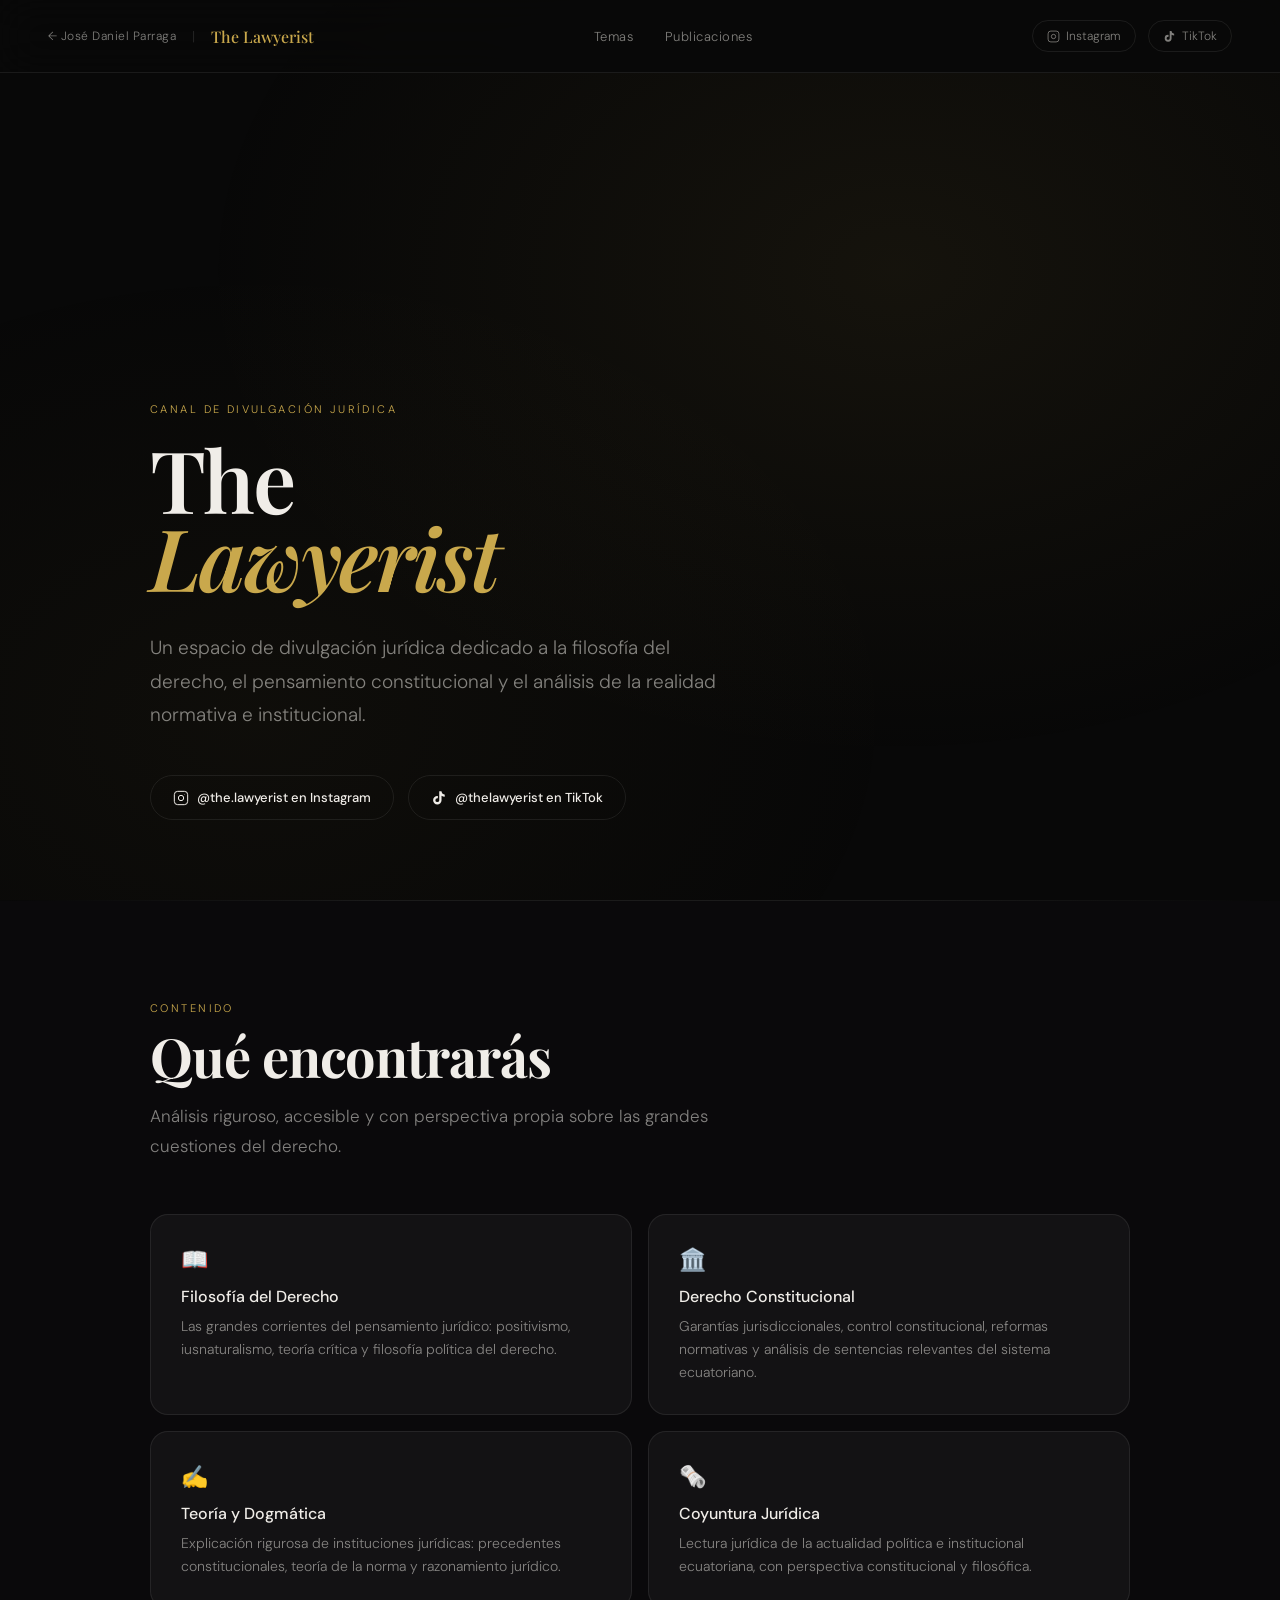
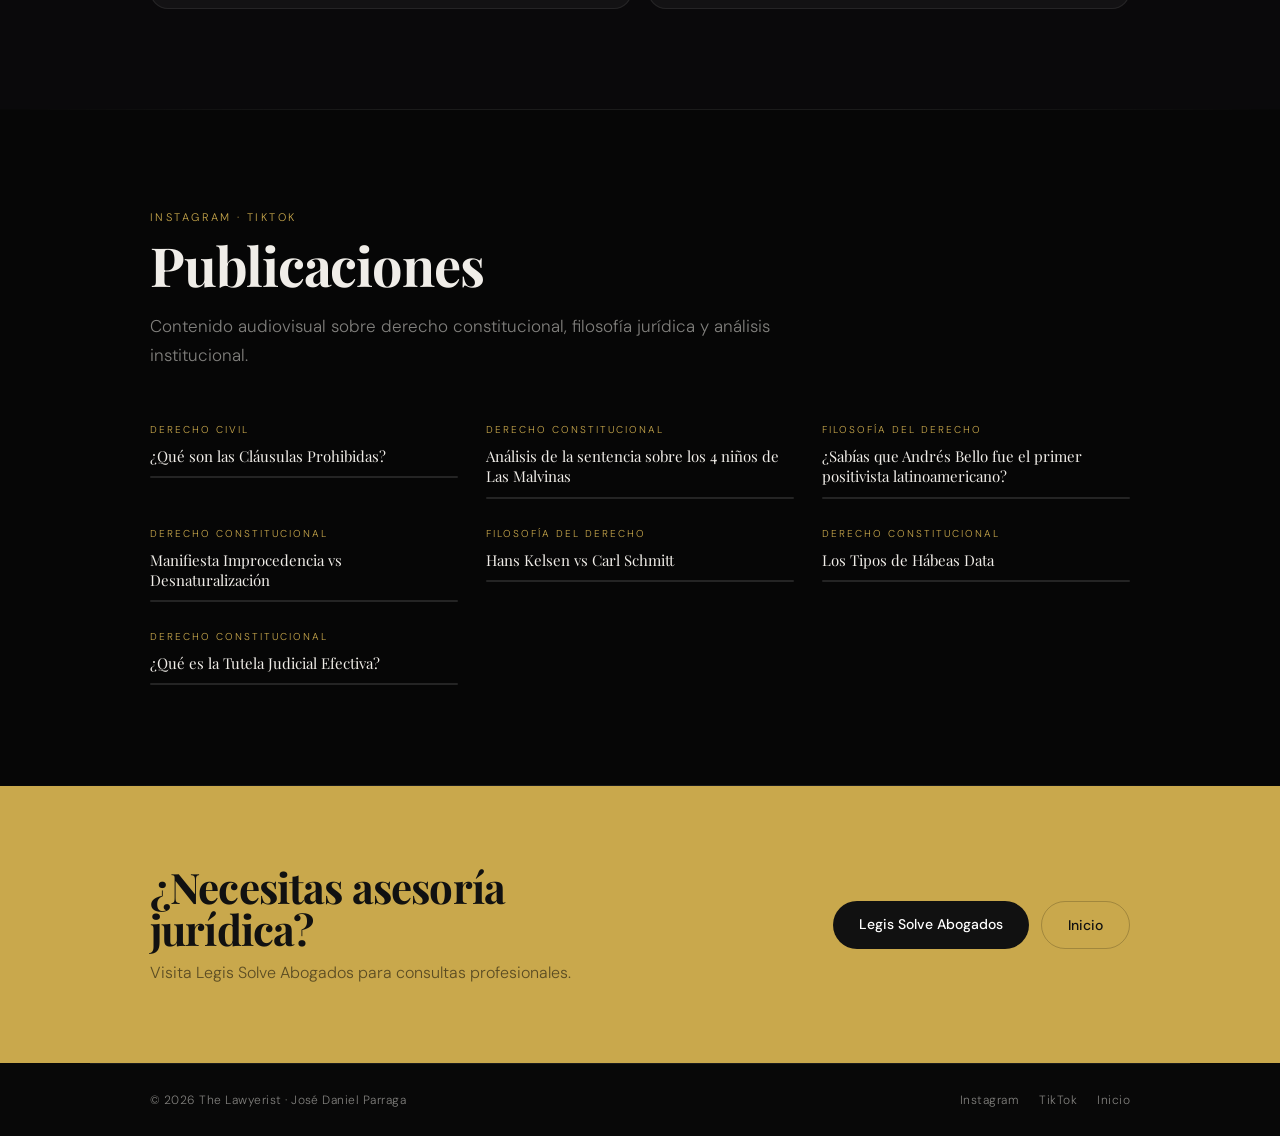
<file: the-lawyerist.html>
<!DOCTYPE html>
<html lang="es">
<head>
<meta charset="UTF-8" />
<meta name="viewport" content="width=device-width, initial-scale=1.0" />
<title>The Lawyerist</title>
<link href="https://fonts.googleapis.com/css2?family=Playfair+Display:ital,wght@0,400;0,500;0,600;1,400&family=DM+Sans:wght@300;400;500&display=swap" rel="stylesheet">
<style>
  :root {
    --gold: #c9a84c;
    --gold-dim: rgba(201,168,76,0.15);
    --bg: #080808;
    --surface: rgba(255,255,255,0.04);
    --border: rgba(255,255,255,0.08);
    --text: #f0ede8;
    --muted: rgba(240,237,232,0.52);
  }

  * { box-sizing: border-box; margin: 0; padding: 0; }
  html { scroll-behavior: smooth; }
  body { background: var(--bg); color: var(--text); font-family: 'DM Sans', Georgia, sans-serif; font-weight: 300; overflow-x: hidden; }
  a { text-decoration: none; color: inherit; }

  /* NAVBAR */
  .navbar {
    position: fixed; top: 0; left: 0; width: 100%; z-index: 1000;
    display: flex; justify-content: space-between; align-items: center;
    padding: 20px 48px;
    background: rgba(8,8,8,0.88);
    backdrop-filter: blur(20px);
    border-bottom: 1px solid var(--border);
    transition: padding 0.3s;
  }
  .navbar.scrolled { padding: 13px 48px; }
  .brand {
    font-family: 'Playfair Display', Georgia, serif;
    font-size: 16px; font-weight: 500;
    color: var(--gold);
  }
  .brand-back { font-size: 12px; color: var(--muted); letter-spacing: 0.04em; transition: color 0.2s; }
  .brand-back:hover { color: var(--text); }
  .nav-links { display: flex; gap: 32px; font-size: 13px; color: var(--muted); letter-spacing: 0.04em; }
  .nav-links a:hover { color: var(--text); }
  .nav-social { display: flex; gap: 12px; align-items: center; }
  .nav-social a {
    display: flex; align-items: center; gap: 6px;
    font-size: 12px; color: var(--muted);
    padding: 7px 14px; border-radius: 999px;
    border: 1px solid var(--border);
    transition: border-color 0.2s, color 0.2s;
  }
  .nav-social a:hover { border-color: rgba(201,168,76,0.4); color: var(--text); }
  .nav-social svg { width: 13px; height: 13px; }

  /* HERO */
  .hero {
    min-height: 100vh;
    display: flex; flex-direction: column; justify-content: flex-end;
    padding: 160px 60px 80px;
    max-width: 1100px; margin: 0 auto;
    position: relative;
  }
  .hero-bg {
    position: fixed; inset: 0; z-index: -1;
    background: radial-gradient(ellipse at 70% 30%, rgba(201,168,76,0.07) 0%, transparent 55%),
                radial-gradient(ellipse at 20% 80%, rgba(201,168,76,0.04) 0%, transparent 45%);
  }
  .eyebrow {
    font-size: 11px; letter-spacing: 0.22em;
    text-transform: uppercase; color: var(--gold);
    margin-bottom: 24px;
  }
  .hero h1 {
    font-family: 'Playfair Display', Georgia, serif;
    font-size: 86px; line-height: 0.9;
    letter-spacing: -0.025em; font-weight: 600;
    margin-bottom: 36px;
  }
  .hero h1 em { font-style: italic; color: var(--gold); }
  .hero-desc {
    font-size: 19px; line-height: 1.75;
    color: var(--muted); max-width: 580px;
    margin-bottom: 44px;
  }
  .hero-social { display: flex; gap: 14px; flex-wrap: wrap; }
  .btn-social {
    display: flex; align-items: center; gap: 8px;
    padding: 13px 22px; border-radius: 999px;
    font-size: 13px; font-weight: 500;
    border: 1px solid var(--border);
    transition: border-color 0.2s, background 0.2s, transform 0.2s;
    font-family: 'DM Sans', sans-serif;
  }
  .btn-social:hover { border-color: rgba(201,168,76,0.5); background: var(--gold-dim); transform: translateY(-2px); }
  .btn-social svg { width: 16px; height: 16px; }

  /* DIVIDER */
  .divider { height: 1px; background: linear-gradient(90deg, transparent, var(--border) 30%, var(--border) 70%, transparent); }

  /* SECTIONS */
  .section { max-width: 1100px; margin: 0 auto; padding: 100px 60px; }
  .section-label { font-size: 11px; letter-spacing: 0.22em; text-transform: uppercase; color: var(--gold); margin-bottom: 16px; }
  .section h2 { font-family: 'Playfair Display', Georgia, serif; font-size: 54px; line-height: 0.95; letter-spacing: -0.02em; margin-bottom: 20px; }
  .section-desc { font-size: 17px; line-height: 1.75; color: var(--muted); max-width: 640px; margin-bottom: 52px; }

  /* TEMAS */
  .temas-wrap { background: #0a090b; }
  .temas-grid { display: grid; grid-template-columns: repeat(2, 1fr); gap: 16px; }
  .tema-card {
    padding: 30px; border-radius: 18px;
    background: var(--surface); border: 1px solid var(--border);
    transition: background 0.25s, border-color 0.25s, transform 0.25s;
  }
  .tema-card:hover { background: rgba(201,168,76,0.05); border-color: rgba(201,168,76,0.18); transform: translateY(-3px); }
  .tema-icon { font-size: 22px; margin-bottom: 12px; display: block; }
  .tema-title { font-size: 16px; font-weight: 500; margin-bottom: 8px; }
  .tema-desc { font-size: 14px; font-weight: 300; color: var(--muted); line-height: 1.65; }

  /* VIDEOS */
  .videos-wrap { background: #060606; }
  .videos-grid {
    display: grid;
    grid-template-columns: repeat(3, 1fr);
    gap: 28px;
    align-items: start;
  }
  .video-item { display: flex; flex-direction: column; gap: 10px; }
  .video-label { font-size: 10px; letter-spacing: 0.2em; text-transform: uppercase; color: var(--gold); }
  .video-title {
    font-family: 'Playfair Display', Georgia, serif;
    font-size: 15px; line-height: 1.35; color: var(--text);
  }
  .video-embed {
    border-radius: 12px; overflow: hidden;
    border: 1px solid var(--border); background: #111;
  }
  .video-embed .instagram-media { width: 100% !important; min-width: unset !important; margin: 0 !important; }

  /* CTA */
  .cta-wrap { background: var(--gold); }
  .cta-inner {
    max-width: 1100px; margin: 0 auto;
    padding: 80px 60px;
    display: flex; justify-content: space-between; align-items: center;
    gap: 40px;
  }
  .cta-text h2 {
    font-family: 'Playfair Display', Georgia, serif;
    font-size: 42px; line-height: 1; color: #111;
    margin-bottom: 12px; letter-spacing: -0.02em;
  }
  .cta-text p { font-size: 16px; color: rgba(0,0,0,0.55); }
  .cta-btns { display: flex; gap: 12px; flex-shrink: 0; }
  .btn-cta {
    padding: 14px 26px; border-radius: 999px;
    font-size: 14px; font-weight: 500;
    font-family: 'DM Sans', sans-serif;
    transition: transform 0.2s;
  }
  .btn-cta:hover { transform: translateY(-2px); }
  .btn-cta-dark { background: #111; color: white; }
  .btn-cta-outline { background: transparent; color: #111; border: 1px solid rgba(0,0,0,0.2); }

  /* FOOTER */
  .footer-inner {
    border-top: 1px solid var(--border);
    padding: 28px 60px;
    display: flex; justify-content: space-between; align-items: center;
    font-size: 12px; color: var(--muted);
    max-width: 1100px; margin: 0 auto;
    letter-spacing: 0.04em;
  }
  .footer-inner a { color: var(--muted); transition: color 0.2s; }
  .footer-inner a:hover { color: var(--text); }

  #topBtn {
    position: fixed; bottom: 32px; right: 32px;
    width: 42px; height: 42px;
    background: rgba(201,168,76,0.15);
    color: var(--gold); border: 1px solid rgba(201,168,76,0.3);
    border-radius: 50%; font-size: 16px;
    cursor: pointer; display: none; z-index: 999;
    align-items: center; justify-content: center;
    transition: background 0.2s;
  }
  #topBtn:hover { background: rgba(201,168,76,0.25); }

  @media (max-width: 900px) {
    .hero { padding: 120px 24px 60px; }
    .hero h1 { font-size: 56px; }
    .section { padding: 70px 24px; }
    .section h2 { font-size: 40px; }
    .temas-grid, .videos-grid { grid-template-columns: 1fr; }
    .cta-inner { flex-direction: column; padding: 60px 24px; }
    .nav-links { display: none; }
    .navbar { padding: 18px 24px; }
    .footer-inner { padding: 24px; flex-direction: column; gap: 8px; text-align: center; }
  }
</style>
</head>
<body>

<div class="hero-bg"></div>

<nav class="navbar" id="navbar">
  <div style="display:flex;align-items:center;gap:16px;">
    <a href="index.html" class="brand-back">← José Daniel Parraga</a>
    <span style="color:rgba(255,255,255,0.12);font-size:14px;">|</span>
    <a href="the-lawyerist.html" class="brand">The Lawyerist</a>
  </div>
  <div class="nav-links">
    <a href="#temas">Temas</a>
    <a href="#publicaciones">Publicaciones</a>
  </div>
  <div class="nav-social">
    <a href="https://www.instagram.com/the.lawyerist/" target="_blank">
      <svg viewBox="0 0 24 24" fill="none" stroke="currentColor" stroke-width="1.5"><rect x="2" y="2" width="20" height="20" rx="5"/><circle cx="12" cy="12" r="4"/><circle cx="17.5" cy="6.5" r="0.5" fill="currentColor" stroke="none"/></svg>
      Instagram
    </a>
    <a href="https://www.tiktok.com/@thelawyerist" target="_blank">
      <svg viewBox="0 0 24 24" fill="currentColor"><path d="M19.59 6.69a4.83 4.83 0 0 1-3.77-4.25V2h-3.45v13.67a2.89 2.89 0 0 1-2.88 2.5 2.89 2.89 0 0 1-2.89-2.89 2.89 2.89 0 0 1 2.89-2.89c.28 0 .54.04.79.1V9.01a6.3 6.3 0 0 0-.79-.05 6.34 6.34 0 0 0-6.34 6.34 6.34 6.34 0 0 0 6.34 6.34 6.34 6.34 0 0 0 6.33-6.34V8.69a8.18 8.18 0 0 0 4.78 1.52V6.76a4.85 4.85 0 0 1-1.01-.07z"/></svg>
      TikTok
    </a>
  </div>
</nav>

<!-- HERO -->
<section id="inicio" class="hero">
  <div class="eyebrow">Canal de divulgación jurídica</div>
  <h1>The<br><em>Lawyerist</em></h1>
  <p class="hero-desc">Un espacio de divulgación jurídica dedicado a la filosofía del derecho, el pensamiento constitucional y el análisis de la realidad normativa e institucional.</p>
  <div class="hero-social">
    <a class="btn-social" href="https://www.instagram.com/the.lawyerist/" target="_blank">
      <svg viewBox="0 0 24 24" fill="none" stroke="currentColor" stroke-width="1.5"><rect x="2" y="2" width="20" height="20" rx="5"/><circle cx="12" cy="12" r="4"/><circle cx="17.5" cy="6.5" r="0.5" fill="currentColor" stroke="none"/></svg>
      @the.lawyerist en Instagram
    </a>
    <a class="btn-social" href="https://www.tiktok.com/@thelawyerist" target="_blank">
      <svg viewBox="0 0 24 24" fill="currentColor"><path d="M19.59 6.69a4.83 4.83 0 0 1-3.77-4.25V2h-3.45v13.67a2.89 2.89 0 0 1-2.88 2.5 2.89 2.89 0 0 1-2.89-2.89 2.89 2.89 0 0 1 2.89-2.89c.28 0 .54.04.79.1V9.01a6.3 6.3 0 0 0-.79-.05 6.34 6.34 0 0 0-6.34 6.34 6.34 6.34 0 0 0 6.34 6.34 6.34 6.34 0 0 0 6.33-6.34V8.69a8.18 8.18 0 0 0 4.78 1.52V6.76a4.85 4.85 0 0 1-1.01-.07z"/></svg>
      @thelawyerist en TikTok
    </a>
  </div>
</section>

<div class="divider"></div>

<!-- TEMAS -->
<div class="temas-wrap">
  <div class="section" id="temas">
    <div class="section-label">Contenido</div>
    <h2>Qué encontrarás</h2>
    <p class="section-desc">Análisis riguroso, accesible y con perspectiva propia sobre las grandes cuestiones del derecho.</p>
    <div class="temas-grid">
      <div class="tema-card">
        <span class="tema-icon">📖</span>
        <div class="tema-title">Filosofía del Derecho</div>
        <div class="tema-desc">Las grandes corrientes del pensamiento jurídico: positivismo, iusnaturalismo, teoría crítica y filosofía política del derecho.</div>
      </div>
      <div class="tema-card">
        <span class="tema-icon">🏛️</span>
        <div class="tema-title">Derecho Constitucional</div>
        <div class="tema-desc">Garantías jurisdiccionales, control constitucional, reformas normativas y análisis de sentencias relevantes del sistema ecuatoriano.</div>
      </div>
      <div class="tema-card">
        <span class="tema-icon">✍️</span>
        <div class="tema-title">Teoría y Dogmática</div>
        <div class="tema-desc">Explicación rigurosa de instituciones jurídicas: precedentes constitucionales, teoría de la norma y razonamiento jurídico.</div>
      </div>
      <div class="tema-card">
        <span class="tema-icon">🗞️</span>
        <div class="tema-title">Coyuntura Jurídica</div>
        <div class="tema-desc">Lectura jurídica de la actualidad política e institucional ecuatoriana, con perspectiva constitucional y filosófica.</div>
      </div>
    </div>
  </div>
</div>

<div class="divider"></div>

<!-- PUBLICACIONES -->
<div class="videos-wrap">
  <div class="section" id="publicaciones">
    <div class="section-label">Instagram · TikTok</div>
    <h2>Publicaciones</h2>
    <p class="section-desc">Contenido audiovisual sobre derecho constitucional, filosofía jurídica y análisis institucional.</p>
    <div class="videos-grid">

      <div class="video-item">
        <div class="video-label">Derecho Civil</div>
        <div class="video-title">¿Qué son las Cláusulas Prohibidas?</div>
        <div class="video-embed">
          <blockquote class="instagram-media" data-instgrm-permalink="https://www.instagram.com/reel/CtzYD_tgBhp/" data-instgrm-version="14" style="background:#111;border:0;margin:0;padding:0;width:100%;min-width:unset;"></blockquote>
        </div>
      </div>

      <div class="video-item">
        <div class="video-label">Derecho Constitucional</div>
        <div class="video-title">Análisis de la sentencia sobre los 4 niños de Las Malvinas</div>
        <div class="video-embed">
          <blockquote class="instagram-media" data-instgrm-permalink="https://www.instagram.com/reel/DWO_FwUgI3R/" data-instgrm-version="14" style="background:#111;border:0;margin:0;padding:0;width:100%;min-width:unset;"></blockquote>
        </div>
      </div>

      <div class="video-item">
        <div class="video-label">Filosofía del Derecho</div>
        <div class="video-title">¿Sabías que Andrés Bello fue el primer positivista latinoamericano?</div>
        <div class="video-embed">
          <blockquote class="instagram-media" data-instgrm-permalink="https://www.instagram.com/reel/CxVWxBQL8ZF/" data-instgrm-version="14" style="background:#111;border:0;margin:0;padding:0;width:100%;min-width:unset;"></blockquote>
        </div>
      </div>

      <div class="video-item">
        <div class="video-label">Derecho Constitucional</div>
        <div class="video-title">Manifiesta Improcedencia vs Desnaturalización</div>
        <div class="video-embed">
          <blockquote class="instagram-media" data-instgrm-permalink="https://www.instagram.com/reel/DOtENWogK-X/" data-instgrm-version="14" style="background:#111;border:0;margin:0;padding:0;width:100%;min-width:unset;"></blockquote>
        </div>
      </div>

      <div class="video-item">
        <div class="video-label">Filosofía del Derecho</div>
        <div class="video-title">Hans Kelsen vs Carl Schmitt</div>
        <div class="video-embed">
          <blockquote class="instagram-media" data-instgrm-permalink="https://www.instagram.com/reel/DOV1J-igKMq/" data-instgrm-version="14" style="background:#111;border:0;margin:0;padding:0;width:100%;min-width:unset;"></blockquote>
        </div>
      </div>

      <div class="video-item">
        <div class="video-label">Derecho Constitucional</div>
        <div class="video-title">Los Tipos de Hábeas Data</div>
        <div class="video-embed">
          <blockquote class="instagram-media" data-instgrm-permalink="https://www.instagram.com/reel/DADsHIZRagl/" data-instgrm-version="14" style="background:#111;border:0;margin:0;padding:0;width:100%;min-width:unset;"></blockquote>
        </div>
      </div>

      <div class="video-item">
        <div class="video-label">Derecho Constitucional</div>
        <div class="video-title">¿Qué es la Tutela Judicial Efectiva?</div>
        <div class="video-embed">
          <blockquote class="instagram-media" data-instgrm-permalink="https://www.instagram.com/reel/CzL6e-KrhrR/" data-instgrm-version="14" style="background:#111;border:0;margin:0;padding:0;width:100%;min-width:unset;"></blockquote>
        </div>
      </div>

    </div>
  </div>
</div>

<div class="divider"></div>

<!-- CTA -->
<div class="cta-wrap">
  <div class="cta-inner">
    <div class="cta-text">
      <h2>¿Necesitas asesoría<br>jurídica?</h2>
      <p>Visita Legis Solve Abogados para consultas profesionales.</p>
    </div>
    <div class="cta-btns">
      <a href="legis-solve.html" class="btn-cta btn-cta-dark">Legis Solve Abogados</a>
      <a href="index.html" class="btn-cta btn-cta-outline">Inicio</a>
    </div>
  </div>
</div>

<!-- FOOTER -->
<footer>
  <div class="footer-inner">
    <span>© 2026 The Lawyerist · José Daniel Parraga</span>
    <div style="display:flex;gap:20px;">
      <a href="https://www.instagram.com/the.lawyerist/" target="_blank">Instagram</a>
      <a href="https://www.tiktok.com/@thelawyerist" target="_blank">TikTok</a>
      <a href="index.html">Inicio</a>
    </div>
  </div>
</footer>

<button id="topBtn" aria-label="Volver arriba">↑</button>

<script async src="//www.instagram.com/embed.js"></script>
<script>
  const navbar = document.getElementById('navbar');
  const topBtn = document.getElementById('topBtn');
  window.addEventListener('scroll', () => {
    const s = window.scrollY > 60;
    navbar.classList.toggle('scrolled', s);
    topBtn.style.display = s ? 'flex' : 'none';
  });
  topBtn.addEventListener('click', () => window.scrollTo({ top: 0, behavior: 'smooth' }));

  const observer = new IntersectionObserver((entries) => {
    entries.forEach(e => {
      if (e.isIntersecting) {
        e.target.style.opacity = '1';
        e.target.style.transform = 'translateY(0)';
        observer.unobserve(e.target);
      }
    });
  }, { threshold: 0.08 });
  document.querySelectorAll('.tema-card, .video-item').forEach(el => {
    el.style.opacity = '0';
    el.style.transform = 'translateY(20px)';
    el.style.transition = 'opacity 0.6s ease, transform 0.6s ease';
    observer.observe(el);
  });
</script>
</body>
</html>
</file>
<file: assets/page-identities.css>
/* Per-page colors keep the chosen logos intact. */
body.page-home{--bg:#211e1b;--ink:#fcf7ec;--muted:#c7bfb3;--copper:#d99a64;--panel:#302821;--line:#fcf7ec30;--nav:#211e1bf5;--law-bg:#29251d;--law-ink:#fcf7ec;--law-muted:#c8bca4}
[data-theme="light"] body.page-home{--bg:#fbf4e8;--ink:#2e261f;--muted:#665b50;--copper:#8d552c;--panel:#eee0cd;--line:#2e261f30;--nav:#fbf4e8f5}
body.page-practice{--bg:#111e2a;--ink:#f5f2ea;--muted:#b8c6d0;--copper:#dfa878;--panel:#1b2d3b;--line:#f5f2ea30;--nav:#111e2af5}
[data-theme="light"] body.page-practice{--bg:#edf3f7;--ink:#152b3a;--muted:#485f70;--copper:#945b2c;--panel:#dce7ef;--line:#152b3a30;--nav:#edf3f7f5}
body.page-academy{--bg:#15241e;--ink:#f1f3e9;--muted:#becbbd;--copper:#c5c693;--panel:#24372b;--line:#f1f3e930;--nav:#15241ef5}
[data-theme="light"] body.page-academy{--bg:#edf2e8;--ink:#203b2e;--muted:#4c6553;--copper:#586535;--panel:#dfe8d7;--line:#203b2e30;--nav:#edf2e8f5}
body.page-personal{--bg:#27231a;--ink:#f6edcd;--muted:#d0c6a8;--copper:#ddc778;--panel:#393225;--line:#f6edcd30;--nav:#27231af5;--law-bg:#27231a;--law-ink:#f6edcd;--law-muted:#d0c6a8}
[data-theme="light"] body.page-personal{--bg:#eee5b8;--ink:#2c291c;--muted:#635c3e;--copper:#74652a;--panel:#e4d99f;--line:#2c291c30;--nav:#f8f3def5;--law-bg:#eee5b8;--law-ink:#2c291c;--law-muted:#635c3e}
body nav{background:var(--nav)}body .eyebrow{color:var(--copper)}body .contact{background:var(--panel)}body .contact .button{background:var(--ink);color:var(--bg)}
.client-intro h1 em{font-family:Georgia,serif;font-weight:400;color:var(--copper)}.hero-actions{display:flex;gap:25px;align-items:center;flex-wrap:wrap;margin:30px 0 20px}.hero-actions .primary{padding:18px 25px;font-size:15px}.text-link,.service-action{border-bottom:1px solid var(--copper);padding-bottom:6px;font-size:14px}.contact-hint{max-width:600px;font-size:13px;line-height:1.7;color:var(--muted)}.practice-assurance{display:flex;flex-wrap:wrap;gap:20px;margin-top:35px;padding-top:25px;border-top:1px solid var(--line);font-size:12px;color:var(--muted)}.service-action{display:inline-block;margin-top:12px}.story-viewport,.story-track{display:contents}
@media(max-width:650px){
.page-practice .client-intro{padding-bottom:45px}.client-intro h1{font-size:clamp(36px,9.5vw,45px)}.hero-actions{gap:20px}.hero-actions .primary{width:100%;padding:17px 14px;font-size:14px}.practice-assurance{display:grid;gap:12px}
/* One sticky canvas; narrative cannot pass under the graphic. */
.page-practice .scroll-story{display:block;height:300svh;padding:0 7%;position:relative}
.story-viewport{display:grid;position:sticky;top:var(--nav-height);height:calc(100svh - var(--nav-height));grid-template-rows:min(31svh,215px) minmax(0,1fr);overflow:hidden;padding:0}
.page-practice .visual-stage{grid-row:1;grid-column:1;position:relative;top:auto;width:100%;height:100%;margin:0;border:0;background:var(--bg);order:unset;overflow:hidden;z-index:1;display:grid;place-items:center}
.page-practice .scene{width:min(54vw,205px);max-width:205px;height:auto}.page-practice .method-label{font-size:7px}.page-practice .scene-caption{font-size:8px;bottom:1%}
.page-practice .story-narrative{grid-row:2;grid-column:1;display:block;min-height:0;overflow:hidden;z-index:1;border-top:1px solid var(--line);padding:0}
.story-track{display:block;will-change:transform}
.page-practice .story-row,.page-practice .page-intro+.scroll-story .hero-row{display:flex;align-items:flex-start;min-height:0;padding:24px 0 60px;order:unset}
.page-practice .story-row:last-child{min-height:calc(69svh - var(--nav-height))}
.page-practice .practice-title,.page-practice .process-copy h2{font-size:clamp(28px,7.5vw,36px);line-height:1.12;letter-spacing:-1px;margin:14px 0 18px}
.page-practice .stagecopy p,.page-practice .process-copy p{font-size:14px;line-height:1.65;margin:15px 0}.page-practice .personal-credit{margin-top:16px}.page-practice .story-row .eyebrow{font-size:9px;letter-spacing:1.4px}
}
@media(prefers-reduced-motion:reduce){.page-practice .scroll-story{height:auto}.story-viewport{position:static;display:flex;flex-direction:column;height:auto;overflow:visible}.page-practice .visual-stage{height:215px}.page-practice .story-narrative{overflow:visible}.story-track{transform:none!important}.page-practice .story-row{min-height:0;padding:30px 0}.story-track{will-change:auto}}
</file>
<file: assets/typography.css>
/* Original typefaces retained. Keep heading emphasis upright for a calmer hierarchy. */
body h1 em,body h2 em,body h3 em,body h4 em{font-style:normal!important}
</file>
<file: assets/editorial-layout.css>
/* Four destinations, each with its own visual rhythm. Native graphics and existing media. */
.portal-hero,.academy-intro,.editorial-hero{padding:155px 8% 65px}
.portal-hero{display:grid;grid-template-columns:1.15fr 1fr;gap:5%;align-items:center;min-height:80svh}
.portal-copy h1{font-size:clamp(48px,5.4vw,84px);line-height:1.04;letter-spacing:-3px;margin:25px 0}
.portal-copy h1 em,.academy-heading h1 em{font-family:Georgia,serif;font-weight:400;color:var(--copper)}
.portal-copy p{max-width:480px;font-size:17px;line-height:1.75;color:var(--muted)}
.portal-copy .primary{background:var(--ink);color:var(--bg);border-color:var(--ink)}
.portal-art{max-width:520px;width:100%;margin:auto}.home-diagram{width:100%;display:block;color:var(--ink)}.home-diagram .art-accent{stroke:var(--copper)}
.diagram-labels{display:flex;justify-content:space-around;font-size:9px;letter-spacing:2px;color:var(--copper)}.portal-art p{text-align:center;font-size:11px;color:var(--muted);margin-top:20px}
.portal-paths{display:grid;grid-template-columns:1fr 1fr;gap:22px;margin:0 8% 80px}
.portal-door{padding:35px 40px;min-height:365px;display:flex;flex-direction:column;border:1px solid #ffffff25;transition:box-shadow .2s}
.practice-door{background:#172e40;color:#f6f1e9}.portal-door.academy-door{background:#dfe6d8;color:#243e30}
.door-top,.door-bottom{display:flex;justify-content:space-between;gap:15px;align-items:center;font-size:9px;letter-spacing:1.3px}.door-top .link-icon{width:24px;height:24px}
.portal-door h2{font-family:Georgia,serif;font-size:clamp(40px,4.5vw,66px);line-height:1.06;font-weight:400;letter-spacing:-1.5px;margin:35px 0 18px}
.portal-door p{max-width:350px;font-size:15px;line-height:1.65;opacity:.85;margin:0 0 32px}.door-bottom{margin-top:auto;padding-top:18px;border-top:1px solid currentColor}.door-bottom span:first-child{font-size:12px;letter-spacing:0}.portal-door:hover{box-shadow:inset 0 0 0 2px currentColor}
.personal-bridge{display:grid;grid-template-columns:1fr 1fr;gap:8%;padding:60px 8% 85px;border-top:1px solid var(--line)}
.personal-bridge h2{font-family:Georgia,serif;font-weight:400;font-size:clamp(38px,4vw,58px);margin:20px 0}.personal-bridge p{max-width:460px;color:var(--muted);font-size:16px;line-height:1.75;margin-bottom:25px}
.bridge-topics{display:flex;flex-direction:column;justify-content:center;align-items:flex-start}.bridge-topics span{font-family:Georgia,serif;font-size:clamp(32px,4vw,55px);line-height:1.4;border-bottom:1px solid var(--line);width:100%;color:var(--copper)}.bridge-topics span:nth-child(2){padding-left:18%}.bridge-topics span:nth-child(3){padding-left:36%}
/* Client services: one legible panel at a time; all remain visible without JS. */
.page-practice .visual-hero h1{font-size:clamp(48px,5.7vw,82px);letter-spacing:-2.5px}.page-practice .visual-hero .intro-text{font-size:17px;line-height:1.75;max-width:480px}
.page-practice .case-map{background:linear-gradient(135deg,var(--panel),var(--bg));border-radius:0;border-left:3px solid var(--copper)}
.service-selector{display:flex;flex-wrap:wrap;gap:0;border-bottom:1px solid var(--line);margin-bottom:30px}.service-selector button{font:inherit;font-size:13px;background:none;color:var(--muted);border:0;border-bottom:2px solid transparent;padding:17px 24px;cursor:pointer;min-height:48px}.service-selector button[aria-selected=true]{color:var(--ink);border-bottom-color:var(--copper);background:var(--panel)}
.service-enhanced{display:block}.service-enhanced .service-card:not([hidden]){display:grid;grid-template-columns:1fr 1.1fr;min-height:380px}.service-card[hidden]{display:none!important}
.service-enhanced .service-art{height:100%;min-height:330px;border-bottom:0;border-right:1px solid var(--line);background:linear-gradient(135deg,var(--panel),var(--bg))}.service-enhanced .service-illustration{width:80%;height:auto;max-height:260px}.service-enhanced .service-body{padding:42px}.service-enhanced .service-body h3{font-size:clamp(28px,3.1vw,44px);max-width:430px}.service-enhanced .service-body p{max-width:none}.service-enhanced .service-action{font-size:14px;color:var(--ink)}
/* Academy is an honest preview of its learning spaces, not a fake course catalog. */
.academy-intro .breadcrumb{margin-bottom:40px}.academy-heading{display:grid;grid-template-columns:1fr 1fr;gap:10%;align-items:end}
.academy-heading h1{font-size:clamp(48px,5.6vw,82px);line-height:1.05;letter-spacing:-2.6px;margin:20px 0 0}.academy-heading p{font-size:17px;line-height:1.75;color:var(--muted);max-width:480px}.academy-heading .status{margin-top:16px}
.academy-shelves{display:grid;grid-template-columns:repeat(3,minmax(0,1fr));gap:24px;margin-top:60px}.academy-shelves>a{position:relative;background:var(--panel);border:1px solid var(--line);padding:0 25px 25px;display:block}.shelf-art{margin:0 -25px 25px;border-bottom:1px solid var(--line);background:var(--bg)}
.edition-art{width:100%;display:block;color:var(--ink)}.edition-art .art-accent{stroke:var(--copper);stroke-width:2}.academy-shelves>a>span{font-size:9px;letter-spacing:1.5px;color:var(--muted)}.academy-shelves h2{font-family:Georgia,serif;font-size:32px;font-weight:400;margin:15px 0 10px}.academy-shelves p{font-size:13px;line-height:1.6;color:var(--muted);max-width:230px}.academy-shelves>a>.link-icon{position:absolute;bottom:25px;right:20px;width:17px}.academy-shelves>a:hover{border-color:var(--copper)}
.academy-feature{display:grid;grid-template-columns:1fr 1fr;gap:10%;align-items:center;padding:75px 8%;border-top:1px solid var(--line)}
.feature-copy h2{font-family:Georgia,serif;font-weight:400;font-size:clamp(36px,4vw,58px);line-height:1.1;letter-spacing:-1.4px;margin:20px 0 25px}.feature-copy p{font-size:15px;line-height:1.85;color:var(--muted);max-width:490px}
.learning-outline{padding:35px;border:1px solid var(--line);background:var(--panel)}.learning-outline>div{display:flex;gap:25px;align-items:center;padding:24px 0;border-bottom:1px solid var(--line)}.learning-outline b{font-size:10px;font-weight:400;color:var(--copper)}.learning-outline>div>span{font-size:23px}.learning-outline small{display:block;font-size:11px;color:var(--muted);margin-top:8px}.outline-note{display:block;font-size:10px;color:var(--muted);margin-top:25px}
.library-art{display:flex;position:relative;align-items:end;justify-content:center;gap:8px;height:330px;padding:20px;border-bottom:2px solid var(--copper)}.book-spine{height:235px;width:55px;border:1px solid var(--line);background:var(--panel);writing-mode:vertical-rl;padding:25px 20px;font-size:10px;letter-spacing:2px}.book-spine:nth-child(2){height:285px;background:var(--copper);color:var(--bg)}.book-spine:nth-child(3){height:210px}.book-spine.tilted{height:255px;transform:rotate(-12deg);transform-origin:bottom center;margin-left:30px}
.community-board{border:1px solid var(--line);background:var(--panel)}.board-top,.board-bottom{padding:20px 28px;font-size:9px;letter-spacing:1.4px;color:var(--muted);border-bottom:1px solid var(--line)}.board-bottom{border:0}.board-entry{padding:28px;border-bottom:1px solid var(--line)}.board-entry>span{font-size:9px;letter-spacing:1.6px;color:var(--copper)}.board-entry h3{font-size:23px;font-weight:400;line-height:1.2;margin:15px 0}.board-entry p{font-size:13px;line-height:1.6;color:var(--muted)}
.academy-now{display:flex;justify-content:space-between;align-items:center;gap:35px;padding:60px 8%;background:var(--panel)}.academy-now h2{font-family:Georgia,serif;font-weight:400;font-size:42px;margin:20px 0}.academy-now p{font-size:15px;line-height:1.7;max-width:530px;color:var(--muted)}.academy-now .button{flex-shrink:0}
/* Personal brand: an editorial opening with a real video, followed by a browsable collection. */
.personal-site .lawyerist{padding-top:0}.editorial-hero{padding:150px 0 65px;display:grid;grid-template-columns:1.15fr .85fr;gap:10%;align-items:center}
.personal-site .editorial-hero h1{font-size:clamp(45px,5vw,74px);letter-spacing:-2px;margin:25px 0}.editorial-copy>p{font-size:17px;line-height:1.75;color:var(--muted);max-width:470px}.personal-site .editorial-copy .section-jump{margin:30px 0 40px}.editorial-topics{display:flex;gap:20px;font-size:10px;letter-spacing:1px;color:var(--muted);border-top:1px solid var(--line);padding-top:18px}.featured-video{max-width:410px;width:100%;margin:auto}.feature-kicker{display:flex;justify-content:space-between;gap:10px;font-size:8px;letter-spacing:1.7px;color:var(--muted);margin-bottom:15px}
.featured-card .film-preview{aspect-ratio:4/5;border-radius:3px}.featured-card .film-cover{background:#171815;color:#fcf7ec}.featured-card .film-cover>img{height:100%;object-fit:cover;filter:brightness(.85)}.featured-card .film-cover:after{display:block;background:linear-gradient(transparent 38%,#141710 100%)}.featured-card .film-title{color:#fcf7ec;font-size:26px;bottom:85px}.featured-card .film-brand{width:145px}.featured-card .film-brand .logo-dark{display:block!important}.featured-card .film-brand .logo-light{display:none!important}.featured-card .film-play{border-color:#fcf7ec80}.featured-card .film-caption{color:#fcf7ec}
.personal-site .editorial-heading{display:flex;align-items:center;justify-content:space-between;gap:20px;border-top:1px solid var(--line);padding-top:25px;margin-bottom:25px}.personal-site .video-gallery{gap:30px 24px}.video-meta{display:flex;justify-content:space-between;gap:10px;font-size:8px;letter-spacing:1.2px;color:var(--muted);padding:15px 0}.personal-site .video-card{min-width:0}.personal-site .film-preview{border-radius:3px}.personal-site .film-brand{max-width:145px}.personal-site .film-title{font-size:clamp(20px,2vw,28px)}
.editorial-channel{display:grid;grid-template-columns:1fr 1fr;gap:10%;padding:30px 0 45px}.editorial-channel h2{font-family:Georgia,serif;font-size:42px;font-weight:400;margin:20px 0}.editorial-channel p{font-size:15px;line-height:1.8;color:var(--muted);max-width:480px}.channel-links>a,.channel-links>div{display:flex;align-items:center;gap:15px;border-bottom:1px solid var(--line);padding:24px 0}.channel-links span{font-size:24px;min-width:110px}.channel-links small{font-size:10px;color:var(--muted);margin-left:auto}.channel-links .link-icon{width:17px}.personal-site .social-list a{padding:25px 0;font-size:18px}.personal-site .social-list small{display:block;font-size:8px;letter-spacing:1.5px;margin-bottom:10px}
@media(max-width:950px){.portal-hero{gap:3%;grid-template-columns:1.2fr 1fr}.portal-copy h1{font-size:52px;letter-spacing:-2px}.portal-copy .hero-actions{gap:22px}.hero-grid{grid-template-columns:1fr 1fr;gap:5%}.page-practice .visual-hero h1{font-size:54px}.page-practice .case-map{padding:23px}.case-map .case-route strong{font-size:19px}.academy-heading{gap:6%}.academy-shelves{gap:14px}.academy-shelves h2{font-size:28px}.editorial-hero{gap:6%}.personal-site .editorial-hero h1{font-size:49px}.service-selector button{padding:15px}}
@media(max-width:650px){
.portal-hero,.academy-intro{padding:135px 7% 45px}.portal-hero{grid-template-columns:1fr;gap:25px;min-height:auto}.portal-copy h1{font-size:43px;letter-spacing:-1.8px;max-width:360px}.portal-copy p{font-size:15px}.portal-copy .primary{width:100%;justify-content:center}.portal-copy .text-link{margin:auto}.portal-art{max-width:300px}.portal-art p{font-size:10px}.diagram-labels{font-size:8px}
.portal-paths{grid-template-columns:1fr;margin:0 7% 50px;gap:16px}.portal-door{padding:28px;min-height:310px}.portal-door h2{font-size:46px;margin:30px 0 18px}.door-bottom{font-size:7px;gap:10px}.portal-door p{font-size:14px}.personal-bridge{grid-template-columns:1fr;padding:45px 7% 60px;gap:35px}.personal-bridge p{font-size:15px}.bridge-topics{flex-direction:row;gap:10px}.bridge-topics span,.bridge-topics span:nth-child(2),.bridge-topics span:nth-child(3){padding:0;width:auto;flex:1;font-size:25px}
.hero-grid{grid-template-columns:1fr;gap:30px}.page-practice .visual-hero h1{font-size:46px;letter-spacing:-1.8px;overflow-wrap:normal}.page-practice .visual-hero .intro-text{font-size:16px}.service-selector{display:grid;grid-template-columns:1fr 1fr}.service-selector button{padding:14px 8px;font-size:12px}.service-enhanced .service-card:not([hidden]){grid-template-columns:1fr}.service-enhanced .service-art{min-height:180px;height:180px;border:0;border-bottom:1px solid var(--line)}.service-enhanced .service-illustration{height:150px;max-width:260px}.service-enhanced .service-body{padding:25px}.service-enhanced .service-body h3{font-size:31px}
.academy-heading{grid-template-columns:1fr;gap:20px}.academy-heading h1{font-size:46px;letter-spacing:-1.8px}.academy-heading p{font-size:15px}.academy-shelves{grid-template-columns:1fr;gap:18px;margin-top:35px}.academy-shelves>a{padding:20px 20px 20px 45%;min-height:165px}.shelf-art{position:absolute;left:0;top:0;bottom:0;width:40%;margin:0;border:0;display:flex;align-items:center}.academy-shelves h2{font-size:28px;margin:12px 0}.academy-shelves p{font-size:12px;max-width:190px;margin:0}.academy-shelves>a>span{font-size:8px}.academy-shelves>a>.link-icon{bottom:13px;right:15px;width:13px}
.academy-feature{grid-template-columns:1fr;padding:50px 7%;gap:30px}.feature-copy h2{font-size:36px}.feature-copy p{font-size:14px}.academy-feature .feature-copy{order:0}.academy-feature>div:not(.feature-copy){order:1}.learning-outline{padding:25px}.learning-outline>div{padding:20px 0}.library-art{height:280px}.book-spine{width:45px;height:195px;padding:20px 15px;font-size:9px}.book-spine:nth-child(2){height:240px}.book-spine:nth-child(3){height:180px}.book-spine.tilted{height:215px;margin-left:20px}.academy-now{padding:45px 7%;flex-direction:column;align-items:start;gap:15px}.academy-now h2{font-size:36px}.academy-now p{font-size:14px}
.personal-site .lawyerist{padding-top:0}.editorial-hero{padding:135px 0 45px;grid-template-columns:1fr;gap:35px}.personal-site .editorial-hero h1{font-size:43px}.editorial-copy>p{font-size:15px}.personal-site .editorial-copy .section-jump{margin:25px 0}.featured-video{max-width:330px}.featured-card .film-title{font-size:26px}.personal-site .editorial-heading{font-size:8px;line-height:1.5}.personal-site .video-gallery{grid-template-columns:1fr;gap:24px}.personal-site .video-card{width:100%;max-width:330px}.editorial-channel{grid-template-columns:1fr;gap:20px;padding:15px 0 30px}.editorial-channel h2{font-size:36px}.channel-links span{font-size:23px;min-width:100px}.personal-site .social-list{grid-template-columns:1fr}
}
@media(prefers-reduced-motion:reduce){.portal-door{transition:none}}
</file>
<file: assets/meaningful-scroll.css>
/* Readable diagrams first; scroll progressively connects their parts. */
.portal-hero.portal-hero-simple{display:block;min-height:0;padding:155px 8% 70px;max-width:1440px;margin:auto}
.portal-hero-simple .portal-copy{max-width:990px}.portal-hero-simple .portal-copy>p{max-width:620px}
.scroll-invitation{display:inline-flex;gap:18px;align-items:center;margin-top:22px;font-size:12px;color:var(--muted)}.scroll-invitation span{color:var(--copper);font-size:25px}
.identity-story{--study-accent:#8cb2d0;--academy-accent:#acc58d;--nav-height:94px;padding:0 8%;border-top:1px solid var(--line);border-bottom:1px solid var(--line)}
[data-theme="light"] .identity-story{--study-accent:#365c7b;--academy-accent:#486b42}
.identity-stage{display:grid;grid-template-columns:1fr 1.1fr;gap:0 8%;align-items:center;padding:60px 0;position:relative}
.identity-story.motion-ready{height:220svh}.motion-ready .identity-stage{position:sticky;top:var(--nav-height);height:calc(100svh - var(--nav-height));padding:32px 0 58px}
.identity-copy-window{min-width:0}.motion-ready .identity-copy-window{height:320px;overflow:hidden}
.identity-copy-track{position:relative}.motion-ready .identity-copy-track{height:100%}.identity-chapter{padding:20px 0 32px}.motion-ready .identity-chapter{position:absolute;inset:0;height:320px;will-change:transform,opacity}
.identity-chapter h2{font-size:clamp(32px,3.5vw,53px);line-height:1.08;letter-spacing:-1.7px;margin:20px 0}.identity-chapter p{font-size:16px;line-height:1.75;color:var(--muted);max-width:410px;margin:20px 0 28px}.identity-chapter .eyebrow{font-size:10px;letter-spacing:1.7px}
.identity-map{width:100%;max-width:560px;justify-self:center;grid-column:2;grid-row:1}.map-heading{text-align:center;color:var(--muted);font-size:12px;letter-spacing:.4px;margin-bottom:18px}.map-parent{font:42px Georgia,serif;text-align:center;color:var(--ink);letter-spacing:-1px}.map-connectors{height:65px;display:block;width:100%}
.map-branches{display:grid;grid-template-columns:1fr 1fr;gap:20px}.map-branch{--branch-fill:var(--panel);border:1px solid var(--line);padding:22px 18px 17px;border-radius:10px;color:var(--ink);background:var(--bg);position:relative;overflow:hidden}.map-study{border-color:var(--study-accent)}.map-academy{border-color:var(--academy-accent)}.map-branch:before{content:'';position:absolute;inset:0;opacity:var(--branch-light,0);pointer-events:none}.map-study:before{background:linear-gradient(145deg,#88b0d020,transparent)}.map-academy:before{background:linear-gradient(145deg,#adc58e20,transparent)}
.branch-kicker{font-size:9px;letter-spacing:1.8px;color:var(--muted)}.map-branch h3{font-size:clamp(22px,2.5vw,32px);letter-spacing:-1px;margin:9px 0 0}.map-branch svg{display:block;width:100%;max-width:180px;margin:12px auto 8px;color:var(--muted)}.map-branch p{font-size:14px;line-height:1.75;margin:8px 0 18px}.branch-status{display:block;font-size:8px;letter-spacing:1.2px;border-top:1px solid var(--line);padding-top:12px}.map-study .branch-status{color:var(--study-accent)}.map-academy .branch-status{color:var(--academy-accent)}
.map-documents,.map-lesson{transform-box:fill-box;transform-origin:center}.identity-progress{grid-column:1/-1;margin-top:26px;font-size:10px;color:var(--muted);letter-spacing:.5px}.motion-ready .identity-progress{position:absolute;bottom:24px;left:0;right:0;margin:0}.identity-progress>div{height:2px;background:var(--line);margin-top:12px}.identity-progress i{display:block;height:100%;width:100%;transform:scaleX(var(--progress,0));transform-origin:left;background:var(--copper)}
/* Replace the old nested squares and brain with one case file. */
.page-practice .scene.case-animation{aspect-ratio:auto;width:100%;max-width:540px;height:auto;position:relative}
.case-steps{display:grid;grid-template-columns:repeat(3,1fr);gap:14px;font-size:12px;color:var(--muted);margin-bottom:16px}.case-steps span{padding:10px 0;border-bottom:1px solid var(--line)}.case-steps [data-current="true"]{color:var(--copper);border-color:var(--copper)}
.case-drawing{display:block;width:100%;height:auto;color:var(--muted);overflow:visible}.case-drawing text{font-family:Arial,Helvetica,sans-serif;fill:var(--muted);stroke:none;font-size:15px}.case-drawing .case-name{fill:var(--ink);font-size:17px}.case-analysis,.case-action{opacity:0}.case-folder-mark{opacity:0}.case-paper,.case-folder,.case-action{transform-box:view-box;transform-origin:240px 140px}
.page-practice .case-animation .scene-caption{position:static;margin:18px 0 0;font-size:12px;text-align:center;line-height:1.5;letter-spacing:0;min-height:36px}
@media(max-width:850px){.identity-stage{gap:0 5%}.map-branches{gap:12px}.map-branch{padding:17px 12px}.identity-chapter h2{font-size:36px}}
@media(max-width:650px){
.portal-hero.portal-hero-simple{padding:calc(var(--nav-height,94px) + 45px) 7% 45px}.portal-hero-simple h1{font-size:43px;letter-spacing:-1.9px}.scroll-invitation{margin-top:13px;font-size:11px}
.identity-story{padding:0 7%}.identity-story.motion-ready{height:200svh}.identity-stage{display:flex;flex-direction:column;gap:20px;padding:38px 0}.motion-ready .identity-stage{padding:20px 0 42px;justify-content:center;gap:12px}
.identity-map{order:0;max-width:380px;width:100%}.map-heading{font-size:10px;margin-bottom:10px}.map-parent{font-size:32px;line-height:1}.map-connectors{height:30px}.map-branches{gap:12px}.map-branch{padding:13px 12px 12px;border-radius:7px}.branch-kicker{font-size:8px;letter-spacing:1.1px}.map-branch h3{font-size:24px;margin-top:6px}.map-branch svg{height:72px;max-width:120px;margin:7px auto 5px}.map-branch p{font-size:12px;line-height:1.5;margin:7px 0 10px}.branch-status{font-size:7px;letter-spacing:.65px;padding-top:9px}
.identity-copy-window{order:1;width:100%}.motion-ready .identity-copy-window{height:235px;flex-shrink:0}.identity-chapter{padding:14px 0 20px}.motion-ready .identity-chapter{height:235px}.identity-chapter h2{font-size:29px;line-height:1.1;letter-spacing:-.9px;margin:12px 0}.identity-chapter .eyebrow{font-size:8px;letter-spacing:1.2px}.identity-chapter p{font-size:13px;line-height:1.6;margin:13px 0 15px}.identity-chapter .text-link{font-size:12px}.identity-progress{order:2;width:100%}.motion-ready .identity-progress{bottom:15px;font-size:8px}.identity-progress>div{margin-top:8px}
.page-practice .scene.case-animation{width:100%;max-width:350px}.case-steps{font-size:10px;gap:10px;margin-bottom:3px}.case-steps span{padding:7px 0}.page-practice .case-animation .scene-caption{font-size:10px;margin:3px 0 0;min-height:27px}.page-practice .case-drawing{max-height:155px}
}
@media(max-width:650px) and (max-height:740px){.motion-ready .identity-stage{padding:10px 0 36px;gap:6px}.map-heading{margin-bottom:5px}.map-branch{padding:10px 11px}.map-branch svg{height:52px;margin:5px auto}.map-branch h3{font-size:22px}.map-branch p{font-size:11px;margin:5px 0 7px}.branch-status{padding-top:7px}.motion-ready .identity-copy-window,.motion-ready .identity-chapter{height:220px}.identity-chapter h2{font-size:27px;margin:9px 0}.identity-chapter p{margin:10px 0 13px}.page-practice .case-drawing{max-height:135px}}
@media(prefers-reduced-motion:reduce){.identity-story.motion-ready{height:auto}.motion-ready .identity-stage{position:static;height:auto;padding:45px 0}.motion-ready .identity-copy-window{height:auto;overflow:visible}.identity-copy-track{transform:none!important;will-change:auto}.motion-ready .identity-chapter{position:static;height:auto;padding:20px 0 30px;opacity:1!important;transform:none!important;will-change:auto}.motion-ready .identity-progress{display:none}.map-documents,.map-lesson{transform:none!important}}
</file>
<file: assets/art-directions.css>
/* Four independent art directions. Existing scroll canvases and media remain intact. */
/* Home: an index, with small previews of the destinations. */
.home-edition{display:flex;justify-content:space-between;gap:24px;max-width:800px;padding-bottom:16px;border-bottom:1px solid var(--line);font-size:10px;line-height:1.5;letter-spacing:1.4px;color:var(--muted)}
.page-home .portal-copy h1{margin-top:35px}
.page-home .portal-door.academy-door{background:#ece3cb;color:#354d38;background-image:repeating-linear-gradient(0deg,transparent,transparent 27px,#354d380a 28px)}
.personal-preview{display:flex;align-items:center;justify-content:center;gap:35px;padding:35px;background:#ded0a4;color:#332b20;border:1px solid #332b2030;align-self:center;box-shadow:5px 5px 0 var(--panel)}
.personal-preview>div:last-child{min-width:0}.personal-preview span{display:block;font-size:8px;line-height:1.8;letter-spacing:1.2px;margin-bottom:18px}.personal-preview strong{font:400 clamp(29px,3vw,44px)/1.12 Georgia,serif;letter-spacing:-1px}
.mini-record{width:145px;aspect-ratio:1;flex-shrink:0;position:relative;border-radius:50%;background:repeating-radial-gradient(circle at center,#24201a 0 2px,#534a3a 2px 2.7px,#24201a 2.7px 5px);box-shadow:0 8px 20px #0003;border:1px solid #8b7d62}
.mini-record:before{content:'';position:absolute;inset:33%;border-radius:50%;background:#bc7b48;border:1px solid #cfa56d}
.mini-record:after{content:'';position:absolute;inset:48%;background:#24201a;border:1px solid #d5b98a;border-radius:50%}
.studio-teaser{display:grid;grid-template-columns:1.2fr 1fr;gap:8%;align-items:center;margin:0 8% 80px;padding:45px;border:1px solid var(--line);background:var(--panel)}
.studio-copy h2{font:400 clamp(30px,3.3vw,48px)/1.12 Georgia,serif;letter-spacing:-1px;margin:25px 0}.studio-copy p{font-size:15px;line-height:1.75;color:var(--muted);max-width:500px}.studio-capabilities{display:flex;gap:10px 20px;flex-wrap:wrap;margin:25px 0 30px;font-size:8px;letter-spacing:1px;color:var(--muted)}
.studio-art{border:1px solid var(--line);padding:12px;color:var(--copper);background-image:linear-gradient(var(--line) 1px,transparent 1px),linear-gradient(90deg,var(--line) 1px,transparent 1px);background-size:60px 60px}.studio-art svg{display:block;width:100%;height:auto}
/* Abogados: structured, professional, with its own blue palette. */
.page-practice .practice-assurance{border-left:2px solid var(--copper);border-top:0;padding:10px 0 10px 20px}
.page-practice .service-selector{border-top:1px solid var(--line)}
.page-practice .service-body .service-action{display:inline-flex;min-height:44px;align-items:center}
/* Academy: paper, green ink, diagrams and annotated notebook pages. */
body.page-academy{--bg:#202c24;--ink:#eee7d6;--muted:#c6c9b8;--copper:#b5c699;--panel:#2b392e;--line:#eee7d633;--nav:#202c24f5;--paper-rule:#e4dac909;--paper-fleck:#e4dac918;--paper-shadow:#0002}
[data-theme="light"] body.page-academy{--bg:#f2e9d5;--ink:#353e30;--muted:#5e6556;--copper:#46664c;--panel:#e9dfc7;--line:#354d3838;--nav:#f2e9d5f5;--paper-rule:#5d60430a;--paper-fleck:#62593d13;--paper-shadow:#75634416}
.page-academy main{background-image:radial-gradient(var(--paper-fleck) .6px,transparent .8px);background-size:5px 7px}
.page-academy .academy-intro{max-width:1500px;margin:auto}
.page-academy .notebook-heading{grid-template-columns:1fr 1.1fr;gap:5%;align-items:center;border-top:1px solid var(--line);padding-top:30px}
.notebook-copy{min-width:0}.page-academy .notebook-heading h1{font-size:clamp(46px,5.3vw,76px);margin:25px 0;line-height:1.07;letter-spacing:-2px}
.notebook-copy .status{font-size:11px;line-height:1.6;border:1px dashed var(--line);border-radius:0;padding:10px 14px;display:inline-block;background:none}
.notebook-index{display:flex;flex-wrap:wrap;gap:22px;margin-top:30px;font-size:12px}.notebook-index a{display:flex;align-items:center;gap:9px;min-height:44px;border-bottom:1px solid var(--line)}.notebook-index span{font-size:9px;color:var(--copper)}
.notebook-figure{margin:0;min-width:0;padding:8px;border:1px solid var(--line);box-shadow:6px 6px 0 var(--paper-shadow);position:relative}
.notebook-figure:before,.notebook-figure:after{content:'';position:absolute;width:15px;height:15px;border-top:1px solid var(--copper);top:-6px;pointer-events:none}.notebook-figure:before{left:-6px;border-left:1px solid var(--copper)}.notebook-figure:after{right:-6px;border-right:1px solid var(--copper)}
.notebook-figure .theme-logo{width:100%}.notebook-figure img{display:block;width:100%;height:auto}.notebook-figure figcaption{font-size:10px;line-height:1.6;color:var(--muted);padding:14px 12px;border-top:1px solid var(--line)}
.page-academy .academy-shelves{gap:28px;margin-top:65px}.page-academy .academy-shelves>a{background:var(--bg);border:1px solid var(--line);border-radius:0;box-shadow:4px 4px 0 var(--paper-shadow)}
.page-academy .shelf-art{background-color:var(--panel);background-image:linear-gradient(var(--paper-rule) 1px,transparent 1px),linear-gradient(90deg,var(--paper-rule) 1px,transparent 1px);background-size:22px 22px;border-bottom:1px dashed var(--line)}
.ink-edition{color:var(--ink);stroke-width:1.2}.ink-edition .art-accent{stroke:var(--copper);stroke-width:1.4}
.page-academy .academy-shelves h2{letter-spacing:-.7px}.page-academy .academy-shelves>a>span{color:var(--copper)}
.page-academy .academy-feature{border-top-style:dashed}.page-academy .feature-copy .eyebrow{display:inline-block;border-bottom:1px solid var(--line);padding-bottom:12px}
.page-academy .learning-outline,.page-academy .community-board{position:relative;background-color:var(--bg);background-image:repeating-linear-gradient(0deg,transparent,transparent 29px,var(--paper-rule) 30px);border:1px solid var(--line);box-shadow:6px 6px 0 var(--paper-shadow)}
.page-academy .learning-outline{padding:32px 30px 28px 50px}.page-academy .learning-outline:before{content:'';position:absolute;top:0;bottom:0;left:29px;width:1px;background:var(--line)}
.notebook-stamp{display:block;font-size:8px;line-height:1.7;letter-spacing:1.6px;color:var(--copper);padding-bottom:12px;border-bottom:1px dashed var(--line)}
.community-board>.notebook-stamp{padding:18px 28px 12px}.page-academy .board-entry{border-bottom-style:dashed}.page-academy .board-top{font-size:9px;line-height:1.7}
.page-academy .book-spine{background-image:repeating-linear-gradient(0deg,transparent,transparent 4px,var(--paper-rule) 5px);border-color:var(--copper);border-radius:2px 5px 0 0;box-shadow:3px 0 0 var(--paper-shadow)}
.page-academy .academy-now{border-top:1px solid var(--line);background-image:repeating-linear-gradient(0deg,transparent,transparent 29px,var(--paper-rule) 30px)}
/* The Lawyerist: sleeves and liner notes, using real videos. */
body.page-personal{--bg:#28221c;--ink:#f4e7c8;--muted:#d0bea2;--copper:#e0ac70;--panel:#372c21;--line:#f4e7c830;--nav:#28221cf5;--law-bg:#28221c;--law-ink:#f4e7c8;--law-muted:#d0bea2;--sleeve:#dac59a;--sleeve-ink:#392b20}
[data-theme="light"] body.page-personal{--bg:#f0dfba;--ink:#35271f;--muted:#68543f;--copper:#8f4728;--panel:#e2cea5;--line:#35271f38;--nav:#f0dfbaf5;--law-bg:#f0dfba;--law-ink:#35271f;--law-muted:#68543f;--sleeve:#d7bc87;--sleeve-ink:#35271f}
.page-personal .lawyerist{background:var(--bg)}
.page-personal .editorial-hero{grid-template-columns:1.1fr 1fr;gap:7%;align-items:center}
.personal-edition-label{display:flex;justify-content:space-between;gap:20px;padding:17px 0 13px;margin:24px 0 0;border-top:1px solid var(--line);border-bottom:1px solid var(--line);font-size:9px;letter-spacing:1.4px;line-height:1.6;color:var(--muted);max-width:460px}
.page-personal .editorial-hero h1{font:400 clamp(42px,4.9vw,74px)/1.06 Georgia,serif;letter-spacing:-2px;margin:28px 0}
.page-personal .editorial-hero h1 em{font-style:normal;color:var(--copper)}
.page-personal .editorial-topics{flex-wrap:wrap;gap:15px 25px}.page-personal .section-jump{flex-wrap:wrap;line-height:1.7;gap:20px}
.record-edition{max-width:490px;padding:22px;background:var(--sleeve);color:var(--sleeve-ink);border:1px solid #392b2040;box-shadow:8px 8px 0 var(--panel)}
.record-edition .feature-kicker{font-size:8px;letter-spacing:1px;line-height:1.6;color:var(--sleeve-ink);border-bottom:1px solid #392b2040;padding-bottom:14px;margin-bottom:20px}
.record-stage{position:relative;isolation:isolate;width:100%;padding-bottom:5px;min-width:0}.vinyl-art{position:absolute;right:0;top:12%;width:71%;z-index:0}.vinyl-art svg{display:block;width:100%;height:auto}
.record-sleeve{width:77%;position:relative;z-index:1;box-shadow:4px 7px 16px #0004}.record-sleeve .film-preview{border-radius:0;border:1px solid #19140f}
.record-edition .film-title{font-size:clamp(18px,1.9vw,27px);left:8%;right:8%;bottom:76px;line-height:1.12}.record-edition .film-brand{left:8%;width:125px;max-width:80%;top:20px}.record-edition .film-play{left:8%;bottom:22px;width:42px;height:42px}.record-edition .film-caption{left:calc(8% + 55px);bottom:36px;font-size:8px;letter-spacing:1.5px}
.edition-footer{display:flex;justify-content:space-between;gap:10px;border-top:1px solid #392b2040;margin-top:18px;padding-top:12px;font-size:8px;letter-spacing:1px;line-height:1.7}
.page-personal .editorial-heading{padding-top:22px;font-size:10px;letter-spacing:1.4px;line-height:1.7}.page-personal .editorial-heading>span:last-child{letter-spacing:0;text-transform:none}
.page-personal .video-filters{gap:0;border-bottom:1px solid var(--line);margin:0 0 30px}.page-personal .video-filters button{border:0;border-bottom:2px solid transparent;border-radius:0;min-height:44px;background:transparent;color:var(--muted);padding:12px 18px}.page-personal .video-filters button[aria-pressed=true]{background:var(--panel);color:var(--ink);border-bottom-color:var(--copper)}
.page-personal .video-gallery{gap:35px 28px}.page-personal .video-meta{padding:14px 0 10px;border-bottom:1px solid var(--line);color:var(--muted);font-size:8px;line-height:1.8;letter-spacing:.9px}
.page-personal .film-preview{border-radius:0}.page-personal .video-card .film-preview{box-shadow:4px 4px 0 var(--panel)}
.page-personal .editorial-channel h2{letter-spacing:-1px}.page-personal .channel-links span{font-family:Georgia,serif}
/* New areas do not change the fixed header or native scroll geometry. */
.notebook-index a:focus-visible,.text-link:focus-visible,.section-jump a:focus-visible{outline:2px solid var(--copper);outline-offset:5px}
@media(max-width:1050px){
.personal-preview{gap:22px;padding:28px}.personal-preview .mini-record{width:115px}
.page-academy .notebook-heading h1{font-size:54px}.page-personal .editorial-hero{gap:5%}.page-personal .editorial-hero h1{font-size:54px}.record-edition{padding:16px}.record-edition .film-title{font-size:21px}.record-edition .film-brand{width:105px}
}
@media(max-width:650px){
.home-edition{font-size:8px;gap:12px;letter-spacing:.7px}.home-edition span:last-child{text-align:right}.page-home .portal-copy h1{margin-top:27px}.personal-preview{justify-content:flex-start;gap:26px;padding:28px}.personal-preview .mini-record{width:110px}.personal-preview strong{font-size:32px}.personal-preview span{font-size:7px;letter-spacing:.8px}
.studio-teaser{grid-template-columns:1fr;margin:0 7% 50px;padding:27px;gap:28px}.studio-copy h2{font-size:33px}.studio-copy p{font-size:14px}.studio-capabilities{font-size:7px;gap:12px}.studio-art{max-width:370px;width:100%;margin:auto}
.page-academy .notebook-heading{grid-template-columns:1fr;gap:35px;padding-top:20px}.page-academy .notebook-heading h1{font-size:45px;letter-spacing:-1.5px}.notebook-copy .status{font-size:10px}.notebook-index{gap:20px;margin-top:20px}.notebook-figure{max-width:450px;margin:0 auto;width:100%}.notebook-figure figcaption{font-size:9px;padding:12px}
.page-academy .academy-shelves{gap:20px;margin-top:45px}.page-academy .shelf-art{border:0;border-right:1px dashed var(--line)}.page-academy .learning-outline{padding:25px 24px 25px 42px}.page-academy .learning-outline:before{left:23px}
.page-personal .editorial-hero{grid-template-columns:1fr;gap:35px;padding-top:calc(var(--nav-height,94px) + 40px)}.page-personal .editorial-hero h1{font-size:46px;letter-spacing:-1.5px}.personal-edition-label{font-size:8px;letter-spacing:1px;margin-top:20px}.record-edition{max-width:350px;padding:18px}.record-edition .film-title{font-size:23px}.record-edition .film-brand{width:115px}.record-edition .film-caption{font-size:7px;letter-spacing:1px}
.page-personal .editorial-heading{font-size:9px;gap:15px;align-items:start}.page-personal .video-filters button{font-size:11px;padding:12px 13px}.page-personal .video-gallery{grid-template-columns:1fr;gap:30px}.page-personal .video-card{max-width:380px;margin:0 auto}.page-personal .video-meta{font-size:8px}.page-personal .video-meta span:last-child{font-size:7px}
}
@media(max-width:380px){
.personal-preview{padding:22px;gap:20px}.personal-preview .mini-record{width:90px}.personal-preview strong{font-size:29px}.personal-preview span{letter-spacing:.2px}
.record-edition{padding:14px}.record-edition .feature-kicker{font-size:7px;letter-spacing:.5px}.record-edition .film-title{font-size:20px}.record-edition .film-brand{width:100px}.record-edition .film-play{width:36px;height:36px}.record-edition .film-caption{left:calc(8% + 44px);bottom:33px;font-size:7px;letter-spacing:.7px}
}
/* Every video is a record sleeve; music is a visual reference only. */
.page-personal .video-gallery{align-items:start;gap:38px 28px}
.page-personal .video-card.archive-record{width:100%;max-width:none;padding:17px;min-width:0;box-shadow:5px 5px 0 var(--panel)}
.archive-record .record-stage{width:100%}.archive-record .record-sleeve{width:77%}.archive-record .vinyl-art{top:13%;width:70%}
.archive-record .film-cover{background:#171815;color:#fcf7ec}.archive-record .film-cover>img{height:100%;object-fit:cover;filter:brightness(.85)}
.archive-record .film-cover:after{display:block;background:linear-gradient(transparent 30%,#171815e6 80%,#171815)}
.page-personal .archive-record .film-title{color:#fcf7ec;font-size:clamp(18px,1.6vw,25px);bottom:76px;line-height:1.12}
.page-personal .archive-record .film-brand{width:110px;max-width:80%}.archive-record .film-brand .logo-dark{display:block!important}.archive-record .film-brand .logo-light{display:none!important}
.archive-record .film-play{border-color:#fcf7ec80;color:#fcf7ec}.archive-record .film-caption{color:#fcf7ec}
.page-personal .archive-record .feature-kicker{font-size:7px;letter-spacing:.6px;line-height:1.6;margin-bottom:17px;align-items:start}.archive-record .feature-kicker>span:last-child{text-align:right}
.page-personal .archive-record .video-meta{color:var(--sleeve-ink);border-color:#392b2040;margin-top:18px;padding:13px 0 0;font-size:8px;letter-spacing:.5px;line-height:1.6}
.page-personal .archive-record .video-meta>span:last-child{font-size:7px}
.page-personal .archive-record .film-preview{box-shadow:none}
@media(min-width:651px) and (max-width:1050px){.page-personal .video-gallery{grid-template-columns:repeat(2,minmax(0,1fr))}.page-personal .archive-record .film-title{font-size:22px}}
@media(max-width:650px){.page-personal .video-card.archive-record{max-width:380px;padding:18px}.page-personal .archive-record .film-title{font-size:23px}.page-personal .archive-record .feature-kicker{font-size:8px}.page-personal .archive-record .film-brand{width:115px}.page-personal .video-gallery{gap:35px}}
@media(max-width:380px){.page-personal .video-card.archive-record{padding:14px}.page-personal .archive-record .film-title{font-size:20px}.page-personal .archive-record .feature-kicker{font-size:7px}.page-personal .archive-record .film-brand{width:100px}}
/* Academy uses scanned paper and pencil artwork, with live readable labels. */
.page-academy main{background-image:linear-gradient(var(--paper-wash,#202c24da),var(--paper-wash,#202c24da)),url('/assets/academy-paper-texture-v2.webp');background-size:auto,620px 620px;background-color:var(--bg)}
[data-theme="light"] body.page-academy{--paper-wash:#f2e9d52b}
.page-academy .notebook-heading{align-items:center}
.page-academy .notebook-figure.paper-figure{padding:0;background:#f2e9d5;color:#484936;border:0;box-shadow:3px 6px 18px #0002;transform:rotate(-.6deg)}
.paper-figure:before,.paper-figure:after{display:none}
.notebook-figure .paper-study{display:block;width:100%;height:auto;mix-blend-mode:normal}
.notebook-figure .paper-legend{display:flex;flex-wrap:wrap;justify-content:space-around;gap:12px;margin:0;padding:18px 15px;background:#f2e9d5;border-top:1px solid #514d4028;font-size:11px;line-height:1.5;color:#484936}
.paper-legend b{font-weight:400;font-size:9px;margin-right:7px;color:#59664a}
.page-academy .shelf-art{background-image:linear-gradient(var(--paper-wash,#202c24d9),var(--paper-wash,#202c24d9)),url('/assets/academy-paper-texture-v2.webp');background-size:auto,400px 400px;background-color:var(--panel)}
.page-academy .academy-shelves>a{background-image:linear-gradient(var(--paper-wash,#202c24da),var(--paper-wash,#202c24da)),url('/assets/academy-paper-texture-v2.webp');background-size:auto,620px 620px;border-color:var(--line);box-shadow:2px 4px 9px #0001}
.page-academy .academy-shelves>a:nth-child(2){transform:rotate(.35deg)}
.page-academy .learning-outline,.page-academy .community-board{background-image:linear-gradient(var(--paper-wash,#202c24da),var(--paper-wash,#202c24da)),url('/assets/academy-paper-texture-v2.webp');background-size:auto,620px 620px;box-shadow:3px 5px 14px #0002}
.page-academy .learning-outline{transform:rotate(-.4deg)}.page-academy .community-board{transform:rotate(.4deg)}
.page-academy .academy-now{background-image:linear-gradient(var(--paper-wash,#202c24da),var(--paper-wash,#202c24da)),url('/assets/academy-paper-texture-v2.webp');background-size:auto,620px 620px}
@media(max-width:650px){.notebook-figure .paper-legend{font-size:10px;gap:10px;padding:15px 10px}.page-academy .notebook-figure.paper-figure{max-width:420px}.page-academy .academy-shelves>a:nth-child(2){transform:none}.page-academy main{background-size:auto,480px 480px}}
</file>
<file: assets/site-navigation.css>
/* Five destinations; collapse before the corporate lockups and links collide. */
@media(min-width:1151px) and (max-width:1420px){
body:not(.page-personal) nav{flex-wrap:nowrap}
body:not(.page-personal) nav .menu-toggle{display:flex;flex-direction:column;gap:6px;justify-content:center;align-items:center;width:42px;height:42px;background:transparent;border:1px solid var(--line);border-radius:50%;color:var(--ink);margin-left:auto;flex-shrink:0}
body:not(.page-personal) .menu-toggle span{display:block;width:17px;height:1px;background:currentColor}
body:not(.page-personal) nav .links>a:not(.button){display:none}
body:not(.page-personal) nav.menu-open .links{position:absolute;top:100%;left:0;right:0;padding:22px 7%;background:var(--bg);border-bottom:1px solid var(--line);display:flex;flex-wrap:wrap;gap:22px}
body:not(.page-personal) nav.menu-open .links>a:not(.button){display:block;font-size:15px}
}
@media(min-width:1421px){body:not(.page-personal) nav .links{gap:16px;font-size:11px}}
@media(max-width:650px){body:not(.page-personal) nav.menu-open .links{display:grid;grid-template-columns:1fr 1fr;gap:12px 20px;padding:20px 7%}body:not(.page-personal) nav.menu-open .links>a{min-height:44px;display:flex!important;align-items:center;line-height:1.4}body:not(.page-personal) nav.menu-open .links>.button{max-width:none;font-size:12px;grid-column:1/-1;justify-self:start}}
</file>
<file: assets/practice-visual.css>
/* Visual hierarchy for a client-facing practice. */
.visual-hero{max-width:none;padding:140px 8% 55px;overflow:hidden}.visual-hero .breadcrumb{margin-bottom:45px}.hero-grid{display:grid;grid-template-columns:1.05fr 1fr;gap:7%;align-items:center}.visual-hero h1{font-size:clamp(58px,6.4vw,94px);letter-spacing:-3.5px;line-height:1.02}.visual-hero .intro-text{max-width:420px;font-size:19px}.hero-message .contact-hint{margin:30px 0 0;line-height:1.8}.hero-actions .text-link{font-size:13px}.case-map{position:relative;background:var(--panel);border:1px solid var(--line);padding:32px;isolation:isolate;border-radius:3px;box-shadow:0 25px 65px #0000000b}.map-caption{display:flex;justify-content:space-between;font-size:9px;letter-spacing:1.5px;color:var(--muted);margin-bottom:35px}.map-line{position:absolute;top:80px;bottom:82px;left:54px;width:1px;background:var(--copper);opacity:.35;z-index:-1}.case-route{display:flex;align-items:center;gap:18px;padding:23px 15px 23px 0;border-bottom:1px solid var(--line);transition:background .2s}.case-route:hover{background:var(--bg)}.route-mark{border:1px solid var(--copper);background:var(--panel);color:var(--copper);border-radius:50%;width:43px;height:43px;flex-shrink:0;display:grid;place-items:center;font-size:11px}.case-route small{display:block;color:var(--muted);font-size:8px;letter-spacing:1.6px;margin-bottom:9px}.case-route strong{font-weight:400;font-size:clamp(18px,1.8vw,24px);letter-spacing:-.6px}.case-route svg{width:22px;stroke:var(--copper);stroke-width:1.3;margin-left:auto;flex-shrink:0}.map-footer{margin-top:30px;font-size:10px;color:var(--muted);display:flex;gap:10px;align-items:center}.map-footer i{height:5px;width:5px;background:var(--copper);border-radius:50%}.visual-hero .practice-assurance{margin-top:55px;justify-content:space-between;gap:15px}.visual-services h2 em,.visual-consult h2 em{font-family:Georgia,serif;color:var(--copper);font-weight:400}.service-cards{display:grid;grid-template-columns:repeat(2,minmax(0,1fr));gap:25px}.service-card{border:1px solid var(--line);background:var(--bg);overflow:hidden;scroll-margin-top:120px}.service-art{height:200px;background:var(--panel);position:relative;display:grid;place-items:center;border-bottom:1px solid var(--line)}.service-index{position:absolute;top:22px;left:25px;font-size:10px;letter-spacing:1px;color:var(--muted)}.service-illustration{height:150px;width:220px;stroke:var(--ink);stroke-width:1.2;stroke-linecap:round;stroke-linejoin:round}.service-illustration .art-accent{stroke:var(--copper);stroke-width:2}.service-body{padding:30px}.service-body .eyebrow{font-size:9px;letter-spacing:1.6px}.service-body h3{font-size:34px;line-height:1.12;margin:18px 0}.service-body p{font-size:14px;line-height:1.75;max-width:360px}.service-detail{border-top:1px solid var(--line);margin-top:23px;padding-top:17px}.service-detail summary{cursor:pointer;font-size:12px;color:var(--muted)}.service-detail ul{font-size:13px;line-height:1.75;color:var(--muted);padding-left:18px;margin-top:17px}.service-action{font-size:12px;margin-top:23px}.visual-consult .section-head{align-items:center}.visual-consult .section-head>.button{justify-self:end}.consult-path{display:grid;grid-template-columns:repeat(3,1fr);gap:40px;padding-top:20px}.consult-path article{position:relative;padding-top:35px;border-top:1px solid var(--line)}.step-number{position:absolute;top:-18px;left:0;border:1px solid var(--copper);background:var(--panel);width:35px;height:35px;border-radius:50%;display:grid;place-items:center;font-size:10px;color:var(--copper)}.consult-path h3{font-size:26px;margin:15px 0}.consult-path p{font-size:14px;line-height:1.7}.visual-services{padding-top:65px}.page-practice .about{padding-top:65px;padding-bottom:65px}.page-practice .about h2{font-size:clamp(35px,4vw,54px)}
@media(max-width:900px){.hero-grid{grid-template-columns:1fr;gap:45px}.visual-hero h1{max-width:650px}.visual-hero .intro-text{max-width:530px}.case-map{max-width:650px;width:100%}.visual-hero .practice-assurance{justify-content:flex-start}}
@media(max-width:650px){.visual-hero{padding:125px 7% 45px}.visual-hero .breadcrumb{margin-bottom:32px}.visual-hero h1{font-size:clamp(48px,13vw,65px);letter-spacing:-2px}.visual-hero .intro-text{font-size:17px}.hero-grid{gap:35px}.hero-actions .text-link{margin:auto}.hero-message .contact-hint{font-size:12px;margin-top:25px}.case-map{padding:23px}.map-caption{font-size:8px;margin-bottom:18px}.map-line{left:41px;top:65px;bottom:75px}.case-route{gap:13px;padding:20px 0}.route-mark{width:36px;height:36px}.case-route strong{font-size:20px}.case-route small{font-size:7px;letter-spacing:1.2px}.case-route svg{width:18px}.map-footer{font-size:9px;margin-top:23px}.visual-hero .practice-assurance{display:flex;flex-wrap:wrap;font-size:10px;gap:12px;margin-top:32px;line-height:1.5}.service-cards{grid-template-columns:1fr;gap:22px}.service-art{height:155px}.service-illustration{height:130px}.service-body{padding:25px}.service-body h3{font-size:32px}.visual-services{padding-top:45px}.consult-path{grid-template-columns:1fr;gap:25px;padding:0}.consult-path article{padding:20px 0 0 55px;min-height:100px}.step-number{top:25px}.consult-path h3{margin:0 0 12px}.visual-consult .section-head>.button{justify-self:start}.page-practice .about{padding-top:50px;padding-bottom:50px}.page-practice .about img{max-height:300px}}
@media(prefers-reduced-motion:reduce){.case-route{transition:none}}
</file>
<file: assets/marketing-juridico.css>
/* Marketing jurídico: charcoal, rust and physical production notes. */
:root{color-scheme:dark;--bg:#27201e;--ink:#f6ece1;--muted:#d3bbb0;--copper:#e7a088;--panel:#362924;--line:#f6ece130;--nav:#27201ef5}*{box-sizing:border-box}html{scroll-behavior:smooth;scroll-padding-top:100px}body{margin:0;font-family:Arial,Helvetica,sans-serif;background:var(--bg);color:var(--ink)}[data-theme=light]{color-scheme:light;--bg:#f2e4db;--ink:#382720;--muted:#72594b;--copper:#954a33;--panel:#ead6c9;--line:#38272030;--nav:#f2e4dbf5}a{color:inherit;text-decoration:none}img{max-width:100%}button{font:inherit;cursor:pointer}h1,h2,h3{font-family:Georgia,serif;font-weight:400}nav{height:76px;position:fixed;inset:0 0 auto;z-index:20;padding:0 6%;display:flex;align-items:center;justify-content:space-between;gap:18px;background:var(--nav);backdrop-filter:blur(16px);border-bottom:1px solid var(--line)}.collaboration{display:flex;align-items:center;gap:18px;flex-shrink:0}.theme-logo{display:block}.theme-logo img{display:block;width:100%;height:auto}.logo-light{display:none!important}[data-theme=light] .logo-light{display:block!important}[data-theme=light] .logo-dark{display:none!important}.isonomy-lockup{width:200px}.lawyerist-lockup{width:205px}.brand-separator{color:var(--muted);font-size:18px}.links{display:flex;align-items:center;gap:16px;font-size:11px}.links a[aria-current=page]{color:var(--copper);text-decoration:underline;text-underline-offset:6px}.button{display:inline-flex;align-items:center;justify-content:center;text-align:center;font-size:13px;line-height:1.4;padding:14px 20px;min-height:44px;border:1px solid var(--line);border-radius:4px}.button.primary{background:var(--ink);color:var(--bg);border-color:var(--ink)}.theme-toggle{width:38px;height:38px;border:1px solid var(--line);border-radius:50%;background:transparent;color:var(--ink);display:grid;place-items:center;flex-shrink:0}.theme-toggle svg{width:18px;height:18px;grid-area:1/1;stroke:currentColor;stroke-width:1.3}.theme-moon{display:none}[data-theme=light] .theme-moon{display:block}[data-theme=light] .theme-sun{display:none}.menu-toggle{display:none}.link-icon{width:18px;height:18px;margin-left:9px;flex-shrink:0}a:focus-visible,button:focus-visible,summary:focus-visible,input:focus-visible{outline:2px solid var(--copper);outline-offset:5px}.text-link{display:inline-block;border-bottom:1px solid var(--copper);padding:8px 0;font-size:13px}.eyebrow{font-size:10px;line-height:1.6;letter-spacing:1.6px;color:var(--copper)}h1{font-size:clamp(46px,5.1vw,76px);line-height:1.05;letter-spacing:-2px;margin:32px 0 24px}h2{font-size:clamp(38px,4vw,58px);line-height:1.1;letter-spacing:-1.4px;margin:20px 0}h3{font-size:29px;line-height:1.15;letter-spacing:-.6px;margin:18px 0}p{font-size:15px;line-height:1.85;color:var(--muted)}main{max-width:1800px;margin:auto}section[id]{scroll-margin-top:100px}.production-hero{padding:155px 8% 80px;display:grid;grid-template-columns:1.04fr 1fr;gap:7%;align-items:center;min-height:86svh}.edition-line{display:flex;justify-content:space-between;gap:20px;border-bottom:1px solid var(--line);padding-bottom:18px;font-size:8px;letter-spacing:1px;line-height:1.6;color:var(--muted)}.production-copy>p{max-width:490px}.production-copy .production-lead{font-size:18px;line-height:1.7;color:var(--ink)}.production-actions{display:flex;align-items:center;gap:25px;flex-wrap:wrap;margin:30px 0}.production-signature{display:flex;gap:30px;padding-top:22px;border-top:1px solid var(--line);font-size:8px;line-height:1.6;letter-spacing:1px;color:var(--muted)}.production-figure{margin:0;padding:12px;background:#e4dacc;color:#382c25;box-shadow:4px 7px 20px #0003;transform:rotate(1deg)}.production-figure img{display:block;width:100%;height:auto;aspect-ratio:1.15;object-fit:cover}.production-figure figcaption{display:flex;justify-content:space-between;gap:10px;padding:18px 3px 7px;font-size:8px;line-height:1.6;letter-spacing:1px}.production-figure figcaption>span:last-child{letter-spacing:0;font-size:9px}.formats-section{padding:60px 8% 80px;border-top:1px solid var(--line)}.section-top{display:grid;grid-template-columns:1fr 1fr;column-gap:8%;align-items:end;margin-bottom:45px}.section-top>.eyebrow{grid-column:1/-1}.section-top p{max-width:470px}.format-grid{display:grid;grid-template-columns:repeat(3,minmax(0,1fr));gap:25px}.format-card{border:1px solid var(--line)}.format-art{height:210px;position:relative;display:flex;align-items:center;justify-content:center;gap:35px;background:var(--panel);color:var(--copper);overflow:hidden;border-bottom:1px solid var(--line)}.format-body{padding:28px}.format-body p{font-size:14px}.format-number{font-size:8px;letter-spacing:1.2px;color:var(--copper)}.format-use{display:block;border-top:1px solid var(--line);padding-top:16px;margin-top:25px;color:var(--muted);font-size:10px;line-height:1.6}.art-caption{position:absolute;bottom:16px;left:20px;font-size:8px;letter-spacing:1.2px}.phone-frame{position:relative;border:1px solid currentColor;border-radius:10px;width:72px;height:131px;display:grid;place-content:center;gap:7px}.phone-frame:before{content:'';position:absolute;top:8px;left:28px;right:28px;border-top:2px solid currentColor}.art-play{width:0;height:0;border-top:10px solid transparent;border-bottom:10px solid transparent;border-left:15px solid currentColor;display:block;margin:0 auto 7px}.phone-frame i{width:37px;height:1px;background:currentColor;opacity:.6}.phone-frame i:last-child{width:28px}.speaker{position:relative;width:55px;z-index:1;display:flex;align-items:center;flex-direction:column;gap:7px}.speaker i{width:30px;height:30px;border:1px solid currentColor;border-radius:50%}.speaker b{width:55px;height:36px;border:1px solid currentColor;border-radius:28px 28px 0 0;background:var(--panel)}.conversation-line{position:absolute;width:80%;height:90px;border:1px solid var(--line);border-radius:50%}.lesson-frame{border:1px solid currentColor;width:155px;height:101px;position:relative;display:flex;flex-direction:column;gap:8px;padding:24px 25px 0}.lesson-frame .art-play{position:absolute;left:25px;top:25px;border-top-width:7px;border-bottom-width:7px;border-left-width:11px}.lesson-frame i{height:1px;background:currentColor;width:65%;align-self:flex-end;opacity:.6}.lesson-frame i:last-child{width:40%}.production-process{display:grid;grid-template-columns:1fr 1fr;gap:10%;padding:75px 8%;border-top:1px solid var(--line)}.process-intro>p{max-width:430px}.production-tools{margin-top:40px;border-left:2px solid var(--copper);padding:0 0 0 22px}.production-tools>span{font-size:8px;letter-spacing:1px;color:var(--copper)}.production-tools strong{display:block;font:400 27px/1.2 Georgia,serif;margin:15px 0}.production-tools p{font-size:13px;max-width:330px}.production-steps{list-style:none;padding:0;margin:0}.production-steps li{display:flex;align-items:start;gap:24px;padding:25px 0;border-top:1px solid var(--line)}.production-steps h3{font-size:25px;margin:0 0 13px}.production-steps p{font-size:14px;margin:0}.step-no{font-size:10px;color:var(--copper);padding-top:7px}.project-section{display:grid;grid-template-columns:1fr 1fr;gap:10%;padding:80px 8%;background:var(--panel)}.project-copy>p{max-width:430px}.project-copy .project-boundary{font-size:12px;line-height:1.8;margin-top:30px}.project-ticket{color-scheme:light;position:relative;padding:30px;background:#eee5d5 url('/assets/academy-paper-texture-v2.webp') center/550px;color:#382b24;border:1px solid #382b242f;box-shadow:2px 5px 15px #0002}.project-ticket:before,.project-ticket:after{content:'';position:absolute;top:50%;width:20px;height:20px;background:var(--panel);border-radius:50%;transform:translateY(-50%)}.project-ticket:before{left:-11px}.project-ticket:after{right:-11px}.ticket-top,.ticket-bottom{display:flex;justify-content:space-between;gap:15px;font-size:8px;line-height:1.6;letter-spacing:1px}.ticket-top{padding-bottom:18px;border-bottom:1px dashed #382b2450}fieldset{border:0;padding:0;margin:22px 0 0;min-width:0}legend{font:400 25px/1.2 Georgia,serif;margin-bottom:20px}.project-options{display:grid;grid-template-columns:1fr 1fr;gap:12px}.project-options label{display:flex;align-items:center;gap:9px;min-height:45px;font-size:12px;line-height:1.4;cursor:pointer}.project-options input{margin:0;accent-color:#944a32;width:17px;height:17px;flex-shrink:0}.ticket-note{font-size:12px;color:#64554a;line-height:1.75;margin:22px 0}.project-ticket .primary{width:100%;background:#382b24;color:#f5edde;border-color:#382b24}.ticket-bottom{padding-top:19px;margin-top:22px;border-top:1px dashed #382b2450}.production-faq{padding:55px 8% 75px;max-width:1050px;margin:auto}.production-faq details{border-top:1px solid var(--line);padding:22px 0}.production-faq summary{font-size:16px;line-height:1.5;cursor:pointer}.production-faq p{font-size:14px;padding-right:25px}footer{padding:30px 8%;display:flex;justify-content:space-between;gap:20px;flex-wrap:wrap;font-size:11px;line-height:1.7;color:var(--muted);border-top:1px solid var(--line)}footer a{border-bottom:1px solid var(--line)}
@media(max-width:1420px){nav .menu-toggle{display:flex;flex-direction:column;gap:6px;justify-content:center;align-items:center;width:42px;height:42px;background:transparent;border:1px solid var(--line);border-radius:50%;color:var(--ink);margin-left:auto;flex-shrink:0}.menu-toggle span{display:block;width:17px;height:1px;background:currentColor}.links>a:not(.button){display:none}nav.menu-open .links{position:absolute;top:100%;left:0;right:0;padding:22px 7%;background:var(--bg);border-bottom:1px solid var(--line);display:flex;flex-wrap:wrap;gap:22px}nav.menu-open .links>a:not(.button){display:flex;font-size:15px;min-height:44px;align-items:center}}
@media(max-width:1050px){.production-hero{gap:5%}.production-hero h1{font-size:54px}.format-grid{gap:15px}.format-body{padding:23px}.format-body h3{font-size:26px}.production-process,.project-section{gap:7%}}
@media(max-width:650px){nav{height:94px;padding:12px 6%;gap:10px}.collaboration{gap:6px 3px;flex-wrap:wrap;max-width:215px}.isonomy-lockup{width:155px}.partner-brand{flex-basis:100%;margin-left:28px}.partner-brand .lawyerist-lockup{width:155px}.brand-separator{position:absolute;top:56px;left:6%;font-size:13px}.links{gap:0}.links>.button{display:none}.theme-toggle{width:30px;height:30px}.menu-toggle{width:32px!important;height:32px!important}.theme-toggle svg{width:16px;height:16px}nav.menu-open .links{display:grid;grid-template-columns:1fr 1fr;gap:12px 20px;padding:20px 7%}nav.menu-open .theme-toggle{display:none}nav.menu-open .links>.button{display:inline-flex;grid-column:1/-1;font-size:12px;justify-self:start}.production-hero{padding:135px 7% 45px;grid-template-columns:1fr;gap:30px;min-height:auto}.edition-line{font-size:7px;letter-spacing:.7px}.production-hero h1{font-size:46px;letter-spacing:-1.5px;margin:27px 0}.production-copy .production-lead{font-size:17px}.production-copy>p{font-size:14px}.production-actions{gap:20px}.production-actions .button{width:100%;font-size:14px}.production-signature{gap:20px;font-size:7px}.production-figure{transform:none;padding:10px}.production-figure img{aspect-ratio:1.25}.formats-section,.production-process,.project-section{padding:50px 7%}.section-top{display:block;margin-bottom:30px}.section-top h2,h2{font-size:42px}.section-top p{font-size:14px}.format-grid{grid-template-columns:1fr;gap:24px}.format-art{height:175px}.format-body{padding:25px}.format-body h3{font-size:31px}.production-process,.project-section{grid-template-columns:1fr;gap:35px}.production-tools{margin-top:30px}.production-steps li{gap:20px}.project-ticket{padding:25px}.project-options{gap:8px 12px}.project-options label{font-size:11px}.ticket-bottom{font-size:7px;letter-spacing:.5px}.production-faq{padding:45px 7% 55px}footer{padding:25px 7%}}
@media(prefers-reduced-motion:reduce){html{scroll-behavior:auto}}

/* A playable piece of José's own work replaces the conceptual stock-like photo. */
.production-hero{grid-template-columns:1fr 1.12fr;gap:5%;padding-top:150px}
.production-hero h1{font-size:clamp(46px,5.4vw,78px)}
.production-workspace{padding:18px;background:#dfd1bd url('/assets/academy-paper-texture-v2.webp') center/550px;transform:rotate(1deg)}
.production-slug{display:flex;justify-content:space-between;gap:10px;padding:1px 0 16px;border-bottom:1px solid #382c2540;font-size:7px;letter-spacing:1px;line-height:1.6}
.production-screen{display:grid;grid-template-columns:1.15fr .85fr;gap:20px;align-items:center;margin-top:18px}
.production-screen video{width:100%;display:block;aspect-ratio:2/3;object-fit:contain;background:#171717;max-height:450px;box-shadow:2px 4px 8px #0003}
.production-brief{background:#f1e9d9;transform:rotate(-2deg);padding:20px 14px;box-shadow:1px 3px 6px #0002;min-width:0}
.brief-label{font-size:7px;letter-spacing:1.4px;color:#854b34}.production-brief h2{font:400 27px/1.08 Georgia,serif;letter-spacing:-.6px;margin:19px 0;color:#382c25}
.production-brief dl{margin:18px 0}.production-brief dt{font-size:7px;text-transform:uppercase;letter-spacing:.8px;color:#8b6955;border-top:1px solid #382c2525;padding-top:10px;margin-top:12px}.production-brief dd{font-size:11px;line-height:1.55;margin:5px 0;color:#5b4c40}.production-brief a{display:inline-block;font-size:10px;line-height:1.5;border-bottom:1px solid #854b34;padding-bottom:4px;color:#382c25}
.production-workspace figcaption{font-size:7px;letter-spacing:.6px;padding-top:18px}.production-workspace figcaption>span:last-child{font-size:8px}
.format-grid{gap:20px}.format-card{background:#e5dac8;color:#332d27;box-shadow:1px 4px 10px #0002;border:0;position:relative}.format-card:nth-child(2){background:#a9b2a0}.format-card:nth-child(3){background:#b96345;color:#fff2e4}.format-cover{padding:35px 25px 25px;min-height:185px;border-bottom:1px solid #332d2733;display:flex;flex-direction:column;justify-content:space-between;gap:22px}.format-ratio{font:400 72px/1 Georgia,serif;letter-spacing:-3px;display:block}.interview-cover .format-ratio,.lesson-cover .format-ratio{font-size:42px;letter-spacing:-1.5px;max-width:190px}.format-cover>span:last-child{font-size:8px;letter-spacing:1px;line-height:1.5}.format-body .format-number{color:inherit;opacity:.75}.format-body p,.format-use{color:inherit;opacity:.8}.format-use{border-color:#332d2733}.format-body h3{font-size:28px}.format-card:nth-child(3) .format-cover,.format-card:nth-child(3) .format-use{border-color:#fff2e44f}
@media(max-width:1050px){.production-screen{gap:12px;grid-template-columns:1fr .8fr}.production-brief{padding:16px 11px}.production-brief h2{font-size:24px}.production-hero h1{font-size:54px}}
@media(max-width:650px){.production-hero{grid-template-columns:1fr;padding-top:135px;gap:32px}.production-hero h1{font-size:46px}.production-workspace{padding:15px;transform:none}.production-screen{grid-template-columns:1fr;gap:20px}.production-screen video{max-height:470px;width:100%;aspect-ratio:2/3}.production-brief{transform:rotate(-1deg);padding:20px}.production-brief h2{font-size:30px}.production-brief h2 br{display:none}.production-brief dl{display:grid;grid-template-columns:1fr 2fr;gap:12px;margin:15px 0 20px}.production-brief dt{padding:0;margin:0;border:0;font-size:8px}.production-brief dd{margin:0;font-size:12px}.production-brief a{font-size:12px}.production-slug{font-size:7px}.format-cover{min-height:160px;padding:27px 25px}.format-body h3{font-size:31px}.production-workspace figcaption{font-size:6px;letter-spacing:.4px}}
.production-clip{position:relative;background:#171717;box-shadow:2px 4px 8px #0003}.production-screen .production-clip video{box-shadow:none}.production-cover{position:absolute;inset:0;border:0;padding:0;background:#171717;color:#fff;cursor:pointer;width:100%;height:100%}.production-cover img{width:100%;height:100%;object-fit:contain;aspect-ratio:auto}.production-cover>span{position:absolute;inset:auto 0 0;padding:50px 15px 22px;display:flex;align-items:center;justify-content:center;gap:10px;background:linear-gradient(transparent,#000b);font-size:10px;letter-spacing:.4px}.production-cover svg{width:24px;height:24px;flex-shrink:0}.production-clip.is-playing .production-cover{display:none}

.process-paper{margin:30px 0 0;padding:10px 10px 0;background:#eee5d5;color:#382b24;max-width:430px;transform:rotate(-1deg);box-shadow:1px 4px 8px #0002}.process-paper img{width:100%;aspect-ratio:2.2;object-fit:cover}.process-paper figcaption{display:flex;justify-content:space-between;gap:15px;padding:13px 0;font-size:7px;line-height:1.6;letter-spacing:.5px}.process-paper figcaption a{letter-spacing:0;border-bottom:1px solid #382b2433}.production-tools{margin-top:30px}@media(max-width:650px){.process-paper{transform:none}.process-paper figcaption{font-size:6px;gap:10px}}
.process-paper img{height:auto}
</file>
<file: assets/lawyerist-network.css>
/* A navigable archive: photographs, a drawing grid and connected video frames. */
:root{color-scheme:light;--bg:#fbfaf6;--ink:#29352f;--muted:#67706a;--accent:#985e42;--line:#29352f28;--grid:#29352f09;--panel:#fffefb;--nav:#fbfaf6f5;--selection:#ae694b;--wire:#939c94;--paper:#e9e0cd}
[data-theme=dark]{color-scheme:dark;--bg:#222b26;--ink:#f1eee3;--muted:#b5bfb4;--accent:#dbb082;--line:#f1eee329;--grid:#f1eee30a;--panel:#303a32;--nav:#222b26f5;--selection:#e0b48b;--wire:#708274}
*{box-sizing:border-box}html{scroll-behavior:smooth;scroll-padding-top:110px}body{margin:0;background:var(--bg);color:var(--ink);font:15px/1.65 Arial,Helvetica,sans-serif}a{color:inherit;text-decoration:none}button,input{font:inherit}button{cursor:pointer}img{display:block;max-width:100%}h1,h2,h3{font-family:Georgia,serif;font-weight:400;line-height:1.1;margin:0}button,a,input,summary{touch-action:manipulation}a:focus-visible,button:focus-visible,input:focus-visible,summary:focus-visible{outline:2px solid var(--selection);outline-offset:5px}[hidden]{display:none!important}
.personal-nav{position:fixed;inset:0 0 auto;z-index:20;height:76px;padding:0 6%;display:flex;align-items:center;justify-content:space-between;gap:20px;background:var(--nav);backdrop-filter:blur(15px);border-bottom:1px solid var(--line)}.personal-wordmark{display:block;flex-shrink:0}.theme-logo img{width:100%;height:auto}.lawyerist-lockup{display:block;width:250px}.logo-dark{display:none!important}[data-theme=dark] .logo-dark{display:block!important}[data-theme=dark] .logo-light{display:none!important}.links{display:flex;align-items:center;gap:24px;font-size:11px}.theme-toggle{display:grid;place-items:center;width:38px;height:38px;border:1px solid var(--line);border-radius:50%;background:transparent;color:var(--ink);padding:0}.theme-toggle svg{grid-area:1/1;stroke:currentColor;stroke-width:1.3;width:18px;height:18px}.theme-sun{display:none}[data-theme=dark] .theme-sun{display:block}[data-theme=dark] .theme-moon{display:none}.menu-toggle{display:none}
main{max-width:1600px;margin:auto;padding:0 6%;background-image:linear-gradient(var(--grid) 1px,transparent 1px),linear-gradient(90deg,var(--grid) 1px,transparent 1px);background-size:26px 26px;background-position:0 76px}.eyebrow{font-size:9px;letter-spacing:1.7px;color:var(--accent)}.network-intro{padding:128px 0 48px;display:grid;grid-template-columns:1.25fr .7fr;gap:13%;align-items:center;border-bottom:1px solid var(--line)}.network-intro h1{font-size:clamp(46px,5.6vw,82px);letter-spacing:-2.4px;margin:20px 0}.network-intro p{font-size:16px;line-height:1.8;max-width:490px;color:var(--muted)}.intro-link{display:inline-flex;align-items:center;gap:20px;font-size:12px;border-bottom:1px solid var(--accent);padding-bottom:6px;margin-top:8px}.intro-paper{margin:0;position:relative;padding:11px 11px 0;background:#f5ecdb;box-shadow:2px 4px 11px #0002;transform:rotate(2deg);color:#3c4236}.intro-paper:before{content:'';position:absolute;top:-9px;left:38%;width:76px;height:23px;background:#cab8947a;transform:rotate(-7deg);z-index:1}.intro-paper>img{width:100%;aspect-ratio:1.65;object-fit:cover}.intro-paper figcaption{font-size:7px;letter-spacing:.8px;padding:13px 1px;display:flex;justify-content:space-between;gap:10px}
.video-explorer{padding:35px 0 70px;scroll-margin-top:110px}.explorer-heading{display:flex;align-items:end;justify-content:space-between;gap:30px;margin-bottom:25px}.explorer-heading h2{font-size:32px;letter-spacing:-.8px;margin-top:8px}.explorer-heading p{font-size:11px;color:var(--muted);margin:0 0 4px;max-width:235px}.explorer-toolbar{display:flex;align-items:center;gap:12px}.video-search{display:flex;align-items:center;gap:10px;border:1px solid var(--line);background:var(--panel);padding:8px 15px;max-width:400px;width:100%;min-height:44px}.video-search svg{width:17px;height:17px;stroke:var(--muted);stroke-width:1.5;flex-shrink:0}.video-search input{background:transparent;border:0;outline-offset:8px;color:var(--ink);width:100%;min-width:0;font-size:12px}.video-search input::placeholder{color:var(--muted)}.view-switch{display:flex;border:1px solid var(--line);background:var(--panel)}.view-switch button{border:0;background:transparent;color:var(--muted);font-size:11px;padding:11px 16px;min-height:44px}.view-switch button[aria-pressed=true]{background:var(--ink);color:var(--bg)}.reset-map,.clear-search{min-height:44px;border:0;background:transparent;color:var(--muted);font-size:11px;padding:10px}.reset-map{margin-left:auto}.topic-tabs{display:flex;gap:6px;flex-wrap:wrap;margin:18px 0 23px}.topic-tabs button{border:1px solid transparent;background:transparent;color:var(--muted);min-height:40px;font-size:11px;padding:9px 15px;border-radius:2px}.topic-tabs button[aria-pressed=true]{border-color:var(--line);color:var(--ink);background:var(--panel)}
.explorer-layout{display:grid;grid-template-columns:minmax(0,1fr) 305px;gap:30px;align-items:start}.map-shell{min-width:0;border:1px solid var(--line);background:var(--bg)}.map-caption{display:flex;justify-content:space-between;gap:15px;align-items:center;border-bottom:1px solid var(--line);background:var(--panel);padding:15px 18px;font-size:8px;letter-spacing:.7px}.map-caption>span:last-child{font-size:10px;letter-spacing:0;color:var(--muted)}.video-map{position:relative;background-image:linear-gradient(var(--grid) 1px,transparent 1px),linear-gradient(90deg,var(--grid) 1px,transparent 1px);background-size:20px 20px;min-height:330px}.connection-layer{position:absolute;inset:0;width:100%;height:100%;pointer-events:none;overflow:visible}.connection-layer path{fill:none;stroke:var(--wire);stroke-width:1;opacity:.5;transition:stroke .15s}.connection-layer path.active-wire{stroke:var(--selection);stroke-width:1.5;opacity:.8}.video-nodes{position:relative;display:grid;grid-template-columns:repeat(4,minmax(0,1fr));gap:48px 25px;padding:36px 25px 40px}.video-node{position:relative;border:1px solid var(--line);background:var(--panel);color:var(--ink);padding:0;box-shadow:1px 3px 5px #0001;text-align:left;min-width:0;transform:translate(var(--drag-x,0px),var(--drag-y,0px));z-index:1;user-select:none;-webkit-user-select:none}.video-node:nth-child(4n+1){translate:0 9px}.video-node:nth-child(4n+3){translate:0 -6px}.video-node .node-image{width:100%;aspect-ratio:1.22;object-fit:cover;object-position:center 32%;pointer-events:none;filter:none}.node-copy{display:block;padding:10px 10px 12px;min-height:83px}.node-label{display:flex;justify-content:space-between;gap:5px;color:var(--muted);font-size:7px;line-height:1.6;letter-spacing:.3px}.node-title{display:-webkit-box;-webkit-line-clamp:3;-webkit-box-orient:vertical;overflow:hidden;font-size:11px;line-height:1.35;margin-top:6px;min-height:30px}.video-node[aria-pressed=true]{outline:1.5px solid var(--selection);outline-offset:4px;z-index:3}.node-handles{display:none;position:absolute;inset:-7px;pointer-events:none}.video-node[aria-pressed=true] .node-handles{display:block}.node-handles i{position:absolute;width:5px;height:5px;background:var(--panel);border:1px solid var(--selection)}.node-handles i:nth-child(1){top:0;left:0}.node-handles i:nth-child(2){top:0;right:0}.node-handles i:nth-child(3){bottom:0;left:0}.node-handles i:nth-child(4){bottom:0;right:0}.video-node.is-dragging{cursor:grabbing;z-index:5;box-shadow:4px 10px 16px #0003}.map-legend{display:flex;justify-content:space-between;gap:15px;font-size:8px;color:var(--muted);padding:14px 18px;border-top:1px solid var(--line);background:var(--panel)}.map-legend span:first-child{display:flex;gap:8px;align-items:center}.map-legend i{width:18px;height:1px;background:var(--selection)}.empty-results{padding:55px 25px;text-align:center}.empty-results h3{font-size:25px}.empty-results p{font-size:12px;color:var(--muted)}.clear-search{border-bottom:1px solid var(--line)}
.video-map[data-view=list]{background:var(--panel);min-height:0}.video-map[data-view=list] .connection-layer{display:none}.video-map[data-view=list] .video-nodes{grid-template-columns:repeat(2,minmax(0,1fr));gap:15px;padding:22px}.video-map[data-view=list] .video-node{display:grid;grid-template-columns:75px 1fr;align-items:center;transform:none;translate:none;box-shadow:none}.video-map[data-view=list] .node-image{width:75px;height:110px;aspect-ratio:auto}.video-map[data-view=list] .node-copy{padding:12px;min-height:0}.video-map[data-view=list] .node-label{font-size:7px}.video-map[data-view=list] .node-title{font-size:12px;-webkit-line-clamp:4}
.video-inspector{position:sticky;top:105px;inset-inline:auto;margin:0;width:100%;max-width:100%;border:1px solid var(--line);background:var(--panel);color:var(--ink);padding:18px;overflow:visible}.inspector-top{display:flex;align-items:center;justify-content:space-between;gap:12px;font-size:8px;letter-spacing:.8px;border-bottom:1px solid var(--line);padding-bottom:14px;margin-bottom:20px}.close-inspector{display:none;border:1px solid var(--line);background:transparent;color:var(--ink);width:38px;height:38px;font-size:24px;line-height:1;align-items:center;justify-content:center}.selected-record{position:relative;padding-right:25px;margin-right:0}.selection-disc{position:absolute;right:0;top:18%;width:90%;aspect-ratio:1;border-radius:50%;background:repeating-radial-gradient(circle at 50% 50%,#171a16 0px,#171a16 3px,#43453a 4px,#171a16 5px);display:flex;align-items:center;justify-content:center;box-shadow:2px 3px 5px #0003}.selection-disc:after{content:'';position:absolute;width:4px;height:4px;top:50%;left:50%;background:#181a16;border-radius:50%}.selection-disc span{display:flex;align-items:center;justify-content:center;border-radius:50%;background:#d8c09a;width:36%;aspect-ratio:1;text-align:center;color:#40392e;font-size:6px;line-height:1.8;letter-spacing:.7px}.selected-screen{position:relative;width:100%;background:#171a16;box-shadow:3px 4px 7px #0003}.selected-screen video{display:block;width:100%;aspect-ratio:3/4;max-height:410px;object-fit:contain;background:#171a16}.selected-cover{position:absolute;inset:0;padding:0;border:0;background:#171a16;color:white;width:100%;height:100%}.selected-cover img{width:100%;height:100%;object-fit:cover;object-position:center 32%}.selected-cover span{position:absolute;inset:auto 0 0;padding:45px 15px 20px;display:flex;align-items:center;justify-content:center;gap:8px;background:linear-gradient(transparent,#000b);font-size:10px}.selected-cover svg{width:24px;height:24px}.selected-screen.is-playing .selected-cover{display:none}.selection-info>span{display:block;font-size:8px;color:var(--accent);letter-spacing:.8px;margin:24px 0 12px}.selection-info h3{font-size:27px;line-height:1.15;letter-spacing:-.4px}.selection-info p{color:var(--muted);font-size:11px;line-height:1.7;margin:15px 0}.selection-info>a{display:inline-block;font-size:11px;border-bottom:1px solid var(--line);padding-bottom:4px}.video-inspector::backdrop{background:#14231dcc;backdrop-filter:blur(5px)}body.modal-open{overflow:hidden}
.reading-spread{display:grid;grid-template-columns:.9fr 1.1fr;gap:9%;align-items:center;padding:75px 0 85px;border-top:1px solid var(--line);scroll-margin-top:110px}.reading-intro{min-width:0}.reading-intro h2{font-size:clamp(37px,4vw,58px);letter-spacing:-1.6px;margin:20px 0}.reading-intro p{font-size:14px;line-height:1.85;color:var(--muted);max-width:420px}.reading-link{display:inline-flex;align-items:center;gap:13px;margin-top:10px;padding-bottom:6px;border-bottom:1px solid var(--accent);font-size:12px}.reading-footnote{display:block;font-size:9px;color:var(--muted);margin-top:15px}.paper-detail{margin:0 0 30px;max-width:380px;padding:9px 9px 0;background:#f5ecdb;color:#3c4236;box-shadow:1px 3px 8px #0002;transform:rotate(-1deg)}.paper-detail img{width:100%;aspect-ratio:2.5;object-fit:cover}.paper-detail figcaption{font-size:8px;padding:12px 3px}.reading-desk{min-width:0;background:#e9e0cd;color:#30352b;padding:24px 25px;box-shadow:2px 7px 13px #0002;transform:rotate(1deg)}.desk-folio{font-size:8px;letter-spacing:.8px;border-bottom:1px solid #30352b30;padding-bottom:15px;display:block}.real-book-collage{display:grid;grid-template-columns:1fr 1fr;gap:25px;margin:30px 0;align-items:center}.real-book{display:block;min-width:0}.real-book img{width:100%;height:auto;max-height:280px;object-fit:contain}.nino-book{transform:rotate(-5deg)}.gavison-book{transform:rotate(4deg)}.gavison-book img{box-shadow:3px 5px 6px #0002}.reading-index{grid-column:1/-1;background:#f7f1e4;padding:18px;box-shadow:1px 3px 6px #0001}.reading-index>span{font-size:7px;letter-spacing:1px;color:#855a40}.reading-index ol{list-style:none;padding:0;margin:13px 0 0;display:grid;grid-template-columns:1fr 1fr;gap:15px 20px}.reading-index li{font:15px/1.3 Georgia,serif;border-top:1px solid #30352b25;padding-top:9px}.reading-index small{display:block;font:7px/1.7 Arial,sans-serif;margin-bottom:4px;color:#65715d;letter-spacing:.4px}.desk-bottom{font-size:9px;border-top:1px solid #30352b30;padding-top:16px;display:flex;justify-content:space-between;gap:15px}.desk-bottom a{border-bottom:1px solid #855a40;white-space:nowrap}.cover-credits{font:9px/1.6 Arial,sans-serif;color:#65715d;margin-top:15px}.cover-credits summary{cursor:pointer;padding:5px 0}.cover-credits p{font-size:9px}.cover-credits a{text-decoration:underline;text-underline-offset:3px}
.personal-publications{padding:30px 0 65px;border-top:1px solid var(--line);scroll-margin-top:110px}.publication-label{display:flex;justify-content:space-between;gap:20px;font-size:8px;letter-spacing:1px;color:var(--muted);margin-bottom:30px}.publications-copy{display:grid;grid-template-columns:1fr 1fr;gap:12%}.publications-copy h2{font-size:clamp(40px,4vw,60px);letter-spacing:-1.5px}.publications-copy p{font-size:14px;line-height:1.85;max-width:450px;color:var(--muted)}.publication-links>a{display:grid;grid-template-columns:1fr auto;gap:3px 15px;border-top:1px solid var(--line);padding:18px 0;font-size:15px}.publication-links small{grid-column:1;grid-row:2;font-size:10px;color:var(--muted)}.publication-links>a>span:last-child{grid-column:2;grid-row:1/3;align-self:center}.publication-links>p{font-size:11px}footer{display:flex;justify-content:space-between;align-items:start;gap:25px;flex-wrap:wrap;padding:30px 6%;border-top:1px solid var(--line);font-size:10px;color:var(--muted)}footer>a{border-bottom:1px solid var(--line)}.photo-credits{max-width:390px;font-size:9px}.photo-credits summary{cursor:pointer}.photo-credits p{line-height:1.8}.photo-credits a{text-decoration:underline;text-underline-offset:3px}
@media(max-width:1100px){.explorer-layout{grid-template-columns:minmax(0,1fr) 265px;gap:20px}.video-nodes{gap:40px 18px;padding:30px 20px}.node-title{font-size:10px}.node-copy{padding:8px;min-height:83px}.selected-screen video{max-height:360px}.selection-info h3{font-size:24px}.network-intro{gap:8%;grid-template-columns:1.2fr .8fr}.network-intro h1{font-size:61px}}
@media(max-width:1000px){.explorer-layout{grid-template-columns:1fr}.desktop-hint{display:none}.video-inspector:not([open]){display:none}.video-inspector[open]{position:fixed;inset:4svh 4%;width:92%;max-width:480px;max-height:92svh;height:auto;overflow:auto;margin:auto;padding:20px;z-index:40;scrollbar-gutter:stable}.close-inspector{display:flex}.inspector-top{margin-bottom:15px;padding-bottom:12px}.selected-record{padding-right:28px;max-width:310px;margin:auto}.selected-screen video{max-height:54svh;aspect-ratio:3/4;width:100%}.selection-info h3{font-size:24px}.selection-info>span{margin-top:20px}.selection-info p{margin:10px 0}.reading-spread{gap:5%}.network-intro h1{font-size:56px}}
@media(max-width:650px){.personal-nav{height:94px;padding:12px 6%;gap:12px}.lawyerist-lockup{width:210px}.menu-toggle{display:flex;flex-direction:column;gap:6px;align-items:center;justify-content:center;width:32px;height:32px;border:1px solid var(--line);border-radius:50%;background:transparent;color:var(--ink);margin-left:auto;padding:0;flex-shrink:0}.menu-toggle span{display:block;width:16px;height:1px;background:currentColor}.links{gap:0}.links>a{display:none}.theme-toggle{width:30px;height:30px}.theme-toggle svg{width:16px;height:16px}.personal-nav.menu-open .links{position:absolute;top:100%;left:0;right:0;padding:20px 7%;background:var(--bg);border-bottom:1px solid var(--line);display:grid;grid-template-columns:1fr 1fr;gap:10px 20px}.personal-nav.menu-open .links>a{display:flex;align-items:center;font-size:13px;min-height:44px}.personal-nav.menu-open .theme-toggle{display:none}main{padding:0 6%;background-size:23px 23px}.network-intro{grid-template-columns:1fr;padding:128px 0 35px;gap:22px}.network-intro h1{font-size:48px;letter-spacing:-1.7px;margin:16px 0}.network-intro p{font-size:14px;line-height:1.8;margin-bottom:12px}.intro-paper{width:74%;max-width:320px;justify-self:end;transform:rotate(2deg)}.intro-paper>img{aspect-ratio:2.4}.intro-paper figcaption{font-size:6px;letter-spacing:.3px;padding:10px 0}.video-explorer{padding:30px 0 45px;scroll-margin-top:110px}.explorer-heading{display:block;margin-bottom:20px}.explorer-heading h2{font-size:31px}.explorer-heading p{margin:12px 0 0;max-width:none;font-size:11px}.explorer-toolbar{gap:8px;flex-wrap:wrap}.video-search{max-width:none;flex:1 1 100%;font-size:12px}.view-switch button{min-height:40px;padding:9px 18px}.reset-map{min-height:40px}.topic-tabs{gap:4px;margin:14px 0 20px}.topic-tabs button{font-size:10px;padding:8px 11px;min-height:37px}.video-nodes{grid-template-columns:repeat(3,minmax(0,1fr));padding:27px 12px 35px;gap:32px 13px}.video-node:nth-child(4n+1),.video-node:nth-child(4n+3){translate:none}.video-node:nth-child(3n+2){translate:0 8px}.node-copy{padding:7px 5px 9px;min-height:89px}.node-label{font-size:6px;letter-spacing:0;display:block}.node-label>span:last-child{margin-left:5px}.node-title{font-size:10px;line-height:1.35;-webkit-line-clamp:4;margin-top:5px}.video-node .node-image{aspect-ratio:.85;object-position:center 28%}.map-caption{font-size:6px;letter-spacing:.5px;padding:12px}.map-caption>span:last-child{font-size:9px}.map-legend{display:block;font-size:7px;line-height:1.7;padding:13px 12px}.map-legend>span:last-child{display:block;margin-top:4px;padding-left:26px}.video-map[data-view=list] .video-nodes{grid-template-columns:1fr;padding:16px;gap:15px}.video-map[data-view=list] .video-node{grid-template-columns:80px 1fr}.video-map[data-view=list] .node-image{width:80px;height:108px}.video-map[data-view=list] .node-title{font-size:14px;line-height:1.4}.video-map[data-view=list] .node-label{font-size:8px;display:flex}.video-map[data-view=list] .node-copy{padding:12px}.video-inspector[open]{padding:17px;max-height:92svh}.selected-screen video{max-height:49svh}.selection-info h3{font-size:24px}.selection-info>span{font-size:8px;margin-top:16px}.inspector-top{font-size:8px}.reading-spread{grid-template-columns:1fr;gap:30px;padding:45px 0 55px}.reading-intro h2{font-size:39px;letter-spacing:-1.1px}.paper-detail{max-width:90%;transform:none}.reading-desk{padding:22px 18px;transform:none}.real-book-collage{gap:22px 20px;margin:25px 0}.real-book img{max-height:220px}.reading-index{padding:17px 14px}.reading-index ol{gap:12px 17px}.reading-index li{font-size:14px}.reading-index small{font-size:6px}.desk-bottom{font-size:8px;gap:12px;line-height:1.6}.publications-copy{grid-template-columns:1fr;gap:20px}.publications-copy h2{font-size:43px}.publications-copy p{font-size:14px}.publication-label{font-size:6px;letter-spacing:.5px}.personal-publications{padding-bottom:45px}footer{padding:25px 6%;gap:18px;line-height:1.7}.photo-credits{flex-basis:100%}}
@media(max-width:360px){.lawyerist-lockup{width:185px}.node-title{font-size:9px}.topic-tabs button{padding:8px 9px}}
@media(prefers-reduced-motion:reduce){html{scroll-behavior:auto}.connection-layer path{transition:none}}
/* Intrinsic image dimensions must not stretch the photographic frames. */
.intro-paper>img,.paper-detail img{height:auto}.video-explorer,.reading-spread,.personal-publications{scroll-margin-top:0}
</file>
<file: assets/lawyerist-moodboard.css>
:root{color-scheme:light;--paper:#eee9dc;--ink:#29352f;--muted:#667067;--accent:#985e42;--line:#29352f30;--card:#faf6eb}
*{box-sizing:border-box}body{margin:0;background:var(--paper);color:var(--ink);font:14px/1.7 Arial,Helvetica,sans-serif}button,a,summary{touch-action:manipulation}button{font:inherit;cursor:pointer}a{color:inherit;text-decoration:none}img{display:block;max-width:100%}button,a,summary{-webkit-tap-highlight-color:transparent}button:focus-visible,a:focus-visible,summary:focus-visible{outline:2px solid var(--accent);outline-offset:4px}[hidden]{display:none!important}
.board-nav{padding:20px 5%;border-bottom:1px solid var(--line);display:flex;justify-content:space-between;gap:25px;align-items:center}.board-brand{font:bold 24px/1.1 Georgia,serif;letter-spacing:-.7px}.board-brand span{display:block;font:9px/1.8 Arial,sans-serif;letter-spacing:1px;margin-top:5px}.back-link{font-size:11px;border-bottom:1px solid var(--line);padding-bottom:3px;flex-shrink:0}
main{max-width:1650px;padding:34px 5% 70px;margin:auto}.eyebrow{font-size:9px;letter-spacing:1.8px;color:var(--accent)}h1,h2,h3{font-family:Georgia,serif;font-weight:400;margin:0;line-height:1.1}h1{font-size:clamp(48px,5.3vw,79px);letter-spacing:-2.3px;margin:20px 0 24px;max-width:1050px}.intro-bottom{display:flex;gap:40px;justify-content:space-between;align-items:end}.intro-bottom p{max-width:690px;font-size:14px;line-height:1.8;margin:0}.edition{font-size:9px;letter-spacing:1px;line-height:2;flex-shrink:0}.palette{display:flex;gap:25px;flex-wrap:wrap;margin:26px 0 30px}.palette span{font-size:10px;display:flex;align-items:center;gap:8px}.palette i{width:16px;height:16px;border:1px solid #0002;border-radius:50%;background:var(--color)}
.board-controls{padding:18px 0 24px;border-block:1px solid var(--line);margin-bottom:28px}.group-filters{display:flex;gap:7px;flex-wrap:wrap}.group-filters button{border:1px solid var(--line);background:transparent;color:var(--ink);padding:10px 15px;min-height:44px;font-size:11px}.group-filters button[aria-pressed=true]{background:var(--ink);color:var(--paper);border-color:var(--ink)}.group-filters button span{margin-left:6px;opacity:.7}.board-controls p{margin:12px 0 0;font-size:10px;color:var(--muted)}
.reference-grid{columns:4;column-gap:22px}.reference-card{break-inside:avoid;background:var(--card);padding:10px;margin:0 0 23px;box-shadow:1px 3px 7px #0001;border:1px solid #29352f0b}.card-header{display:flex;justify-content:space-between;gap:10px;align-items:center;padding:0 1px 9px;font-size:8px;line-height:1.4;letter-spacing:.3px}.save-reference{background:transparent;border:0;padding:6px 0 6px 4px;color:var(--muted);display:flex;align-items:center;gap:5px;min-height:32px;font-size:8px}.save-reference svg{fill:none;stroke:currentColor;stroke-width:1.5;width:13px;height:13px}.save-reference[aria-pressed=true]{color:var(--accent)}.save-reference[aria-pressed=true] svg{fill:currentColor;stroke:currentColor}.reference-image{display:block;position:relative;width:100%;border:0;padding:0;background:#e3dfd3;overflow:hidden}.reference-image img{width:100%;height:auto;aspect-ratio:1.5;object-fit:cover}.portrait .reference-image img{aspect-ratio:.9;object-fit:contain}.paper .reference-image img{aspect-ratio:1.25;object-fit:contain}.reference-image>span{display:flex;gap:6px;align-items:center;position:absolute;bottom:9px;right:9px;background:#faf6ebed;color:#29352f;font-size:8px;padding:6px 8px;opacity:0;transition:opacity .15s}.reference-image svg{width:13px;height:13px;fill:none;stroke:currentColor;stroke-width:1.5}.reference-image:hover>span,.reference-image:focus-visible>span{opacity:1}.card-copy{padding:18px 6px 5px}.card-copy h2{font-size:25px;letter-spacing:-.6px}.card-copy>p{font-size:11px;line-height:1.7;margin:13px 0;color:var(--muted)}.source{display:block;text-decoration:underline;text-underline-offset:3px;font-size:8px;color:var(--muted);line-height:1.6;overflow-wrap:anywhere}.card-copy details{margin-top:15px;border-top:1px solid var(--line);font-size:11px}.card-copy summary{cursor:pointer;font-size:9px;min-height:44px;padding:12px 0;list-style:none;display:flex;align-items:center;gap:10px}.card-copy summary:before{content:'+';font:18px Arial,sans-serif;color:var(--accent);width:10px;flex-shrink:0}details[open] summary:before{content:'−'}.card-copy details p{margin:0 0 13px;line-height:1.8}.where{padding:9px 0;border-top:1px dashed var(--line);color:var(--accent);font-size:9px;line-height:1.7}.no-results{padding:35px 20px;background:var(--card);text-align:center;font-size:13px}
.application{margin:55px 0 0;background:#dbe0d0;padding:38px}.application h2,.shot-guide h2{font-size:clamp(35px,4vw,52px);letter-spacing:-1.3px;margin:18px 0 30px}.application-grid{display:grid;grid-template-columns:repeat(4,1fr);gap:30px}.application-grid h3{font-size:25px}.application-grid p{font-size:12px;line-height:1.8;margin:13px 0 0}.shot-guide{margin-top:65px;padding-top:35px;border-top:1px solid var(--line)}.section-note{max-width:660px;font-size:13px;color:var(--muted);margin-top:-10px}.shot-grid{display:grid;grid-template-columns:repeat(3,1fr);gap:18px;margin:30px 0}.shot-grid article{padding:23px;background:var(--card);border:1px solid var(--line)}.shot-grid article>span{display:block;font-size:8px;color:var(--accent);letter-spacing:.4px}.shot-grid h3{font-size:26px;margin:18px 0 12px}.shot-grid p{font-size:12px;line-height:1.8;color:var(--muted);margin:0}.selection-note{max-width:650px;font-size:11px;color:var(--muted)}.download-selection{border:1px solid var(--ink);padding:12px 18px;background:var(--ink);color:var(--paper);min-height:46px;font-size:11px;margin-top:8px}.selection-status{font-size:11px;color:var(--accent);min-height:20px}
footer{padding:30px 5%;border-top:1px solid var(--line);font-size:10px;color:var(--muted);display:flex;gap:45px;justify-content:space-between}footer p{max-width:820px;margin:0}footer a{text-decoration:underline;text-underline-offset:3px;flex-shrink:0}
.image-dialog{width:min(1100px,94vw);max-width:94vw;max-height:92dvh;margin:auto;border:1px solid var(--line);padding:20px;background:var(--card);color:var(--ink);overflow:auto}.image-dialog::backdrop{background:#14231ddb;backdrop-filter:blur(5px)}.preview-toolbar{display:flex;align-items:center;justify-content:space-between;gap:20px;padding-bottom:15px;font:24px/1.15 Georgia,serif}.close-preview{display:grid;place-items:center;flex-shrink:0;width:44px;height:44px;border:1px solid var(--line);background:transparent;color:var(--ink)}.close-preview svg{width:20px;height:20px;stroke:currentColor;stroke-width:1.5}.image-dialog>img{width:100%;max-height:62dvh;object-fit:contain;background:#e4e0d7}.image-dialog>p{font-size:12px;margin:15px 0 10px;max-width:800px}.image-dialog>a{font-size:10px;text-decoration:underline;text-underline-offset:3px}body.preview-open{overflow:hidden}
@media(max-width:1200px){.reference-grid{columns:3}.application-grid{grid-template-columns:repeat(2,1fr)}.edition{font-size:8px}}
@media(max-width:850px){.reference-grid{columns:2}.intro-bottom{align-items:start}.intro-bottom p{font-size:14px}.shot-grid{grid-template-columns:repeat(2,1fr)}footer{display:block}footer a{display:inline-block;margin-top:15px}.card-copy h2{font-size:24px}}
@media(max-width:550px){.board-nav{padding:16px 5%;gap:15px}.board-brand{font-size:22px}.board-brand span{font-size:8px}.back-link{font-size:9px}main{padding-top:30px}h1{font-size:49px;letter-spacing:-1.6px;margin:22px 0}.intro-bottom{display:block}.edition{display:block;margin-top:20px;line-height:1.8}.palette{gap:14px;margin:26px 0 30px}.palette span{font-size:8px}.palette i{width:13px;height:13px}.group-filters{gap:6px}.group-filters button{font-size:10px;padding:9px 11px}.board-controls{padding-bottom:18px}.reference-grid{columns:1}.reference-card{padding:12px;margin-bottom:25px}.card-header{font-size:9px}.save-reference{font-size:9px;min-height:40px}.card-copy{padding:18px 9px 6px}.card-copy h2{font-size:30px}.card-copy>p{font-size:13px;line-height:1.75}.source{font-size:10px}.card-copy summary{font-size:11px}.card-copy details{font-size:13px}.where{font-size:11px}.reference-image>span{opacity:1;font-size:9px}.portrait .reference-image img{max-height:470px;aspect-ratio:.95}.application{padding:25px;margin-top:35px}.application-grid,.shot-grid{grid-template-columns:1fr;gap:23px}.application-grid p{font-size:13px}.application h2,.shot-guide h2{font-size:38px;letter-spacing:-.9px}.application-grid article{padding-top:16px;border-top:1px solid #29352f20}.shot-guide{margin-top:40px}.shot-grid article{padding:23px}.shot-grid p{font-size:13px}.image-dialog{padding:15px;max-height:90dvh}.preview-toolbar{font-size:23px}.image-dialog>img{max-height:53dvh}.image-dialog>p{font-size:12px}}
@media(prefers-reduced-motion:reduce){*{transition:none!important}}
.image-source-fallback{display:grid;place-items:center;min-height:170px;background:#e3dfd3;color:var(--accent);font-size:12px;padding:25px;text-decoration:underline}
</file>
